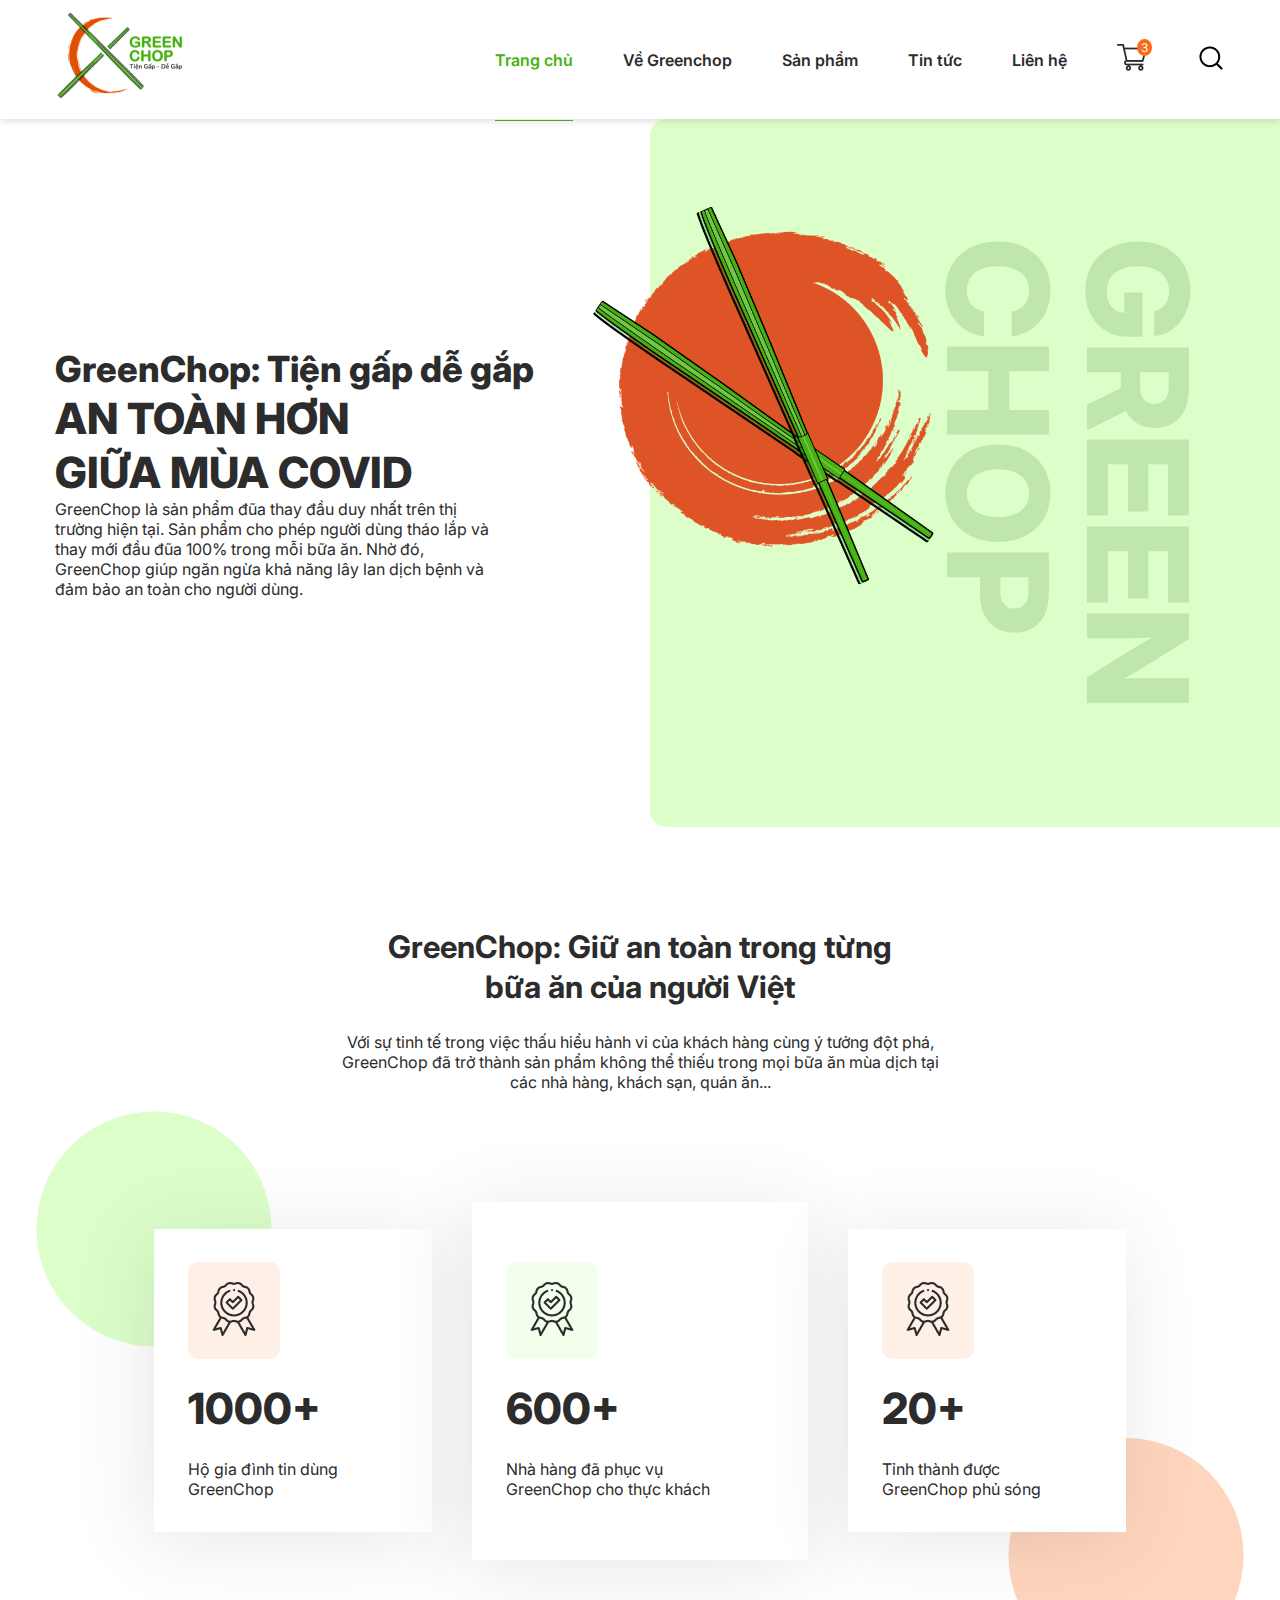
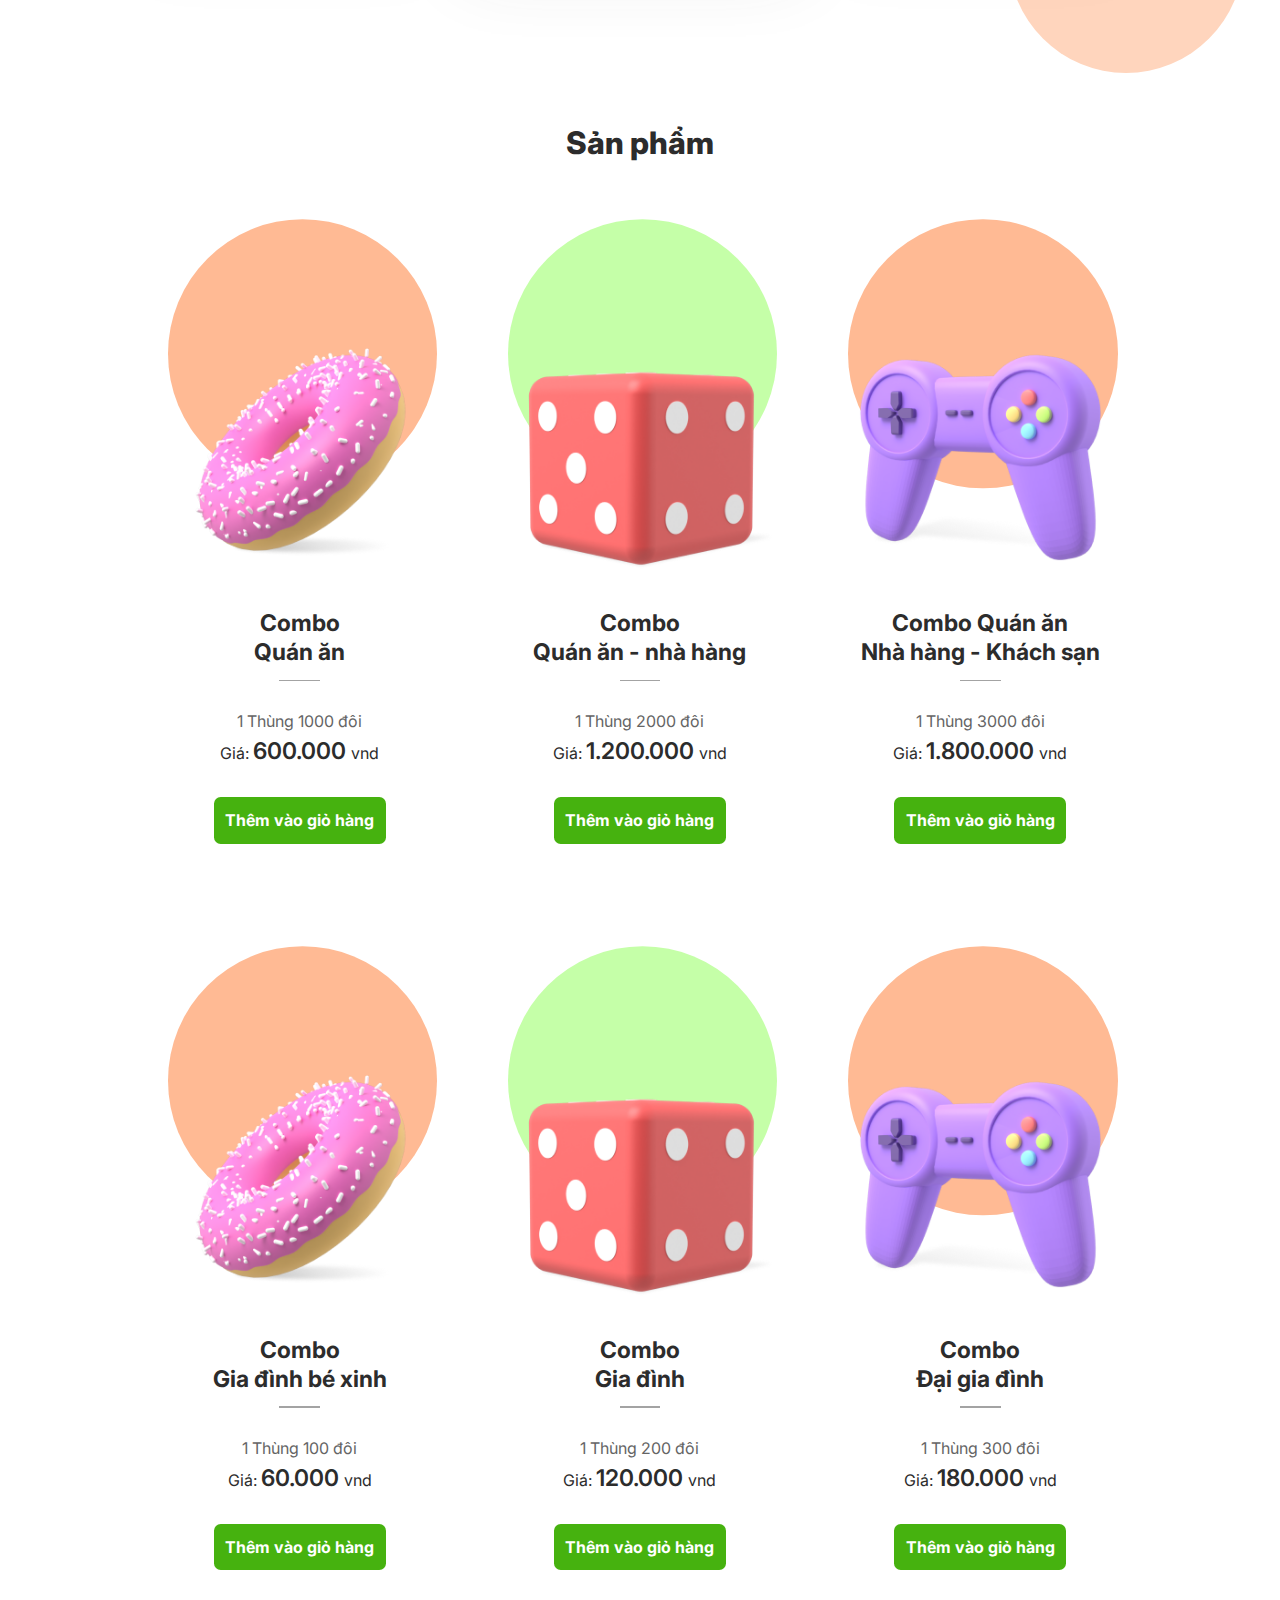
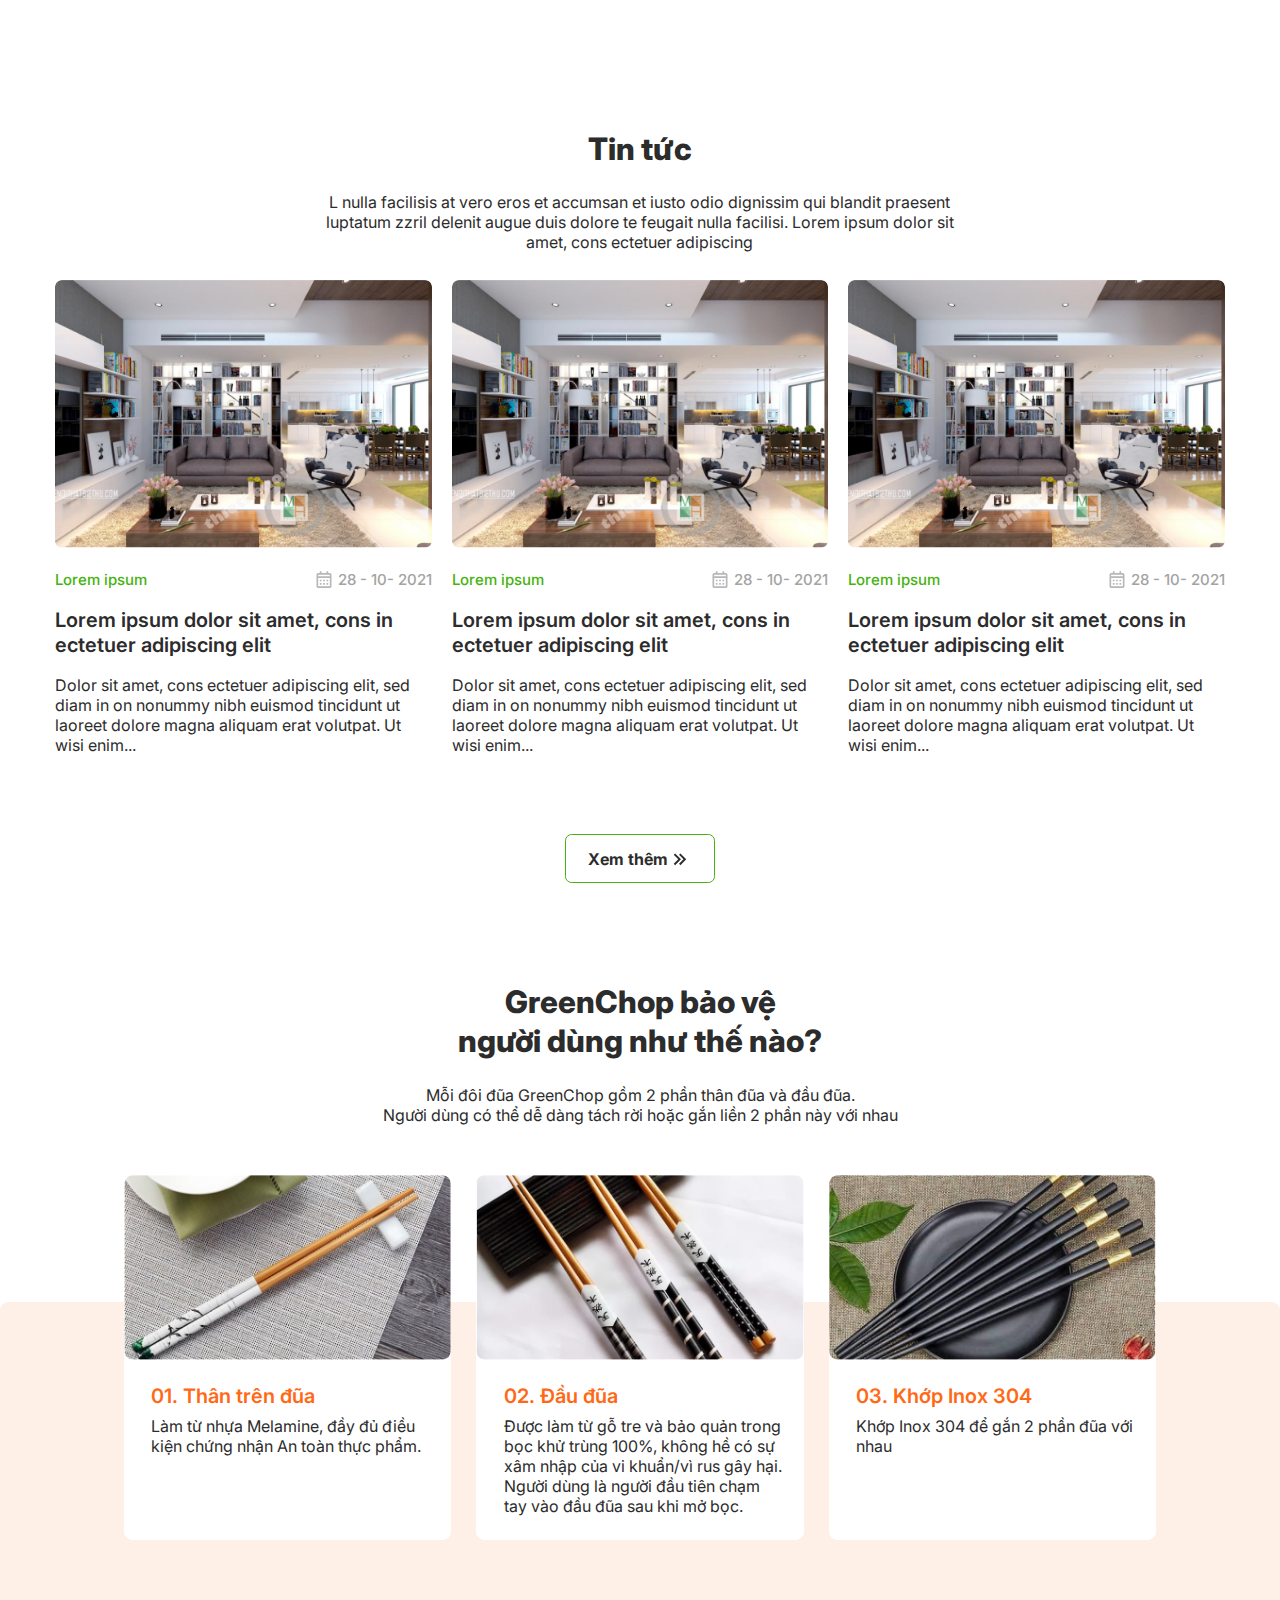
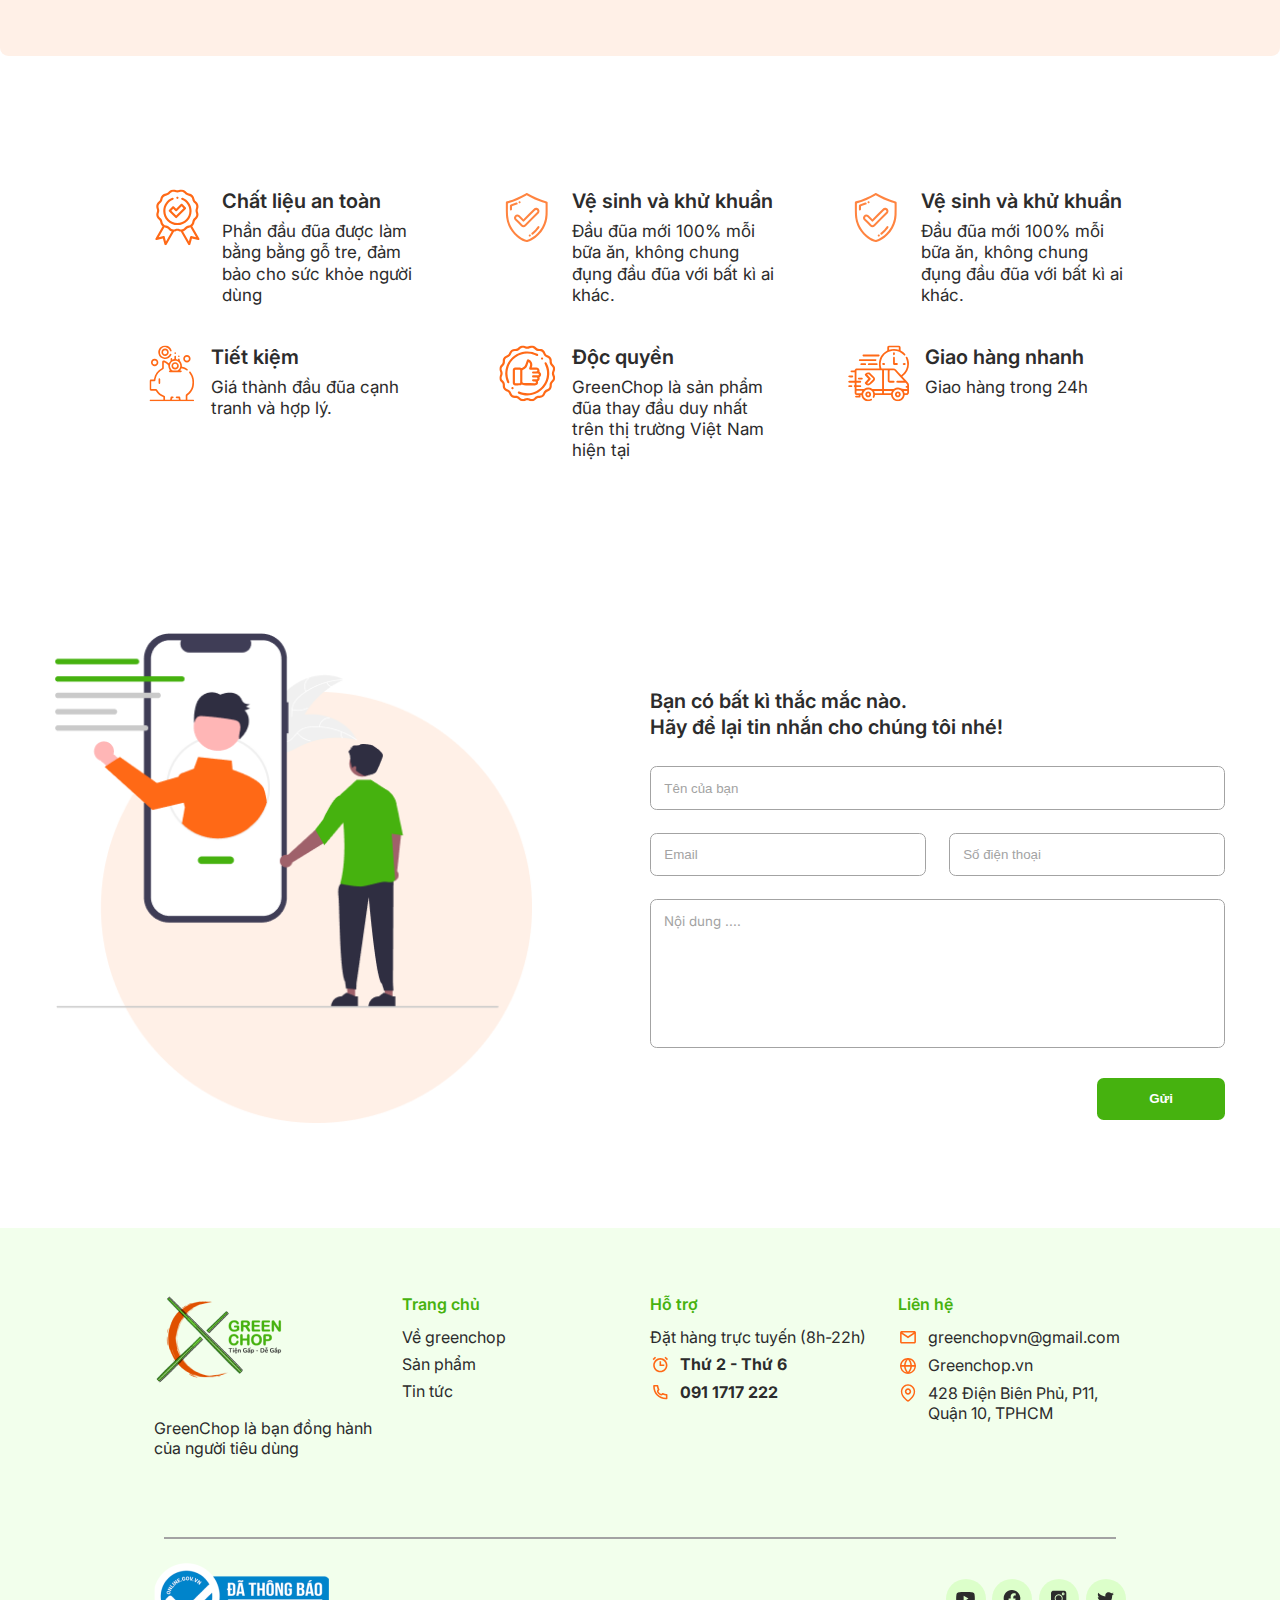
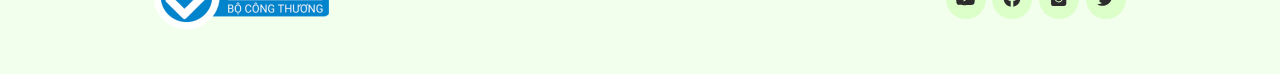
<file: du_an_HTML/index.html>
<!DOCTYPE html>
<html lang="en">
  <head>
    <meta charset="UTF-8" />
    <meta name="viewport" content="width=device-width, initial-scale=1.0" />
    <title>Trang chủ</title>

    <link
      rel="stylesheet"
      href="https://cdnjs.cloudflare.com/ajax/libs/font-awesome/6.5.2/css/all.min.css"
    />
    <link
      rel="stylesheet"
      href="https://cdnjs.cloudflare.com/ajax/libs/animate.css/4.1.1/animate.min.css"
    />

    <link rel="stylesheet" href="css/grid.css" />
    <link rel="stylesheet" href="css/style.css" />
  </head>
  <body>
    <header class="header">
      <div class="container">
        <div class="row align-items-center">
          <div class="col-4 d-lg-none">
            <label for="menu-toggle" class="menu-toggle">
              <i class="fa-solid fa-bars"></i>
            </label>
          </div>
          <div class="col-4 col-lg-2">
            <div class="logo">
              <a href="#">
                <img src="images/logo.png" alt="" />
              </a>
            </div>
            <!-- end logo -->
          </div>
          <div class="col-4 col-lg-10">
            <div class="header-nav">
              <input type="checkbox" id="menu-toggle" hidden />
              <label for="menu-toggle" class="menu-overlay"></label>
              <nav class="menu">
                <ul>
                  <li class="active">
                    <a href="index.html">Trang chủ</a>
                  </li>
                  <li>
                    <a href="greenchop.html">Về Greenchop</a>
                  </li>
                  <li>
                    <a href="products.html">Sản phẩm</a>
                  </li>
                  <li>
                    <a href="news.html">Tin tức</a>
                  </li>
                  <li>
                    <a href="contact.html">Liên hệ</a>
                  </li>
                </ul>
              </nav>
              <!-- end menu -->
              <div class="cart-icon">
                <a href="#">
                  <img src="images/icons/cart-icon.png" alt="" />
                  <span>3</span>
                </a>
              </div>
              <!-- end cart-icon -->
              <div class="search-icon">
                <a href="#">
                  <img src="images/icons/search-icon.png" alt="" />
                </a>
              </div>
              <!-- end search-icon -->
            </div>
            <!-- end header-nav -->
          </div>
        </div>
      </div>
    </header>
    <!-- end header -->

    <div class="home">
      <section class="hero">
        <div class="container">
          <div class="row align-items-center">
            <div class="col-12 col-lg-6">
              <div class="hero-text">
                <h1>GreenChop: Tiện gấp dễ gắp</h1>
                <h2>
                  AN TOÀN HƠN <br />
                  GIỮA MÙA COVID
                </h2>
                <p>
                  GreenChop là sản phẩm đũa thay đầu duy nhất trên thị trường
                  hiện tại. Sản phẩm cho phép người dùng tháo lắp và thay mới
                  đầu đũa 100% trong mỗi bữa ăn. Nhờ đó, GreenChop giúp ngăn
                  ngừa khả năng lây lan dịch bệnh và đảm bảo an toàn cho người
                  dùng.
                </p>
              </div>
              <!-- end hero-text -->
            </div>
            <div class="col-12 col-lg-6">
              <div class="hero-image">
                <img src="images/hero-img.png" alt="" />
                <span>GREEN<br />CHOP</span>
              </div>
              <!-- end hero-image -->
            </div>
          </div>
        </div>
      </section>
      <!-- end hero -->

      <section class="counter">
        <div class="container">
          <div class="counter-heading">
            <h2>
              GreenChop: Giữ an toàn trong từng <br />
              bữa ăn của người Việt
            </h2>
            <p>
              Với sự tinh tế trong việc thấu hiểu hành vi của khách hàng cùng ý
              tưởng đột phá, GreenChop đã trở thành sản phẩm không thể thiếu
              trong mọi bữa ăn mùa dịch tại các nhà hàng, khách sạn, quán ăn...
            </p>
          </div>
          <!-- end counter-heading -->
          <div class="counter-list">
            <div class="row justify-content-center align-items-center">
              <div class="col-12 col-lg-3">
                <div class="counter-item">
                  <span class="counter-icon">
                    <img src="images/icons/quality-icon.png" alt="" />
                  </span>
                  <!-- end counter-icon -->
                  <span class="counter-number">1000+</span>
                  <span class="counter-desc"
                    >Hộ gia đình tin dùng <br />
                    GreenChop
                  </span>
                </div>
                <!-- end counter-item -->
              </div>

              <div class="col-12 col-lg-4">
                <div class="counter-item">
                  <div class="counter-icon">
                    <img src="images/icons/quality-icon.png" alt="" />
                  </div>
                  <!-- end counter-icon -->
                  <span class="counter-number">600+</span>
                  <span class="counter-desc"
                    >Nhà hàng đã phục vụ <br />
                    GreenChop cho thực khách
                  </span>
                </div>
                <!-- end counter-item -->
              </div>

              <div class="col-12 col-lg-3">
                <div class="counter-item">
                  <div class="counter-icon">
                    <img src="images/icons/quality-icon.png" alt="" />
                  </div>
                  <!-- end counter-icon -->
                  <span class="counter-number">20+</span>
                  <span class="counter-desc"
                    >Tỉnh thành được <br />
                    GreenChop phủ sóng
                  </span>
                </div>
                <!-- end counter-item -->
              </div>
            </div>
          </div>
          <!-- end counter-list -->
        </div>
      </section>
      <!-- end counter -->

      <section class="products">
        <div class="container">
          <h2>Sản phẩm</h2>
          <div class="products-list">
            <div class="row">
              <div class="col-6 col-lg-4">
                <div class="product-item">
                  <div class="image">
                    <a href="#">
                      <img src="images/products/product-01.png" alt="" />
                    </a>
                  </div>
                  <!-- end image -->
                  <h3 class="name">
                    <a href="#">Combo <br />Quán ăn</a>
                  </h3>
                  <p class="quantity">1 Thùng 1000 đôi</p>
                  <p class="price">Giá: <span> 600.000 </span> vnd</p>
                  <div class="add-to-cart">
                    <a href="#" class="btn btn-primary">Thêm vào giỏ hàng</a>
                  </div>
                </div>
                <!-- end product-item -->
              </div>
              <!-- end col -->

              <div class="col-6 col-lg-4">
                <div class="product-item">
                  <div class="image">
                    <a href="#">
                      <img src="images/products/product-02.png" alt="" />
                    </a>
                  </div>
                  <!-- end image -->
                  <h3 class="name">
                    <a href="#">Combo <br />Quán ăn - nhà hàng</a>
                  </h3>
                  <p class="quantity">1 Thùng 2000 đôi</p>
                  <p class="price">Giá: <span> 1.200.000 </span> vnd</p>
                  <div class="add-to-cart">
                    <a href="#" class="btn btn-primary">Thêm vào giỏ hàng</a>
                  </div>
                </div>
                <!-- end product-item -->
              </div>
              <!-- end col -->

              <div class="col-6 col-lg-4">
                <div class="product-item">
                  <div class="image">
                    <a href="#">
                      <img src="images/products/product-03.png" alt="" />
                    </a>
                  </div>
                  <!-- end image -->
                  <h3 class="name">
                    <a href="#">Combo Quán ăn <br />Nhà hàng - Khách sạn</a>
                  </h3>
                  <p class="quantity">1 Thùng 3000 đôi</p>
                  <p class="price">Giá: <span> 1.800.000 </span> vnd</p>
                  <div class="add-to-cart">
                    <a href="#" class="btn btn-primary">Thêm vào giỏ hàng</a>
                  </div>
                </div>
                <!-- end product-item -->
              </div>
              <!-- end col -->

              <div class="col-6 col-lg-4">
                <div class="product-item">
                  <div class="image">
                    <a href="#">
                      <img src="images/products/product-01.png" alt="" />
                    </a>
                  </div>
                  <!-- end image -->
                  <h3 class="name">
                    <a href="#">Combo <br />Gia đình bé xinh</a>
                  </h3>
                  <p class="quantity">1 Thùng 100 đôi</p>
                  <p class="price">Giá: <span> 60.000 </span> vnd</p>
                  <div class="add-to-cart">
                    <a href="#" class="btn btn-primary">Thêm vào giỏ hàng</a>
                  </div>
                </div>
                <!-- end product-item -->
              </div>
              <!-- end col -->

              <div class="col-6 col-lg-4">
                <div class="product-item">
                  <div class="image">
                    <a href="#">
                      <img src="images/products/product-02.png" alt="" />
                    </a>
                  </div>
                  <!-- end image -->
                  <h3 class="name">
                    <a href="#">Combo <br />Gia đình</a>
                  </h3>
                  <p class="quantity">1 Thùng 200 đôi</p>
                  <p class="price">Giá: <span> 120.000 </span> vnd</p>
                  <div class="add-to-cart">
                    <a href="#" class="btn btn-primary">Thêm vào giỏ hàng</a>
                  </div>
                </div>
                <!-- end product-item -->
              </div>
              <!-- end col -->

              <div class="col-6 col-lg-4">
                <div class="product-item">
                  <div class="image">
                    <a href="#">
                      <img src="images/products/product-03.png" alt="" />
                    </a>
                  </div>
                  <!-- end image -->
                  <h3 class="name">
                    <a href="#">Combo <br />Đại gia đình</a>
                  </h3>
                  <p class="quantity">1 Thùng 300 đôi</p>
                  <p class="price">Giá: <span> 180.000 </span> vnd</p>
                  <div class="add-to-cart">
                    <a href="#" class="btn btn-primary">Thêm vào giỏ hàng</a>
                  </div>
                </div>
                <!-- end product-item -->
              </div>
              <!-- end col -->
            </div>
          </div>
          <!-- end  products-list-->
        </div>
      </section>
      <!-- end products -->

      <section class="posts">
        <div class="container">
          <div class="posts-heading">
            <h2>Tin tức</h2>
            <p>
              L nulla facilisis at vero eros et accumsan et iusto odio dignissim
              qui blandit praesent luptatum zzril delenit augue duis dolore te
              feugait nulla facilisi. Lorem ipsum dolor sit amet, cons ectetuer
              adipiscing
            </p>
          </div>
          <!-- end posts-heading -->

          <div class="posts-list">
            <div class="row">
              <div class="col-12 col-sm-6 col-lg-4">
                <div class="post-item">
                  <div class="image">
                    <a href="#">
                      <img src="images/posts/post-1.jpg" alt="" />
                    </a>
                  </div>
                  <!-- end images -->
                  <ul class="meta">
                    <li>
                      <a href="#">Lorem ipsum</a>
                    </li>
                    <li>
                      <a href="#"
                        ><svg
                          xmlns="http://www.w3.org/2000/svg"
                          width="20"
                          height="21"
                          viewBox="0 0 20 21"
                          fill="none"
                        >
                          <path
                            d="M15.8333 18.9836H4.16667C3.24619 18.9836 2.5 18.2374 2.5 17.3169V5.65023C2.5 4.72975 3.24619 3.98356 4.16667 3.98356H5.83333V2.31689H7.5V3.98356H12.5V2.31689H14.1667V3.98356H15.8333C16.7538 3.98356 17.5 4.72975 17.5 5.65023V17.3169C17.5 18.2374 16.7538 18.9836 15.8333 18.9836ZM4.16667 8.98356V17.3169H15.8333V8.98356H4.16667ZM4.16667 5.65023V7.31689H15.8333V5.65023H4.16667ZM14.1667 15.6502H12.5V13.9836H14.1667V15.6502ZM10.8333 15.6502H9.16667V13.9836H10.8333V15.6502ZM7.5 15.6502H5.83333V13.9836H7.5V15.6502ZM14.1667 12.3169H12.5V10.6502H14.1667V12.3169ZM10.8333 12.3169H9.16667V10.6502H10.8333V12.3169ZM7.5 12.3169H5.83333V10.6502H7.5V12.3169Z"
                            fill="#B7B7B7"
                          />
                        </svg>
                        <span> 28 - 10- 2021</span></a
                      >
                    </li>
                  </ul>
                  <!-- end meta -->
                  <h3 class="title">
                    <a href="#"
                      >Lorem ipsum dolor sit amet, cons in ectetuer adipiscing
                      elit</a
                    >
                  </h3>
                  <p>
                    Dolor sit amet, cons ectetuer adipiscing elit, sed diam in
                    on nonummy nibh euismod tincidunt ut laoreet dolore magna
                    aliquam erat volutpat. Ut wisi enim...
                  </p>
                </div>
                <!-- end post-item -->
              </div>
              <!-- end col -->

              <div class="col-12 col-sm-6 col-lg-4">
                <div class="post-item">
                  <div class="image">
                    <a href="#">
                      <img src="images/posts/post-1.jpg" alt="" />
                    </a>
                  </div>
                  <!-- end images -->
                  <ul class="meta">
                    <li>
                      <a href="#">Lorem ipsum</a>
                    </li>
                    <li>
                      <a href="#"
                        ><svg
                          xmlns="http://www.w3.org/2000/svg"
                          width="20"
                          height="21"
                          viewBox="0 0 20 21"
                          fill="none"
                        >
                          <path
                            d="M15.8333 18.9836H4.16667C3.24619 18.9836 2.5 18.2374 2.5 17.3169V5.65023C2.5 4.72975 3.24619 3.98356 4.16667 3.98356H5.83333V2.31689H7.5V3.98356H12.5V2.31689H14.1667V3.98356H15.8333C16.7538 3.98356 17.5 4.72975 17.5 5.65023V17.3169C17.5 18.2374 16.7538 18.9836 15.8333 18.9836ZM4.16667 8.98356V17.3169H15.8333V8.98356H4.16667ZM4.16667 5.65023V7.31689H15.8333V5.65023H4.16667ZM14.1667 15.6502H12.5V13.9836H14.1667V15.6502ZM10.8333 15.6502H9.16667V13.9836H10.8333V15.6502ZM7.5 15.6502H5.83333V13.9836H7.5V15.6502ZM14.1667 12.3169H12.5V10.6502H14.1667V12.3169ZM10.8333 12.3169H9.16667V10.6502H10.8333V12.3169ZM7.5 12.3169H5.83333V10.6502H7.5V12.3169Z"
                            fill="#B7B7B7"
                          />
                        </svg>
                        <span>28 - 10- 2021</span></a
                      >
                    </li>
                  </ul>
                  <!-- end meta -->
                  <h3 class="title">
                    <a href="#"
                      >Lorem ipsum dolor sit amet, cons in ectetuer adipiscing
                      elit</a
                    >
                  </h3>
                  <p>
                    Dolor sit amet, cons ectetuer adipiscing elit, sed diam in
                    on nonummy nibh euismod tincidunt ut laoreet dolore magna
                    aliquam erat volutpat. Ut wisi enim...
                  </p>
                </div>
                <!-- end post-item -->
              </div>
              <!-- end col -->

              <div class="col-12 col-sm-6 col-lg-4">
                <div class="post-item">
                  <div class="image">
                    <a href="#">
                      <img src="images/posts/post-1.jpg" alt="" />
                    </a>
                  </div>
                  <!-- end images -->
                  <ul class="meta">
                    <li>
                      <a href="#">Lorem ipsum</a>
                    </li>
                    <li>
                      <a href="#"
                        ><svg
                          xmlns="http://www.w3.org/2000/svg"
                          width="20"
                          height="21"
                          viewBox="0 0 20 21"
                          fill="none"
                        >
                          <path
                            d="M15.8333 18.9836H4.16667C3.24619 18.9836 2.5 18.2374 2.5 17.3169V5.65023C2.5 4.72975 3.24619 3.98356 4.16667 3.98356H5.83333V2.31689H7.5V3.98356H12.5V2.31689H14.1667V3.98356H15.8333C16.7538 3.98356 17.5 4.72975 17.5 5.65023V17.3169C17.5 18.2374 16.7538 18.9836 15.8333 18.9836ZM4.16667 8.98356V17.3169H15.8333V8.98356H4.16667ZM4.16667 5.65023V7.31689H15.8333V5.65023H4.16667ZM14.1667 15.6502H12.5V13.9836H14.1667V15.6502ZM10.8333 15.6502H9.16667V13.9836H10.8333V15.6502ZM7.5 15.6502H5.83333V13.9836H7.5V15.6502ZM14.1667 12.3169H12.5V10.6502H14.1667V12.3169ZM10.8333 12.3169H9.16667V10.6502H10.8333V12.3169ZM7.5 12.3169H5.83333V10.6502H7.5V12.3169Z"
                            fill="#B7B7B7"
                          />
                        </svg>
                        <span>28 - 10- 2021</span></a
                      >
                    </li>
                  </ul>
                  <!-- end meta -->
                  <h3 class="title">
                    <a href="#"
                      >Lorem ipsum dolor sit amet, cons in ectetuer adipiscing
                      elit</a
                    >
                  </h3>
                  <p>
                    Dolor sit amet, cons ectetuer adipiscing elit, sed diam in
                    on nonummy nibh euismod tincidunt ut laoreet dolore magna
                    aliquam erat volutpat. Ut wisi enim...
                  </p>
                </div>
                <!-- end post-item -->
              </div>
              <!-- end col -->
            </div>
          </div>
          <!-- end posts-list -->

          <div class="posts-more">
            <a href="news.html" class="btn btn-outline-primary"
              ><span>Xem thêm</span>
              <svg
                xmlns="http://www.w3.org/2000/svg"
                width="24"
                height="24"
                viewBox="0 0 24 24"
                fill="none"
              >
                <path
                  d="M12.4025 18.1597L11.0268 16.786L15.499 12.3138L11.0268 7.84155L12.4025 6.47363L18.2456 12.3167L12.4035 18.1597H12.4025ZM7.1282 18.1597L5.75348 16.786L10.2257 12.3138L5.75348 7.84836L7.1282 6.47363L12.9722 12.3167L7.12917 18.1597H7.1282Z"
                  fill="#2C2C2C"
                />
              </svg>
            </a>
          </div>
        </div>
      </section>
      <!-- end posts -->

      <section class="feature">
        <div class="container">
          <div class="feature-heading">
            <h2>
              GreenChop bảo vệ <br />
              người dùng như thế nào?
            </h2>
            <p>
              Mỗi đôi đũa GreenChop gồm 2 phần thân đũa và đầu đũa. <br />
              Người dùng có thể dễ dàng tách rời hoặc gắn liền 2 phần này với
              nhau
            </p>
          </div>
          <!-- end feature-heading -->

          <div class="feature-list">
            <div class="feature-item">
              <div class="image">
                <img src="images/features/feature-01.png" alt="" />
              </div>
              <!-- end image -->
              <div class="info">
                <h3>01. Thân trên đũa</h3>
                <p>
                  Làm từ nhựa Melamine, đầy đủ điều kiện chứng nhận An toàn thực
                  phẩm.
                </p>
              </div>
              <!-- end info -->
            </div>
            <!-- end feature-item -->

            <div class="feature-item">
              <div class="image">
                <img src="images/features/feature-02.png" alt="" />
              </div>
              <!-- end image -->
              <div class="info">
                <h3>02. Đầu đũa</h3>
                <p>
                  Được làm từ gỗ tre và bảo quản trong bọc khử trùng 100%, không
                  hề có sự xâm nhập của vi khuẩn/vì rus gây hại. Người dùng là
                  người đầu tiên chạm tay vào đầu đũa sau khi mở bọc.
                </p>
              </div>
              <!-- end info -->
            </div>
            <!-- end feature-item  -->

            <div class="feature-item">
              <div class="image">
                <img src="images/features/feature-03.png" alt="" />
              </div>
              <!-- end image -->
              <div class="info">
                <h3>03. Khớp Inox 304</h3>
                <p>Khớp Inox 304 để gắn 2 phần đũa với nhau</p>
              </div>
              <!-- end info -->
            </div>
            <!-- end feature-item  -->
          </div>
          <!-- end feature-list -->
        </div>
      </section>
      <!-- end features -->

      <section class="quality">
        <div class="container">
          <div class="quality-list">
            <div class="row">
              <div class="col-12 col-md-6 col-xl-4">
                <div class="quality-item">
                  <div class="image">
                    <svg
                      xmlns="http://www.w3.org/2000/svg"
                      width="57"
                      height="57"
                      viewBox="0 0 57 57"
                      fill="none"
                    >
                      <g clip-path="url(#clip0_73_475)">
                        <path
                          d="M50.3187 49.4431L43.2555 37.2094C44.427 36.2229 45.2366 34.8199 45.4529 33.23C45.5998 32.149 46.1558 31.1858 47.0185 30.518C49.2549 28.7869 50.0688 25.7497 48.9977 23.1322C48.5844 22.1224 48.5844 21.0103 48.9977 20.0007C50.0688 17.3831 49.2549 14.346 47.0185 12.6148C46.1558 11.947 45.5997 10.9838 45.4529 9.90277C45.0717 7.10043 42.8483 4.87701 40.0459 4.49604C38.965 4.34902 38.0018 3.793 37.3341 2.93029C35.6028 0.693776 32.566 -0.119966 29.9482 0.951172C28.9384 1.36442 27.8263 1.36442 26.8167 0.951172C24.1993 -0.120075 21.162 0.693776 19.4308 2.93029C18.763 3.793 17.7998 4.34902 16.7188 4.49604C13.9163 4.87711 11.693 7.10043 11.3121 9.90288C11.165 10.9839 10.609 11.9471 9.7463 12.6149C7.50979 14.3461 6.69605 17.3833 7.76718 20.0008C8.18044 21.0104 8.18044 22.1226 7.76718 23.1323C6.69594 25.7497 7.50979 28.7869 9.7463 30.5181C10.609 31.1859 11.165 32.1491 11.3121 33.23C11.5311 34.8408 12.3595 36.2595 13.5559 37.2477L6.51478 49.4431C6.29425 49.8252 6.32544 50.3025 6.59407 50.6524C6.86259 51.0023 7.31532 51.1561 7.74166 51.042L13.8789 49.3975L15.5163 55.5083C15.6305 55.9344 15.9901 56.2497 16.4275 56.3073C16.4752 56.3137 16.5229 56.3167 16.5701 56.3167C16.956 56.3167 17.3179 56.1117 17.5143 55.7714L25.1121 42.6118C25.6882 42.5497 26.2618 42.4087 26.8166 42.1816C27.8263 41.7684 28.9385 41.7684 29.9481 42.1816C30.5264 42.4184 31.1254 42.5627 31.7263 42.6203L39.319 55.7714C39.5156 56.1118 39.8773 56.3167 40.2632 56.3167C40.3105 56.3167 40.3581 56.3137 40.406 56.3073C40.8433 56.2497 41.2029 55.9344 41.3171 55.5083L42.9546 49.3975L49.0919 51.042C49.5177 51.1561 49.9708 51.0025 50.2394 50.6524C50.5079 50.3025 50.5392 49.8252 50.3187 49.4431ZM16.9417 52.4005L15.7035 47.7795C15.6286 47.5 15.4459 47.2618 15.1953 47.1172C14.9448 46.9726 14.6473 46.9334 14.3678 47.0083L9.72034 48.2535L15.451 38.3277C15.8562 38.4726 16.2803 38.5772 16.7187 38.6369C17.7997 38.7839 18.7629 39.3399 19.4307 40.2026C20.2783 41.2976 21.4391 42.0507 22.7102 42.4093L16.9417 52.4005ZM25.9903 40.1629C24.277 40.8642 22.2889 40.3314 21.1556 38.8676C20.1354 37.5496 18.664 36.7 17.0125 36.4755C15.1781 36.2261 13.7226 34.7707 13.4733 32.9362C13.2487 31.2847 12.3992 29.8134 11.0813 28.7931C9.61727 27.6599 9.08459 25.6718 9.78578 23.9584C10.4172 22.4159 10.4172 20.717 9.78578 19.1745C9.08459 17.4612 9.61727 15.473 11.0813 14.3398C12.3992 13.3196 13.2487 11.8483 13.4733 10.1967C13.7227 8.36232 15.1781 6.90683 17.0125 6.6574C18.664 6.43294 20.1354 5.58343 21.1556 4.26547C21.9548 3.23294 23.1789 2.66373 24.4323 2.66373C24.9561 2.66373 25.4852 2.76331 25.9902 2.96999C27.5328 3.60126 29.2318 3.60126 30.7742 2.96999C32.4874 2.26869 34.4757 2.80148 35.6089 4.26547C36.6291 5.58343 38.1004 6.43294 39.7518 6.6574C41.5862 6.90683 43.0417 8.36221 43.2911 10.1967C43.5157 11.8483 44.3652 13.3196 45.6831 14.3398C47.1471 15.473 47.6798 17.4611 46.9786 19.1745C46.3473 20.717 46.3473 22.4159 46.9786 23.9584C47.6798 25.6718 47.147 27.6599 45.6831 28.7931C44.3652 29.8133 43.5157 31.2846 43.2911 32.9361C43.0417 34.7706 41.5862 36.2261 39.7519 36.4754C38.1003 36.6999 36.629 37.5494 35.6088 38.8675C34.4755 40.3316 32.4874 40.8641 30.7742 40.1628C29.2317 39.5317 27.5329 39.5317 25.9903 40.1629ZM42.4656 47.0083C41.8835 46.8522 41.2858 47.1977 41.1298 47.7795L39.8915 52.4005L34.1132 42.392C35.3612 42.0269 36.4994 41.2806 37.334 40.2026C38.0017 39.3398 38.9649 38.7838 40.0458 38.6369C40.5047 38.5745 40.9477 38.4618 41.3699 38.3062L47.1129 48.2535L42.4656 47.0083Z"
                          fill="#FF6916"
                        />
                        <path
                          d="M23.426 17.5321L20.0326 20.9253C19.8281 21.1298 19.7131 21.4073 19.7131 21.6965C19.7131 21.9858 19.8281 22.2632 20.0326 22.4677L26.3969 28.8322C26.6014 29.0367 26.8789 29.1516 27.1681 29.1516C27.4574 29.1516 27.7348 29.0367 27.9393 28.8322L36.801 19.9706C37.2269 19.5447 37.2269 18.8541 36.801 18.4282L33.4077 15.0348C33.2031 14.8303 32.9257 14.7153 32.6365 14.7153C32.3472 14.7153 32.0698 14.8303 31.8653 15.0348L27.1682 19.7319L24.9686 17.5322C24.7641 17.3277 24.4866 17.2127 24.1974 17.2127C23.9079 17.2126 23.6305 17.3276 23.426 17.5321ZM26.3968 22.0456C26.6013 22.2501 26.8788 22.365 27.168 22.365C27.4573 22.365 27.7347 22.2501 27.9392 22.0456L32.6363 17.3484L34.4872 19.1994L27.168 26.5186L22.3462 21.6967L24.1972 19.8458L26.3968 22.0456Z"
                          fill="#FF6916"
                        />
                        <path
                          d="M42.5953 21.9334C42.5953 19.0361 41.727 16.2497 40.0845 13.8754C38.4804 11.5569 36.2523 9.78407 33.6411 8.74859C33.0809 8.52664 32.4472 8.80051 32.2252 9.36045C32.0031 9.9204 32.2771 10.5543 32.8369 10.7764C37.4398 12.6016 40.4141 16.981 40.4141 21.9334C40.4141 28.5487 35.0321 33.9306 28.4168 33.9306C21.8015 33.9306 16.4195 28.5487 16.4195 21.9334C16.4195 16.9809 19.3937 12.6015 23.9967 10.7762C24.5566 10.5542 24.8306 9.92029 24.6085 9.36035C24.3865 8.8004 23.7525 8.52643 23.1926 8.74848C20.5813 9.78407 18.3531 11.5568 16.7491 13.8752C15.1065 16.2496 14.2382 19.036 14.2382 21.9333C14.2382 29.7513 20.5987 36.1119 28.4168 36.1119C36.2349 36.112 42.5953 29.7514 42.5953 21.9334Z"
                          fill="#FF6916"
                        />
                        <path
                          d="M28.4166 9.93572C28.7035 9.93572 28.9849 9.82011 29.1876 9.61615C29.3905 9.41329 29.5073 9.13299 29.5073 8.84506C29.5073 8.55821 29.3906 8.27682 29.1876 8.07396C28.9849 7.8711 28.7035 7.75439 28.4166 7.75439C28.1298 7.75439 27.8484 7.8711 27.6456 8.07396C27.4427 8.27682 27.326 8.55821 27.326 8.84506C27.326 9.13299 27.4427 9.41329 27.6456 9.61615C27.8484 9.82011 28.1298 9.93572 28.4166 9.93572Z"
                          fill="#FF6916"
                        />
                      </g>
                      <defs>
                        <clipPath id="clip0_73_475">
                          <rect
                            width="55.8333"
                            height="55.8333"
                            fill="white"
                            transform="translate(0.500031 0.483398)"
                          />
                        </clipPath>
                      </defs>
                    </svg>
                  </div>
                  <!-- end image -->

                  <div class="info">
                    <h3>Chất liệu an toàn</h3>
                    <p>
                      Phần đầu đũa được làm bằng bằng gỗ tre, đảm bảo cho sức
                      khỏe người dùng
                    </p>
                  </div>
                  <!-- end info -->
                </div>
                <!-- end quality-item -->
              </div>
              <!-- end col -->
              <div class="col-12 col-md-6 col-xl-4">
                <div class="quality-item">
                  <div class="image">
                    <svg
                      xmlns="http://www.w3.org/2000/svg"
                      width="57"
                      height="57"
                      viewBox="0 0 57 57"
                      fill="none"
                    >
                      <path
                        d="M28.0429 4.03394C34.1962 7.63929 40.6822 10.4658 47.5577 12.3845C48.4577 12.6347 48.6589 12.9132 48.6563 13.8519C48.646 17.808 48.7156 21.7667 48.5918 25.7176C48.4422 30.4861 47.1657 34.9812 44.824 39.1513C41.9279 44.3118 37.8377 48.2936 32.7082 51.2104C31.3259 51.997 29.8894 52.6881 28.2982 52.9744C27.3053 53.1523 26.4053 52.8326 25.5155 52.4896C22.5987 51.3626 20.0327 49.6476 17.6704 47.6308C14.0522 44.5413 11.2411 40.8379 9.35075 36.4537C8.2676 33.9419 7.48618 31.3371 7.19218 28.6164C6.99618 26.7801 6.89818 24.9311 6.86724 23.0845C6.81566 20.0233 6.85176 16.9596 6.85176 13.8984C6.85176 12.8977 7.03745 12.6424 8.00197 12.3742C14.5834 10.5432 20.8219 7.89718 26.7225 4.45946C26.97 4.31504 27.2176 4.17836 27.4678 4.03651C27.6586 4.03394 27.8495 4.03394 28.0429 4.03394ZM8.92007 20.3947C8.89944 20.3947 8.87623 20.3973 8.8556 20.3973C8.93039 22.5481 8.94586 24.7015 9.09028 26.8472C9.33012 30.3958 10.3024 33.7613 11.8755 36.9515C13.6344 40.5233 16.0844 43.5561 19.1043 46.1273C21.2242 47.93 23.5401 49.4413 26.1241 50.5218C27.1402 50.9474 28.1331 51.1021 29.1647 50.6069C29.6083 50.3929 30.0751 50.2278 30.5161 50.0086C34.5005 48.0435 37.8377 45.2737 40.5791 41.7921C44.2025 37.1862 46.196 31.9225 46.4874 26.089C46.6783 22.2696 46.5648 18.4373 46.5983 14.6102C46.6009 14.3548 46.5055 14.2439 46.2708 14.1769C45.4765 13.9474 44.6847 13.7127 43.8982 13.4574C38.4179 11.6727 33.1724 9.35686 28.1692 6.49682C27.8959 6.3395 27.6844 6.29824 27.3852 6.47103C21.6832 9.76175 15.6666 12.3252 9.33786 14.1511C8.98712 14.2517 8.90975 14.4167 8.91233 14.7494C8.92781 16.6295 8.92007 18.5121 8.92007 20.3947Z"
                        fill="#FF8440"
                      />
                      <path
                        d="M24.5486 30.1843C24.6569 30.027 24.7446 29.8465 24.8787 29.7124C28.1101 26.4706 31.3518 23.2392 34.5832 19.9949C35.6199 18.9556 36.8243 18.5636 38.2401 19.0227C40.3961 19.7216 41.2059 22.4449 39.7978 24.2218C39.6405 24.4204 39.4703 24.6138 39.2898 24.7918C35.2202 28.8665 31.1481 32.9386 27.0759 37.0107C25.4151 38.6716 23.4809 38.6742 21.8252 37.0185C19.9168 35.1127 18.0058 33.212 16.1077 31.2984C14.7434 29.9213 14.6326 28.0438 15.8085 26.6434C16.982 25.2431 19.1044 25.0084 20.4661 26.2256C21.6885 27.3191 22.8155 28.5209 23.9786 29.6814C24.123 29.8258 24.2159 30.0218 24.3345 30.1946C24.4041 30.192 24.4763 30.1895 24.5486 30.1843ZM38.4155 22.4449C38.4284 21.5836 38.0519 21.1039 37.4484 20.9491C36.8346 20.7918 36.4168 21.1013 36.0171 21.501C32.4994 25.0239 28.9792 28.5415 25.4589 32.0592C24.6852 32.8329 24.2056 32.8355 23.4396 32.0695C22.1192 30.7517 20.7988 29.4313 19.4784 28.1134C18.7898 27.4248 18.0187 27.3423 17.4616 27.8891C17.0413 28.3017 16.8298 29.1966 17.6473 29.9109C18.0419 30.2565 18.3952 30.6511 18.7692 31.0225C20.3268 32.5801 21.8794 34.1404 23.4422 35.6903C24.0947 36.3376 24.7961 36.3299 25.4538 35.6903C25.6369 35.5124 25.8148 35.3293 25.9953 35.1488C29.9437 31.2004 33.8946 27.2572 37.8327 23.2985C38.1163 23.0123 38.2994 22.6203 38.4155 22.4449Z"
                        fill="#FF8440"
                      />
                      <path
                        d="M10.9214 18.4993C10.9214 17.9088 10.9162 17.3208 10.9214 16.7302C10.9291 16.0597 11.1587 15.7373 11.7853 15.5155C13.5674 14.8811 15.3469 14.2493 17.1315 13.62C17.8149 13.3802 18.3952 13.5942 18.6144 14.159C18.8439 14.7444 18.5551 15.3092 17.8433 15.5722C16.412 16.1009 14.9832 16.6348 13.5339 17.1093C13.0929 17.2537 12.982 17.4549 13 17.8804C13.0336 18.7082 13.0155 19.5387 13.0078 20.3665C13 21.086 12.5874 21.5451 11.9659 21.5425C11.3676 21.5399 10.9472 21.1015 10.9266 20.4078C10.9059 19.7759 10.9214 19.1389 10.9214 18.4993Z"
                        fill="#FF8440"
                      />
                      <path
                        d="M39.4755 37.1216C40.2672 37.1216 40.7417 37.9288 40.3523 38.656C40.1511 39.0326 39.8855 39.3781 39.6353 39.7263C38.057 41.9132 36.1667 43.7984 34.0494 45.4593C33.3789 45.9854 32.6026 45.7894 32.3447 45.0415C32.2132 44.6572 32.2957 44.3091 32.5768 44.0305C32.8476 43.7623 33.1442 43.5199 33.4407 43.2775C35.3749 41.6889 37.0513 39.8681 38.4516 37.7895C38.7972 37.2789 39.0551 37.1216 39.4755 37.1216Z"
                        fill="#FF8440"
                      />
                      <path
                        d="M30.8796 45.3897C31.4366 45.4181 31.8879 45.9235 31.8467 46.4728C31.8054 47.0247 31.2715 47.5018 30.7171 47.4812C30.1446 47.4606 29.719 46.9938 29.7422 46.4135C29.768 45.8126 30.2683 45.3613 30.8796 45.3897Z"
                        fill="#FF8440"
                      />
                      <path
                        d="M21.6215 13.3053C21.6319 13.865 21.1264 14.3627 20.5461 14.3601C20.0278 14.3575 19.5532 13.8779 19.5378 13.3389C19.5223 12.8102 20.0174 12.3021 20.5668 12.2815C21.1058 12.2634 21.6112 12.7534 21.6215 13.3053Z"
                        fill="#FF8440"
                      />
                    </svg>
                  </div>
                  <!-- end image -->

                  <div class="info">
                    <h3>Vệ sinh và khử khuẩn</h3>
                    <p>
                      Đầu đũa mới 100% mỗi bữa ăn, không chung đụng đầu đũa với
                      bất kì ai khác.
                    </p>
                  </div>
                  <!-- end info -->
                </div>
                <!-- end quality-item -->
              </div>
              <!-- end col -->
              <div class="col-12 col-md-6 col-xl-4">
                <div class="quality-item">
                  <div class="image">
                    <svg
                      xmlns="http://www.w3.org/2000/svg"
                      width="57"
                      height="57"
                      viewBox="0 0 57 57"
                      fill="none"
                    >
                      <path
                        d="M28.0429 4.03394C34.1962 7.63929 40.6822 10.4658 47.5577 12.3845C48.4577 12.6347 48.6589 12.9132 48.6563 13.8519C48.646 17.808 48.7156 21.7667 48.5918 25.7176C48.4422 30.4861 47.1657 34.9812 44.824 39.1513C41.9279 44.3118 37.8377 48.2936 32.7082 51.2104C31.3259 51.997 29.8894 52.6881 28.2982 52.9744C27.3053 53.1523 26.4053 52.8326 25.5155 52.4896C22.5987 51.3626 20.0327 49.6476 17.6704 47.6308C14.0522 44.5413 11.2411 40.8379 9.35075 36.4537C8.2676 33.9419 7.48618 31.3371 7.19218 28.6164C6.99618 26.7801 6.89818 24.9311 6.86724 23.0845C6.81566 20.0233 6.85176 16.9596 6.85176 13.8984C6.85176 12.8977 7.03745 12.6424 8.00197 12.3742C14.5834 10.5432 20.8219 7.89718 26.7225 4.45946C26.97 4.31504 27.2176 4.17836 27.4678 4.03651C27.6586 4.03394 27.8495 4.03394 28.0429 4.03394ZM8.92007 20.3947C8.89944 20.3947 8.87623 20.3973 8.8556 20.3973C8.93039 22.5481 8.94586 24.7015 9.09028 26.8472C9.33012 30.3958 10.3024 33.7613 11.8755 36.9515C13.6344 40.5233 16.0844 43.5561 19.1043 46.1273C21.2242 47.93 23.5401 49.4413 26.1241 50.5218C27.1402 50.9474 28.1331 51.1021 29.1647 50.6069C29.6083 50.3929 30.0751 50.2278 30.5161 50.0086C34.5005 48.0435 37.8377 45.2737 40.5791 41.7921C44.2025 37.1862 46.196 31.9225 46.4874 26.089C46.6783 22.2696 46.5648 18.4373 46.5983 14.6102C46.6009 14.3548 46.5055 14.2439 46.2708 14.1769C45.4765 13.9474 44.6847 13.7127 43.8982 13.4574C38.4179 11.6727 33.1724 9.35686 28.1692 6.49682C27.8959 6.3395 27.6844 6.29824 27.3852 6.47103C21.6832 9.76175 15.6666 12.3252 9.33786 14.1511C8.98712 14.2517 8.90975 14.4167 8.91233 14.7494C8.92781 16.6295 8.92007 18.5121 8.92007 20.3947Z"
                        fill="#FF8440"
                      />
                      <path
                        d="M24.5486 30.1843C24.6569 30.027 24.7446 29.8465 24.8787 29.7124C28.1101 26.4706 31.3518 23.2392 34.5832 19.9949C35.6199 18.9556 36.8243 18.5636 38.2401 19.0227C40.3961 19.7216 41.2059 22.4449 39.7978 24.2218C39.6405 24.4204 39.4703 24.6138 39.2898 24.7918C35.2202 28.8665 31.1481 32.9386 27.0759 37.0107C25.4151 38.6716 23.4809 38.6742 21.8252 37.0185C19.9168 35.1127 18.0058 33.212 16.1077 31.2984C14.7434 29.9213 14.6326 28.0438 15.8085 26.6434C16.982 25.2431 19.1044 25.0084 20.4661 26.2256C21.6885 27.3191 22.8155 28.5209 23.9786 29.6814C24.123 29.8258 24.2159 30.0218 24.3345 30.1946C24.4041 30.192 24.4763 30.1895 24.5486 30.1843ZM38.4155 22.4449C38.4284 21.5836 38.0519 21.1039 37.4484 20.9491C36.8346 20.7918 36.4168 21.1013 36.0171 21.501C32.4994 25.0239 28.9792 28.5415 25.4589 32.0592C24.6852 32.8329 24.2056 32.8355 23.4396 32.0695C22.1192 30.7517 20.7988 29.4313 19.4784 28.1134C18.7898 27.4248 18.0187 27.3423 17.4616 27.8891C17.0413 28.3017 16.8298 29.1966 17.6473 29.9109C18.0419 30.2565 18.3952 30.6511 18.7692 31.0225C20.3268 32.5801 21.8794 34.1404 23.4422 35.6903C24.0947 36.3376 24.7961 36.3299 25.4538 35.6903C25.6369 35.5124 25.8148 35.3293 25.9953 35.1488C29.9437 31.2004 33.8946 27.2572 37.8327 23.2985C38.1163 23.0123 38.2994 22.6203 38.4155 22.4449Z"
                        fill="#FF8440"
                      />
                      <path
                        d="M10.9214 18.4993C10.9214 17.9088 10.9162 17.3208 10.9214 16.7302C10.9291 16.0597 11.1587 15.7373 11.7853 15.5155C13.5674 14.8811 15.3469 14.2493 17.1315 13.62C17.8149 13.3802 18.3952 13.5942 18.6144 14.159C18.8439 14.7444 18.5551 15.3092 17.8433 15.5722C16.412 16.1009 14.9832 16.6348 13.5339 17.1093C13.0929 17.2537 12.982 17.4549 13 17.8804C13.0336 18.7082 13.0155 19.5387 13.0078 20.3665C13 21.086 12.5874 21.5451 11.9659 21.5425C11.3676 21.5399 10.9472 21.1015 10.9266 20.4078C10.9059 19.7759 10.9214 19.1389 10.9214 18.4993Z"
                        fill="#FF8440"
                      />
                      <path
                        d="M39.4755 37.1216C40.2672 37.1216 40.7417 37.9288 40.3523 38.656C40.1511 39.0326 39.8855 39.3781 39.6353 39.7263C38.057 41.9132 36.1667 43.7984 34.0494 45.4593C33.3789 45.9854 32.6026 45.7894 32.3447 45.0415C32.2132 44.6572 32.2957 44.3091 32.5768 44.0305C32.8476 43.7623 33.1442 43.5199 33.4407 43.2775C35.3749 41.6889 37.0513 39.8681 38.4516 37.7895C38.7972 37.2789 39.0551 37.1216 39.4755 37.1216Z"
                        fill="#FF8440"
                      />
                      <path
                        d="M30.8796 45.3897C31.4366 45.4181 31.8879 45.9235 31.8467 46.4728C31.8054 47.0247 31.2715 47.5018 30.7171 47.4812C30.1446 47.4606 29.719 46.9938 29.7422 46.4135C29.768 45.8126 30.2683 45.3613 30.8796 45.3897Z"
                        fill="#FF8440"
                      />
                      <path
                        d="M21.6215 13.3053C21.6319 13.865 21.1264 14.3627 20.5461 14.3601C20.0278 14.3575 19.5532 13.8779 19.5378 13.3389C19.5223 12.8102 20.0174 12.3021 20.5668 12.2815C21.1058 12.2634 21.6112 12.7534 21.6215 13.3053Z"
                        fill="#FF8440"
                      />
                    </svg>
                  </div>
                  <!-- end image -->

                  <div class="info">
                    <h3>Vệ sinh và khử khuẩn</h3>
                    <p>
                      Đầu đũa mới 100% mỗi bữa ăn, không chung đụng đầu đũa với
                      bất kì ai khác.
                    </p>
                  </div>
                  <!-- end info -->
                </div>
                <!-- end quality-item -->
              </div>
              <!-- end col -->
              <div class="col-12 col-md-6 col-xl-4">
                <div class="quality-item">
                  <div class="image">
                    <svg
                      xmlns="http://www.w3.org/2000/svg"
                      width="46"
                      height="57"
                      viewBox="0 0 46 57"
                      fill="none"
                    >
                      <g clip-path="url(#clip0_73_486)">
                        <path
                          d="M0.97053 56.3168C0.830692 56.1347 0.638414 55.973 0.559755 55.7676C0.333975 55.1733 0.770969 54.6839 1.50512 54.6839C5.55897 54.681 9.61283 54.6824 13.6667 54.6824C13.8823 54.6824 14.0993 54.6824 14.3892 54.6824C14.3892 53.8973 14.4008 53.1427 14.3761 52.3882C14.3717 52.279 14.2027 52.1318 14.0775 52.0779C11.0345 50.7961 8.65872 48.7422 6.902 45.9498C6.79858 45.7852 6.50434 45.657 6.29604 45.6541C4.91513 45.6279 3.53277 45.6468 2.15187 45.6381C1.04773 45.6323 0.511686 45.1064 0.507316 44.0008C0.498576 41.3832 0.498576 38.7671 0.507316 36.1495C0.511686 35.0191 1.05065 34.5093 2.19703 34.5078C2.96031 34.5064 3.7236 34.5006 4.48688 34.5108C4.74762 34.5151 4.85978 34.4438 4.90931 34.1582C5.76727 29.229 8.39507 25.5538 12.781 23.1445C13.0811 22.9799 13.1656 22.7833 13.1627 22.4555C13.1467 20.7105 13.2137 18.964 13.1379 17.2218C13.0767 15.8147 14.1867 15.1024 15.4423 15.6122C17.0476 16.2619 18.4926 17.1257 19.671 18.2735C20.2842 17.4738 20.8975 16.6872 21.4903 15.8861C21.5748 15.771 21.585 15.5845 21.5894 15.4287C21.601 14.9203 21.5821 14.4105 21.5981 13.9021C21.6156 13.3486 21.9361 13.0179 22.424 13.015C22.9208 13.0121 23.2179 13.3253 23.2471 13.8948C23.2587 14.1293 23.2485 14.3653 23.2485 14.6435C23.9798 14.4411 24.6658 14.2517 25.3898 14.0521C25.3898 13.2451 25.3854 12.428 25.3912 11.6122C25.3956 11.0136 25.6971 10.6479 26.1778 10.6319C26.6833 10.6144 27.0212 10.9975 27.0271 11.6108C27.0329 12.3012 27.046 12.9931 27.0212 13.6821C27.0096 14.0172 27.113 14.1585 27.4495 14.2255C27.9579 14.326 28.4546 14.492 28.9673 14.6319C29.0008 14.4556 29.0096 14.2706 29.0722 14.106C29.2149 13.7215 29.5048 13.5292 29.92 13.57C30.3322 13.6122 30.5755 13.8511 30.641 14.2604C30.8508 15.5598 31.0095 15.9487 31.7481 17.0266C32.5958 18.2648 33.0124 19.6326 32.9192 21.1344C32.8944 21.5364 33.0095 21.6835 33.4203 21.7782C35.1872 22.1831 36.8259 22.9027 38.3292 23.9209C38.8405 24.2676 38.9861 24.7468 38.7094 25.162C38.4224 25.5917 37.9577 25.6543 37.4232 25.2989C35.9388 24.3142 34.3278 23.6398 32.5915 23.2829C32.1341 24.0185 31.6796 24.7512 31.1785 25.5567C31.4072 25.5567 31.6432 25.5509 31.8792 25.5582C32.4239 25.5742 32.7866 25.8947 32.7954 26.3594C32.8027 26.824 32.4356 27.1882 31.9054 27.1896C28.1793 27.1955 24.4532 27.1955 20.7256 27.1896C20.1954 27.1882 19.837 26.824 19.8487 26.3535C19.8589 25.9049 20.1997 25.5902 20.711 25.5597C20.8348 25.5524 20.9587 25.5582 21.1553 25.5582C21.0504 25.4023 20.9922 25.296 20.9164 25.2057C19.8458 23.9297 19.3549 22.4453 19.3097 20.7935C19.3039 20.591 19.2602 20.3478 19.1408 20.1948C18.0293 18.7673 16.5814 17.8117 14.8116 17.1635C14.8116 17.6515 14.8116 18.0783 14.8116 18.5051C14.8116 20.0317 14.7898 21.5582 14.8218 23.0848C14.8349 23.7141 14.6033 24.0797 14.0367 24.3608C10.1795 26.2763 7.72792 29.3324 6.71555 33.5232C6.57571 34.1029 6.50871 34.7001 6.42277 35.293C6.33828 35.8756 6.07754 36.132 5.49342 36.1364C4.40531 36.1451 3.31865 36.1393 2.19557 36.1393C2.19557 38.7642 2.19557 41.3512 2.19557 43.9994C3.42061 43.9994 4.64128 44.0897 5.84302 43.9746C7.15692 43.8508 7.92603 44.2805 8.6223 45.4546C10.1241 47.9862 12.414 49.6686 15.1583 50.7233C15.9682 51.035 16.0323 51.1224 16.0337 51.9993C16.0352 52.8689 16.0337 53.7371 16.0337 54.681C16.3396 54.681 16.6047 54.681 16.8699 54.681C18.1794 54.681 19.4874 54.6722 20.7955 54.6868C21.116 54.6912 21.2383 54.5921 21.2718 54.2658C21.3403 53.6176 21.4554 52.9738 21.5573 52.3285C21.6345 51.8405 21.9346 51.6016 22.4211 51.5972C22.8567 51.5929 23.2937 51.5827 23.7292 51.6002C24.2463 51.6206 24.5828 51.9439 24.593 52.3955C24.6032 52.8543 24.2376 53.2112 23.7103 53.2462C23.5311 53.2578 23.3505 53.2476 23.1028 53.2476C23.0271 53.7181 22.9543 54.1711 22.8756 54.6562C25.2266 54.6562 27.5296 54.6562 29.885 54.6562C29.8136 54.1901 29.7466 53.7516 29.6694 53.2476C28.9804 53.2476 28.3133 53.2666 27.6476 53.2418C26.9761 53.2185 26.5507 52.6271 26.8508 52.0969C26.979 51.8711 27.3067 51.6395 27.5587 51.622C28.4823 51.5579 29.4116 51.5696 30.338 51.5769C30.81 51.5812 31.129 51.8187 31.2047 52.3125C31.3067 52.9752 31.4189 53.638 31.5004 54.3037C31.5325 54.5659 31.6111 54.6868 31.8995 54.6839C33.48 54.6722 35.0605 54.6781 36.7313 54.6781C36.7313 54.3547 36.7313 54.0546 36.7313 53.7545C36.7313 52.646 36.7458 51.5375 36.724 50.429C36.7138 49.9396 36.9017 49.622 37.3081 49.3526C40.3976 47.2929 42.4603 44.4655 43.1128 40.8078C43.9373 36.1815 43.4741 31.7533 40.3481 27.9354C39.9286 27.4227 39.9461 26.977 40.3496 26.6449C40.7662 26.3025 41.2134 26.3885 41.6533 26.9333C43.8849 29.7024 45.0108 32.8647 45.072 36.4248C45.1172 39.0249 44.9307 41.5697 43.8747 43.9965C42.7618 46.5572 41.0954 48.6679 38.8361 50.3008C38.4821 50.5557 38.3583 50.8179 38.3671 51.2389C38.3933 52.362 38.3758 53.4865 38.3758 54.6795C38.8419 54.6795 39.2716 54.6795 39.7014 54.6795C41.1012 54.6795 42.501 54.6868 43.9009 54.6751C44.3583 54.6708 44.7953 54.6868 45.0006 55.1791C45.2031 55.6628 44.9162 55.9992 44.6001 56.3139C30.0569 56.3168 15.5137 56.3168 0.97053 56.3168ZM26.1181 25.5597C26.5536 25.5597 26.995 25.5203 27.4247 25.5684C28.1108 25.6471 28.6716 25.3907 29.1829 24.9916C30.8056 23.7257 31.5354 22.0812 31.2062 20.0258C30.8682 17.921 29.2484 16.2444 27.215 15.8511C25.046 15.4301 22.931 16.3143 21.789 18.1176C20.6484 19.9181 20.7227 22.2501 22.0235 23.9355C22.8275 24.977 23.7933 25.7621 25.247 25.564C25.5325 25.5262 25.8268 25.5597 26.1181 25.5597Z"
                          fill="#FF6916"
                        />
                        <path
                          d="M16.0628 0.483398C19.0679 0.483398 21.719 2.42511 22.5799 5.25538C22.7576 5.84095 22.5639 6.30417 22.0788 6.44837C21.617 6.5853 21.2237 6.33621 21.0198 5.76812C20.2886 3.72298 18.8683 2.51397 16.7096 2.17311C14.0731 1.75651 11.2967 3.857 10.9966 6.51101C10.6907 9.20872 12.2085 11.5656 14.6921 12.2487C17.199 12.9392 19.687 11.7535 20.8188 9.33254C21.1087 8.71055 21.5282 8.49788 22.0103 8.72512C22.4677 8.94216 22.5915 9.40246 22.3337 9.99094C21.0038 13.0324 18.0395 14.358 15.4583 14.0579C12.2013 13.6792 9.79925 11.3573 9.36225 8.30851C8.76648 4.15561 11.9114 0.483398 16.0628 0.483398Z"
                          fill="#FF6916"
                        />
                        <path
                          d="M1.97563 17.5073C1.96252 15.5132 3.6435 13.8176 5.64347 13.806C7.642 13.7943 9.33171 15.468 9.34628 17.4724C9.35939 19.4665 7.68424 21.1591 5.67843 21.1737C3.68719 21.1897 1.98874 19.5087 1.97563 17.5073ZM7.6653 17.5117C7.6755 16.3857 6.81899 15.5015 5.69737 15.4811C4.5539 15.4607 3.65369 16.3464 3.65515 17.4913C3.6566 18.6158 4.52477 19.4854 5.65076 19.4898C6.7782 19.4956 7.65511 18.6348 7.6653 17.5117Z"
                          fill="#FF6916"
                        />
                        <path
                          d="M41.579 13.7913C41.5761 15.8204 39.9242 17.4751 37.9097 17.4708C35.9024 17.4664 34.2433 15.7956 34.2448 13.7811C34.2462 11.7694 35.9155 10.0972 37.9213 10.1016C39.9344 10.1059 41.5819 11.7665 41.579 13.7913ZM39.9213 13.7971C39.9242 12.6711 39.059 11.7927 37.9359 11.7825C36.7983 11.7723 35.8718 12.6842 35.8849 13.8029C35.898 14.9071 36.7997 15.7912 37.9155 15.7927C39.0357 15.7927 39.9169 14.9158 39.9213 13.7971Z"
                          fill="#FF6916"
                        />
                        <path
                          d="M19.7453 7.28165C19.7453 9.32242 18.1226 10.9451 16.0847 10.9466C14.0498 10.9466 12.4242 9.3195 12.4242 7.28165C12.4242 5.24089 14.0469 3.61964 16.0862 3.62109C18.1313 3.62255 19.7467 5.23943 19.7453 7.28165ZM16.1095 5.27148C14.9966 5.26274 14.0833 6.1411 14.0585 7.24524C14.0338 8.34646 14.9849 9.31368 16.0891 9.31076C17.183 9.30785 18.0963 8.39162 18.1007 7.29185C18.1065 6.17751 17.2209 5.28022 16.1095 5.27148Z"
                          fill="#FF6916"
                        />
                        <path
                          d="M11.2181 36.0911C11.2181 36.7626 11.2239 37.4356 11.2166 38.1071C11.2093 38.681 10.8699 39.0612 10.3878 39.0568C9.90708 39.0525 9.58516 38.6795 9.58225 38.0911C9.57642 36.7655 9.57642 35.4385 9.58225 34.113C9.58516 33.5085 9.88378 33.156 10.3761 33.1443C10.883 33.1327 11.2122 33.5114 11.2181 34.129C11.2224 34.783 11.2181 35.4371 11.2181 36.0911Z"
                          fill="#FF6916"
                        />
                        <path
                          d="M30.6512 11.1693C30.6643 11.6311 30.3045 12.0171 29.8559 12.0244C29.4145 12.0317 29.0183 11.6428 29.0154 11.1985C29.0125 10.7717 29.3664 10.4061 29.799 10.3871C30.2797 10.3667 30.6381 10.6959 30.6512 11.1693Z"
                          fill="#FF6916"
                        />
                        <path
                          d="M27.03 8.12795C27.0416 8.57951 26.6687 8.96843 26.2201 8.97572C25.7714 8.983 25.4 8.60718 25.4 8.14688C25.4 7.69387 25.7219 7.35738 26.1735 7.34136C26.6425 7.32533 27.0198 7.67056 27.03 8.12795Z"
                          fill="#FF6916"
                        />
                        <path
                          d="M26.0642 24.5077C23.9943 24.4538 22.411 22.7859 22.4649 20.716C22.5158 18.7801 24.2289 17.156 26.1837 17.1895C28.2099 17.2244 29.8501 18.9112 29.8049 20.917C29.7612 22.9563 28.0904 24.5601 26.0642 24.5077ZM28.1443 20.8617C28.1458 19.7372 27.2718 18.8675 26.1414 18.8661C25.0213 18.8646 24.1153 19.7532 24.1123 20.8544C24.1094 21.9498 25.0198 22.8486 26.1356 22.85C27.2631 22.8515 28.1429 21.9819 28.1443 20.8617Z"
                          fill="#FF6916"
                        />
                      </g>
                      <defs>
                        <clipPath id="clip0_73_486">
                          <rect
                            width="44.5764"
                            height="55.8333"
                            fill="white"
                            transform="translate(0.500031 0.483398)"
                          />
                        </clipPath>
                      </defs>
                    </svg>
                  </div>
                  <!-- end image -->

                  <div class="info">
                    <h3>Tiết kiệm</h3>
                    <p>Giá thành đầu đũa cạnh tranh và hợp lý.</p>
                  </div>
                  <!-- end info -->
                </div>
                <!-- end quality-item -->
              </div>
              <!-- end col -->
              <div class="col-12 col-md-6 col-xl-4">
                <div class="quality-item">
                  <div class="image">
                    <svg
                      xmlns="http://www.w3.org/2000/svg"
                      width="57"
                      height="57"
                      viewBox="0 0 57 57"
                      fill="none"
                    >
                      <g clip-path="url(#clip0_73_515)">
                        <path
                          d="M56.1669 33.5141C55.928 34.5039 55.6482 35.4787 54.974 36.276C54.671 36.6351 54.3448 36.9791 53.9995 37.2972C53.1479 38.0836 52.7084 39.042 52.778 40.1997C52.8777 41.879 52.5064 43.3985 51.3873 44.6996C50.6557 45.5502 49.7331 46.099 48.6877 46.4594C47.5098 46.8649 46.7537 47.6636 46.3211 48.8281C45.2729 51.6542 43.2953 52.9935 40.2763 52.8979C38.947 52.8556 37.892 53.3048 37.013 54.3014C35.2347 56.3179 32.606 56.879 30.1944 55.7172C28.9019 55.0946 27.6722 55.0455 26.392 55.6912C24.0172 56.8886 21.1907 56.2551 19.516 54.2987C18.6385 53.2734 17.5439 52.831 16.1968 52.8993C13.792 53.0208 11.9399 52.0542 10.7102 49.9667C10.4919 49.5954 10.3363 49.1817 10.1889 48.7749C9.7808 47.6458 9.02606 46.8649 7.89053 46.4772C6.33054 45.9447 5.11313 45.015 4.35565 43.5241C3.86705 42.5616 3.6828 41.5377 3.7524 40.4687C3.80972 39.5922 3.67461 38.758 3.15871 38.0372C2.88711 37.6576 2.54454 37.3232 2.2047 36.9996C0.891744 35.7449 0.253009 34.2104 0.39495 32.4069C0.448178 31.7352 0.622875 31.0334 0.916311 30.43C1.58507 29.0497 1.58644 27.7432 0.913581 26.3643C0.067394 24.6304 0.164296 22.8692 1.10739 21.2023C1.45678 20.5838 1.96722 20.0336 2.48449 19.5367C3.36479 18.6916 3.82883 17.7072 3.7524 16.4853C3.64868 14.8211 4.05539 13.322 5.16772 12.0482C5.83921 11.2796 6.6581 10.7226 7.62712 10.4099C8.9701 9.97579 9.80127 9.08702 10.2926 7.76545C11.2575 5.16874 13.2556 3.80213 16.0207 3.88677C17.492 3.93183 18.6753 3.50587 19.6239 2.37271C20.5383 1.27914 21.7898 0.775363 23.1424 0.480469C23.6514 0.480469 24.1592 0.480469 24.6682 0.480469C25.4939 0.786285 26.3047 1.14398 27.1508 1.3788C27.6763 1.52489 28.285 1.62182 28.7982 1.49758C29.8409 1.24637 30.844 0.828608 31.8622 0.480469C32.3713 0.480469 32.879 0.480469 33.3881 0.480469C34.8675 0.782189 36.145 1.42932 37.1399 2.6007C37.9152 3.51406 38.921 3.89906 40.1248 3.88814C40.8782 3.88131 41.6616 3.90589 42.3808 4.10112C44.3885 4.64449 45.6605 6.00974 46.3293 7.95659C46.7332 9.13207 47.518 9.91845 48.6945 10.3226C49.7399 10.6816 50.6612 11.2318 51.3914 12.0837C52.4941 13.3684 52.8804 14.8675 52.7794 16.5276C52.7071 17.7277 53.1533 18.7148 54.0418 19.5203C54.3762 19.8234 54.6833 20.1606 54.9767 20.5046C55.6537 21.3006 55.928 22.2781 56.1696 23.2652C56.1696 23.7744 56.1696 24.2823 56.1696 24.7915C55.8639 25.6175 55.5063 26.4284 55.2715 27.2735C55.1255 27.7978 55.0286 28.4081 55.1528 28.9214C55.4053 29.9644 55.8216 30.9665 56.1696 31.9864C56.1669 32.497 56.1669 33.0062 56.1669 33.5141ZM16.2309 6.07527C14.2833 5.95513 12.9772 6.76472 12.3235 8.59279C11.6342 10.5219 10.3486 11.7834 8.42281 12.466C6.67584 13.0845 5.8242 14.3965 5.94293 16.2382C6.07123 18.226 5.39291 19.8438 3.9271 21.1818C2.43672 22.5429 2.16239 23.9273 3.01677 25.7376C3.85476 27.5111 3.86022 29.2531 3.02632 31.028C2.17058 32.8492 2.43262 34.2445 3.91072 35.5893C5.39564 36.9395 6.07259 38.5724 5.94293 40.5793C5.82556 42.3855 6.69222 43.7153 8.40097 44.3119C10.354 44.9945 11.6424 46.2737 12.3357 48.222C12.9663 49.9954 14.2751 50.8337 16.1518 50.7149C18.0953 50.592 19.6907 51.2514 21.0037 52.685C22.4258 54.2373 23.7866 54.4939 25.6959 53.6024C27.4142 52.801 29.1175 52.8024 30.8358 53.6051C32.748 54.498 34.0896 54.24 35.5267 52.6781C36.8424 51.2487 38.4379 50.5893 40.3814 50.7135C42.2525 50.8323 43.5655 49.9859 44.1933 48.2151C44.8771 46.2874 46.1505 45.0095 48.079 44.3255C49.8696 43.6893 50.7021 42.3718 50.5834 40.4632C50.4647 38.5628 51.1075 36.9873 52.5037 35.6999C54.1114 34.2172 54.3667 32.9093 53.4522 30.9229C52.6784 29.2409 52.6702 27.5657 53.4454 25.881C54.3735 23.8659 54.1155 22.5743 52.4791 21.0603C51.0993 19.7838 50.4647 18.2192 50.582 16.3406C50.7021 14.4019 49.8805 13.0995 48.0462 12.4442C46.1382 11.7615 44.8825 10.4905 44.1988 8.58597C43.545 6.76336 42.2375 5.94967 40.2913 6.06844C38.4365 6.18176 36.8806 5.55921 35.6168 4.19532C34.0746 2.53108 32.7944 2.27031 30.754 3.21097C29.0875 3.97824 27.4293 3.97688 25.7642 3.21097C25.4039 3.04441 25.0354 2.87102 24.6519 2.78365C23.1246 2.43551 21.9359 3.0212 20.9368 4.15709C19.6907 5.57149 18.0966 6.16811 16.2309 6.07527Z"
                          fill="#FF6916"
                        />
                        <path
                          d="M38.9727 36.1877C39.4736 38.2547 38.6165 39.8589 36.7685 40.304C36.4737 40.375 36.1571 40.3777 35.8513 40.3777C32.9456 40.3831 30.0399 40.364 27.1342 40.3886C25.7722 40.3995 24.4647 40.1729 23.2008 39.6814C22.9197 39.5722 22.7491 39.6159 22.4789 39.777C22.0134 40.0528 21.4689 40.3299 20.9462 40.3531C19.3507 40.4268 17.7511 40.3941 16.1529 40.375C14.8523 40.3586 13.7809 39.3128 13.7768 38.0185C13.7604 33.6415 13.7618 29.2632 13.7754 24.8862C13.7795 23.5865 14.84 22.5325 16.1365 22.5147C17.7525 22.4929 19.3698 22.4792 20.9857 22.5298C21.4307 22.5434 21.9002 22.7414 22.2973 22.9625C22.5648 23.1113 22.7232 23.1086 22.9715 22.9762C24.0511 22.4014 25.1266 21.8171 25.7653 20.714C26.0533 20.2156 26.3003 19.6859 26.5051 19.1467C26.9882 17.877 27.4304 16.5923 27.8985 15.3171C28.2493 14.3601 28.7638 14.1375 29.7247 14.5062C32.4802 15.5629 33.9447 18.5255 33.1217 21.3802C33.018 21.7406 32.8979 22.0983 32.7696 22.5079C34.3159 22.5079 35.8036 22.5052 37.2912 22.5093C39.1051 22.5134 40.3102 23.5796 40.5245 25.3654C40.5327 25.4377 40.5668 25.521 40.5422 25.5797C40.2078 26.3989 40.6309 26.8412 41.2205 27.3819C42.5703 28.6201 42.3656 30.7923 40.8998 31.9145C40.7715 32.0128 40.635 32.1015 40.4781 32.2121C41.0172 33.9078 40.5149 35.2252 38.9727 36.1877ZM29.6346 16.9745C29.2361 18.0722 28.8457 19.1194 28.4759 20.1747C27.9245 21.7475 26.9991 23.0431 25.6138 23.9769C24.9997 24.3906 24.32 24.7073 23.6894 25.1005C23.5393 25.1947 23.3769 25.4159 23.3755 25.5784C23.3578 29.4106 23.3592 33.2442 23.3728 37.0765C23.3728 37.213 23.5038 37.4315 23.6198 37.4697C24.3214 37.7032 25.0338 38.054 25.749 38.0731C29.1774 38.1673 32.6099 38.1742 36.0397 38.1933C36.5965 38.196 36.9773 37.7878 36.9691 37.3182C36.9609 36.8458 36.5815 36.4854 36.0165 36.4621C35.4719 36.4389 34.9274 36.4581 34.3828 36.4553C33.553 36.4499 33.0494 36.0253 33.0644 35.3454C33.078 34.6832 33.5653 34.2832 34.3746 34.2805C35.4105 34.2764 36.445 34.2832 37.4809 34.2764C37.8849 34.2736 38.2834 34.1535 38.3913 33.7344C38.4581 33.4736 38.4267 33.0777 38.2657 32.8947C38.0801 32.6845 37.7075 32.5575 37.41 32.5466C36.3945 32.5056 35.3764 32.5343 34.3596 32.5302C33.5571 32.5261 33.0685 32.1152 33.0644 31.4517C33.0603 30.7854 33.5503 30.3581 34.3432 30.3554C35.7967 30.3499 37.2489 30.3581 38.7024 30.3499C38.9345 30.3485 39.2279 30.3622 39.3821 30.2339C39.6114 30.0441 39.8762 29.7355 39.8762 29.4775C39.8748 29.2195 39.6087 28.9123 39.378 28.7239C39.2224 28.5969 38.9304 28.6106 38.6983 28.6092C37.2994 28.5997 35.9018 28.6051 34.5029 28.6038C33.5666 28.6038 33.0562 28.2106 33.0657 27.5034C33.0753 26.7975 33.5762 26.4289 34.5288 26.4275C35.4555 26.4262 36.3822 26.4398 37.3076 26.4234C38.0473 26.4098 38.465 25.9347 38.2875 25.3176C38.1347 24.7865 37.6979 24.6787 37.2121 24.6787C35.2686 24.6787 33.3251 24.6814 31.3816 24.6773C30.4003 24.6746 29.9321 24.0261 30.2337 23.0868C30.4603 22.3796 30.7196 21.6833 30.9421 20.9747C31.4402 19.3801 30.9694 17.8906 29.6346 16.9745ZM21.1809 31.4571C21.1809 29.4065 21.17 27.3559 21.1891 25.3053C21.1932 24.8288 21.0335 24.6664 20.5599 24.6759C19.236 24.6991 17.9108 24.6964 16.5856 24.6773C16.127 24.6705 15.9346 24.8165 15.9359 25.3012C15.9482 29.4024 15.9468 33.5036 15.9373 37.6062C15.9359 38.054 16.1011 38.2179 16.546 38.2124C17.8699 38.1947 19.1951 38.1906 20.519 38.2138C21.0117 38.222 21.1932 38.0609 21.1877 37.5557C21.1686 35.5229 21.1809 33.49 21.1809 31.4571Z"
                          fill="#FF6916"
                        />
                        <path
                          d="M6.21155 28.3794C6.43401 21.1723 9.24827 15.3072 14.9177 10.8878C18.2465 8.29249 22.0516 6.85488 26.2594 6.47398C30.5463 6.08624 34.5889 6.90813 38.4199 8.84542C38.9085 9.09253 39.277 9.41336 39.2552 10.0004C39.2279 10.7199 38.5072 11.2128 37.8207 10.9506C37.0947 10.6735 36.4095 10.2885 35.6821 10.0168C29.0026 7.51976 22.6549 8.22013 16.7903 12.2585C12.5129 15.2048 9.91294 19.3592 8.86066 24.4503C8.03767 28.4327 8.42938 32.3127 9.98937 36.0713C10.0794 36.2884 10.1845 36.5013 10.2541 36.7252C10.4507 37.356 10.1832 37.9662 9.63861 38.1669C9.05583 38.3799 8.46213 38.1465 8.22056 37.5062C7.75243 36.272 7.29521 35.0296 6.92535 33.764C6.6674 32.882 6.51727 31.9605 6.39853 31.0458C6.28252 30.1502 6.26751 29.2396 6.21155 28.3794Z"
                          fill="#FF6916"
                        />
                        <path
                          d="M28.3612 50.4941C25.319 50.4395 22.412 49.8387 19.6209 48.6592C19.1405 48.4557 18.7747 48.1649 18.7556 47.5915C18.727 46.7546 19.4776 46.2959 20.3647 46.5867C21.619 46.999 22.8555 47.496 24.1385 47.7758C28.7952 48.7889 33.28 48.2045 37.4768 45.945C42.8583 43.0466 46.2622 38.5727 47.5915 32.6011C48.5905 28.1149 48.0528 23.7734 46.0397 19.6271C45.921 19.3827 45.7913 19.1424 45.6862 18.8926C45.4078 18.2318 45.603 17.6365 46.1762 17.3703C46.7276 17.1137 47.3431 17.3103 47.6365 17.9246C48.1374 18.969 48.652 20.0148 49.0368 21.1043C50.0018 23.8348 50.4262 26.6677 50.2543 29.5579C49.9554 34.5698 48.2002 39.0232 44.8905 42.82C41.5317 46.6741 37.3185 49.0851 32.3014 50.0408C31.0062 50.2865 29.6755 50.348 28.3612 50.4941Z"
                          fill="#FF6916"
                        />
                        <path
                          d="M13.4492 42.1197C14.0661 42.1142 14.6134 42.6453 14.6093 43.246C14.6052 43.8112 14.1003 44.3082 13.5243 44.3136C12.9129 44.3205 12.3601 43.7812 12.3656 43.1846C12.371 42.6112 12.8665 42.1251 13.4492 42.1197Z"
                          fill="#FF6916"
                        />
                        <path
                          d="M41.989 13.5641C41.9999 12.9812 42.4926 12.4924 43.0658 12.4951C43.6458 12.4979 44.1713 13.033 44.1727 13.6187C44.174 14.2181 43.6486 14.73 43.0562 14.7096C42.4571 14.6877 41.978 14.1744 41.989 13.5641Z"
                          fill="#FF6916"
                        />
                      </g>
                      <defs>
                        <clipPath id="clip0_73_515">
                          <rect
                            width="55.8333"
                            height="55.8333"
                            fill="white"
                            transform="translate(0.333374 0.483398)"
                          />
                        </clipPath>
                      </defs>
                    </svg>
                  </div>
                  <!-- end image -->

                  <div class="info">
                    <h3>Độc quyền</h3>
                    <p>
                      GreenChop là sản phẩm đũa thay đầu duy nhất trên thị
                      trường Việt Nam hiện tại
                    </p>
                  </div>
                  <!-- end info -->
                </div>
                <!-- end quality-item -->
              </div>
              <!-- end col -->
              <div class="col-12 col-md-6 col-xl-4">
                <div class="quality-item">
                  <div class="image">
                    <svg
                      xmlns="http://www.w3.org/2000/svg"
                      width="61"
                      height="57"
                      viewBox="0 0 61 57"
                      fill="none"
                    >
                      <g clip-path="url(#clip0_73_539)">
                        <path
                          d="M0.166992 36.3659C0.492372 35.942 0.917747 35.7959 1.45105 35.8039C2.95574 35.8261 4.46042 35.8118 5.9651 35.8118C6.17938 35.8118 6.39365 35.8118 6.64761 35.8118C6.64761 32.9352 6.64761 30.1158 6.64761 27.2201C5.58735 27.2201 4.54454 27.2201 3.50174 27.2201C2.97161 27.2201 2.63194 26.9661 2.55417 26.4359C2.47163 25.8675 2.88431 25.4484 3.52714 25.4421C4.55565 25.4326 5.58417 25.4389 6.44762 25.4389C6.87458 24.8452 7.17139 24.2895 7.59994 23.8688C8.11261 23.3656 8.83321 23.4243 9.51254 23.4243C16.6011 23.4291 23.6896 23.4275 30.7781 23.4275C31.013 23.4275 31.2495 23.4275 31.4257 23.4275C31.2574 22.1464 30.9765 20.9033 30.9479 19.654C30.8067 13.4721 33.5113 8.8667 38.8269 5.77261C39.1666 5.57417 39.3015 5.38208 39.2872 4.99314C39.257 4.20255 39.2681 3.40878 39.2808 2.61661C39.3031 1.33706 40.1395 0.49567 41.4156 0.492495C44.4456 0.48297 47.4741 0.48297 50.5041 0.492495C51.7373 0.49567 52.5516 1.27673 52.604 2.51501C52.6389 3.34528 52.6309 4.17874 52.6087 5.0106C52.5992 5.37256 52.7166 5.571 53.0468 5.74404C54.5324 6.52034 55.8403 7.53794 56.9815 8.76828C57.5069 9.33503 57.5799 9.87637 57.172 10.2717C56.7418 10.6892 56.2387 10.5955 55.6847 10.0272C52.0532 6.29808 47.6598 4.92329 42.6362 6.21553C37.7063 7.48397 34.543 10.7543 33.1462 15.6566C32.4526 18.0934 32.5621 20.5461 33.3081 22.9687C33.3542 23.1164 33.4176 23.2576 33.4827 23.4291C34.1874 23.4291 34.8795 23.4291 35.5715 23.4291C38.819 23.4291 42.0664 23.4386 45.3139 23.4243C46.4567 23.4196 47.3772 23.8292 48.1407 24.6785C49.6216 26.3279 51.1263 27.9583 52.623 29.5951C52.7817 29.7681 52.9436 29.9364 53.1309 30.1364C54.6308 29.1791 55.8752 27.9996 56.8307 26.5486C59.5877 22.3591 59.9702 17.9537 57.9354 13.3531C57.8323 13.1213 57.7069 12.872 57.7021 12.6291C57.6942 12.1926 57.9354 11.8735 58.3783 11.7735C58.8687 11.6639 59.2227 11.8671 59.4433 12.3164C60.1639 13.7817 60.6877 15.3168 60.8623 16.9409C61.5003 22.8862 59.4338 27.6789 54.6546 31.2874C54.5927 31.335 54.5356 31.3906 54.4785 31.4445C54.4658 31.4556 54.4658 31.4795 54.4356 31.5652C55.0181 32.2081 55.6244 32.8797 56.2323 33.548C57.5132 34.953 58.7941 36.3579 60.0798 37.7565C60.6972 38.4281 61.0083 39.2012 61.0019 40.1235C60.9861 42.5588 61.0003 44.9957 60.9956 47.4309C60.9924 48.9486 59.9448 50.0059 58.4306 50.0234C57.8783 50.0297 57.3259 50.025 56.718 50.025C56.4228 52.2618 55.4022 54.043 53.5007 55.2574C52.2452 56.0591 50.858 56.4132 49.3755 56.3004C46.7217 56.0972 43.6266 54.2859 42.9965 50.0551C37.7 50.0551 32.4002 50.0551 27.1116 50.0551C26.9148 50.7378 26.7545 51.4252 26.518 52.0856C26.2561 52.8174 25.7609 53.0714 25.2133 52.8365C24.707 52.6206 24.5784 52.1205 24.8514 51.422C26.0339 48.3898 24.3864 45.237 21.2437 44.5226C18.3962 43.8749 15.69 45.8021 15.1853 48.8375C14.744 51.4823 16.8534 54.1573 19.5946 54.4621C20.631 54.578 21.5992 54.397 22.5277 53.943C23.2055 53.6112 23.6769 53.7191 23.9388 54.2525C24.1927 54.7669 23.9753 55.2178 23.3039 55.567C19.2993 57.6514 14.279 55.1876 13.4758 50.7441C13.4377 50.5298 13.3933 50.3171 13.3457 50.0646C13.1219 50.0646 12.8949 50.0646 12.5695 50.0646C12.5695 50.5076 12.5838 50.9552 12.5663 51.3997C12.5394 52.1014 12.2299 52.4031 11.5331 52.4062C10.4046 52.4126 9.27604 52.411 8.14753 52.4062C7.50947 52.4031 7.10155 52.0554 7.0952 51.5283C7.08886 50.9997 7.49994 50.6362 8.13007 50.6314C8.97923 50.6235 9.8284 50.6298 10.7204 50.6298C10.7347 50.4314 10.7474 50.2663 10.7649 50.025C10.0189 50.025 9.31096 50.0297 8.60465 50.0234C7.36027 50.0138 6.70157 49.363 6.69523 48.1152C6.6857 46.2736 6.69046 44.4321 6.69523 42.589C6.69523 42.2842 6.69364 42.0603 6.32382 41.892C6.07938 41.7809 5.8286 41.3809 5.83019 41.111C5.83178 40.8411 6.08573 40.4649 6.33334 40.3331C6.6492 40.1664 6.70157 39.9886 6.69523 39.6901C6.68253 39.0393 6.69205 38.39 6.69205 37.6772C6.44127 37.6645 6.23334 37.6438 6.02383 37.6438C4.49851 37.6406 2.97478 37.6279 1.44947 37.6502C0.912985 37.6581 0.490785 37.5073 0.170167 37.0771C0.166992 36.8421 0.166992 36.604 0.166992 36.3659ZM8.50148 44.0765C10.9585 44.0765 13.3504 44.0828 15.744 44.0654C15.9376 44.0638 16.1455 43.9225 16.3201 43.805C18.6978 42.1937 21.677 42.1984 24.0737 43.7971C24.3165 43.959 24.6498 44.0638 24.9403 44.067C27.8116 44.086 30.6813 44.0797 33.5526 44.0781C33.7414 44.0781 33.9287 44.0606 34.1033 44.0527C34.1033 37.7486 34.1033 31.5191 34.1033 25.2627C33.9113 25.2516 33.7557 25.2325 33.6018 25.2325C25.4847 25.2309 17.3677 25.2309 9.25065 25.2325C8.53799 25.2325 8.48085 25.2976 8.47926 26.0215C8.47767 29.0902 8.47767 32.1605 8.47926 35.2292C8.47926 35.4022 8.49672 35.5753 8.50942 35.8118C9.22684 35.8118 9.91411 35.8118 10.6014 35.8118C11.1553 35.8118 11.7108 35.7928 12.2648 35.8213C12.86 35.8515 13.2362 36.2325 13.2266 36.7405C13.2187 37.2485 12.8362 37.601 12.2394 37.6406C12.0029 37.6565 11.7648 37.6454 11.5267 37.6454C10.5252 37.6454 9.52365 37.6454 8.50942 37.6454C8.50942 38.5312 8.50942 39.333 8.50942 40.1997C9.04748 40.1997 9.55698 40.1997 10.0665 40.1997C10.7395 40.1997 11.4124 40.1934 12.0854 40.2013C12.814 40.2109 13.2346 40.5585 13.2266 41.1269C13.2187 41.6888 12.7997 42.0175 12.0616 42.0302C11.6664 42.0365 11.2696 42.0317 10.8744 42.0317C10.0903 42.0317 9.30779 42.0317 8.50148 42.0317C8.50148 42.7414 8.50148 43.3684 8.50148 44.0765ZM55.78 35.8118C55.6943 35.6642 55.6736 35.6102 55.6387 35.5705C52.6627 32.3113 49.6819 29.0553 46.7106 25.7929C46.3313 25.377 45.8694 25.2309 45.3329 25.2309C44.3044 25.2325 43.2727 25.2579 42.2458 25.2198C41.7204 25.2008 41.5331 25.3294 41.5394 25.8993C41.568 28.987 41.5537 32.0764 41.5537 35.1641C41.5537 35.3562 41.5537 35.5499 41.5537 35.8118C41.8172 35.8118 42.0109 35.8118 42.2029 35.8118C43.1933 35.8118 44.1822 35.8118 45.1726 35.8118C45.3107 35.8118 45.4504 35.8055 45.5884 35.815C46.1805 35.8563 46.5805 36.2087 46.5979 36.7008C46.6154 37.2136 46.1995 37.6264 45.5821 37.6375C44.3552 37.6565 43.1283 37.647 41.9013 37.6438C40.4617 37.6406 39.7491 36.9278 39.7491 35.4911C39.7475 32.3034 39.7491 29.1172 39.7491 25.9295C39.7491 25.7183 39.7491 25.5072 39.7491 25.2722C38.4444 25.2722 37.2095 25.2722 35.9762 25.2722C35.9762 31.5557 35.9762 37.7994 35.9762 44.0781C36.2381 44.0781 36.454 44.0781 36.6683 44.0781C39.4396 44.0781 42.2108 44.0908 44.9821 44.0638C45.3472 44.0606 45.7551 43.932 46.0678 43.7399C48.2359 42.4032 50.5374 42.1079 52.7722 43.3113C53.9848 43.9638 55.1467 44.1273 56.4323 44.0828C57.2037 44.0558 57.9767 44.0797 58.7481 44.0765C58.8989 44.0749 59.0481 44.0479 59.1877 44.032C59.1877 43.5939 59.1877 43.2049 59.1877 42.8207C57.9957 42.6922 57.6783 42.5175 57.664 41.946C57.6592 41.7428 57.7021 41.4221 57.8307 41.3523C58.2386 41.1269 58.6973 40.9951 59.1893 40.8062C59.3512 40.0204 59.156 39.2631 58.4687 38.6487C58.2481 38.4519 58.0878 38.1788 57.8513 38.0105C57.6148 37.8423 57.318 37.6629 57.0466 37.6597C54.6118 37.6327 52.177 37.6438 49.7422 37.6438C48.7994 37.6438 48.3629 37.3485 48.3677 36.7183C48.3724 36.0944 48.8042 35.8118 49.7597 35.8118C51.7326 35.8102 53.7102 35.8118 55.78 35.8118ZM49.8866 44.4194C47.0963 44.4067 44.8409 46.6181 44.8234 49.3852C44.8059 52.2237 47.0614 54.5161 49.8676 54.5113C52.6198 54.5065 54.8895 52.2538 54.9245 49.4947C54.9594 46.7197 52.6881 44.4321 49.8866 44.4194ZM50.7977 4.74548C50.7977 4.02316 50.7802 3.41037 50.804 2.80076C50.8199 2.41499 50.6787 2.27211 50.293 2.27846C49.3041 2.29434 48.3169 2.28323 47.328 2.28323C45.4504 2.28323 43.5727 2.2737 41.695 2.29751C41.4998 2.30069 41.149 2.48643 41.1379 2.60867C41.0839 3.29131 41.1109 3.98029 41.1109 4.73913C44.3647 3.69295 47.5502 3.68501 50.7977 4.74548ZM27.0021 48.1771C29.3528 48.1771 31.732 48.1771 34.0986 48.1771C34.0986 47.3849 34.0986 46.6435 34.0986 45.8958C31.4162 45.8958 28.7766 45.8958 26.1355 45.8958C26.4291 46.6689 26.7132 47.4166 27.0021 48.1771ZM35.9556 48.2263C38.2888 48.2263 40.557 48.2295 42.8251 48.2183C42.9378 48.2183 43.1171 48.1326 43.1505 48.0437C43.414 47.3325 43.6504 46.6118 43.8933 45.8974C41.2633 45.8974 38.6237 45.8974 35.954 45.8974C35.9556 46.6657 35.9556 47.4071 35.9556 48.2263ZM8.49672 48.1882C10.1823 48.1882 11.8108 48.1882 13.3854 48.1882C13.6885 47.3897 13.971 46.6419 14.2647 45.8672C13.2933 45.8672 12.3441 45.8672 11.395 45.8672C10.4347 45.8672 9.47286 45.8672 8.49513 45.8672C8.49672 46.6753 8.49672 47.4039 8.49672 48.1882ZM59.2163 45.9053C58.0291 45.9053 56.918 45.9053 55.8085 45.9053C56.1054 46.688 56.3879 47.4373 56.6863 48.2231C57.2561 48.2231 57.8481 48.239 58.4386 48.2183C58.9274 48.2009 59.2036 47.9278 59.2131 47.4278C59.2242 46.9356 59.2163 46.4435 59.2163 45.9053Z"
                          fill="#FF6916"
                        />
                        <path
                          d="M0.166626 31.1379C0.479308 30.6981 0.899921 30.541 1.43799 30.5584C2.32683 30.587 3.21885 30.5584 4.10928 30.5695C4.78543 30.5775 5.20446 30.9315 5.21081 31.4728C5.21716 32.0221 4.814 32.3793 4.12674 32.3888C3.17758 32.4031 2.22366 32.4428 1.27927 32.3682C0.896747 32.338 0.536448 32.0316 0.165039 31.8522C0.166626 31.6125 0.166626 31.376 0.166626 31.1379Z"
                          fill="#FF6916"
                        />
                        <path
                          d="M0.166687 40.763C0.484131 40.3359 0.903156 40.1645 1.43805 40.1915C2.04754 40.2216 2.66021 40.1867 3.2697 40.2026C3.9522 40.22 4.33472 40.574 4.32044 41.1408C4.30615 41.6774 3.93474 42.0076 3.27605 42.025C2.66497 42.0425 2.05389 42.0076 1.4444 42.0361C0.91268 42.0599 0.49048 41.8933 0.166687 41.4742C0.166687 41.2376 0.166687 41.0011 0.166687 40.763Z"
                          fill="#FF6916"
                        />
                        <path
                          d="M19.637 16.0162C17.1023 16.0162 14.5691 16.0178 12.0343 16.0131C11.8009 16.0131 11.4994 16.0369 11.3502 15.9099C11.1026 15.6987 10.7883 15.3622 10.8073 15.1002C10.8296 14.8065 11.1518 14.4906 11.4184 14.2763C11.5724 14.1525 11.874 14.1874 12.1089 14.1874C17.1181 14.1826 22.1258 14.1842 27.1351 14.1858C27.3509 14.1858 27.5715 14.1969 27.7826 14.2398C28.2287 14.3335 28.4667 14.6319 28.4763 15.0796C28.4874 15.559 28.2287 15.8638 27.7684 15.975C27.5795 16.021 27.3763 16.0131 27.1795 16.0146C24.6669 16.0162 22.1512 16.0162 19.637 16.0162Z"
                          fill="#FF6916"
                        />
                        <path
                          d="M23.0369 9.60566C25.4304 9.60566 27.8224 9.60566 30.2159 9.60566C30.4143 9.60566 30.6127 9.60249 30.8079 9.61995C31.3222 9.66757 31.6047 9.98667 31.6237 10.4725C31.6428 10.9693 31.3444 11.2789 30.8603 11.3837C30.7079 11.417 30.5444 11.3996 30.3873 11.3996C25.5034 11.3996 20.618 11.3996 15.7341 11.3996C15.596 11.3996 15.4563 11.4091 15.3198 11.3916C14.8262 11.3297 14.4739 10.9376 14.5072 10.4645C14.5421 9.96444 14.8119 9.65329 15.3262 9.61995C15.7405 9.59296 16.1563 9.60407 16.5706 9.60407C18.726 9.60566 20.8815 9.60566 23.0369 9.60566Z"
                          fill="#FF6916"
                        />
                        <path
                          d="M20.1799 46.5874C21.7656 46.5842 23.0639 47.8527 23.0814 49.4227C23.0988 51.0182 21.7862 52.3295 20.1799 52.3216C18.6022 52.312 17.3023 51.0166 17.3039 49.4529C17.3055 47.8844 18.6022 46.5922 20.1799 46.5874ZM20.1783 50.5181C20.791 50.5277 21.2704 50.053 21.264 49.4434C21.2577 48.8735 20.7783 48.3845 20.2149 48.3718C19.6498 48.3591 19.1625 48.829 19.1435 49.4069C19.1197 50.0371 19.5593 50.5086 20.1783 50.5181Z"
                          fill="#FF6916"
                        />
                        <path
                          d="M46.8532 18.0879C47.5547 18.0879 48.1658 18.08 48.7769 18.0895C49.4594 18.1006 49.8657 18.4451 49.8721 18.9928C49.8784 19.5532 49.4911 19.8977 48.7975 19.9088C47.9087 19.9231 47.0198 19.9247 46.131 19.9088C45.3612 19.8945 45.0707 19.5881 45.0691 18.8071C45.0628 16.7925 45.0644 14.7764 45.0691 12.7618C45.0707 12.076 45.412 11.6632 45.9516 11.6616C46.4976 11.66 46.85 12.076 46.8532 12.7507C46.8579 14.2922 46.8548 15.8336 46.8548 17.3735C46.8532 17.5879 46.8532 17.8006 46.8532 18.0879Z"
                          fill="#FF6916"
                        />
                        <path
                          d="M24.7607 20.0978C23.4957 20.0978 22.2291 20.1026 20.9641 20.0962C20.2689 20.0914 19.8848 19.7565 19.8943 19.1913C19.9038 18.6309 20.2927 18.3118 20.9942 18.3102C23.5052 18.3071 26.0178 18.3071 28.5287 18.3102C29.197 18.3118 29.6223 18.6785 29.6128 19.2199C29.6033 19.7438 29.2001 20.0899 28.5589 20.0946C27.2907 20.1041 26.0257 20.0978 24.7607 20.0978Z"
                          fill="#FF6916"
                        />
                        <path
                          d="M15.2515 20.0946C14.5992 20.0946 13.9469 20.1089 13.2945 20.0915C12.7263 20.0756 12.3898 19.7311 12.3866 19.2135C12.3834 18.704 12.7358 18.3245 13.2834 18.3166C14.5881 18.3007 15.8928 18.3007 17.1975 18.3166C17.7498 18.3229 18.1038 18.696 18.1054 19.2024C18.1085 19.7136 17.7641 20.074 17.207 20.0899C16.5562 20.1089 15.9039 20.0946 15.2515 20.0946Z"
                          fill="#FF6916"
                        />
                        <path
                          d="M56.2303 19.9249C55.9954 19.9122 55.7574 19.917 55.5256 19.8821C55.0495 19.8122 54.7812 19.5011 54.7574 19.0455C54.7336 18.5851 54.9844 18.212 55.4463 18.1501C55.9653 18.0802 56.5065 18.0771 57.0271 18.1406C57.4842 18.1977 57.7557 18.5597 57.7414 19.0201C57.7255 19.5043 57.4398 19.8249 56.9382 19.8868C56.7065 19.9154 56.4684 19.8916 56.2319 19.8916C56.2304 19.9043 56.2303 19.9154 56.2303 19.9249Z"
                          fill="#FF6916"
                        />
                        <path
                          d="M35.6697 18.0715C35.9253 18.089 36.1887 18.0747 36.4363 18.1334C36.8919 18.2414 37.1538 18.543 37.1379 19.0304C37.1236 19.5146 36.8601 19.8242 36.3871 19.8766C35.938 19.9258 35.4761 19.9289 35.0253 19.8972C34.511 19.8607 34.1476 19.4701 34.165 19.0098C34.1857 18.4732 34.5095 18.1858 35.0174 18.1049C35.2301 18.0715 35.4523 18.0985 35.6697 18.0985C35.6681 18.089 35.6681 18.0795 35.6697 18.0715Z"
                          fill="#FF6916"
                        />
                        <path
                          d="M45.0739 8.70907C45.0739 8.49158 45.0596 8.2725 45.077 8.0566C45.1183 7.547 45.4088 7.26601 45.9151 7.23426C46.4024 7.20251 46.8039 7.53747 46.842 8.03596C46.8754 8.46935 46.8706 8.90751 46.8468 9.34091C46.8182 9.84733 46.4373 10.2029 45.9691 10.2109C45.4802 10.2188 45.1072 9.84415 45.0739 9.3028C45.0628 9.10595 45.0723 8.90751 45.0723 8.70907C45.0707 8.70907 45.0723 8.70907 45.0739 8.70907Z"
                          fill="#FF6916"
                        />
                        <path
                          d="M20.3291 33.843C19.5021 32.9635 18.5736 31.9364 17.6006 30.9537C16.4912 29.8313 16.4832 29.7281 17.5959 28.5708C18.6133 27.5135 19.8259 27.1563 21.2116 27.5977C21.7004 27.7532 22.1766 28.0692 22.5575 28.4216C23.7781 29.5487 24.9606 30.7187 26.1415 31.8872C27.3652 33.1 27.3668 34.6733 26.151 35.875C24.9971 37.0149 23.8241 38.1373 22.667 39.2739C20.9354 40.9742 18.5672 40.7265 16.9388 38.4722C16.6277 38.042 16.8038 37.6277 17.1594 37.253C18.2466 36.1036 19.3164 34.9352 20.3291 33.843ZM19.1386 38.1404C19.7085 38.6865 20.5608 38.7596 21.2211 38.1436C22.494 36.9561 23.7305 35.729 24.9685 34.505C25.3256 34.1526 25.3875 33.7096 25.0177 33.3413C23.7273 32.0586 22.4242 30.787 21.102 29.5376C20.5544 29.0201 19.345 29.1233 19.1402 29.5678C20.2291 30.7537 21.2465 31.8872 22.294 32.9937C22.9718 33.7096 22.9718 34.0732 22.2877 34.786C21.2322 35.883 20.2021 37.0038 19.1386 38.1404Z"
                          fill="#FF6916"
                        />
                        <path
                          d="M12.3486 32.6804C12.8628 32.6804 13.3771 32.6677 13.8898 32.6836C14.4501 32.701 14.7961 33.0503 14.7977 33.5615C14.7993 34.0711 14.4469 34.4457 13.9009 34.4536C12.8533 34.4695 11.8058 34.4695 10.7598 34.4536C10.2217 34.4457 9.83602 34.0584 9.83284 33.5726C9.82967 33.0852 10.2058 32.7026 10.7487 32.6836C11.282 32.6661 11.8153 32.682 12.3486 32.6804Z"
                          fill="#FF6916"
                        />
                        <path
                          d="M49.8721 46.5874C51.4593 46.5906 52.7433 47.8701 52.7449 49.4481C52.7465 51.0245 51.4625 52.3104 49.88 52.32C48.2674 52.3295 46.9754 51.0373 46.9849 49.4259C46.9944 47.8495 48.2817 46.5842 49.8721 46.5874ZM50.9165 49.4497C50.9149 48.8703 50.4514 48.3861 49.8848 48.3702C49.3134 48.3543 48.7785 48.8798 48.7801 49.4561C48.7816 50.0482 49.288 50.5324 49.8927 50.5165C50.4816 50.5023 50.9196 50.0466 50.9165 49.4497Z"
                          fill="#FF6916"
                        />
                      </g>
                      <defs>
                        <clipPath id="clip0_73_539">
                          <rect
                            width="60.8333"
                            height="55.8333"
                            fill="white"
                            transform="translate(0.166748 0.483398)"
                          />
                        </clipPath>
                      </defs>
                    </svg>
                  </div>
                  <!-- end image -->

                  <div class="info">
                    <h3>Giao hàng nhanh</h3>
                    <p>Giao hàng trong 24h</p>
                  </div>
                  <!-- end info -->
                </div>
                <!-- end quality-item -->
              </div>
              <!-- end col -->
            </div>
          </div>
          <!-- end quality-list -->
        </div>
      </section>
      <!-- end quality -->

      <div class="contact">
        <div class="container">
          <div class="row">
            <div class="col-6 d-none d-lg-block">
              <div class="image">
                <img src="images/contact-img.png" alt="" />
              </div>
              <!-- end image -->
            </div>

            <div class="col-12 col-lg-6">
              <div class="form">
                <p class="form-heading">
                  Bạn có bất kì thắc mắc nào. <br />
                  Hãy để lại tin nhắn cho chúng tôi nhé!
                </p>
                <form action="">
                  <div class="form-group">
                    <input
                      type="text"
                      class="form-control"
                      placeholder="Tên của bạn"
                    />
                  </div>
                  <!-- end form-group -->
                  <div class="group-row">
                    <div class="form-group">
                      <input
                        type="email"
                        class="form-control"
                        placeholder="Email"
                      />
                      <!-- end form-group -->
                    </div>
                    <div class="form-group">
                      <input
                        type="text"
                        class="form-control"
                        placeholder="Số điện thoại"
                      />
                      <!-- end form-group -->
                    </div>
                  </div>
                  <!-- end group-row -->

                  <div class="form-group">
                    <textarea
                      placeholder="Nội dung ...."
                      class="form-control"
                    ></textarea>
                  </div>
                  <!-- end form-group -->

                  <div class="form-btn">
                    <button type="submit" class="btn btn-primary">Gửi</button>
                  </div>
                </form>
              </div>
            </div>
          </div>
        </div>
      </div>
      <!-- end contact -->
    </div>
    <!-- end HOME -->

    <footer class="footer">
      <div class="container">
        <div class="footer-inner">
          <div class="row">
            <div class="col-12 col-sm-6 col-xl-3">
              <div class="footer-item">
                <img class="logo" src="images/logo.png" alt="" />
                <p>GreenChop là bạn đồng hành của người tiêu dùng</p>
              </div>
              <!--end footer-item -->
            </div>
            <!-- end col- -->

            <div class="col-12 col-sm-6 col-xl-3">
              <div class="footer-item">
                <p class="title">Trang chủ</p>
                <ul>
                  <li>
                    <a href="#">Về greenchop</a>
                  </li>
                  <li>
                    <a href="#">Sản phẩm</a>
                  </li>
                  <li>
                    <a href="#">Tin tức</a>
                  </li>
                </ul>
              </div>
              <!--end footer-item -->
            </div>
            <!-- end col- -->

            <div class="col-12 col-sm-6 col-xl-3">
              <div class="footer-item">
                <p class="title">Hỗ trợ</p>
                <p>Đặt hàng trực tuyến (8h-22h)</p>
                <ul>
                  <li>
                    <svg
                      xmlns="http://www.w3.org/2000/svg"
                      width="21"
                      height="21"
                      viewBox="0 0 21 21"
                      fill="none"
                    >
                      <path
                        d="M10.8325 18.7498C6.71306 18.6956 3.38679 15.3693 3.33249 11.2498C3.38679 7.13041 6.71306 3.80415 10.8325 3.74985C14.9519 3.80415 18.2782 7.13041 18.3325 11.2498C18.2782 15.3693 14.9519 18.6956 10.8325 18.7498ZM10.8325 5.41652C7.62847 5.4587 5.04134 8.04582 4.99916 11.2498C5.04134 14.4539 7.62847 17.041 10.8325 17.0832C14.0365 17.041 16.6236 14.4539 16.6658 11.2498C16.6236 8.04582 14.0365 5.4587 10.8325 5.41652ZM14.9992 12.0832H9.99916V7.08318H11.6658V10.4165H14.9992V12.0832ZM17.7425 6.00652L15.235 3.50652L16.4092 2.32568L18.9175 4.82568L17.7425 6.00568V6.00652ZM3.92166 6.00652L2.74249 4.82568L5.23499 2.32568L6.41416 3.50652L3.92333 6.00652H3.92166Z"
                        fill="#FF6916"
                      />
                    </svg>
                    <span> <b>Thứ 2 - Thứ 6</b></span>
                  </li>
                  <li>
                    <svg
                      xmlns="http://www.w3.org/2000/svg"
                      width="21"
                      height="21"
                      viewBox="0 0 21 21"
                      fill="none"
                    >
                      <path
                        d="M8.11843 7.3184C7.22416 8.07827 6.89644 9.46409 7.66862 10.5758C8.39122 11.6162 9.30144 12.5262 10.3416 13.2485C11.4534 14.0205 12.8391 13.6927 13.5989 12.7984L13.6074 12.8023C14.5778 13.2519 15.6086 13.56 16.6666 13.717V15.9168L16.6657 15.9168L16.6634 15.9168C10.0179 15.9262 4.99288 10.8428 4.99999 4.25315V4.25016H7.19945L7.1996 4.25114C7.35664 5.30904 7.66465 6.33894 8.11426 7.30939L8.11843 7.3184ZM16.6657 17.5835H17.5C17.9602 17.5835 18.3333 17.2104 18.3333 16.7501V12.9983C18.3333 12.5853 18.0308 12.2346 17.6223 12.174L16.9105 12.0683C16.0102 11.9347 15.1338 11.6726 14.3079 11.29L13.6805 10.9994C13.317 10.831 12.885 10.9452 12.6521 11.2712L12.3681 11.6689C12.1192 12.0174 11.644 12.1238 11.2922 11.8795C10.4153 11.2706 9.64671 10.5022 9.0375 9.62507C8.79316 9.27328 8.89961 8.79797 9.24817 8.54905L9.64562 8.26522C9.97172 8.03234 10.0859 7.60034 9.91745 7.23675L9.62651 6.60877C9.24393 5.78299 8.98183 4.90662 8.8482 4.0064L8.74251 3.29446C8.68187 2.88596 8.33119 2.5835 7.91821 2.5835H4.16665C3.70642 2.5835 3.33332 2.95659 3.33332 3.41683V4.25136C3.32522 11.7567 9.09184 17.5942 16.6657 17.5835Z"
                        fill="#FF6916"
                      />
                    </svg>
                    <span><b>091 1717 222</b></span>
                  </li>
                </ul>
              </div>
              <!--end footer-item -->
            </div>
            <!-- end col- -->

            <div class="col-12 col-sm-6 col-xl-3">
              <div class="footer-item">
                <p class="title">Liên hệ</p>
                <ul>
                  <li>
                    <svg
                      xmlns="http://www.w3.org/2000/svg"
                      width="21"
                      height="21"
                      viewBox="0 0 21 21"
                      fill="none"
                    >
                      <path
                        d="M17.1666 16.9168H3.83329C2.91282 16.9168 2.16663 16.1706 2.16663 15.2502V5.17766C2.20547 4.28562 2.9404 3.58265 3.83329 3.5835H17.1666C18.0871 3.5835 18.8333 4.32969 18.8333 5.25016V15.2502C18.8333 16.1706 18.0871 16.9168 17.1666 16.9168ZM3.83329 6.80683V15.2502H17.1666V6.80683L10.5 11.2502L3.83329 6.80683ZM4.49996 5.25016L10.5 9.25016L16.5 5.25016H4.49996Z"
                        fill="#FF6916"
                      />
                    </svg>
                    <span>greenchopvn@gmail.com</span>
                  </li>
                  <li>
                    <svg
                      xmlns="http://www.w3.org/2000/svg"
                      width="21"
                      height="21"
                      viewBox="0 0 21 21"
                      fill="none"
                    >
                      <path
                        fill-rule="evenodd"
                        clip-rule="evenodd"
                        d="M10.5 4.09816C6.73438 4.09816 3.68178 7.15076 3.68178 10.9163C3.68178 14.6819 6.73438 17.7345 10.5 17.7345C14.2655 17.7345 17.3181 14.6819 17.3181 10.9163C17.3181 7.15076 14.2655 4.09816 10.5 4.09816ZM2.16663 10.9163C2.16663 6.31397 5.89759 2.58301 10.5 2.58301C15.1023 2.58301 18.8333 6.31397 18.8333 10.9163C18.8333 15.5187 15.1023 19.2497 10.5 19.2497C5.89759 19.2497 2.16663 15.5187 2.16663 10.9163Z"
                        fill="#FF6916"
                      />
                      <path
                        fill-rule="evenodd"
                        clip-rule="evenodd"
                        d="M2.16663 10.9163C2.16663 10.4561 2.5058 10.083 2.9242 10.083H18.0757C18.4941 10.083 18.8333 10.4561 18.8333 10.9163C18.8333 11.3766 18.4941 11.7497 18.0757 11.7497H2.9242C2.5058 11.7497 2.16663 11.3766 2.16663 10.9163Z"
                        fill="#FF6916"
                      />
                      <path
                        fill-rule="evenodd"
                        clip-rule="evenodd"
                        d="M8.00023 10.7912C8.05735 13.1556 8.93859 15.4319 10.5 17.2882C12.0615 15.4319 12.9427 13.1556 12.9998 10.7912C12.9427 8.42675 12.0615 6.1504 10.5 4.2941C8.93859 6.1504 8.05735 8.42675 8.00023 10.7912ZM10.5 3.10161L9.88475 2.58301C7.66412 4.8263 6.40213 7.73753 6.33355 10.7751C6.33331 10.7858 6.33331 10.7965 6.33355 10.8072C6.40213 13.8448 7.66412 16.756 9.88475 18.9993C10.0426 19.1588 10.2659 19.2497 10.5 19.2497C10.7341 19.2497 10.9574 19.1588 11.1153 18.9993C13.336 16.756 14.5979 13.8448 14.6665 10.8072C14.6668 10.7965 14.6668 10.7858 14.6665 10.7751C14.5979 7.73753 13.336 4.8263 11.1153 2.58301L10.5 3.10161Z"
                        fill="#FF6916"
                      />
                    </svg>
                    <span>Greenchop.vn</span>
                  </li>
                  <li>
                    <svg
                      xmlns="http://www.w3.org/2000/svg"
                      width="21"
                      height="21"
                      viewBox="0 0 21 21"
                      fill="none"
                    >
                      <g clip-path="url(#clip0_90_1965)">
                        <path
                          fill-rule="evenodd"
                          clip-rule="evenodd"
                          d="M10.5 2.44478C8.9087 2.44478 7.38258 3.08863 6.25736 4.2347C5.13214 5.38076 4.5 6.93516 4.5 8.55594C4.5 10.9225 6.0118 13.2189 7.66946 15.0011C8.48296 15.8757 9.299 16.5917 9.91251 17.0893C10.1408 17.2745 10.3403 17.4287 10.5 17.549C10.6597 17.4287 10.8592 17.2745 11.0875 17.0893C11.701 16.5917 12.517 15.8757 13.3305 15.0011C14.9882 13.2189 16.5 10.9225 16.5 8.55594C16.5 6.93516 15.8679 5.38076 14.7426 4.2347C13.6174 3.08863 12.0913 2.44478 10.5 2.44478ZM10.5 18.4866C10.084 19.1222 10.0838 19.122 10.0836 19.1219L10.0814 19.1204L10.0764 19.117L10.0592 19.1052C10.0446 19.0951 10.0238 19.0806 9.99717 19.0618C9.9439 19.0242 9.86735 18.9694 9.77084 18.8985C9.57791 18.7565 9.30477 18.5494 8.97812 18.2844C8.326 17.7555 7.45454 16.9915 6.58054 16.0518C4.8632 14.2055 3 11.5366 3 8.55594C3 6.52996 3.79018 4.58697 5.1967 3.15439C6.60322 1.72181 8.51088 0.916992 10.5 0.916992C12.4891 0.916992 14.3968 1.72181 15.8033 3.15439C17.2098 4.58697 18 6.52996 18 8.55594C18 11.5366 16.1368 14.2055 14.4195 16.0518C13.5455 16.9915 12.674 17.7555 12.0219 18.2844C11.6952 18.5494 11.4221 18.7565 11.2292 18.8985C11.1327 18.9694 11.0561 19.0242 11.0028 19.0618C10.9762 19.0806 10.9554 19.0951 10.9408 19.1052L10.9236 19.117L10.9186 19.1204L10.917 19.1215C10.9168 19.1217 10.916 19.1222 10.5 18.4866ZM10.5 18.4866L10.916 19.1222C10.6641 19.2932 10.3355 19.293 10.0836 19.1219L10.5 18.4866Z"
                          fill="#FF6916"
                        />
                        <path
                          fill-rule="evenodd"
                          clip-rule="evenodd"
                          d="M10.5 6.75065C9.57948 6.75065 8.83329 7.49684 8.83329 8.41732C8.83329 9.33779 9.57948 10.084 10.5 10.084C11.4204 10.084 12.1666 9.33779 12.1666 8.41732C12.1666 7.49684 11.4204 6.75065 10.5 6.75065ZM7.16663 8.41732C7.16663 6.57637 8.65901 5.08398 10.5 5.08398C12.3409 5.08398 13.8333 6.57637 13.8333 8.41732C13.8333 10.2583 12.3409 11.7507 10.5 11.7507C8.65901 11.7507 7.16663 10.2583 7.16663 8.41732Z"
                          fill="#FF6916"
                        />
                      </g>
                      <defs>
                        <clipPath id="clip0_90_1965">
                          <rect
                            width="20"
                            height="20"
                            fill="white"
                            transform="translate(0.5 0.0834961)"
                          />
                        </clipPath>
                      </defs>
                    </svg>
                    <span>428 Điện Biên Phủ, P11, Quận 10, TPHCM</span>
                  </li>
                </ul>
              </div>
              <!--end footer-item -->
            </div>
            <!-- end col- -->
          </div>
        </div>
        <!-- end footer-inner -->

        <div class="footer-bottom">
          <div class="row">
            <div class="col-12 col-sm-6">
              <a href="#">
                <img src="images/bocongthuong.png" alt="" />
              </a>
            </div>
            <!-- end-col -->
            <div class="col-12 col-sm-6">
              <ul class="socials">
                <li>
                  <a href="#"
                    ><svg
                      xmlns="http://www.w3.org/2000/svg"
                      width="23"
                      height="23"
                      viewBox="0 0 23 23"
                      fill="none"
                    >
                      <path
                        d="M11.5056 18.1277H11.4869C11.429 18.1277 5.63956 18.1165 4.1789 17.7198C3.37569 17.5034 2.74842 16.8758 2.5325 16.0725C2.26984 14.5907 2.143 13.088 2.15356 11.5831C2.14678 10.0758 2.27705 8.571 2.54276 7.08727C2.76462 6.28322 3.38914 5.65269 4.19103 5.42314C5.61156 5.0498 11.2414 5.0498 11.4804 5.0498H11.5C11.5588 5.0498 17.3632 5.061 18.8089 5.45767C19.6104 5.67515 20.2364 6.30149 20.4534 7.10314C20.7244 8.59044 20.8517 10.1004 20.8333 11.6121C20.8398 13.1176 20.7093 14.6205 20.4432 16.1023C20.2244 16.9047 19.5968 17.5309 18.794 17.7478C17.3753 18.1239 11.7445 18.1277 11.5056 18.1277ZM9.6389 8.78781L9.63423 14.3878L14.4988 11.5878L9.6389 8.78781Z"
                        fill="#2C2C2C"
                      />
                    </svg>
                  </a>
                </li>

                <li>
                  <a href="#"
                    ><svg
                      xmlns="http://www.w3.org/2000/svg"
                      width="20"
                      height="21"
                      viewBox="0 0 20 21"
                      fill="none"
                    >
                      <path
                        d="M1.66846 10.4186C1.66943 14.5181 4.65046 18.0086 8.69929 18.6511V12.8269H6.58512V10.4186H8.70179V8.58528C8.60717 7.71656 8.90389 6.85077 9.51149 6.22272C10.1191 5.59467 10.9746 5.26946 11.846 5.33528C12.4714 5.34538 13.0953 5.40109 13.7126 5.50195V7.55111H12.6593C12.2967 7.50362 11.9321 7.62338 11.6683 7.87667C11.4044 8.12996 11.2699 8.48935 11.3026 8.85361V10.4186H13.6118L13.2426 12.8278H11.3026V18.6511C15.6814 17.9591 18.7519 13.9601 18.2897 9.55118C17.8276 5.14226 13.9945 1.86689 9.56748 2.09793C5.14043 2.32897 1.66916 5.98554 1.66846 10.4186Z"
                        fill="#2C2C2C"
                      />
                    </svg>
                  </a>
                </li>

                <li>
                  <a href="#"
                    ><svg
                      xmlns="http://www.w3.org/2000/svg"
                      width="16"
                      height="17"
                      viewBox="0 0 16 17"
                      fill="none"
                    >
                      <path
                        d="M1.9972 0.777832C5.77659 0.777832 9.55637 0.777832 13.3358 0.777832C13.3582 0.787174 13.3799 0.801374 13.4034 0.805111C14.5089 0.984477 15.3026 1.89775 15.3034 3.00907C15.306 6.61434 15.3064 10.2196 15.3034 13.8245C15.3023 15.0584 14.3097 16.0512 13.0757 16.0524C9.47004 16.0554 5.86442 16.0595 2.25917 16.0494C1.33011 16.0468 0.652191 15.5916 0.242971 14.7606C0.139825 14.5506 0.0979687 14.3106 0.02771 14.0846C0.02771 10.3055 0.02771 6.52615 0.02771 2.74712C0.0370529 2.72433 0.0508804 2.70266 0.0549913 2.67912C0.188782 1.88579 0.623788 1.31668 1.34917 0.979245C1.55247 0.885078 1.78044 0.8436 1.9972 0.777832ZM7.55698 4.36516C5.23358 4.45036 3.44946 6.47757 3.69649 8.81905C3.91623 10.9031 5.78893 12.6227 8.12578 12.3851C10.2033 12.1736 11.9362 10.3022 11.6951 7.96071C11.478 5.85577 9.6569 4.29416 7.55698 4.36516ZM13.5129 3.93169C13.5021 3.22955 13.0095 2.59952 12.1967 2.57598C11.5046 2.55617 10.8633 3.06176 10.8375 3.88236C10.815 4.58787 11.3364 5.22799 12.1548 5.24555C12.8653 5.26087 13.4677 4.73697 13.5129 3.93169Z"
                        fill="#2C2C2C"
                      />
                      <path
                        d="M7.70283 5.25391C9.43389 5.25653 10.8346 6.66605 10.829 8.39992C10.8234 10.1241 9.41707 11.5209 7.69013 11.5183C5.95907 11.5157 4.55838 10.1061 4.56398 8.37227C4.56959 6.64811 5.97589 5.25129 7.70283 5.25391Z"
                        fill="#2C2C2C"
                      />
                      <path
                        d="M12.1694 4.35734C11.9175 4.35622 11.7213 4.15406 11.7258 3.90033C11.7299 3.65557 11.9283 3.46275 12.1754 3.46387C12.4272 3.46499 12.6234 3.66715 12.619 3.92088C12.6148 4.16564 12.416 4.35846 12.1694 4.35734Z"
                        fill="#2C2C2C"
                      />
                    </svg>
                  </a>
                </li>

                <li>
                  <a href="#">
                    <svg
                      xmlns="http://www.w3.org/2000/svg"
                      width="21"
                      height="21"
                      viewBox="0 0 21 21"
                      fill="none"
                    >
                      <path
                        d="M16.896 6.33379C17.6132 5.90506 18.1498 5.22998 18.4056 4.43459C17.7317 4.83443 16.9944 5.11609 16.2256 5.26739C15.1597 4.13981 13.4708 3.86541 12.1027 4.59751C10.7346 5.32962 10.026 6.88698 10.3728 8.39939C7.6125 8.26081 5.04079 6.95692 3.29761 4.81219C2.38788 6.38133 2.85277 8.38722 4.36001 9.39619C3.81498 9.37867 3.28203 9.2311 2.80561 8.96579C2.80561 8.98019 2.80561 8.99459 2.80561 9.00899C2.80593 10.6435 3.95791 12.0515 5.56001 12.3754C5.05446 12.5129 4.52418 12.5332 4.00961 12.4346C4.46017 13.8324 5.74845 14.79 7.21681 14.8186C6.00068 15.7731 4.49879 16.2907 2.95281 16.2882C2.67879 16.2886 2.40498 16.2728 2.13281 16.241C3.70272 17.2498 5.52991 17.7853 7.39601 17.7834C9.99221 17.8012 12.4872 16.7777 14.323 14.9418C16.1588 13.1059 17.1821 10.6108 17.164 8.01459C17.164 7.86579 17.1605 7.71779 17.1536 7.57059C17.826 7.08467 18.4063 6.48271 18.8672 5.79299C18.2408 6.07064 17.5764 6.25293 16.896 6.33379Z"
                        fill="#2C2C2C"
                      />
                    </svg>
                  </a>
                </li>
              </ul>
            </div>
          </div>
        </div>
        <!-- end-footerbottom -->
      </div>
    </footer>
    <!-- end footer -->
  </body>
</html>
</file>
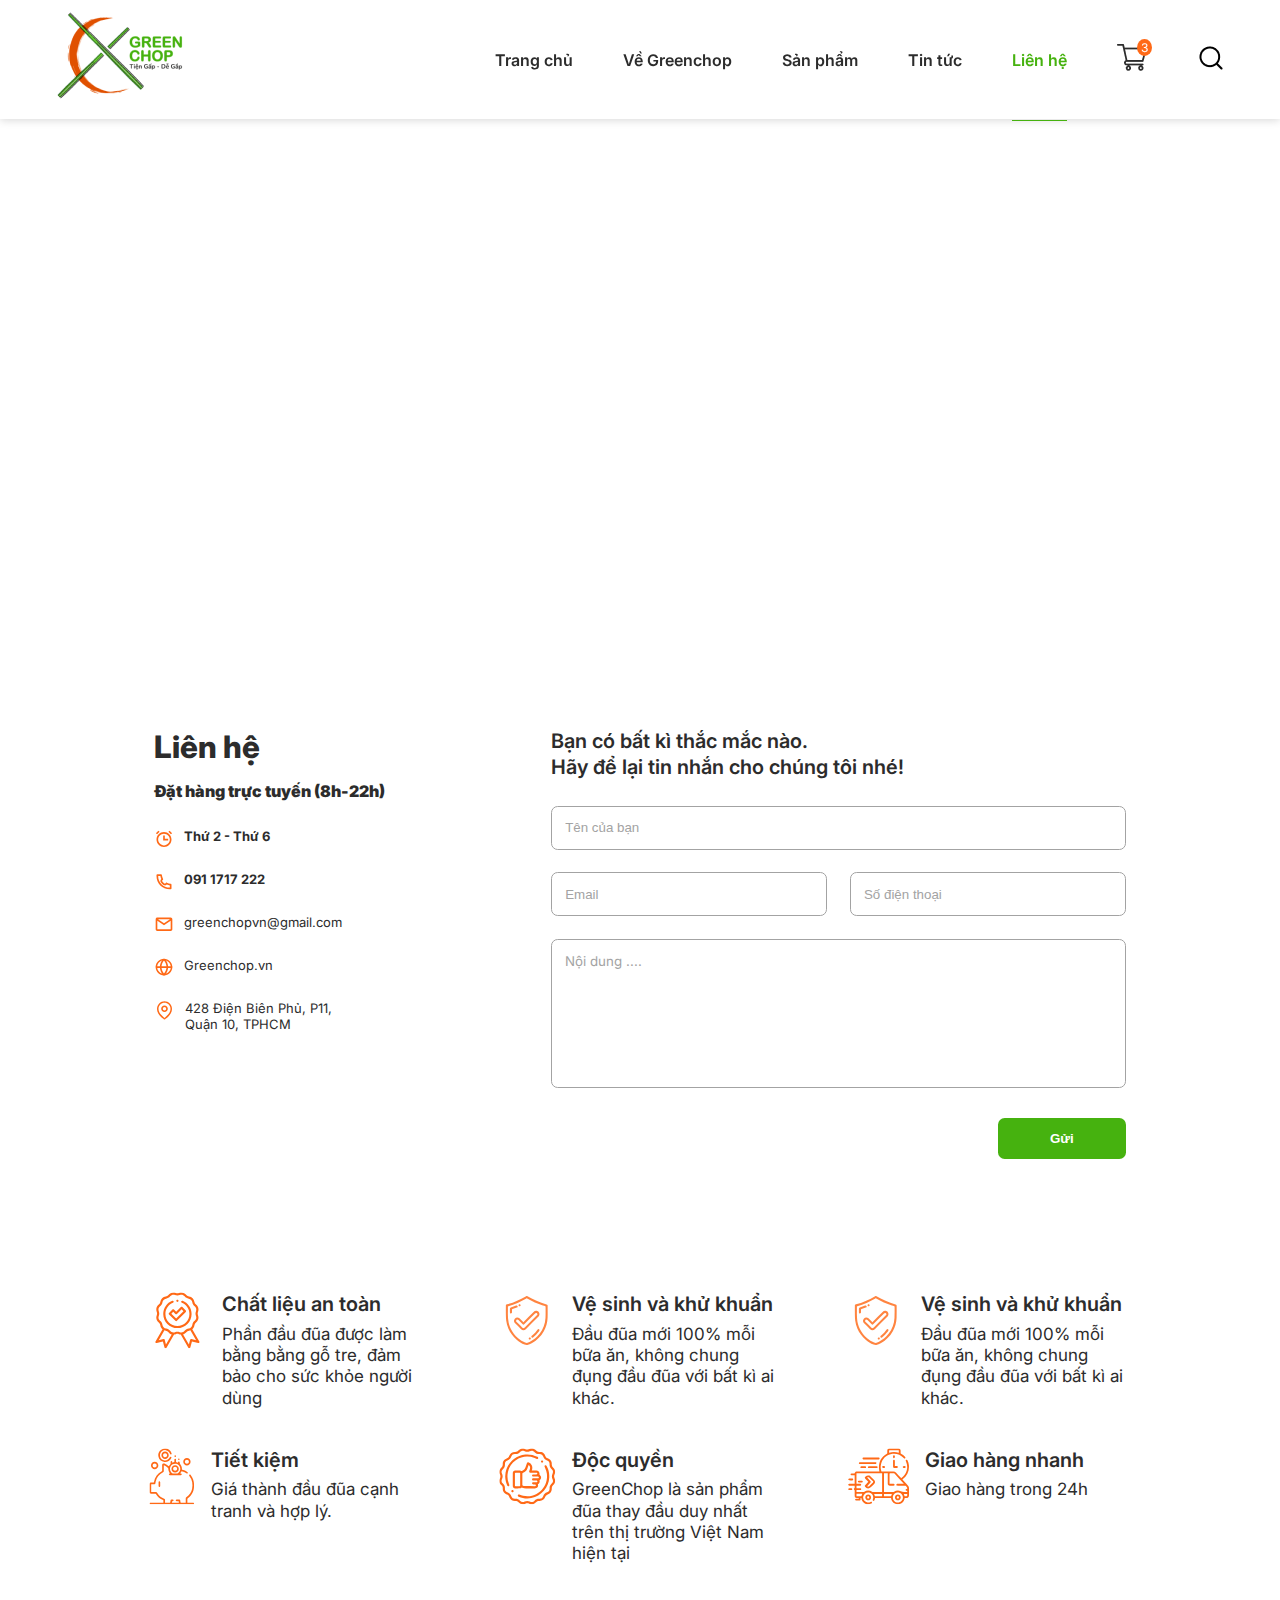
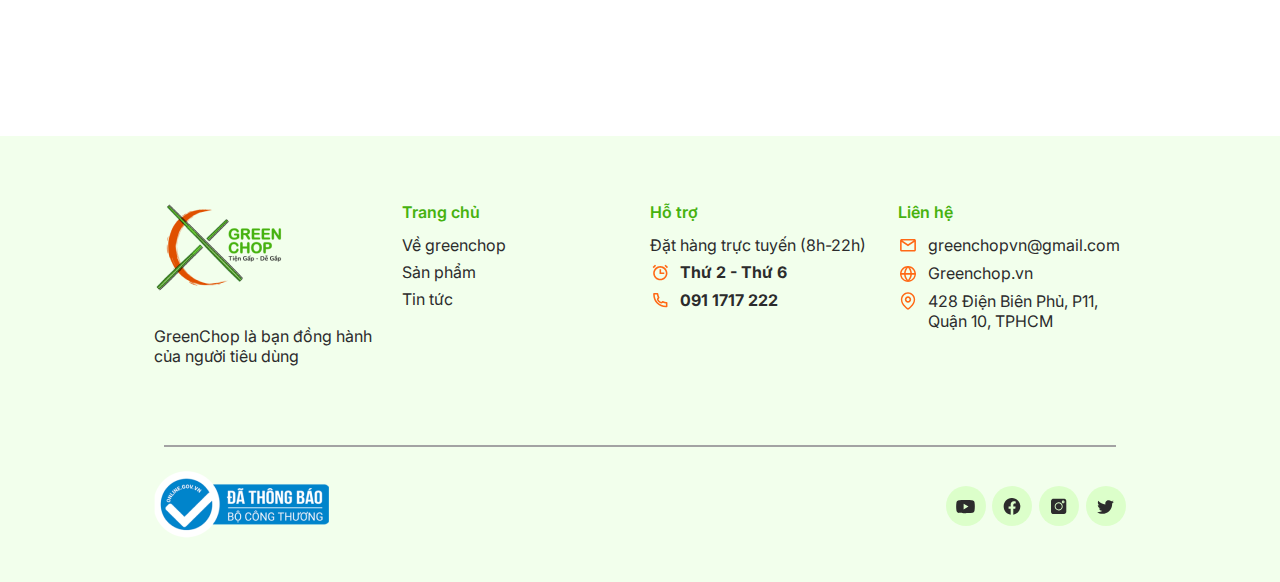
<file: du_an_HTML/contact.html>
<!DOCTYPE html>
<html lang="en">
  <head>
    <meta charset="UTF-8" />
    <meta name="viewport" content="width=device-width, initial-scale=1.0" />
    <title>Liên hệ</title>
    <link
      rel="stylesheet"
      href="https://cdnjs.cloudflare.com/ajax/libs/font-awesome/6.5.2/css/all.min.css"
    />
    <link
      rel="stylesheet"
      href="https://cdnjs.cloudflare.com/ajax/libs/animate.css/4.1.1/animate.min.css"
    />

    <link rel="stylesheet" href="css/grid.css" />
    <link rel="stylesheet" href="css/style.css" />
  </head>
  <body class="page">
    <header class="header">
      <div class="container">
        <div class="row align-items-center">
          <div class="col-4 d-lg-none">
            <label for="menu-toggle" class="menu-toggle">
              <i class="fa-solid fa-bars"></i>
            </label>
          </div>
          <div class="col-4 col-lg-2">
            <div class="logo">
              <a href="#">
                <img src="images/logo.png" alt="" />
              </a>
            </div>
            <!-- end logo -->
          </div>
          <div class="col-4 col-lg-10">
            <div class="header-nav">
              <input type="checkbox" id="menu-toggle" hidden />
              <label for="menu-toggle" class="menu-overlay"></label>
              <nav class="menu">
                <ul>
                  <li>
                    <a href="index.html">Trang chủ</a>
                  </li>
                  <li>
                    <a href="greenchop.html">Về Greenchop</a>
                  </li>
                  <li>
                    <a href="products.html">Sản phẩm</a>
                  </li>
                  <li>
                    <a href="news.html">Tin tức</a>
                  </li>
                  <li class="active">
                    <a href="contact.html">Liên hệ</a>
                  </li>
                </ul>
              </nav>
              <!-- end menu -->
              <div class="cart-icon">
                <a href="#">
                  <img src="images/icons/cart-icon.png" alt="" />
                  <span>3</span>
                </a>
              </div>
              <!-- end cart-icon -->
              <div class="search-icon">
                <a href="#">
                  <img src="images/icons/search-icon.png" alt="" />
                </a>
              </div>
              <!-- end search-icon -->
            </div>
            <!-- end header-nav -->
          </div>
        </div>
      </div>
    </header>
    <!-- end header -->

    <iframe
      src="https://www.google.com/maps/embed?pb=!1m18!1m12!1m3!1d3153.6393666109917!2d144.9537363153166!3d-37.8162792797517!2m3!1f0!2f0!3f0!3m2!1i1024!2i768!4f13.1!3m3!1m2!1s0x6ad642af0f11fd81%3A0xf5774a2b8a3ef92a!2zVmljdG9yaWEgSGFyb3VyIENlbnRyYWwgRmVkZXJhdGlvbg!5e0!3m2!1sen!2sau!4v1580207734740!5m2!1sen!2sau"
      width="100%"
      height="460"
      style="border: 0"
      allowfullscreen=""
      loading="lazy"
    ></iframe>
    <!-- end map -->

    <div class="form-contact">
      <div class="container">
        <div class="row">
          <div class="col-12 col-lg-4">
            <div class="info">
              <h2>Liên hệ</h2>
              <p><b>Đặt hàng trực tuyến (8h-22h)</b></p>
              <ul>
                <li>
                  <svg
                    xmlns="http://www.w3.org/2000/svg"
                    width="20"
                    height="21"
                    viewBox="0 0 20 21"
                    fill="none"
                  >
                    <path
                      d="M9.99918 19.0833C5.87974 19.029 2.55348 15.7027 2.49918 11.5833C2.55348 7.46385 5.87974 4.13758 9.99918 4.08329C14.1186 4.13758 17.4449 7.46385 17.4992 11.5833C17.4449 15.7027 14.1186 19.029 9.99918 19.0833ZM9.99918 5.74995C6.79515 5.79213 4.20803 8.37926 4.16585 11.5833C4.20803 14.7873 6.79515 17.3744 9.99918 17.4166C13.2032 17.3744 15.7903 14.7873 15.8325 11.5833C15.7903 8.37926 13.2032 5.79213 9.99918 5.74995ZM14.1658 12.4166H9.16585V7.41662H10.8325V10.75H14.1658V12.4166ZM16.9092 6.33995L14.4017 3.83995L15.5758 2.65912L18.0842 5.15912L16.9092 6.33912V6.33995ZM3.08835 6.33995L1.90918 5.15912L4.40168 2.65912L5.58085 3.83995L3.09001 6.33995H3.08835Z"
                      fill="#FF6916"
                    />
                  </svg>
                  <p><b>Thứ 2 - Thứ 6</b></p>
                </li>
                <li>
                  <svg
                    xmlns="http://www.w3.org/2000/svg"
                    width="20"
                    height="21"
                    viewBox="0 0 20 21"
                    fill="none"
                  >
                    <path
                      d="M7.28512 7.98485C6.39084 8.74472 6.06313 10.1305 6.83531 11.2423C7.5579 12.2826 8.46813 13.1927 9.50825 13.9149C10.62 14.687 12.0058 14.3592 12.7656 13.4649L12.774 13.4688C13.7445 13.9183 14.7753 14.2265 15.8333 14.3835V16.5833L15.8324 16.5833L15.8301 16.5833C9.18459 16.5927 4.15956 11.5092 4.16668 4.9196V4.91661H6.36614L6.36629 4.91758C6.52333 5.97548 6.83134 7.00539 7.28095 7.97584L7.28512 7.98485ZM15.8324 18.2499H16.6667C17.1269 18.2499 17.5 17.8768 17.5 17.4166V13.6647C17.5 13.2517 17.1975 12.901 16.789 12.8404L16.0772 12.7348C15.1769 12.6012 14.3004 12.339 13.4746 11.9565L12.8472 11.6659C12.4836 11.4974 12.0517 11.6116 11.8188 11.9377L11.5348 12.3353C11.2859 12.6838 10.8106 12.7902 10.4589 12.546C9.58196 11.937 8.81339 11.1686 8.20419 10.2915C7.95984 9.93972 8.06629 9.46442 8.41486 9.21549L8.81231 8.93166C9.13841 8.69878 9.25259 8.26678 9.08414 7.90319L8.7932 7.27521C8.41062 6.44944 8.14852 5.57306 8.01488 4.67285L7.9092 3.9609C7.84856 3.55241 7.49787 3.24994 7.0849 3.24994H3.33334C2.8731 3.24994 2.50001 3.62303 2.50001 4.08327V4.9178C2.49191 12.4232 8.25853 18.2607 15.8324 18.2499Z"
                      fill="#FF6916"
                    />
                  </svg>
                  <p><b>091 1717 222</b></p>
                </li>
                <li>
                  <svg
                    xmlns="http://www.w3.org/2000/svg"
                    width="20"
                    height="21"
                    viewBox="0 0 20 21"
                    fill="none"
                  >
                    <path
                      d="M16.667 16.9166H3.33366C2.41318 16.9166 1.66699 16.1704 1.66699 15.2499V5.17742C1.70583 4.28538 2.44077 3.58241 3.33366 3.58325H16.667C17.5875 3.58325 18.3337 4.32945 18.3337 5.24992V15.2499C18.3337 16.1704 17.5875 16.9166 16.667 16.9166ZM3.33366 6.80659V15.2499H16.667V6.80659L10.0003 11.2499L3.33366 6.80659ZM4.00033 5.24992L10.0003 9.24992L16.0003 5.24992H4.00033Z"
                      fill="#FF6916"
                    />
                  </svg>
                  <p>greenchopvn@gmail.com</p>
                </li>
                <li>
                  <svg
                    xmlns="http://www.w3.org/2000/svg"
                    width="20"
                    height="21"
                    viewBox="0 0 20 21"
                    fill="none"
                  >
                    <path
                      fill-rule="evenodd"
                      clip-rule="evenodd"
                      d="M10.0003 3.26509C6.23475 3.26509 3.18214 6.31769 3.18214 10.0833C3.18214 13.8489 6.23475 16.9015 10.0003 16.9015C13.7659 16.9015 16.8185 13.8489 16.8185 10.0833C16.8185 6.31769 13.7659 3.26509 10.0003 3.26509ZM1.66699 10.0833C1.66699 5.4809 5.39795 1.74994 10.0003 1.74994C14.6027 1.74994 18.3337 5.4809 18.3337 10.0833C18.3337 14.6856 14.6027 18.4166 10.0003 18.4166C5.39795 18.4166 1.66699 14.6856 1.66699 10.0833Z"
                      fill="#FF6916"
                    />
                    <path
                      fill-rule="evenodd"
                      clip-rule="evenodd"
                      d="M1.66699 10.0833C1.66699 9.62303 2.00617 9.24994 2.42457 9.24994H17.5761C17.9945 9.24994 18.3337 9.62303 18.3337 10.0833C18.3337 10.5435 17.9945 10.9166 17.5761 10.9166H2.42457C2.00617 10.9166 1.66699 10.5435 1.66699 10.0833Z"
                      fill="#FF6916"
                    />
                    <path
                      fill-rule="evenodd"
                      clip-rule="evenodd"
                      d="M7.49987 9.9581C7.55698 12.3225 8.43822 14.5989 9.99967 16.4552C11.5611 14.5989 12.4424 12.3225 12.4995 9.9581C12.4424 7.59368 11.5611 5.31733 9.99967 3.46103C8.43822 5.31733 7.55698 7.59368 7.49987 9.9581ZM9.99967 2.26854L9.38439 1.74994C7.16375 3.99324 5.90177 6.90446 5.83319 9.94208C5.83295 9.95275 5.83295 9.96344 5.83319 9.97411C5.90177 13.0117 7.16375 15.923 9.38439 18.1663C9.54227 18.3257 9.76557 18.4166 9.99967 18.4166C10.2338 18.4166 10.4571 18.3257 10.615 18.1663C12.8356 15.923 14.0976 13.0117 14.1662 9.97411C14.1664 9.96344 14.1664 9.95275 14.1662 9.94208C14.0976 6.90446 12.8356 3.99324 10.615 1.74994L9.99967 2.26854Z"
                      fill="#FF6916"
                    />
                  </svg>
                  <p>Greenchop.vn</p>
                </li>
                <li>
                  <svg
                    xmlns="http://www.w3.org/2000/svg"
                    width="21"
                    height="21"
                    viewBox="0 0 21 21"
                    fill="none"
                  >
                    <path
                      fill-rule="evenodd"
                      clip-rule="evenodd"
                      d="M10.5 2.77773C8.9087 2.77773 7.38258 3.42158 6.25736 4.56764C5.13214 5.71371 4.5 7.26811 4.5 8.88889C4.5 11.2555 6.0118 13.5519 7.66946 15.3341C8.48296 16.2087 9.299 16.9247 9.91251 17.4222C10.1408 17.6074 10.3403 17.7617 10.5 17.8819C10.6597 17.7617 10.8592 17.6074 11.0875 17.4222C11.701 16.9247 12.517 16.2087 13.3305 15.3341C14.9882 13.5519 16.5 11.2555 16.5 8.88889C16.5 7.26811 15.8679 5.71371 14.7426 4.56764C13.6174 3.42158 12.0913 2.77773 10.5 2.77773ZM10.5 18.8195C10.084 19.4551 10.0838 19.455 10.0836 19.4548L10.0814 19.4534L10.0764 19.45L10.0592 19.4381C10.0446 19.428 10.0238 19.4135 9.99717 19.3947C9.9439 19.3571 9.86735 19.3024 9.77084 19.2314C9.57791 19.0895 9.30477 18.8823 8.97812 18.6174C8.326 18.0885 7.45454 17.3244 6.58054 16.3848C4.8632 14.5385 3 11.8696 3 8.88889C3 6.86291 3.79018 4.91991 5.1967 3.48733C6.60322 2.05475 8.51088 1.24994 10.5 1.24994C12.4891 1.24994 14.3968 2.05475 15.8033 3.48733C17.2098 4.91991 18 6.86291 18 8.88889C18 11.8696 16.1368 14.5385 14.4195 16.3848C13.5455 17.3244 12.674 18.0885 12.0219 18.6174C11.6952 18.8823 11.4221 19.0895 11.2292 19.2314C11.1327 19.3024 11.0561 19.3571 11.0028 19.3947C10.9762 19.4135 10.9554 19.428 10.9408 19.4381L10.9236 19.45L10.9186 19.4534L10.917 19.4545C10.9168 19.4546 10.916 19.4551 10.5 18.8195ZM10.5 18.8195L10.916 19.4551C10.6641 19.6262 10.3355 19.6259 10.0836 19.4548L10.5 18.8195Z"
                      fill="#FF6916"
                    />
                    <path
                      fill-rule="evenodd"
                      clip-rule="evenodd"
                      d="M10.5003 7.08329C9.57985 7.08329 8.83366 7.82948 8.83366 8.74996C8.83366 9.67043 9.57985 10.4166 10.5003 10.4166C11.4208 10.4166 12.167 9.67043 12.167 8.74996C12.167 7.82948 11.4208 7.08329 10.5003 7.08329ZM7.16699 8.74996C7.16699 6.90901 8.65938 5.41663 10.5003 5.41663C12.3413 5.41663 13.8337 6.90901 13.8337 8.74996C13.8337 10.5909 12.3413 12.0833 10.5003 12.0833C8.65938 12.0833 7.16699 10.5909 7.16699 8.74996Z"
                      fill="#FF6916"
                    />
                  </svg>
                  <p>
                    428 Điện Biên Phủ, P11, <br />
                    Quận 10, TPHCM
                  </p>
                </li>
              </ul>
            </div>
            <!-- end info -->
          </div>
          <!-- end col -->

          <div class="col-12 col-lg-6">
            <div class="form">
              <p class="form-heading">
                Bạn có bất kì thắc mắc nào. <br />
                Hãy để lại tin nhắn cho chúng tôi nhé!
              </p>
              <form action="">
                <div class="form-group">
                  <input
                    type="text"
                    class="form-control"
                    placeholder="Tên của bạn"
                  />
                </div>
                <!-- end form-group -->
                <div class="group-row">
                  <div class="form-group">
                    <input
                      type="email"
                      class="form-control"
                      placeholder="Email"
                    />
                    <!-- end form-group -->
                  </div>
                  <div class="form-group">
                    <input
                      type="text"
                      class="form-control"
                      placeholder="Số điện thoại"
                    />
                    <!-- end form-group -->
                  </div>
                </div>
                <!-- end group-row -->

                <div class="form-group">
                  <textarea
                    placeholder="Nội dung ...."
                    class="form-control"
                  ></textarea>
                </div>
                <!-- end form-group -->

                <div class="form-btn">
                  <button type="submit" class="btn btn-primary">Gửi</button>
                </div>
              </form>
            </div>
            <!-- end form -->
          </div>
          <!-- end col -->
        </div>
      </div>
    </div>
    <!-- end form-contact -->

    <section class="quality">
      <div class="container">
        <div class="quality-list">
          <div class="row">
            <div class="col-12 col-md-6 col-xl-4">
              <div class="quality-item">
                <div class="image">
                  <svg
                    xmlns="http://www.w3.org/2000/svg"
                    width="57"
                    height="57"
                    viewBox="0 0 57 57"
                    fill="none"
                  >
                    <g clip-path="url(#clip0_73_475)">
                      <path
                        d="M50.3187 49.4431L43.2555 37.2094C44.427 36.2229 45.2366 34.8199 45.4529 33.23C45.5998 32.149 46.1558 31.1858 47.0185 30.518C49.2549 28.7869 50.0688 25.7497 48.9977 23.1322C48.5844 22.1224 48.5844 21.0103 48.9977 20.0007C50.0688 17.3831 49.2549 14.346 47.0185 12.6148C46.1558 11.947 45.5997 10.9838 45.4529 9.90277C45.0717 7.10043 42.8483 4.87701 40.0459 4.49604C38.965 4.34902 38.0018 3.793 37.3341 2.93029C35.6028 0.693776 32.566 -0.119966 29.9482 0.951172C28.9384 1.36442 27.8263 1.36442 26.8167 0.951172C24.1993 -0.120075 21.162 0.693776 19.4308 2.93029C18.763 3.793 17.7998 4.34902 16.7188 4.49604C13.9163 4.87711 11.693 7.10043 11.3121 9.90288C11.165 10.9839 10.609 11.9471 9.7463 12.6149C7.50979 14.3461 6.69605 17.3833 7.76718 20.0008C8.18044 21.0104 8.18044 22.1226 7.76718 23.1323C6.69594 25.7497 7.50979 28.7869 9.7463 30.5181C10.609 31.1859 11.165 32.1491 11.3121 33.23C11.5311 34.8408 12.3595 36.2595 13.5559 37.2477L6.51478 49.4431C6.29425 49.8252 6.32544 50.3025 6.59407 50.6524C6.86259 51.0023 7.31532 51.1561 7.74166 51.042L13.8789 49.3975L15.5163 55.5083C15.6305 55.9344 15.9901 56.2497 16.4275 56.3073C16.4752 56.3137 16.5229 56.3167 16.5701 56.3167C16.956 56.3167 17.3179 56.1117 17.5143 55.7714L25.1121 42.6118C25.6882 42.5497 26.2618 42.4087 26.8166 42.1816C27.8263 41.7684 28.9385 41.7684 29.9481 42.1816C30.5264 42.4184 31.1254 42.5627 31.7263 42.6203L39.319 55.7714C39.5156 56.1118 39.8773 56.3167 40.2632 56.3167C40.3105 56.3167 40.3581 56.3137 40.406 56.3073C40.8433 56.2497 41.2029 55.9344 41.3171 55.5083L42.9546 49.3975L49.0919 51.042C49.5177 51.1561 49.9708 51.0025 50.2394 50.6524C50.5079 50.3025 50.5392 49.8252 50.3187 49.4431ZM16.9417 52.4005L15.7035 47.7795C15.6286 47.5 15.4459 47.2618 15.1953 47.1172C14.9448 46.9726 14.6473 46.9334 14.3678 47.0083L9.72034 48.2535L15.451 38.3277C15.8562 38.4726 16.2803 38.5772 16.7187 38.6369C17.7997 38.7839 18.7629 39.3399 19.4307 40.2026C20.2783 41.2976 21.4391 42.0507 22.7102 42.4093L16.9417 52.4005ZM25.9903 40.1629C24.277 40.8642 22.2889 40.3314 21.1556 38.8676C20.1354 37.5496 18.664 36.7 17.0125 36.4755C15.1781 36.2261 13.7226 34.7707 13.4733 32.9362C13.2487 31.2847 12.3992 29.8134 11.0813 28.7931C9.61727 27.6599 9.08459 25.6718 9.78578 23.9584C10.4172 22.4159 10.4172 20.717 9.78578 19.1745C9.08459 17.4612 9.61727 15.473 11.0813 14.3398C12.3992 13.3196 13.2487 11.8483 13.4733 10.1967C13.7227 8.36232 15.1781 6.90683 17.0125 6.6574C18.664 6.43294 20.1354 5.58343 21.1556 4.26547C21.9548 3.23294 23.1789 2.66373 24.4323 2.66373C24.9561 2.66373 25.4852 2.76331 25.9902 2.96999C27.5328 3.60126 29.2318 3.60126 30.7742 2.96999C32.4874 2.26869 34.4757 2.80148 35.6089 4.26547C36.6291 5.58343 38.1004 6.43294 39.7518 6.6574C41.5862 6.90683 43.0417 8.36221 43.2911 10.1967C43.5157 11.8483 44.3652 13.3196 45.6831 14.3398C47.1471 15.473 47.6798 17.4611 46.9786 19.1745C46.3473 20.717 46.3473 22.4159 46.9786 23.9584C47.6798 25.6718 47.147 27.6599 45.6831 28.7931C44.3652 29.8133 43.5157 31.2846 43.2911 32.9361C43.0417 34.7706 41.5862 36.2261 39.7519 36.4754C38.1003 36.6999 36.629 37.5494 35.6088 38.8675C34.4755 40.3316 32.4874 40.8641 30.7742 40.1628C29.2317 39.5317 27.5329 39.5317 25.9903 40.1629ZM42.4656 47.0083C41.8835 46.8522 41.2858 47.1977 41.1298 47.7795L39.8915 52.4005L34.1132 42.392C35.3612 42.0269 36.4994 41.2806 37.334 40.2026C38.0017 39.3398 38.9649 38.7838 40.0458 38.6369C40.5047 38.5745 40.9477 38.4618 41.3699 38.3062L47.1129 48.2535L42.4656 47.0083Z"
                        fill="#FF6916"
                      />
                      <path
                        d="M23.426 17.5321L20.0326 20.9253C19.8281 21.1298 19.7131 21.4073 19.7131 21.6965C19.7131 21.9858 19.8281 22.2632 20.0326 22.4677L26.3969 28.8322C26.6014 29.0367 26.8789 29.1516 27.1681 29.1516C27.4574 29.1516 27.7348 29.0367 27.9393 28.8322L36.801 19.9706C37.2269 19.5447 37.2269 18.8541 36.801 18.4282L33.4077 15.0348C33.2031 14.8303 32.9257 14.7153 32.6365 14.7153C32.3472 14.7153 32.0698 14.8303 31.8653 15.0348L27.1682 19.7319L24.9686 17.5322C24.7641 17.3277 24.4866 17.2127 24.1974 17.2127C23.9079 17.2126 23.6305 17.3276 23.426 17.5321ZM26.3968 22.0456C26.6013 22.2501 26.8788 22.365 27.168 22.365C27.4573 22.365 27.7347 22.2501 27.9392 22.0456L32.6363 17.3484L34.4872 19.1994L27.168 26.5186L22.3462 21.6967L24.1972 19.8458L26.3968 22.0456Z"
                        fill="#FF6916"
                      />
                      <path
                        d="M42.5953 21.9334C42.5953 19.0361 41.727 16.2497 40.0845 13.8754C38.4804 11.5569 36.2523 9.78407 33.6411 8.74859C33.0809 8.52664 32.4472 8.80051 32.2252 9.36045C32.0031 9.9204 32.2771 10.5543 32.8369 10.7764C37.4398 12.6016 40.4141 16.981 40.4141 21.9334C40.4141 28.5487 35.0321 33.9306 28.4168 33.9306C21.8015 33.9306 16.4195 28.5487 16.4195 21.9334C16.4195 16.9809 19.3937 12.6015 23.9967 10.7762C24.5566 10.5542 24.8306 9.92029 24.6085 9.36035C24.3865 8.8004 23.7525 8.52643 23.1926 8.74848C20.5813 9.78407 18.3531 11.5568 16.7491 13.8752C15.1065 16.2496 14.2382 19.036 14.2382 21.9333C14.2382 29.7513 20.5987 36.1119 28.4168 36.1119C36.2349 36.112 42.5953 29.7514 42.5953 21.9334Z"
                        fill="#FF6916"
                      />
                      <path
                        d="M28.4166 9.93572C28.7035 9.93572 28.9849 9.82011 29.1876 9.61615C29.3905 9.41329 29.5073 9.13299 29.5073 8.84506C29.5073 8.55821 29.3906 8.27682 29.1876 8.07396C28.9849 7.8711 28.7035 7.75439 28.4166 7.75439C28.1298 7.75439 27.8484 7.8711 27.6456 8.07396C27.4427 8.27682 27.326 8.55821 27.326 8.84506C27.326 9.13299 27.4427 9.41329 27.6456 9.61615C27.8484 9.82011 28.1298 9.93572 28.4166 9.93572Z"
                        fill="#FF6916"
                      />
                    </g>
                    <defs>
                      <clipPath id="clip0_73_475">
                        <rect
                          width="55.8333"
                          height="55.8333"
                          fill="white"
                          transform="translate(0.500031 0.483398)"
                        />
                      </clipPath>
                    </defs>
                  </svg>
                </div>
                <!-- end image -->

                <div class="info">
                  <h3>Chất liệu an toàn</h3>
                  <p>
                    Phần đầu đũa được làm bằng bằng gỗ tre, đảm bảo cho sức khỏe
                    người dùng
                  </p>
                </div>
                <!-- end info -->
              </div>
              <!-- end quality-item -->
            </div>
            <!-- end col -->
            <div class="col-12 col-md-6 col-xl-4">
              <div class="quality-item">
                <div class="image">
                  <svg
                    xmlns="http://www.w3.org/2000/svg"
                    width="57"
                    height="57"
                    viewBox="0 0 57 57"
                    fill="none"
                  >
                    <path
                      d="M28.0429 4.03394C34.1962 7.63929 40.6822 10.4658 47.5577 12.3845C48.4577 12.6347 48.6589 12.9132 48.6563 13.8519C48.646 17.808 48.7156 21.7667 48.5918 25.7176C48.4422 30.4861 47.1657 34.9812 44.824 39.1513C41.9279 44.3118 37.8377 48.2936 32.7082 51.2104C31.3259 51.997 29.8894 52.6881 28.2982 52.9744C27.3053 53.1523 26.4053 52.8326 25.5155 52.4896C22.5987 51.3626 20.0327 49.6476 17.6704 47.6308C14.0522 44.5413 11.2411 40.8379 9.35075 36.4537C8.2676 33.9419 7.48618 31.3371 7.19218 28.6164C6.99618 26.7801 6.89818 24.9311 6.86724 23.0845C6.81566 20.0233 6.85176 16.9596 6.85176 13.8984C6.85176 12.8977 7.03745 12.6424 8.00197 12.3742C14.5834 10.5432 20.8219 7.89718 26.7225 4.45946C26.97 4.31504 27.2176 4.17836 27.4678 4.03651C27.6586 4.03394 27.8495 4.03394 28.0429 4.03394ZM8.92007 20.3947C8.89944 20.3947 8.87623 20.3973 8.8556 20.3973C8.93039 22.5481 8.94586 24.7015 9.09028 26.8472C9.33012 30.3958 10.3024 33.7613 11.8755 36.9515C13.6344 40.5233 16.0844 43.5561 19.1043 46.1273C21.2242 47.93 23.5401 49.4413 26.1241 50.5218C27.1402 50.9474 28.1331 51.1021 29.1647 50.6069C29.6083 50.3929 30.0751 50.2278 30.5161 50.0086C34.5005 48.0435 37.8377 45.2737 40.5791 41.7921C44.2025 37.1862 46.196 31.9225 46.4874 26.089C46.6783 22.2696 46.5648 18.4373 46.5983 14.6102C46.6009 14.3548 46.5055 14.2439 46.2708 14.1769C45.4765 13.9474 44.6847 13.7127 43.8982 13.4574C38.4179 11.6727 33.1724 9.35686 28.1692 6.49682C27.8959 6.3395 27.6844 6.29824 27.3852 6.47103C21.6832 9.76175 15.6666 12.3252 9.33786 14.1511C8.98712 14.2517 8.90975 14.4167 8.91233 14.7494C8.92781 16.6295 8.92007 18.5121 8.92007 20.3947Z"
                      fill="#FF8440"
                    />
                    <path
                      d="M24.5486 30.1843C24.6569 30.027 24.7446 29.8465 24.8787 29.7124C28.1101 26.4706 31.3518 23.2392 34.5832 19.9949C35.6199 18.9556 36.8243 18.5636 38.2401 19.0227C40.3961 19.7216 41.2059 22.4449 39.7978 24.2218C39.6405 24.4204 39.4703 24.6138 39.2898 24.7918C35.2202 28.8665 31.1481 32.9386 27.0759 37.0107C25.4151 38.6716 23.4809 38.6742 21.8252 37.0185C19.9168 35.1127 18.0058 33.212 16.1077 31.2984C14.7434 29.9213 14.6326 28.0438 15.8085 26.6434C16.982 25.2431 19.1044 25.0084 20.4661 26.2256C21.6885 27.3191 22.8155 28.5209 23.9786 29.6814C24.123 29.8258 24.2159 30.0218 24.3345 30.1946C24.4041 30.192 24.4763 30.1895 24.5486 30.1843ZM38.4155 22.4449C38.4284 21.5836 38.0519 21.1039 37.4484 20.9491C36.8346 20.7918 36.4168 21.1013 36.0171 21.501C32.4994 25.0239 28.9792 28.5415 25.4589 32.0592C24.6852 32.8329 24.2056 32.8355 23.4396 32.0695C22.1192 30.7517 20.7988 29.4313 19.4784 28.1134C18.7898 27.4248 18.0187 27.3423 17.4616 27.8891C17.0413 28.3017 16.8298 29.1966 17.6473 29.9109C18.0419 30.2565 18.3952 30.6511 18.7692 31.0225C20.3268 32.5801 21.8794 34.1404 23.4422 35.6903C24.0947 36.3376 24.7961 36.3299 25.4538 35.6903C25.6369 35.5124 25.8148 35.3293 25.9953 35.1488C29.9437 31.2004 33.8946 27.2572 37.8327 23.2985C38.1163 23.0123 38.2994 22.6203 38.4155 22.4449Z"
                      fill="#FF8440"
                    />
                    <path
                      d="M10.9214 18.4993C10.9214 17.9088 10.9162 17.3208 10.9214 16.7302C10.9291 16.0597 11.1587 15.7373 11.7853 15.5155C13.5674 14.8811 15.3469 14.2493 17.1315 13.62C17.8149 13.3802 18.3952 13.5942 18.6144 14.159C18.8439 14.7444 18.5551 15.3092 17.8433 15.5722C16.412 16.1009 14.9832 16.6348 13.5339 17.1093C13.0929 17.2537 12.982 17.4549 13 17.8804C13.0336 18.7082 13.0155 19.5387 13.0078 20.3665C13 21.086 12.5874 21.5451 11.9659 21.5425C11.3676 21.5399 10.9472 21.1015 10.9266 20.4078C10.9059 19.7759 10.9214 19.1389 10.9214 18.4993Z"
                      fill="#FF8440"
                    />
                    <path
                      d="M39.4755 37.1216C40.2672 37.1216 40.7417 37.9288 40.3523 38.656C40.1511 39.0326 39.8855 39.3781 39.6353 39.7263C38.057 41.9132 36.1667 43.7984 34.0494 45.4593C33.3789 45.9854 32.6026 45.7894 32.3447 45.0415C32.2132 44.6572 32.2957 44.3091 32.5768 44.0305C32.8476 43.7623 33.1442 43.5199 33.4407 43.2775C35.3749 41.6889 37.0513 39.8681 38.4516 37.7895C38.7972 37.2789 39.0551 37.1216 39.4755 37.1216Z"
                      fill="#FF8440"
                    />
                    <path
                      d="M30.8796 45.3897C31.4366 45.4181 31.8879 45.9235 31.8467 46.4728C31.8054 47.0247 31.2715 47.5018 30.7171 47.4812C30.1446 47.4606 29.719 46.9938 29.7422 46.4135C29.768 45.8126 30.2683 45.3613 30.8796 45.3897Z"
                      fill="#FF8440"
                    />
                    <path
                      d="M21.6215 13.3053C21.6319 13.865 21.1264 14.3627 20.5461 14.3601C20.0278 14.3575 19.5532 13.8779 19.5378 13.3389C19.5223 12.8102 20.0174 12.3021 20.5668 12.2815C21.1058 12.2634 21.6112 12.7534 21.6215 13.3053Z"
                      fill="#FF8440"
                    />
                  </svg>
                </div>
                <!-- end image -->

                <div class="info">
                  <h3>Vệ sinh và khử khuẩn</h3>
                  <p>
                    Đầu đũa mới 100% mỗi bữa ăn, không chung đụng đầu đũa với
                    bất kì ai khác.
                  </p>
                </div>
                <!-- end info -->
              </div>
              <!-- end quality-item -->
            </div>
            <!-- end col -->
            <div class="col-12 col-md-6 col-xl-4">
              <div class="quality-item">
                <div class="image">
                  <svg
                    xmlns="http://www.w3.org/2000/svg"
                    width="57"
                    height="57"
                    viewBox="0 0 57 57"
                    fill="none"
                  >
                    <path
                      d="M28.0429 4.03394C34.1962 7.63929 40.6822 10.4658 47.5577 12.3845C48.4577 12.6347 48.6589 12.9132 48.6563 13.8519C48.646 17.808 48.7156 21.7667 48.5918 25.7176C48.4422 30.4861 47.1657 34.9812 44.824 39.1513C41.9279 44.3118 37.8377 48.2936 32.7082 51.2104C31.3259 51.997 29.8894 52.6881 28.2982 52.9744C27.3053 53.1523 26.4053 52.8326 25.5155 52.4896C22.5987 51.3626 20.0327 49.6476 17.6704 47.6308C14.0522 44.5413 11.2411 40.8379 9.35075 36.4537C8.2676 33.9419 7.48618 31.3371 7.19218 28.6164C6.99618 26.7801 6.89818 24.9311 6.86724 23.0845C6.81566 20.0233 6.85176 16.9596 6.85176 13.8984C6.85176 12.8977 7.03745 12.6424 8.00197 12.3742C14.5834 10.5432 20.8219 7.89718 26.7225 4.45946C26.97 4.31504 27.2176 4.17836 27.4678 4.03651C27.6586 4.03394 27.8495 4.03394 28.0429 4.03394ZM8.92007 20.3947C8.89944 20.3947 8.87623 20.3973 8.8556 20.3973C8.93039 22.5481 8.94586 24.7015 9.09028 26.8472C9.33012 30.3958 10.3024 33.7613 11.8755 36.9515C13.6344 40.5233 16.0844 43.5561 19.1043 46.1273C21.2242 47.93 23.5401 49.4413 26.1241 50.5218C27.1402 50.9474 28.1331 51.1021 29.1647 50.6069C29.6083 50.3929 30.0751 50.2278 30.5161 50.0086C34.5005 48.0435 37.8377 45.2737 40.5791 41.7921C44.2025 37.1862 46.196 31.9225 46.4874 26.089C46.6783 22.2696 46.5648 18.4373 46.5983 14.6102C46.6009 14.3548 46.5055 14.2439 46.2708 14.1769C45.4765 13.9474 44.6847 13.7127 43.8982 13.4574C38.4179 11.6727 33.1724 9.35686 28.1692 6.49682C27.8959 6.3395 27.6844 6.29824 27.3852 6.47103C21.6832 9.76175 15.6666 12.3252 9.33786 14.1511C8.98712 14.2517 8.90975 14.4167 8.91233 14.7494C8.92781 16.6295 8.92007 18.5121 8.92007 20.3947Z"
                      fill="#FF8440"
                    />
                    <path
                      d="M24.5486 30.1843C24.6569 30.027 24.7446 29.8465 24.8787 29.7124C28.1101 26.4706 31.3518 23.2392 34.5832 19.9949C35.6199 18.9556 36.8243 18.5636 38.2401 19.0227C40.3961 19.7216 41.2059 22.4449 39.7978 24.2218C39.6405 24.4204 39.4703 24.6138 39.2898 24.7918C35.2202 28.8665 31.1481 32.9386 27.0759 37.0107C25.4151 38.6716 23.4809 38.6742 21.8252 37.0185C19.9168 35.1127 18.0058 33.212 16.1077 31.2984C14.7434 29.9213 14.6326 28.0438 15.8085 26.6434C16.982 25.2431 19.1044 25.0084 20.4661 26.2256C21.6885 27.3191 22.8155 28.5209 23.9786 29.6814C24.123 29.8258 24.2159 30.0218 24.3345 30.1946C24.4041 30.192 24.4763 30.1895 24.5486 30.1843ZM38.4155 22.4449C38.4284 21.5836 38.0519 21.1039 37.4484 20.9491C36.8346 20.7918 36.4168 21.1013 36.0171 21.501C32.4994 25.0239 28.9792 28.5415 25.4589 32.0592C24.6852 32.8329 24.2056 32.8355 23.4396 32.0695C22.1192 30.7517 20.7988 29.4313 19.4784 28.1134C18.7898 27.4248 18.0187 27.3423 17.4616 27.8891C17.0413 28.3017 16.8298 29.1966 17.6473 29.9109C18.0419 30.2565 18.3952 30.6511 18.7692 31.0225C20.3268 32.5801 21.8794 34.1404 23.4422 35.6903C24.0947 36.3376 24.7961 36.3299 25.4538 35.6903C25.6369 35.5124 25.8148 35.3293 25.9953 35.1488C29.9437 31.2004 33.8946 27.2572 37.8327 23.2985C38.1163 23.0123 38.2994 22.6203 38.4155 22.4449Z"
                      fill="#FF8440"
                    />
                    <path
                      d="M10.9214 18.4993C10.9214 17.9088 10.9162 17.3208 10.9214 16.7302C10.9291 16.0597 11.1587 15.7373 11.7853 15.5155C13.5674 14.8811 15.3469 14.2493 17.1315 13.62C17.8149 13.3802 18.3952 13.5942 18.6144 14.159C18.8439 14.7444 18.5551 15.3092 17.8433 15.5722C16.412 16.1009 14.9832 16.6348 13.5339 17.1093C13.0929 17.2537 12.982 17.4549 13 17.8804C13.0336 18.7082 13.0155 19.5387 13.0078 20.3665C13 21.086 12.5874 21.5451 11.9659 21.5425C11.3676 21.5399 10.9472 21.1015 10.9266 20.4078C10.9059 19.7759 10.9214 19.1389 10.9214 18.4993Z"
                      fill="#FF8440"
                    />
                    <path
                      d="M39.4755 37.1216C40.2672 37.1216 40.7417 37.9288 40.3523 38.656C40.1511 39.0326 39.8855 39.3781 39.6353 39.7263C38.057 41.9132 36.1667 43.7984 34.0494 45.4593C33.3789 45.9854 32.6026 45.7894 32.3447 45.0415C32.2132 44.6572 32.2957 44.3091 32.5768 44.0305C32.8476 43.7623 33.1442 43.5199 33.4407 43.2775C35.3749 41.6889 37.0513 39.8681 38.4516 37.7895C38.7972 37.2789 39.0551 37.1216 39.4755 37.1216Z"
                      fill="#FF8440"
                    />
                    <path
                      d="M30.8796 45.3897C31.4366 45.4181 31.8879 45.9235 31.8467 46.4728C31.8054 47.0247 31.2715 47.5018 30.7171 47.4812C30.1446 47.4606 29.719 46.9938 29.7422 46.4135C29.768 45.8126 30.2683 45.3613 30.8796 45.3897Z"
                      fill="#FF8440"
                    />
                    <path
                      d="M21.6215 13.3053C21.6319 13.865 21.1264 14.3627 20.5461 14.3601C20.0278 14.3575 19.5532 13.8779 19.5378 13.3389C19.5223 12.8102 20.0174 12.3021 20.5668 12.2815C21.1058 12.2634 21.6112 12.7534 21.6215 13.3053Z"
                      fill="#FF8440"
                    />
                  </svg>
                </div>
                <!-- end image -->

                <div class="info">
                  <h3>Vệ sinh và khử khuẩn</h3>
                  <p>
                    Đầu đũa mới 100% mỗi bữa ăn, không chung đụng đầu đũa với
                    bất kì ai khác.
                  </p>
                </div>
                <!-- end info -->
              </div>
              <!-- end quality-item -->
            </div>
            <!-- end col -->
            <div class="col-12 col-md-6 col-xl-4">
              <div class="quality-item">
                <div class="image">
                  <svg
                    xmlns="http://www.w3.org/2000/svg"
                    width="46"
                    height="57"
                    viewBox="0 0 46 57"
                    fill="none"
                  >
                    <g clip-path="url(#clip0_73_486)">
                      <path
                        d="M0.97053 56.3168C0.830692 56.1347 0.638414 55.973 0.559755 55.7676C0.333975 55.1733 0.770969 54.6839 1.50512 54.6839C5.55897 54.681 9.61283 54.6824 13.6667 54.6824C13.8823 54.6824 14.0993 54.6824 14.3892 54.6824C14.3892 53.8973 14.4008 53.1427 14.3761 52.3882C14.3717 52.279 14.2027 52.1318 14.0775 52.0779C11.0345 50.7961 8.65872 48.7422 6.902 45.9498C6.79858 45.7852 6.50434 45.657 6.29604 45.6541C4.91513 45.6279 3.53277 45.6468 2.15187 45.6381C1.04773 45.6323 0.511686 45.1064 0.507316 44.0008C0.498576 41.3832 0.498576 38.7671 0.507316 36.1495C0.511686 35.0191 1.05065 34.5093 2.19703 34.5078C2.96031 34.5064 3.7236 34.5006 4.48688 34.5108C4.74762 34.5151 4.85978 34.4438 4.90931 34.1582C5.76727 29.229 8.39507 25.5538 12.781 23.1445C13.0811 22.9799 13.1656 22.7833 13.1627 22.4555C13.1467 20.7105 13.2137 18.964 13.1379 17.2218C13.0767 15.8147 14.1867 15.1024 15.4423 15.6122C17.0476 16.2619 18.4926 17.1257 19.671 18.2735C20.2842 17.4738 20.8975 16.6872 21.4903 15.8861C21.5748 15.771 21.585 15.5845 21.5894 15.4287C21.601 14.9203 21.5821 14.4105 21.5981 13.9021C21.6156 13.3486 21.9361 13.0179 22.424 13.015C22.9208 13.0121 23.2179 13.3253 23.2471 13.8948C23.2587 14.1293 23.2485 14.3653 23.2485 14.6435C23.9798 14.4411 24.6658 14.2517 25.3898 14.0521C25.3898 13.2451 25.3854 12.428 25.3912 11.6122C25.3956 11.0136 25.6971 10.6479 26.1778 10.6319C26.6833 10.6144 27.0212 10.9975 27.0271 11.6108C27.0329 12.3012 27.046 12.9931 27.0212 13.6821C27.0096 14.0172 27.113 14.1585 27.4495 14.2255C27.9579 14.326 28.4546 14.492 28.9673 14.6319C29.0008 14.4556 29.0096 14.2706 29.0722 14.106C29.2149 13.7215 29.5048 13.5292 29.92 13.57C30.3322 13.6122 30.5755 13.8511 30.641 14.2604C30.8508 15.5598 31.0095 15.9487 31.7481 17.0266C32.5958 18.2648 33.0124 19.6326 32.9192 21.1344C32.8944 21.5364 33.0095 21.6835 33.4203 21.7782C35.1872 22.1831 36.8259 22.9027 38.3292 23.9209C38.8405 24.2676 38.9861 24.7468 38.7094 25.162C38.4224 25.5917 37.9577 25.6543 37.4232 25.2989C35.9388 24.3142 34.3278 23.6398 32.5915 23.2829C32.1341 24.0185 31.6796 24.7512 31.1785 25.5567C31.4072 25.5567 31.6432 25.5509 31.8792 25.5582C32.4239 25.5742 32.7866 25.8947 32.7954 26.3594C32.8027 26.824 32.4356 27.1882 31.9054 27.1896C28.1793 27.1955 24.4532 27.1955 20.7256 27.1896C20.1954 27.1882 19.837 26.824 19.8487 26.3535C19.8589 25.9049 20.1997 25.5902 20.711 25.5597C20.8348 25.5524 20.9587 25.5582 21.1553 25.5582C21.0504 25.4023 20.9922 25.296 20.9164 25.2057C19.8458 23.9297 19.3549 22.4453 19.3097 20.7935C19.3039 20.591 19.2602 20.3478 19.1408 20.1948C18.0293 18.7673 16.5814 17.8117 14.8116 17.1635C14.8116 17.6515 14.8116 18.0783 14.8116 18.5051C14.8116 20.0317 14.7898 21.5582 14.8218 23.0848C14.8349 23.7141 14.6033 24.0797 14.0367 24.3608C10.1795 26.2763 7.72792 29.3324 6.71555 33.5232C6.57571 34.1029 6.50871 34.7001 6.42277 35.293C6.33828 35.8756 6.07754 36.132 5.49342 36.1364C4.40531 36.1451 3.31865 36.1393 2.19557 36.1393C2.19557 38.7642 2.19557 41.3512 2.19557 43.9994C3.42061 43.9994 4.64128 44.0897 5.84302 43.9746C7.15692 43.8508 7.92603 44.2805 8.6223 45.4546C10.1241 47.9862 12.414 49.6686 15.1583 50.7233C15.9682 51.035 16.0323 51.1224 16.0337 51.9993C16.0352 52.8689 16.0337 53.7371 16.0337 54.681C16.3396 54.681 16.6047 54.681 16.8699 54.681C18.1794 54.681 19.4874 54.6722 20.7955 54.6868C21.116 54.6912 21.2383 54.5921 21.2718 54.2658C21.3403 53.6176 21.4554 52.9738 21.5573 52.3285C21.6345 51.8405 21.9346 51.6016 22.4211 51.5972C22.8567 51.5929 23.2937 51.5827 23.7292 51.6002C24.2463 51.6206 24.5828 51.9439 24.593 52.3955C24.6032 52.8543 24.2376 53.2112 23.7103 53.2462C23.5311 53.2578 23.3505 53.2476 23.1028 53.2476C23.0271 53.7181 22.9543 54.1711 22.8756 54.6562C25.2266 54.6562 27.5296 54.6562 29.885 54.6562C29.8136 54.1901 29.7466 53.7516 29.6694 53.2476C28.9804 53.2476 28.3133 53.2666 27.6476 53.2418C26.9761 53.2185 26.5507 52.6271 26.8508 52.0969C26.979 51.8711 27.3067 51.6395 27.5587 51.622C28.4823 51.5579 29.4116 51.5696 30.338 51.5769C30.81 51.5812 31.129 51.8187 31.2047 52.3125C31.3067 52.9752 31.4189 53.638 31.5004 54.3037C31.5325 54.5659 31.6111 54.6868 31.8995 54.6839C33.48 54.6722 35.0605 54.6781 36.7313 54.6781C36.7313 54.3547 36.7313 54.0546 36.7313 53.7545C36.7313 52.646 36.7458 51.5375 36.724 50.429C36.7138 49.9396 36.9017 49.622 37.3081 49.3526C40.3976 47.2929 42.4603 44.4655 43.1128 40.8078C43.9373 36.1815 43.4741 31.7533 40.3481 27.9354C39.9286 27.4227 39.9461 26.977 40.3496 26.6449C40.7662 26.3025 41.2134 26.3885 41.6533 26.9333C43.8849 29.7024 45.0108 32.8647 45.072 36.4248C45.1172 39.0249 44.9307 41.5697 43.8747 43.9965C42.7618 46.5572 41.0954 48.6679 38.8361 50.3008C38.4821 50.5557 38.3583 50.8179 38.3671 51.2389C38.3933 52.362 38.3758 53.4865 38.3758 54.6795C38.8419 54.6795 39.2716 54.6795 39.7014 54.6795C41.1012 54.6795 42.501 54.6868 43.9009 54.6751C44.3583 54.6708 44.7953 54.6868 45.0006 55.1791C45.2031 55.6628 44.9162 55.9992 44.6001 56.3139C30.0569 56.3168 15.5137 56.3168 0.97053 56.3168ZM26.1181 25.5597C26.5536 25.5597 26.995 25.5203 27.4247 25.5684C28.1108 25.6471 28.6716 25.3907 29.1829 24.9916C30.8056 23.7257 31.5354 22.0812 31.2062 20.0258C30.8682 17.921 29.2484 16.2444 27.215 15.8511C25.046 15.4301 22.931 16.3143 21.789 18.1176C20.6484 19.9181 20.7227 22.2501 22.0235 23.9355C22.8275 24.977 23.7933 25.7621 25.247 25.564C25.5325 25.5262 25.8268 25.5597 26.1181 25.5597Z"
                        fill="#FF6916"
                      />
                      <path
                        d="M16.0628 0.483398C19.0679 0.483398 21.719 2.42511 22.5799 5.25538C22.7576 5.84095 22.5639 6.30417 22.0788 6.44837C21.617 6.5853 21.2237 6.33621 21.0198 5.76812C20.2886 3.72298 18.8683 2.51397 16.7096 2.17311C14.0731 1.75651 11.2967 3.857 10.9966 6.51101C10.6907 9.20872 12.2085 11.5656 14.6921 12.2487C17.199 12.9392 19.687 11.7535 20.8188 9.33254C21.1087 8.71055 21.5282 8.49788 22.0103 8.72512C22.4677 8.94216 22.5915 9.40246 22.3337 9.99094C21.0038 13.0324 18.0395 14.358 15.4583 14.0579C12.2013 13.6792 9.79925 11.3573 9.36225 8.30851C8.76648 4.15561 11.9114 0.483398 16.0628 0.483398Z"
                        fill="#FF6916"
                      />
                      <path
                        d="M1.97563 17.5073C1.96252 15.5132 3.6435 13.8176 5.64347 13.806C7.642 13.7943 9.33171 15.468 9.34628 17.4724C9.35939 19.4665 7.68424 21.1591 5.67843 21.1737C3.68719 21.1897 1.98874 19.5087 1.97563 17.5073ZM7.6653 17.5117C7.6755 16.3857 6.81899 15.5015 5.69737 15.4811C4.5539 15.4607 3.65369 16.3464 3.65515 17.4913C3.6566 18.6158 4.52477 19.4854 5.65076 19.4898C6.7782 19.4956 7.65511 18.6348 7.6653 17.5117Z"
                        fill="#FF6916"
                      />
                      <path
                        d="M41.579 13.7913C41.5761 15.8204 39.9242 17.4751 37.9097 17.4708C35.9024 17.4664 34.2433 15.7956 34.2448 13.7811C34.2462 11.7694 35.9155 10.0972 37.9213 10.1016C39.9344 10.1059 41.5819 11.7665 41.579 13.7913ZM39.9213 13.7971C39.9242 12.6711 39.059 11.7927 37.9359 11.7825C36.7983 11.7723 35.8718 12.6842 35.8849 13.8029C35.898 14.9071 36.7997 15.7912 37.9155 15.7927C39.0357 15.7927 39.9169 14.9158 39.9213 13.7971Z"
                        fill="#FF6916"
                      />
                      <path
                        d="M19.7453 7.28165C19.7453 9.32242 18.1226 10.9451 16.0847 10.9466C14.0498 10.9466 12.4242 9.3195 12.4242 7.28165C12.4242 5.24089 14.0469 3.61964 16.0862 3.62109C18.1313 3.62255 19.7467 5.23943 19.7453 7.28165ZM16.1095 5.27148C14.9966 5.26274 14.0833 6.1411 14.0585 7.24524C14.0338 8.34646 14.9849 9.31368 16.0891 9.31076C17.183 9.30785 18.0963 8.39162 18.1007 7.29185C18.1065 6.17751 17.2209 5.28022 16.1095 5.27148Z"
                        fill="#FF6916"
                      />
                      <path
                        d="M11.2181 36.0911C11.2181 36.7626 11.2239 37.4356 11.2166 38.1071C11.2093 38.681 10.8699 39.0612 10.3878 39.0568C9.90708 39.0525 9.58516 38.6795 9.58225 38.0911C9.57642 36.7655 9.57642 35.4385 9.58225 34.113C9.58516 33.5085 9.88378 33.156 10.3761 33.1443C10.883 33.1327 11.2122 33.5114 11.2181 34.129C11.2224 34.783 11.2181 35.4371 11.2181 36.0911Z"
                        fill="#FF6916"
                      />
                      <path
                        d="M30.6512 11.1693C30.6643 11.6311 30.3045 12.0171 29.8559 12.0244C29.4145 12.0317 29.0183 11.6428 29.0154 11.1985C29.0125 10.7717 29.3664 10.4061 29.799 10.3871C30.2797 10.3667 30.6381 10.6959 30.6512 11.1693Z"
                        fill="#FF6916"
                      />
                      <path
                        d="M27.03 8.12795C27.0416 8.57951 26.6687 8.96843 26.2201 8.97572C25.7714 8.983 25.4 8.60718 25.4 8.14688C25.4 7.69387 25.7219 7.35738 26.1735 7.34136C26.6425 7.32533 27.0198 7.67056 27.03 8.12795Z"
                        fill="#FF6916"
                      />
                      <path
                        d="M26.0642 24.5077C23.9943 24.4538 22.411 22.7859 22.4649 20.716C22.5158 18.7801 24.2289 17.156 26.1837 17.1895C28.2099 17.2244 29.8501 18.9112 29.8049 20.917C29.7612 22.9563 28.0904 24.5601 26.0642 24.5077ZM28.1443 20.8617C28.1458 19.7372 27.2718 18.8675 26.1414 18.8661C25.0213 18.8646 24.1153 19.7532 24.1123 20.8544C24.1094 21.9498 25.0198 22.8486 26.1356 22.85C27.2631 22.8515 28.1429 21.9819 28.1443 20.8617Z"
                        fill="#FF6916"
                      />
                    </g>
                    <defs>
                      <clipPath id="clip0_73_486">
                        <rect
                          width="44.5764"
                          height="55.8333"
                          fill="white"
                          transform="translate(0.500031 0.483398)"
                        />
                      </clipPath>
                    </defs>
                  </svg>
                </div>
                <!-- end image -->

                <div class="info">
                  <h3>Tiết kiệm</h3>
                  <p>Giá thành đầu đũa cạnh tranh và hợp lý.</p>
                </div>
                <!-- end info -->
              </div>
              <!-- end quality-item -->
            </div>
            <!-- end col -->
            <div class="col-12 col-md-6 col-xl-4">
              <div class="quality-item">
                <div class="image">
                  <svg
                    xmlns="http://www.w3.org/2000/svg"
                    width="57"
                    height="57"
                    viewBox="0 0 57 57"
                    fill="none"
                  >
                    <g clip-path="url(#clip0_73_515)">
                      <path
                        d="M56.1669 33.5141C55.928 34.5039 55.6482 35.4787 54.974 36.276C54.671 36.6351 54.3448 36.9791 53.9995 37.2972C53.1479 38.0836 52.7084 39.042 52.778 40.1997C52.8777 41.879 52.5064 43.3985 51.3873 44.6996C50.6557 45.5502 49.7331 46.099 48.6877 46.4594C47.5098 46.8649 46.7537 47.6636 46.3211 48.8281C45.2729 51.6542 43.2953 52.9935 40.2763 52.8979C38.947 52.8556 37.892 53.3048 37.013 54.3014C35.2347 56.3179 32.606 56.879 30.1944 55.7172C28.9019 55.0946 27.6722 55.0455 26.392 55.6912C24.0172 56.8886 21.1907 56.2551 19.516 54.2987C18.6385 53.2734 17.5439 52.831 16.1968 52.8993C13.792 53.0208 11.9399 52.0542 10.7102 49.9667C10.4919 49.5954 10.3363 49.1817 10.1889 48.7749C9.7808 47.6458 9.02606 46.8649 7.89053 46.4772C6.33054 45.9447 5.11313 45.015 4.35565 43.5241C3.86705 42.5616 3.6828 41.5377 3.7524 40.4687C3.80972 39.5922 3.67461 38.758 3.15871 38.0372C2.88711 37.6576 2.54454 37.3232 2.2047 36.9996C0.891744 35.7449 0.253009 34.2104 0.39495 32.4069C0.448178 31.7352 0.622875 31.0334 0.916311 30.43C1.58507 29.0497 1.58644 27.7432 0.913581 26.3643C0.067394 24.6304 0.164296 22.8692 1.10739 21.2023C1.45678 20.5838 1.96722 20.0336 2.48449 19.5367C3.36479 18.6916 3.82883 17.7072 3.7524 16.4853C3.64868 14.8211 4.05539 13.322 5.16772 12.0482C5.83921 11.2796 6.6581 10.7226 7.62712 10.4099C8.9701 9.97579 9.80127 9.08702 10.2926 7.76545C11.2575 5.16874 13.2556 3.80213 16.0207 3.88677C17.492 3.93183 18.6753 3.50587 19.6239 2.37271C20.5383 1.27914 21.7898 0.775363 23.1424 0.480469C23.6514 0.480469 24.1592 0.480469 24.6682 0.480469C25.4939 0.786285 26.3047 1.14398 27.1508 1.3788C27.6763 1.52489 28.285 1.62182 28.7982 1.49758C29.8409 1.24637 30.844 0.828608 31.8622 0.480469C32.3713 0.480469 32.879 0.480469 33.3881 0.480469C34.8675 0.782189 36.145 1.42932 37.1399 2.6007C37.9152 3.51406 38.921 3.89906 40.1248 3.88814C40.8782 3.88131 41.6616 3.90589 42.3808 4.10112C44.3885 4.64449 45.6605 6.00974 46.3293 7.95659C46.7332 9.13207 47.518 9.91845 48.6945 10.3226C49.7399 10.6816 50.6612 11.2318 51.3914 12.0837C52.4941 13.3684 52.8804 14.8675 52.7794 16.5276C52.7071 17.7277 53.1533 18.7148 54.0418 19.5203C54.3762 19.8234 54.6833 20.1606 54.9767 20.5046C55.6537 21.3006 55.928 22.2781 56.1696 23.2652C56.1696 23.7744 56.1696 24.2823 56.1696 24.7915C55.8639 25.6175 55.5063 26.4284 55.2715 27.2735C55.1255 27.7978 55.0286 28.4081 55.1528 28.9214C55.4053 29.9644 55.8216 30.9665 56.1696 31.9864C56.1669 32.497 56.1669 33.0062 56.1669 33.5141ZM16.2309 6.07527C14.2833 5.95513 12.9772 6.76472 12.3235 8.59279C11.6342 10.5219 10.3486 11.7834 8.42281 12.466C6.67584 13.0845 5.8242 14.3965 5.94293 16.2382C6.07123 18.226 5.39291 19.8438 3.9271 21.1818C2.43672 22.5429 2.16239 23.9273 3.01677 25.7376C3.85476 27.5111 3.86022 29.2531 3.02632 31.028C2.17058 32.8492 2.43262 34.2445 3.91072 35.5893C5.39564 36.9395 6.07259 38.5724 5.94293 40.5793C5.82556 42.3855 6.69222 43.7153 8.40097 44.3119C10.354 44.9945 11.6424 46.2737 12.3357 48.222C12.9663 49.9954 14.2751 50.8337 16.1518 50.7149C18.0953 50.592 19.6907 51.2514 21.0037 52.685C22.4258 54.2373 23.7866 54.4939 25.6959 53.6024C27.4142 52.801 29.1175 52.8024 30.8358 53.6051C32.748 54.498 34.0896 54.24 35.5267 52.6781C36.8424 51.2487 38.4379 50.5893 40.3814 50.7135C42.2525 50.8323 43.5655 49.9859 44.1933 48.2151C44.8771 46.2874 46.1505 45.0095 48.079 44.3255C49.8696 43.6893 50.7021 42.3718 50.5834 40.4632C50.4647 38.5628 51.1075 36.9873 52.5037 35.6999C54.1114 34.2172 54.3667 32.9093 53.4522 30.9229C52.6784 29.2409 52.6702 27.5657 53.4454 25.881C54.3735 23.8659 54.1155 22.5743 52.4791 21.0603C51.0993 19.7838 50.4647 18.2192 50.582 16.3406C50.7021 14.4019 49.8805 13.0995 48.0462 12.4442C46.1382 11.7615 44.8825 10.4905 44.1988 8.58597C43.545 6.76336 42.2375 5.94967 40.2913 6.06844C38.4365 6.18176 36.8806 5.55921 35.6168 4.19532C34.0746 2.53108 32.7944 2.27031 30.754 3.21097C29.0875 3.97824 27.4293 3.97688 25.7642 3.21097C25.4039 3.04441 25.0354 2.87102 24.6519 2.78365C23.1246 2.43551 21.9359 3.0212 20.9368 4.15709C19.6907 5.57149 18.0966 6.16811 16.2309 6.07527Z"
                        fill="#FF6916"
                      />
                      <path
                        d="M38.9727 36.1877C39.4736 38.2547 38.6165 39.8589 36.7685 40.304C36.4737 40.375 36.1571 40.3777 35.8513 40.3777C32.9456 40.3831 30.0399 40.364 27.1342 40.3886C25.7722 40.3995 24.4647 40.1729 23.2008 39.6814C22.9197 39.5722 22.7491 39.6159 22.4789 39.777C22.0134 40.0528 21.4689 40.3299 20.9462 40.3531C19.3507 40.4268 17.7511 40.3941 16.1529 40.375C14.8523 40.3586 13.7809 39.3128 13.7768 38.0185C13.7604 33.6415 13.7618 29.2632 13.7754 24.8862C13.7795 23.5865 14.84 22.5325 16.1365 22.5147C17.7525 22.4929 19.3698 22.4792 20.9857 22.5298C21.4307 22.5434 21.9002 22.7414 22.2973 22.9625C22.5648 23.1113 22.7232 23.1086 22.9715 22.9762C24.0511 22.4014 25.1266 21.8171 25.7653 20.714C26.0533 20.2156 26.3003 19.6859 26.5051 19.1467C26.9882 17.877 27.4304 16.5923 27.8985 15.3171C28.2493 14.3601 28.7638 14.1375 29.7247 14.5062C32.4802 15.5629 33.9447 18.5255 33.1217 21.3802C33.018 21.7406 32.8979 22.0983 32.7696 22.5079C34.3159 22.5079 35.8036 22.5052 37.2912 22.5093C39.1051 22.5134 40.3102 23.5796 40.5245 25.3654C40.5327 25.4377 40.5668 25.521 40.5422 25.5797C40.2078 26.3989 40.6309 26.8412 41.2205 27.3819C42.5703 28.6201 42.3656 30.7923 40.8998 31.9145C40.7715 32.0128 40.635 32.1015 40.4781 32.2121C41.0172 33.9078 40.5149 35.2252 38.9727 36.1877ZM29.6346 16.9745C29.2361 18.0722 28.8457 19.1194 28.4759 20.1747C27.9245 21.7475 26.9991 23.0431 25.6138 23.9769C24.9997 24.3906 24.32 24.7073 23.6894 25.1005C23.5393 25.1947 23.3769 25.4159 23.3755 25.5784C23.3578 29.4106 23.3592 33.2442 23.3728 37.0765C23.3728 37.213 23.5038 37.4315 23.6198 37.4697C24.3214 37.7032 25.0338 38.054 25.749 38.0731C29.1774 38.1673 32.6099 38.1742 36.0397 38.1933C36.5965 38.196 36.9773 37.7878 36.9691 37.3182C36.9609 36.8458 36.5815 36.4854 36.0165 36.4621C35.4719 36.4389 34.9274 36.4581 34.3828 36.4553C33.553 36.4499 33.0494 36.0253 33.0644 35.3454C33.078 34.6832 33.5653 34.2832 34.3746 34.2805C35.4105 34.2764 36.445 34.2832 37.4809 34.2764C37.8849 34.2736 38.2834 34.1535 38.3913 33.7344C38.4581 33.4736 38.4267 33.0777 38.2657 32.8947C38.0801 32.6845 37.7075 32.5575 37.41 32.5466C36.3945 32.5056 35.3764 32.5343 34.3596 32.5302C33.5571 32.5261 33.0685 32.1152 33.0644 31.4517C33.0603 30.7854 33.5503 30.3581 34.3432 30.3554C35.7967 30.3499 37.2489 30.3581 38.7024 30.3499C38.9345 30.3485 39.2279 30.3622 39.3821 30.2339C39.6114 30.0441 39.8762 29.7355 39.8762 29.4775C39.8748 29.2195 39.6087 28.9123 39.378 28.7239C39.2224 28.5969 38.9304 28.6106 38.6983 28.6092C37.2994 28.5997 35.9018 28.6051 34.5029 28.6038C33.5666 28.6038 33.0562 28.2106 33.0657 27.5034C33.0753 26.7975 33.5762 26.4289 34.5288 26.4275C35.4555 26.4262 36.3822 26.4398 37.3076 26.4234C38.0473 26.4098 38.465 25.9347 38.2875 25.3176C38.1347 24.7865 37.6979 24.6787 37.2121 24.6787C35.2686 24.6787 33.3251 24.6814 31.3816 24.6773C30.4003 24.6746 29.9321 24.0261 30.2337 23.0868C30.4603 22.3796 30.7196 21.6833 30.9421 20.9747C31.4402 19.3801 30.9694 17.8906 29.6346 16.9745ZM21.1809 31.4571C21.1809 29.4065 21.17 27.3559 21.1891 25.3053C21.1932 24.8288 21.0335 24.6664 20.5599 24.6759C19.236 24.6991 17.9108 24.6964 16.5856 24.6773C16.127 24.6705 15.9346 24.8165 15.9359 25.3012C15.9482 29.4024 15.9468 33.5036 15.9373 37.6062C15.9359 38.054 16.1011 38.2179 16.546 38.2124C17.8699 38.1947 19.1951 38.1906 20.519 38.2138C21.0117 38.222 21.1932 38.0609 21.1877 37.5557C21.1686 35.5229 21.1809 33.49 21.1809 31.4571Z"
                        fill="#FF6916"
                      />
                      <path
                        d="M6.21155 28.3794C6.43401 21.1723 9.24827 15.3072 14.9177 10.8878C18.2465 8.29249 22.0516 6.85488 26.2594 6.47398C30.5463 6.08624 34.5889 6.90813 38.4199 8.84542C38.9085 9.09253 39.277 9.41336 39.2552 10.0004C39.2279 10.7199 38.5072 11.2128 37.8207 10.9506C37.0947 10.6735 36.4095 10.2885 35.6821 10.0168C29.0026 7.51976 22.6549 8.22013 16.7903 12.2585C12.5129 15.2048 9.91294 19.3592 8.86066 24.4503C8.03767 28.4327 8.42938 32.3127 9.98937 36.0713C10.0794 36.2884 10.1845 36.5013 10.2541 36.7252C10.4507 37.356 10.1832 37.9662 9.63861 38.1669C9.05583 38.3799 8.46213 38.1465 8.22056 37.5062C7.75243 36.272 7.29521 35.0296 6.92535 33.764C6.6674 32.882 6.51727 31.9605 6.39853 31.0458C6.28252 30.1502 6.26751 29.2396 6.21155 28.3794Z"
                        fill="#FF6916"
                      />
                      <path
                        d="M28.3612 50.4941C25.319 50.4395 22.412 49.8387 19.6209 48.6592C19.1405 48.4557 18.7747 48.1649 18.7556 47.5915C18.727 46.7546 19.4776 46.2959 20.3647 46.5867C21.619 46.999 22.8555 47.496 24.1385 47.7758C28.7952 48.7889 33.28 48.2045 37.4768 45.945C42.8583 43.0466 46.2622 38.5727 47.5915 32.6011C48.5905 28.1149 48.0528 23.7734 46.0397 19.6271C45.921 19.3827 45.7913 19.1424 45.6862 18.8926C45.4078 18.2318 45.603 17.6365 46.1762 17.3703C46.7276 17.1137 47.3431 17.3103 47.6365 17.9246C48.1374 18.969 48.652 20.0148 49.0368 21.1043C50.0018 23.8348 50.4262 26.6677 50.2543 29.5579C49.9554 34.5698 48.2002 39.0232 44.8905 42.82C41.5317 46.6741 37.3185 49.0851 32.3014 50.0408C31.0062 50.2865 29.6755 50.348 28.3612 50.4941Z"
                        fill="#FF6916"
                      />
                      <path
                        d="M13.4492 42.1197C14.0661 42.1142 14.6134 42.6453 14.6093 43.246C14.6052 43.8112 14.1003 44.3082 13.5243 44.3136C12.9129 44.3205 12.3601 43.7812 12.3656 43.1846C12.371 42.6112 12.8665 42.1251 13.4492 42.1197Z"
                        fill="#FF6916"
                      />
                      <path
                        d="M41.989 13.5641C41.9999 12.9812 42.4926 12.4924 43.0658 12.4951C43.6458 12.4979 44.1713 13.033 44.1727 13.6187C44.174 14.2181 43.6486 14.73 43.0562 14.7096C42.4571 14.6877 41.978 14.1744 41.989 13.5641Z"
                        fill="#FF6916"
                      />
                    </g>
                    <defs>
                      <clipPath id="clip0_73_515">
                        <rect
                          width="55.8333"
                          height="55.8333"
                          fill="white"
                          transform="translate(0.333374 0.483398)"
                        />
                      </clipPath>
                    </defs>
                  </svg>
                </div>
                <!-- end image -->

                <div class="info">
                  <h3>Độc quyền</h3>
                  <p>
                    GreenChop là sản phẩm đũa thay đầu duy nhất trên thị trường
                    Việt Nam hiện tại
                  </p>
                </div>
                <!-- end info -->
              </div>
              <!-- end quality-item -->
            </div>
            <!-- end col -->
            <div class="col-12 col-md-6 col-xl-4">
              <div class="quality-item">
                <div class="image">
                  <svg
                    xmlns="http://www.w3.org/2000/svg"
                    width="61"
                    height="57"
                    viewBox="0 0 61 57"
                    fill="none"
                  >
                    <g clip-path="url(#clip0_73_539)">
                      <path
                        d="M0.166992 36.3659C0.492372 35.942 0.917747 35.7959 1.45105 35.8039C2.95574 35.8261 4.46042 35.8118 5.9651 35.8118C6.17938 35.8118 6.39365 35.8118 6.64761 35.8118C6.64761 32.9352 6.64761 30.1158 6.64761 27.2201C5.58735 27.2201 4.54454 27.2201 3.50174 27.2201C2.97161 27.2201 2.63194 26.9661 2.55417 26.4359C2.47163 25.8675 2.88431 25.4484 3.52714 25.4421C4.55565 25.4326 5.58417 25.4389 6.44762 25.4389C6.87458 24.8452 7.17139 24.2895 7.59994 23.8688C8.11261 23.3656 8.83321 23.4243 9.51254 23.4243C16.6011 23.4291 23.6896 23.4275 30.7781 23.4275C31.013 23.4275 31.2495 23.4275 31.4257 23.4275C31.2574 22.1464 30.9765 20.9033 30.9479 19.654C30.8067 13.4721 33.5113 8.8667 38.8269 5.77261C39.1666 5.57417 39.3015 5.38208 39.2872 4.99314C39.257 4.20255 39.2681 3.40878 39.2808 2.61661C39.3031 1.33706 40.1395 0.49567 41.4156 0.492495C44.4456 0.48297 47.4741 0.48297 50.5041 0.492495C51.7373 0.49567 52.5516 1.27673 52.604 2.51501C52.6389 3.34528 52.6309 4.17874 52.6087 5.0106C52.5992 5.37256 52.7166 5.571 53.0468 5.74404C54.5324 6.52034 55.8403 7.53794 56.9815 8.76828C57.5069 9.33503 57.5799 9.87637 57.172 10.2717C56.7418 10.6892 56.2387 10.5955 55.6847 10.0272C52.0532 6.29808 47.6598 4.92329 42.6362 6.21553C37.7063 7.48397 34.543 10.7543 33.1462 15.6566C32.4526 18.0934 32.5621 20.5461 33.3081 22.9687C33.3542 23.1164 33.4176 23.2576 33.4827 23.4291C34.1874 23.4291 34.8795 23.4291 35.5715 23.4291C38.819 23.4291 42.0664 23.4386 45.3139 23.4243C46.4567 23.4196 47.3772 23.8292 48.1407 24.6785C49.6216 26.3279 51.1263 27.9583 52.623 29.5951C52.7817 29.7681 52.9436 29.9364 53.1309 30.1364C54.6308 29.1791 55.8752 27.9996 56.8307 26.5486C59.5877 22.3591 59.9702 17.9537 57.9354 13.3531C57.8323 13.1213 57.7069 12.872 57.7021 12.6291C57.6942 12.1926 57.9354 11.8735 58.3783 11.7735C58.8687 11.6639 59.2227 11.8671 59.4433 12.3164C60.1639 13.7817 60.6877 15.3168 60.8623 16.9409C61.5003 22.8862 59.4338 27.6789 54.6546 31.2874C54.5927 31.335 54.5356 31.3906 54.4785 31.4445C54.4658 31.4556 54.4658 31.4795 54.4356 31.5652C55.0181 32.2081 55.6244 32.8797 56.2323 33.548C57.5132 34.953 58.7941 36.3579 60.0798 37.7565C60.6972 38.4281 61.0083 39.2012 61.0019 40.1235C60.9861 42.5588 61.0003 44.9957 60.9956 47.4309C60.9924 48.9486 59.9448 50.0059 58.4306 50.0234C57.8783 50.0297 57.3259 50.025 56.718 50.025C56.4228 52.2618 55.4022 54.043 53.5007 55.2574C52.2452 56.0591 50.858 56.4132 49.3755 56.3004C46.7217 56.0972 43.6266 54.2859 42.9965 50.0551C37.7 50.0551 32.4002 50.0551 27.1116 50.0551C26.9148 50.7378 26.7545 51.4252 26.518 52.0856C26.2561 52.8174 25.7609 53.0714 25.2133 52.8365C24.707 52.6206 24.5784 52.1205 24.8514 51.422C26.0339 48.3898 24.3864 45.237 21.2437 44.5226C18.3962 43.8749 15.69 45.8021 15.1853 48.8375C14.744 51.4823 16.8534 54.1573 19.5946 54.4621C20.631 54.578 21.5992 54.397 22.5277 53.943C23.2055 53.6112 23.6769 53.7191 23.9388 54.2525C24.1927 54.7669 23.9753 55.2178 23.3039 55.567C19.2993 57.6514 14.279 55.1876 13.4758 50.7441C13.4377 50.5298 13.3933 50.3171 13.3457 50.0646C13.1219 50.0646 12.8949 50.0646 12.5695 50.0646C12.5695 50.5076 12.5838 50.9552 12.5663 51.3997C12.5394 52.1014 12.2299 52.4031 11.5331 52.4062C10.4046 52.4126 9.27604 52.411 8.14753 52.4062C7.50947 52.4031 7.10155 52.0554 7.0952 51.5283C7.08886 50.9997 7.49994 50.6362 8.13007 50.6314C8.97923 50.6235 9.8284 50.6298 10.7204 50.6298C10.7347 50.4314 10.7474 50.2663 10.7649 50.025C10.0189 50.025 9.31096 50.0297 8.60465 50.0234C7.36027 50.0138 6.70157 49.363 6.69523 48.1152C6.6857 46.2736 6.69046 44.4321 6.69523 42.589C6.69523 42.2842 6.69364 42.0603 6.32382 41.892C6.07938 41.7809 5.8286 41.3809 5.83019 41.111C5.83178 40.8411 6.08573 40.4649 6.33334 40.3331C6.6492 40.1664 6.70157 39.9886 6.69523 39.6901C6.68253 39.0393 6.69205 38.39 6.69205 37.6772C6.44127 37.6645 6.23334 37.6438 6.02383 37.6438C4.49851 37.6406 2.97478 37.6279 1.44947 37.6502C0.912985 37.6581 0.490785 37.5073 0.170167 37.0771C0.166992 36.8421 0.166992 36.604 0.166992 36.3659ZM8.50148 44.0765C10.9585 44.0765 13.3504 44.0828 15.744 44.0654C15.9376 44.0638 16.1455 43.9225 16.3201 43.805C18.6978 42.1937 21.677 42.1984 24.0737 43.7971C24.3165 43.959 24.6498 44.0638 24.9403 44.067C27.8116 44.086 30.6813 44.0797 33.5526 44.0781C33.7414 44.0781 33.9287 44.0606 34.1033 44.0527C34.1033 37.7486 34.1033 31.5191 34.1033 25.2627C33.9113 25.2516 33.7557 25.2325 33.6018 25.2325C25.4847 25.2309 17.3677 25.2309 9.25065 25.2325C8.53799 25.2325 8.48085 25.2976 8.47926 26.0215C8.47767 29.0902 8.47767 32.1605 8.47926 35.2292C8.47926 35.4022 8.49672 35.5753 8.50942 35.8118C9.22684 35.8118 9.91411 35.8118 10.6014 35.8118C11.1553 35.8118 11.7108 35.7928 12.2648 35.8213C12.86 35.8515 13.2362 36.2325 13.2266 36.7405C13.2187 37.2485 12.8362 37.601 12.2394 37.6406C12.0029 37.6565 11.7648 37.6454 11.5267 37.6454C10.5252 37.6454 9.52365 37.6454 8.50942 37.6454C8.50942 38.5312 8.50942 39.333 8.50942 40.1997C9.04748 40.1997 9.55698 40.1997 10.0665 40.1997C10.7395 40.1997 11.4124 40.1934 12.0854 40.2013C12.814 40.2109 13.2346 40.5585 13.2266 41.1269C13.2187 41.6888 12.7997 42.0175 12.0616 42.0302C11.6664 42.0365 11.2696 42.0317 10.8744 42.0317C10.0903 42.0317 9.30779 42.0317 8.50148 42.0317C8.50148 42.7414 8.50148 43.3684 8.50148 44.0765ZM55.78 35.8118C55.6943 35.6642 55.6736 35.6102 55.6387 35.5705C52.6627 32.3113 49.6819 29.0553 46.7106 25.7929C46.3313 25.377 45.8694 25.2309 45.3329 25.2309C44.3044 25.2325 43.2727 25.2579 42.2458 25.2198C41.7204 25.2008 41.5331 25.3294 41.5394 25.8993C41.568 28.987 41.5537 32.0764 41.5537 35.1641C41.5537 35.3562 41.5537 35.5499 41.5537 35.8118C41.8172 35.8118 42.0109 35.8118 42.2029 35.8118C43.1933 35.8118 44.1822 35.8118 45.1726 35.8118C45.3107 35.8118 45.4504 35.8055 45.5884 35.815C46.1805 35.8563 46.5805 36.2087 46.5979 36.7008C46.6154 37.2136 46.1995 37.6264 45.5821 37.6375C44.3552 37.6565 43.1283 37.647 41.9013 37.6438C40.4617 37.6406 39.7491 36.9278 39.7491 35.4911C39.7475 32.3034 39.7491 29.1172 39.7491 25.9295C39.7491 25.7183 39.7491 25.5072 39.7491 25.2722C38.4444 25.2722 37.2095 25.2722 35.9762 25.2722C35.9762 31.5557 35.9762 37.7994 35.9762 44.0781C36.2381 44.0781 36.454 44.0781 36.6683 44.0781C39.4396 44.0781 42.2108 44.0908 44.9821 44.0638C45.3472 44.0606 45.7551 43.932 46.0678 43.7399C48.2359 42.4032 50.5374 42.1079 52.7722 43.3113C53.9848 43.9638 55.1467 44.1273 56.4323 44.0828C57.2037 44.0558 57.9767 44.0797 58.7481 44.0765C58.8989 44.0749 59.0481 44.0479 59.1877 44.032C59.1877 43.5939 59.1877 43.2049 59.1877 42.8207C57.9957 42.6922 57.6783 42.5175 57.664 41.946C57.6592 41.7428 57.7021 41.4221 57.8307 41.3523C58.2386 41.1269 58.6973 40.9951 59.1893 40.8062C59.3512 40.0204 59.156 39.2631 58.4687 38.6487C58.2481 38.4519 58.0878 38.1788 57.8513 38.0105C57.6148 37.8423 57.318 37.6629 57.0466 37.6597C54.6118 37.6327 52.177 37.6438 49.7422 37.6438C48.7994 37.6438 48.3629 37.3485 48.3677 36.7183C48.3724 36.0944 48.8042 35.8118 49.7597 35.8118C51.7326 35.8102 53.7102 35.8118 55.78 35.8118ZM49.8866 44.4194C47.0963 44.4067 44.8409 46.6181 44.8234 49.3852C44.8059 52.2237 47.0614 54.5161 49.8676 54.5113C52.6198 54.5065 54.8895 52.2538 54.9245 49.4947C54.9594 46.7197 52.6881 44.4321 49.8866 44.4194ZM50.7977 4.74548C50.7977 4.02316 50.7802 3.41037 50.804 2.80076C50.8199 2.41499 50.6787 2.27211 50.293 2.27846C49.3041 2.29434 48.3169 2.28323 47.328 2.28323C45.4504 2.28323 43.5727 2.2737 41.695 2.29751C41.4998 2.30069 41.149 2.48643 41.1379 2.60867C41.0839 3.29131 41.1109 3.98029 41.1109 4.73913C44.3647 3.69295 47.5502 3.68501 50.7977 4.74548ZM27.0021 48.1771C29.3528 48.1771 31.732 48.1771 34.0986 48.1771C34.0986 47.3849 34.0986 46.6435 34.0986 45.8958C31.4162 45.8958 28.7766 45.8958 26.1355 45.8958C26.4291 46.6689 26.7132 47.4166 27.0021 48.1771ZM35.9556 48.2263C38.2888 48.2263 40.557 48.2295 42.8251 48.2183C42.9378 48.2183 43.1171 48.1326 43.1505 48.0437C43.414 47.3325 43.6504 46.6118 43.8933 45.8974C41.2633 45.8974 38.6237 45.8974 35.954 45.8974C35.9556 46.6657 35.9556 47.4071 35.9556 48.2263ZM8.49672 48.1882C10.1823 48.1882 11.8108 48.1882 13.3854 48.1882C13.6885 47.3897 13.971 46.6419 14.2647 45.8672C13.2933 45.8672 12.3441 45.8672 11.395 45.8672C10.4347 45.8672 9.47286 45.8672 8.49513 45.8672C8.49672 46.6753 8.49672 47.4039 8.49672 48.1882ZM59.2163 45.9053C58.0291 45.9053 56.918 45.9053 55.8085 45.9053C56.1054 46.688 56.3879 47.4373 56.6863 48.2231C57.2561 48.2231 57.8481 48.239 58.4386 48.2183C58.9274 48.2009 59.2036 47.9278 59.2131 47.4278C59.2242 46.9356 59.2163 46.4435 59.2163 45.9053Z"
                        fill="#FF6916"
                      />
                      <path
                        d="M0.166626 31.1379C0.479308 30.6981 0.899921 30.541 1.43799 30.5584C2.32683 30.587 3.21885 30.5584 4.10928 30.5695C4.78543 30.5775 5.20446 30.9315 5.21081 31.4728C5.21716 32.0221 4.814 32.3793 4.12674 32.3888C3.17758 32.4031 2.22366 32.4428 1.27927 32.3682C0.896747 32.338 0.536448 32.0316 0.165039 31.8522C0.166626 31.6125 0.166626 31.376 0.166626 31.1379Z"
                        fill="#FF6916"
                      />
                      <path
                        d="M0.166687 40.763C0.484131 40.3359 0.903156 40.1645 1.43805 40.1915C2.04754 40.2216 2.66021 40.1867 3.2697 40.2026C3.9522 40.22 4.33472 40.574 4.32044 41.1408C4.30615 41.6774 3.93474 42.0076 3.27605 42.025C2.66497 42.0425 2.05389 42.0076 1.4444 42.0361C0.91268 42.0599 0.49048 41.8933 0.166687 41.4742C0.166687 41.2376 0.166687 41.0011 0.166687 40.763Z"
                        fill="#FF6916"
                      />
                      <path
                        d="M19.637 16.0162C17.1023 16.0162 14.5691 16.0178 12.0343 16.0131C11.8009 16.0131 11.4994 16.0369 11.3502 15.9099C11.1026 15.6987 10.7883 15.3622 10.8073 15.1002C10.8296 14.8065 11.1518 14.4906 11.4184 14.2763C11.5724 14.1525 11.874 14.1874 12.1089 14.1874C17.1181 14.1826 22.1258 14.1842 27.1351 14.1858C27.3509 14.1858 27.5715 14.1969 27.7826 14.2398C28.2287 14.3335 28.4667 14.6319 28.4763 15.0796C28.4874 15.559 28.2287 15.8638 27.7684 15.975C27.5795 16.021 27.3763 16.0131 27.1795 16.0146C24.6669 16.0162 22.1512 16.0162 19.637 16.0162Z"
                        fill="#FF6916"
                      />
                      <path
                        d="M23.0369 9.60566C25.4304 9.60566 27.8224 9.60566 30.2159 9.60566C30.4143 9.60566 30.6127 9.60249 30.8079 9.61995C31.3222 9.66757 31.6047 9.98667 31.6237 10.4725C31.6428 10.9693 31.3444 11.2789 30.8603 11.3837C30.7079 11.417 30.5444 11.3996 30.3873 11.3996C25.5034 11.3996 20.618 11.3996 15.7341 11.3996C15.596 11.3996 15.4563 11.4091 15.3198 11.3916C14.8262 11.3297 14.4739 10.9376 14.5072 10.4645C14.5421 9.96444 14.8119 9.65329 15.3262 9.61995C15.7405 9.59296 16.1563 9.60407 16.5706 9.60407C18.726 9.60566 20.8815 9.60566 23.0369 9.60566Z"
                        fill="#FF6916"
                      />
                      <path
                        d="M20.1799 46.5874C21.7656 46.5842 23.0639 47.8527 23.0814 49.4227C23.0988 51.0182 21.7862 52.3295 20.1799 52.3216C18.6022 52.312 17.3023 51.0166 17.3039 49.4529C17.3055 47.8844 18.6022 46.5922 20.1799 46.5874ZM20.1783 50.5181C20.791 50.5277 21.2704 50.053 21.264 49.4434C21.2577 48.8735 20.7783 48.3845 20.2149 48.3718C19.6498 48.3591 19.1625 48.829 19.1435 49.4069C19.1197 50.0371 19.5593 50.5086 20.1783 50.5181Z"
                        fill="#FF6916"
                      />
                      <path
                        d="M46.8532 18.0879C47.5547 18.0879 48.1658 18.08 48.7769 18.0895C49.4594 18.1006 49.8657 18.4451 49.8721 18.9928C49.8784 19.5532 49.4911 19.8977 48.7975 19.9088C47.9087 19.9231 47.0198 19.9247 46.131 19.9088C45.3612 19.8945 45.0707 19.5881 45.0691 18.8071C45.0628 16.7925 45.0644 14.7764 45.0691 12.7618C45.0707 12.076 45.412 11.6632 45.9516 11.6616C46.4976 11.66 46.85 12.076 46.8532 12.7507C46.8579 14.2922 46.8548 15.8336 46.8548 17.3735C46.8532 17.5879 46.8532 17.8006 46.8532 18.0879Z"
                        fill="#FF6916"
                      />
                      <path
                        d="M24.7607 20.0978C23.4957 20.0978 22.2291 20.1026 20.9641 20.0962C20.2689 20.0914 19.8848 19.7565 19.8943 19.1913C19.9038 18.6309 20.2927 18.3118 20.9942 18.3102C23.5052 18.3071 26.0178 18.3071 28.5287 18.3102C29.197 18.3118 29.6223 18.6785 29.6128 19.2199C29.6033 19.7438 29.2001 20.0899 28.5589 20.0946C27.2907 20.1041 26.0257 20.0978 24.7607 20.0978Z"
                        fill="#FF6916"
                      />
                      <path
                        d="M15.2515 20.0946C14.5992 20.0946 13.9469 20.1089 13.2945 20.0915C12.7263 20.0756 12.3898 19.7311 12.3866 19.2135C12.3834 18.704 12.7358 18.3245 13.2834 18.3166C14.5881 18.3007 15.8928 18.3007 17.1975 18.3166C17.7498 18.3229 18.1038 18.696 18.1054 19.2024C18.1085 19.7136 17.7641 20.074 17.207 20.0899C16.5562 20.1089 15.9039 20.0946 15.2515 20.0946Z"
                        fill="#FF6916"
                      />
                      <path
                        d="M56.2303 19.9249C55.9954 19.9122 55.7574 19.917 55.5256 19.8821C55.0495 19.8122 54.7812 19.5011 54.7574 19.0455C54.7336 18.5851 54.9844 18.212 55.4463 18.1501C55.9653 18.0802 56.5065 18.0771 57.0271 18.1406C57.4842 18.1977 57.7557 18.5597 57.7414 19.0201C57.7255 19.5043 57.4398 19.8249 56.9382 19.8868C56.7065 19.9154 56.4684 19.8916 56.2319 19.8916C56.2304 19.9043 56.2303 19.9154 56.2303 19.9249Z"
                        fill="#FF6916"
                      />
                      <path
                        d="M35.6697 18.0715C35.9253 18.089 36.1887 18.0747 36.4363 18.1334C36.8919 18.2414 37.1538 18.543 37.1379 19.0304C37.1236 19.5146 36.8601 19.8242 36.3871 19.8766C35.938 19.9258 35.4761 19.9289 35.0253 19.8972C34.511 19.8607 34.1476 19.4701 34.165 19.0098C34.1857 18.4732 34.5095 18.1858 35.0174 18.1049C35.2301 18.0715 35.4523 18.0985 35.6697 18.0985C35.6681 18.089 35.6681 18.0795 35.6697 18.0715Z"
                        fill="#FF6916"
                      />
                      <path
                        d="M45.0739 8.70907C45.0739 8.49158 45.0596 8.2725 45.077 8.0566C45.1183 7.547 45.4088 7.26601 45.9151 7.23426C46.4024 7.20251 46.8039 7.53747 46.842 8.03596C46.8754 8.46935 46.8706 8.90751 46.8468 9.34091C46.8182 9.84733 46.4373 10.2029 45.9691 10.2109C45.4802 10.2188 45.1072 9.84415 45.0739 9.3028C45.0628 9.10595 45.0723 8.90751 45.0723 8.70907C45.0707 8.70907 45.0723 8.70907 45.0739 8.70907Z"
                        fill="#FF6916"
                      />
                      <path
                        d="M20.3291 33.843C19.5021 32.9635 18.5736 31.9364 17.6006 30.9537C16.4912 29.8313 16.4832 29.7281 17.5959 28.5708C18.6133 27.5135 19.8259 27.1563 21.2116 27.5977C21.7004 27.7532 22.1766 28.0692 22.5575 28.4216C23.7781 29.5487 24.9606 30.7187 26.1415 31.8872C27.3652 33.1 27.3668 34.6733 26.151 35.875C24.9971 37.0149 23.8241 38.1373 22.667 39.2739C20.9354 40.9742 18.5672 40.7265 16.9388 38.4722C16.6277 38.042 16.8038 37.6277 17.1594 37.253C18.2466 36.1036 19.3164 34.9352 20.3291 33.843ZM19.1386 38.1404C19.7085 38.6865 20.5608 38.7596 21.2211 38.1436C22.494 36.9561 23.7305 35.729 24.9685 34.505C25.3256 34.1526 25.3875 33.7096 25.0177 33.3413C23.7273 32.0586 22.4242 30.787 21.102 29.5376C20.5544 29.0201 19.345 29.1233 19.1402 29.5678C20.2291 30.7537 21.2465 31.8872 22.294 32.9937C22.9718 33.7096 22.9718 34.0732 22.2877 34.786C21.2322 35.883 20.2021 37.0038 19.1386 38.1404Z"
                        fill="#FF6916"
                      />
                      <path
                        d="M12.3486 32.6804C12.8628 32.6804 13.3771 32.6677 13.8898 32.6836C14.4501 32.701 14.7961 33.0503 14.7977 33.5615C14.7993 34.0711 14.4469 34.4457 13.9009 34.4536C12.8533 34.4695 11.8058 34.4695 10.7598 34.4536C10.2217 34.4457 9.83602 34.0584 9.83284 33.5726C9.82967 33.0852 10.2058 32.7026 10.7487 32.6836C11.282 32.6661 11.8153 32.682 12.3486 32.6804Z"
                        fill="#FF6916"
                      />
                      <path
                        d="M49.8721 46.5874C51.4593 46.5906 52.7433 47.8701 52.7449 49.4481C52.7465 51.0245 51.4625 52.3104 49.88 52.32C48.2674 52.3295 46.9754 51.0373 46.9849 49.4259C46.9944 47.8495 48.2817 46.5842 49.8721 46.5874ZM50.9165 49.4497C50.9149 48.8703 50.4514 48.3861 49.8848 48.3702C49.3134 48.3543 48.7785 48.8798 48.7801 49.4561C48.7816 50.0482 49.288 50.5324 49.8927 50.5165C50.4816 50.5023 50.9196 50.0466 50.9165 49.4497Z"
                        fill="#FF6916"
                      />
                    </g>
                    <defs>
                      <clipPath id="clip0_73_539">
                        <rect
                          width="60.8333"
                          height="55.8333"
                          fill="white"
                          transform="translate(0.166748 0.483398)"
                        />
                      </clipPath>
                    </defs>
                  </svg>
                </div>
                <!-- end image -->

                <div class="info">
                  <h3>Giao hàng nhanh</h3>
                  <p>Giao hàng trong 24h</p>
                </div>
                <!-- end info -->
              </div>
              <!-- end quality-item -->
            </div>
            <!-- end col -->
          </div>
        </div>
        <!-- end quality-list -->
      </div>
    </section>
    <!-- end quality -->

    <footer class="footer">
      <div class="container">
        <div class="footer-inner">
          <div class="row">
            <div class="col-12 col-sm-6 col-xl-3">
              <div class="footer-item">
                <img class="logo" src="images/logo.png" alt="" />
                <p>GreenChop là bạn đồng hành của người tiêu dùng</p>
              </div>
              <!--end footer-item -->
            </div>
            <!-- end col- -->

            <div class="col-12 col-sm-6 col-xl-3">
              <div class="footer-item">
                <p class="title">Trang chủ</p>
                <ul>
                  <li>
                    <a href="#">Về greenchop</a>
                  </li>
                  <li>
                    <a href="#">Sản phẩm</a>
                  </li>
                  <li>
                    <a href="#">Tin tức</a>
                  </li>
                </ul>
              </div>
              <!--end footer-item -->
            </div>
            <!-- end col- -->

            <div class="col-12 col-sm-6 col-xl-3">
              <div class="footer-item">
                <p class="title">Hỗ trợ</p>
                <p>Đặt hàng trực tuyến (8h-22h)</p>
                <ul>
                  <li>
                    <svg
                      xmlns="http://www.w3.org/2000/svg"
                      width="21"
                      height="21"
                      viewBox="0 0 21 21"
                      fill="none"
                    >
                      <path
                        d="M10.8325 18.7498C6.71306 18.6956 3.38679 15.3693 3.33249 11.2498C3.38679 7.13041 6.71306 3.80415 10.8325 3.74985C14.9519 3.80415 18.2782 7.13041 18.3325 11.2498C18.2782 15.3693 14.9519 18.6956 10.8325 18.7498ZM10.8325 5.41652C7.62847 5.4587 5.04134 8.04582 4.99916 11.2498C5.04134 14.4539 7.62847 17.041 10.8325 17.0832C14.0365 17.041 16.6236 14.4539 16.6658 11.2498C16.6236 8.04582 14.0365 5.4587 10.8325 5.41652ZM14.9992 12.0832H9.99916V7.08318H11.6658V10.4165H14.9992V12.0832ZM17.7425 6.00652L15.235 3.50652L16.4092 2.32568L18.9175 4.82568L17.7425 6.00568V6.00652ZM3.92166 6.00652L2.74249 4.82568L5.23499 2.32568L6.41416 3.50652L3.92333 6.00652H3.92166Z"
                        fill="#FF6916"
                      />
                    </svg>
                    <span> <b>Thứ 2 - Thứ 6</b></span>
                  </li>
                  <li>
                    <svg
                      xmlns="http://www.w3.org/2000/svg"
                      width="21"
                      height="21"
                      viewBox="0 0 21 21"
                      fill="none"
                    >
                      <path
                        d="M8.11843 7.3184C7.22416 8.07827 6.89644 9.46409 7.66862 10.5758C8.39122 11.6162 9.30144 12.5262 10.3416 13.2485C11.4534 14.0205 12.8391 13.6927 13.5989 12.7984L13.6074 12.8023C14.5778 13.2519 15.6086 13.56 16.6666 13.717V15.9168L16.6657 15.9168L16.6634 15.9168C10.0179 15.9262 4.99288 10.8428 4.99999 4.25315V4.25016H7.19945L7.1996 4.25114C7.35664 5.30904 7.66465 6.33894 8.11426 7.30939L8.11843 7.3184ZM16.6657 17.5835H17.5C17.9602 17.5835 18.3333 17.2104 18.3333 16.7501V12.9983C18.3333 12.5853 18.0308 12.2346 17.6223 12.174L16.9105 12.0683C16.0102 11.9347 15.1338 11.6726 14.3079 11.29L13.6805 10.9994C13.317 10.831 12.885 10.9452 12.6521 11.2712L12.3681 11.6689C12.1192 12.0174 11.644 12.1238 11.2922 11.8795C10.4153 11.2706 9.64671 10.5022 9.0375 9.62507C8.79316 9.27328 8.89961 8.79797 9.24817 8.54905L9.64562 8.26522C9.97172 8.03234 10.0859 7.60034 9.91745 7.23675L9.62651 6.60877C9.24393 5.78299 8.98183 4.90662 8.8482 4.0064L8.74251 3.29446C8.68187 2.88596 8.33119 2.5835 7.91821 2.5835H4.16665C3.70642 2.5835 3.33332 2.95659 3.33332 3.41683V4.25136C3.32522 11.7567 9.09184 17.5942 16.6657 17.5835Z"
                        fill="#FF6916"
                      />
                    </svg>
                    <span><b>091 1717 222</b></span>
                  </li>
                </ul>
              </div>
              <!--end footer-item -->
            </div>
            <!-- end col- -->

            <div class="col-12 col-sm-6 col-xl-3">
              <div class="footer-item">
                <p class="title">Liên hệ</p>
                <ul>
                  <li>
                    <svg
                      xmlns="http://www.w3.org/2000/svg"
                      width="21"
                      height="21"
                      viewBox="0 0 21 21"
                      fill="none"
                    >
                      <path
                        d="M17.1666 16.9168H3.83329C2.91282 16.9168 2.16663 16.1706 2.16663 15.2502V5.17766C2.20547 4.28562 2.9404 3.58265 3.83329 3.5835H17.1666C18.0871 3.5835 18.8333 4.32969 18.8333 5.25016V15.2502C18.8333 16.1706 18.0871 16.9168 17.1666 16.9168ZM3.83329 6.80683V15.2502H17.1666V6.80683L10.5 11.2502L3.83329 6.80683ZM4.49996 5.25016L10.5 9.25016L16.5 5.25016H4.49996Z"
                        fill="#FF6916"
                      />
                    </svg>
                    <span>greenchopvn@gmail.com</span>
                  </li>
                  <li>
                    <svg
                      xmlns="http://www.w3.org/2000/svg"
                      width="21"
                      height="21"
                      viewBox="0 0 21 21"
                      fill="none"
                    >
                      <path
                        fill-rule="evenodd"
                        clip-rule="evenodd"
                        d="M10.5 4.09816C6.73438 4.09816 3.68178 7.15076 3.68178 10.9163C3.68178 14.6819 6.73438 17.7345 10.5 17.7345C14.2655 17.7345 17.3181 14.6819 17.3181 10.9163C17.3181 7.15076 14.2655 4.09816 10.5 4.09816ZM2.16663 10.9163C2.16663 6.31397 5.89759 2.58301 10.5 2.58301C15.1023 2.58301 18.8333 6.31397 18.8333 10.9163C18.8333 15.5187 15.1023 19.2497 10.5 19.2497C5.89759 19.2497 2.16663 15.5187 2.16663 10.9163Z"
                        fill="#FF6916"
                      />
                      <path
                        fill-rule="evenodd"
                        clip-rule="evenodd"
                        d="M2.16663 10.9163C2.16663 10.4561 2.5058 10.083 2.9242 10.083H18.0757C18.4941 10.083 18.8333 10.4561 18.8333 10.9163C18.8333 11.3766 18.4941 11.7497 18.0757 11.7497H2.9242C2.5058 11.7497 2.16663 11.3766 2.16663 10.9163Z"
                        fill="#FF6916"
                      />
                      <path
                        fill-rule="evenodd"
                        clip-rule="evenodd"
                        d="M8.00023 10.7912C8.05735 13.1556 8.93859 15.4319 10.5 17.2882C12.0615 15.4319 12.9427 13.1556 12.9998 10.7912C12.9427 8.42675 12.0615 6.1504 10.5 4.2941C8.93859 6.1504 8.05735 8.42675 8.00023 10.7912ZM10.5 3.10161L9.88475 2.58301C7.66412 4.8263 6.40213 7.73753 6.33355 10.7751C6.33331 10.7858 6.33331 10.7965 6.33355 10.8072C6.40213 13.8448 7.66412 16.756 9.88475 18.9993C10.0426 19.1588 10.2659 19.2497 10.5 19.2497C10.7341 19.2497 10.9574 19.1588 11.1153 18.9993C13.336 16.756 14.5979 13.8448 14.6665 10.8072C14.6668 10.7965 14.6668 10.7858 14.6665 10.7751C14.5979 7.73753 13.336 4.8263 11.1153 2.58301L10.5 3.10161Z"
                        fill="#FF6916"
                      />
                    </svg>
                    <span>Greenchop.vn</span>
                  </li>
                  <li>
                    <svg
                      xmlns="http://www.w3.org/2000/svg"
                      width="21"
                      height="21"
                      viewBox="0 0 21 21"
                      fill="none"
                    >
                      <g clip-path="url(#clip0_90_1965)">
                        <path
                          fill-rule="evenodd"
                          clip-rule="evenodd"
                          d="M10.5 2.44478C8.9087 2.44478 7.38258 3.08863 6.25736 4.2347C5.13214 5.38076 4.5 6.93516 4.5 8.55594C4.5 10.9225 6.0118 13.2189 7.66946 15.0011C8.48296 15.8757 9.299 16.5917 9.91251 17.0893C10.1408 17.2745 10.3403 17.4287 10.5 17.549C10.6597 17.4287 10.8592 17.2745 11.0875 17.0893C11.701 16.5917 12.517 15.8757 13.3305 15.0011C14.9882 13.2189 16.5 10.9225 16.5 8.55594C16.5 6.93516 15.8679 5.38076 14.7426 4.2347C13.6174 3.08863 12.0913 2.44478 10.5 2.44478ZM10.5 18.4866C10.084 19.1222 10.0838 19.122 10.0836 19.1219L10.0814 19.1204L10.0764 19.117L10.0592 19.1052C10.0446 19.0951 10.0238 19.0806 9.99717 19.0618C9.9439 19.0242 9.86735 18.9694 9.77084 18.8985C9.57791 18.7565 9.30477 18.5494 8.97812 18.2844C8.326 17.7555 7.45454 16.9915 6.58054 16.0518C4.8632 14.2055 3 11.5366 3 8.55594C3 6.52996 3.79018 4.58697 5.1967 3.15439C6.60322 1.72181 8.51088 0.916992 10.5 0.916992C12.4891 0.916992 14.3968 1.72181 15.8033 3.15439C17.2098 4.58697 18 6.52996 18 8.55594C18 11.5366 16.1368 14.2055 14.4195 16.0518C13.5455 16.9915 12.674 17.7555 12.0219 18.2844C11.6952 18.5494 11.4221 18.7565 11.2292 18.8985C11.1327 18.9694 11.0561 19.0242 11.0028 19.0618C10.9762 19.0806 10.9554 19.0951 10.9408 19.1052L10.9236 19.117L10.9186 19.1204L10.917 19.1215C10.9168 19.1217 10.916 19.1222 10.5 18.4866ZM10.5 18.4866L10.916 19.1222C10.6641 19.2932 10.3355 19.293 10.0836 19.1219L10.5 18.4866Z"
                          fill="#FF6916"
                        />
                        <path
                          fill-rule="evenodd"
                          clip-rule="evenodd"
                          d="M10.5 6.75065C9.57948 6.75065 8.83329 7.49684 8.83329 8.41732C8.83329 9.33779 9.57948 10.084 10.5 10.084C11.4204 10.084 12.1666 9.33779 12.1666 8.41732C12.1666 7.49684 11.4204 6.75065 10.5 6.75065ZM7.16663 8.41732C7.16663 6.57637 8.65901 5.08398 10.5 5.08398C12.3409 5.08398 13.8333 6.57637 13.8333 8.41732C13.8333 10.2583 12.3409 11.7507 10.5 11.7507C8.65901 11.7507 7.16663 10.2583 7.16663 8.41732Z"
                          fill="#FF6916"
                        />
                      </g>
                      <defs>
                        <clipPath id="clip0_90_1965">
                          <rect
                            width="20"
                            height="20"
                            fill="white"
                            transform="translate(0.5 0.0834961)"
                          />
                        </clipPath>
                      </defs>
                    </svg>
                    <span>428 Điện Biên Phủ, P11, Quận 10, TPHCM</span>
                  </li>
                </ul>
              </div>
              <!--end footer-item -->
            </div>
            <!-- end col- -->
          </div>
        </div>
        <!-- end footer-inner -->

        <div class="footer-bottom">
          <div class="row">
            <div class="col-12 col-sm-6">
              <a href="#">
                <img src="images/bocongthuong.png" alt="" />
              </a>
            </div>
            <!-- end-col -->
            <div class="col-12 col-sm-6">
              <ul class="socials">
                <li>
                  <a href="#"
                    ><svg
                      xmlns="http://www.w3.org/2000/svg"
                      width="23"
                      height="23"
                      viewBox="0 0 23 23"
                      fill="none"
                    >
                      <path
                        d="M11.5056 18.1277H11.4869C11.429 18.1277 5.63956 18.1165 4.1789 17.7198C3.37569 17.5034 2.74842 16.8758 2.5325 16.0725C2.26984 14.5907 2.143 13.088 2.15356 11.5831C2.14678 10.0758 2.27705 8.571 2.54276 7.08727C2.76462 6.28322 3.38914 5.65269 4.19103 5.42314C5.61156 5.0498 11.2414 5.0498 11.4804 5.0498H11.5C11.5588 5.0498 17.3632 5.061 18.8089 5.45767C19.6104 5.67515 20.2364 6.30149 20.4534 7.10314C20.7244 8.59044 20.8517 10.1004 20.8333 11.6121C20.8398 13.1176 20.7093 14.6205 20.4432 16.1023C20.2244 16.9047 19.5968 17.5309 18.794 17.7478C17.3753 18.1239 11.7445 18.1277 11.5056 18.1277ZM9.6389 8.78781L9.63423 14.3878L14.4988 11.5878L9.6389 8.78781Z"
                        fill="#2C2C2C"
                      />
                    </svg>
                  </a>
                </li>

                <li>
                  <a href="#"
                    ><svg
                      xmlns="http://www.w3.org/2000/svg"
                      width="20"
                      height="21"
                      viewBox="0 0 20 21"
                      fill="none"
                    >
                      <path
                        d="M1.66846 10.4186C1.66943 14.5181 4.65046 18.0086 8.69929 18.6511V12.8269H6.58512V10.4186H8.70179V8.58528C8.60717 7.71656 8.90389 6.85077 9.51149 6.22272C10.1191 5.59467 10.9746 5.26946 11.846 5.33528C12.4714 5.34538 13.0953 5.40109 13.7126 5.50195V7.55111H12.6593C12.2967 7.50362 11.9321 7.62338 11.6683 7.87667C11.4044 8.12996 11.2699 8.48935 11.3026 8.85361V10.4186H13.6118L13.2426 12.8278H11.3026V18.6511C15.6814 17.9591 18.7519 13.9601 18.2897 9.55118C17.8276 5.14226 13.9945 1.86689 9.56748 2.09793C5.14043 2.32897 1.66916 5.98554 1.66846 10.4186Z"
                        fill="#2C2C2C"
                      />
                    </svg>
                  </a>
                </li>

                <li>
                  <a href="#"
                    ><svg
                      xmlns="http://www.w3.org/2000/svg"
                      width="16"
                      height="17"
                      viewBox="0 0 16 17"
                      fill="none"
                    >
                      <path
                        d="M1.9972 0.777832C5.77659 0.777832 9.55637 0.777832 13.3358 0.777832C13.3582 0.787174 13.3799 0.801374 13.4034 0.805111C14.5089 0.984477 15.3026 1.89775 15.3034 3.00907C15.306 6.61434 15.3064 10.2196 15.3034 13.8245C15.3023 15.0584 14.3097 16.0512 13.0757 16.0524C9.47004 16.0554 5.86442 16.0595 2.25917 16.0494C1.33011 16.0468 0.652191 15.5916 0.242971 14.7606C0.139825 14.5506 0.0979687 14.3106 0.02771 14.0846C0.02771 10.3055 0.02771 6.52615 0.02771 2.74712C0.0370529 2.72433 0.0508804 2.70266 0.0549913 2.67912C0.188782 1.88579 0.623788 1.31668 1.34917 0.979245C1.55247 0.885078 1.78044 0.8436 1.9972 0.777832ZM7.55698 4.36516C5.23358 4.45036 3.44946 6.47757 3.69649 8.81905C3.91623 10.9031 5.78893 12.6227 8.12578 12.3851C10.2033 12.1736 11.9362 10.3022 11.6951 7.96071C11.478 5.85577 9.6569 4.29416 7.55698 4.36516ZM13.5129 3.93169C13.5021 3.22955 13.0095 2.59952 12.1967 2.57598C11.5046 2.55617 10.8633 3.06176 10.8375 3.88236C10.815 4.58787 11.3364 5.22799 12.1548 5.24555C12.8653 5.26087 13.4677 4.73697 13.5129 3.93169Z"
                        fill="#2C2C2C"
                      />
                      <path
                        d="M7.70283 5.25391C9.43389 5.25653 10.8346 6.66605 10.829 8.39992C10.8234 10.1241 9.41707 11.5209 7.69013 11.5183C5.95907 11.5157 4.55838 10.1061 4.56398 8.37227C4.56959 6.64811 5.97589 5.25129 7.70283 5.25391Z"
                        fill="#2C2C2C"
                      />
                      <path
                        d="M12.1694 4.35734C11.9175 4.35622 11.7213 4.15406 11.7258 3.90033C11.7299 3.65557 11.9283 3.46275 12.1754 3.46387C12.4272 3.46499 12.6234 3.66715 12.619 3.92088C12.6148 4.16564 12.416 4.35846 12.1694 4.35734Z"
                        fill="#2C2C2C"
                      />
                    </svg>
                  </a>
                </li>

                <li>
                  <a href="#">
                    <svg
                      xmlns="http://www.w3.org/2000/svg"
                      width="21"
                      height="21"
                      viewBox="0 0 21 21"
                      fill="none"
                    >
                      <path
                        d="M16.896 6.33379C17.6132 5.90506 18.1498 5.22998 18.4056 4.43459C17.7317 4.83443 16.9944 5.11609 16.2256 5.26739C15.1597 4.13981 13.4708 3.86541 12.1027 4.59751C10.7346 5.32962 10.026 6.88698 10.3728 8.39939C7.6125 8.26081 5.04079 6.95692 3.29761 4.81219C2.38788 6.38133 2.85277 8.38722 4.36001 9.39619C3.81498 9.37867 3.28203 9.2311 2.80561 8.96579C2.80561 8.98019 2.80561 8.99459 2.80561 9.00899C2.80593 10.6435 3.95791 12.0515 5.56001 12.3754C5.05446 12.5129 4.52418 12.5332 4.00961 12.4346C4.46017 13.8324 5.74845 14.79 7.21681 14.8186C6.00068 15.7731 4.49879 16.2907 2.95281 16.2882C2.67879 16.2886 2.40498 16.2728 2.13281 16.241C3.70272 17.2498 5.52991 17.7853 7.39601 17.7834C9.99221 17.8012 12.4872 16.7777 14.323 14.9418C16.1588 13.1059 17.1821 10.6108 17.164 8.01459C17.164 7.86579 17.1605 7.71779 17.1536 7.57059C17.826 7.08467 18.4063 6.48271 18.8672 5.79299C18.2408 6.07064 17.5764 6.25293 16.896 6.33379Z"
                        fill="#2C2C2C"
                      />
                    </svg>
                  </a>
                </li>
              </ul>
            </div>
          </div>
        </div>
        <!-- end-footerbottom -->
      </div>
    </footer>
    <!-- end footer -->
  </body>
</html>
</file>
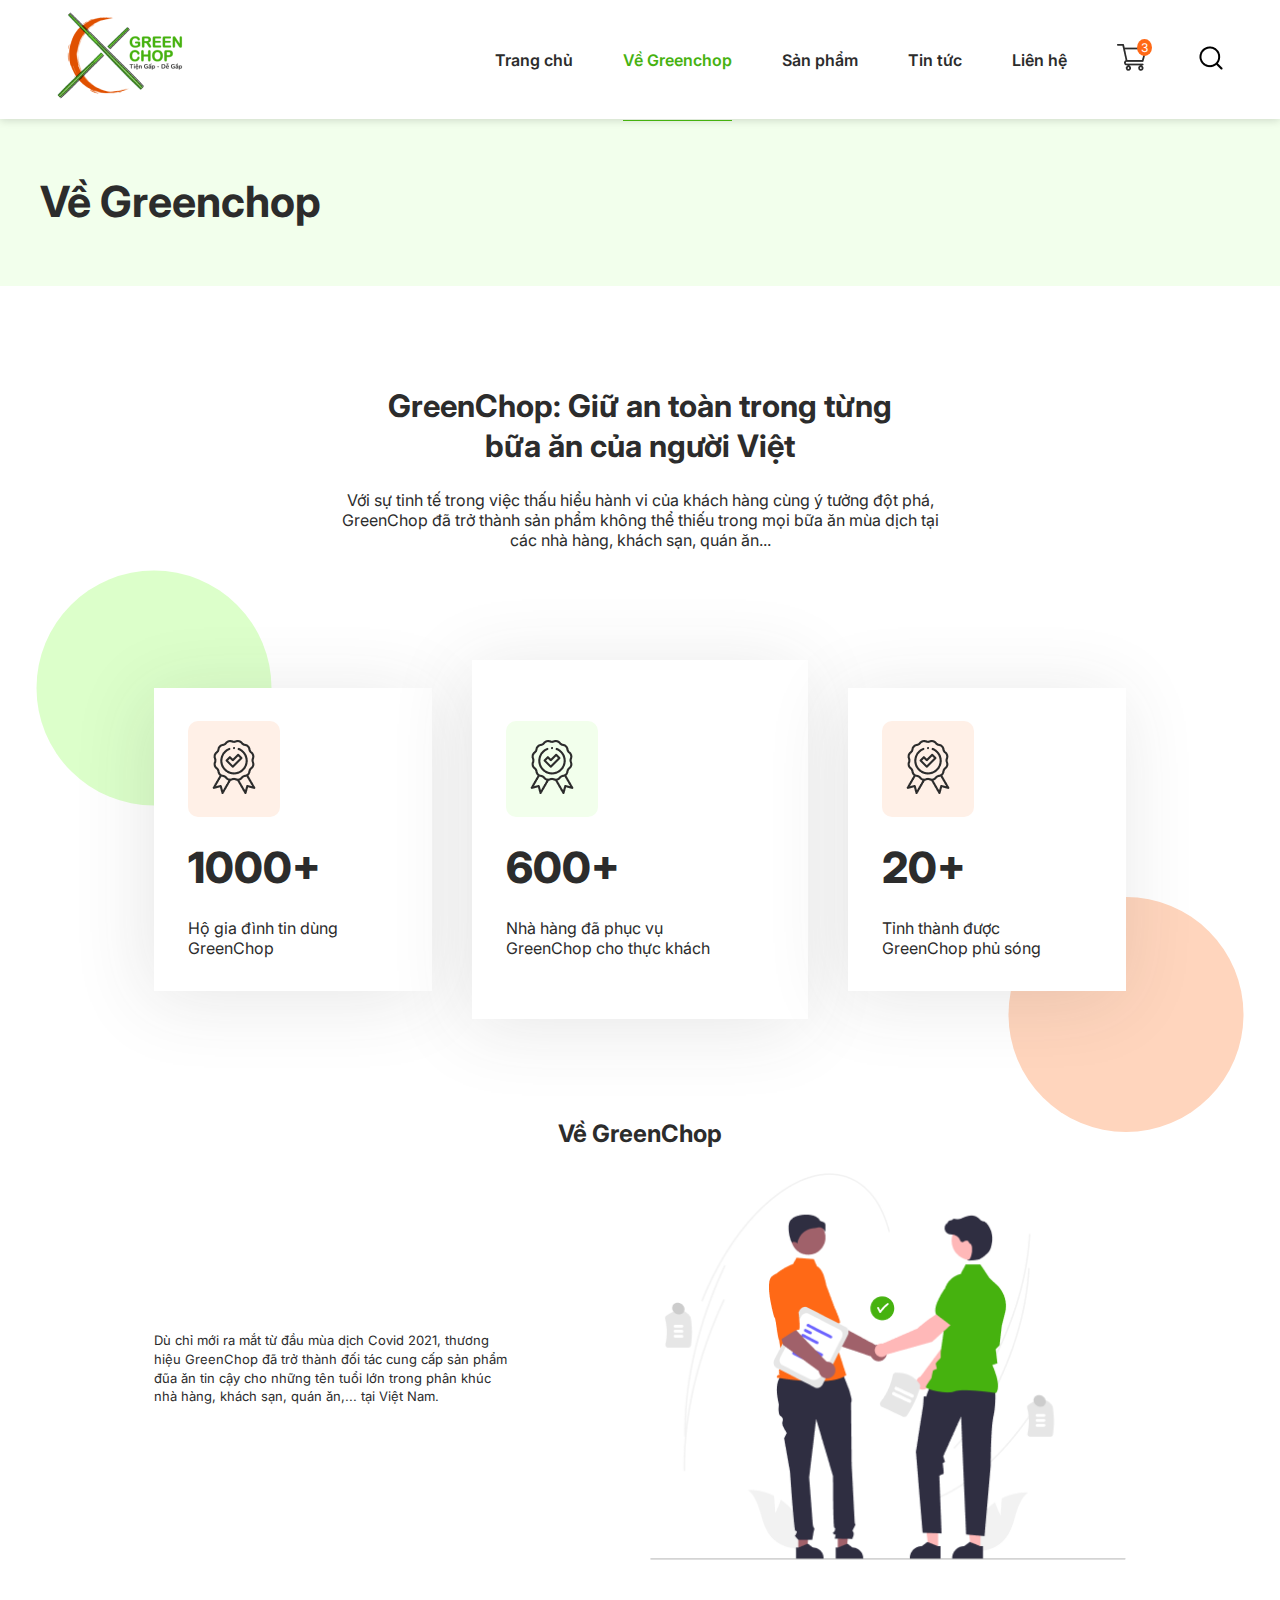
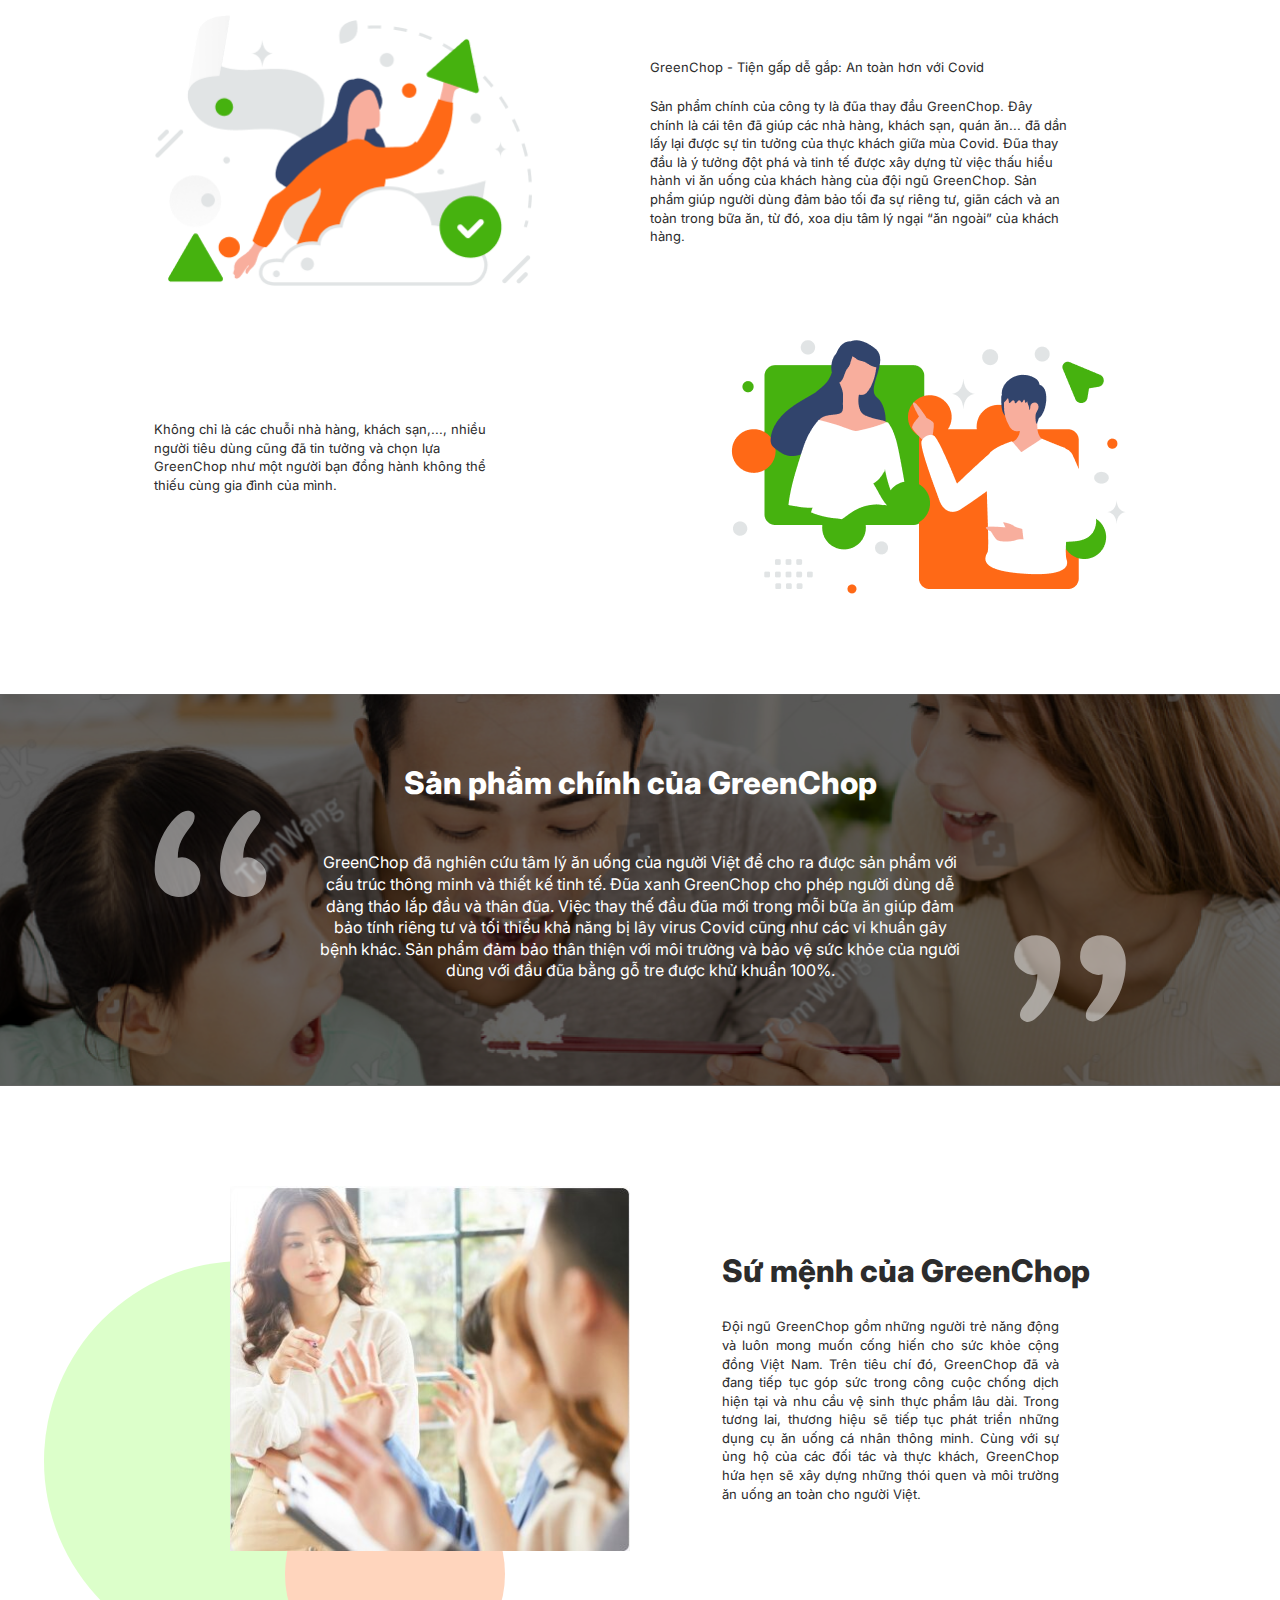
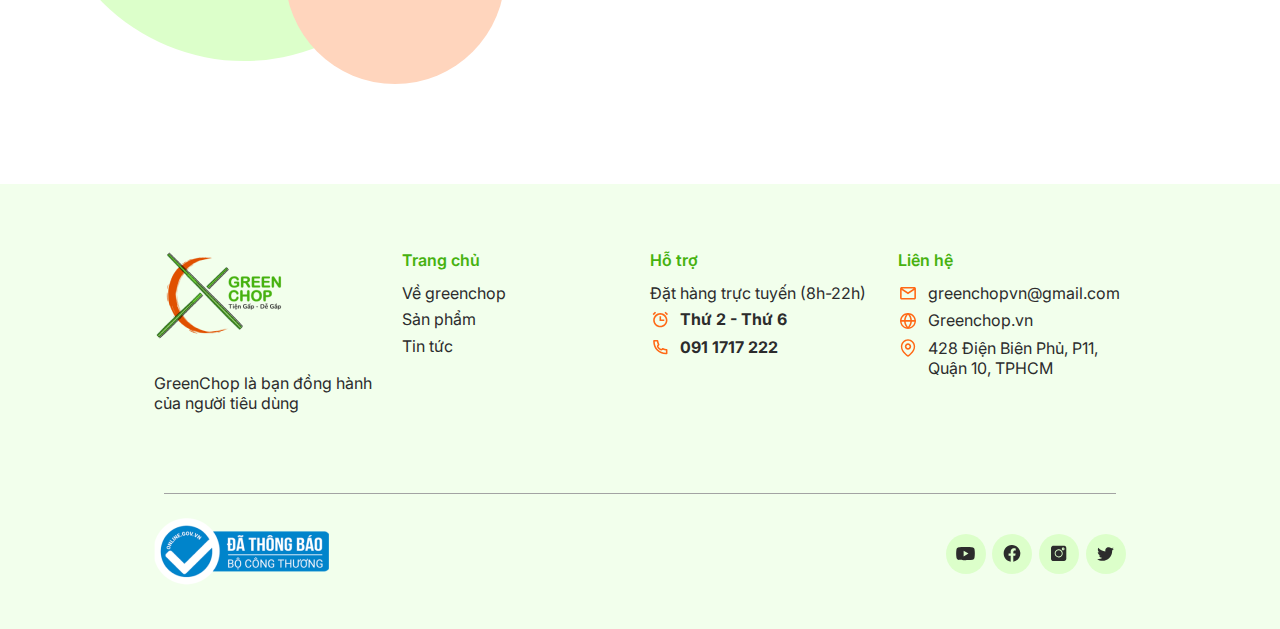
<file: du_an_HTML/greenchop.html>
<!DOCTYPE html>
<html lang="en">
  <head>
    <meta charset="UTF-8" />
    <meta name="viewport" content="width=device-width, initial-scale=1.0" />
    <link
      rel="stylesheet"
      href="https://cdnjs.cloudflare.com/ajax/libs/font-awesome/6.5.2/css/all.min.css"
    />
    <link
      rel="stylesheet"
      href="https://cdnjs.cloudflare.com/ajax/libs/animate.css/4.1.1/animate.min.css"
    />

    <link rel="stylesheet" href="css/grid.css" />
    <link rel="stylesheet" href="css/style.css" />
    <title>Greenchop</title>
  </head>
  <body>
    <header class="header">
      <div class="container">
        <div class="row align-items-center">
          <div class="col-4 d-lg-none">
            <label for="menu-toggle" class="menu-toggle">
              <i class="fa-solid fa-bars"></i>
            </label>
          </div>
          <div class="col-4 col-lg-2">
            <div class="logo">
              <a href="#">
                <img src="images/logo.png" alt="" />
              </a>
            </div>
            <!-- end logo -->
          </div>
          <div class="col-4 col-lg-10">
            <div class="header-nav">
              <input type="checkbox" id="menu-toggle" hidden />
              <label for="menu-toggle" class="menu-overlay"></label>
              <nav class="menu">
                <ul>
                  <li>
                    <a href="index.html">Trang chủ</a>
                  </li>
                  <li class="active">
                    <a href="greenchop.html">Về Greenchop</a>
                  </li>
                  <li>
                    <a href="products.html">Sản phẩm</a>
                  </li>
                  <li>
                    <a href="news.html">Tin tức</a>
                  </li>
                  <li>
                    <a href="contact.html">Liên hệ</a>
                  </li>
                </ul>
              </nav>
              <!-- end menu -->
              <div class="cart-icon">
                <a href="#">
                  <img src="images/icons/cart-icon.png" alt="" />
                  <span>3</span>
                </a>
              </div>
              <!-- end cart-icon -->
              <div class="search-icon">
                <a href="#">
                  <img src="images/icons/search-icon.png" alt="" />
                </a>
              </div>
              <!-- end search-icon -->
            </div>
            <!-- end header-nav -->
          </div>
        </div>
      </div>
    </header>
    <!-- end header -->

    <div class="greenchop-title">
      <h1>Về Greenchop</h1>
    </div>
    <!-- end .greenchop-title -->

    <div class="greenchop-counter">
      <section class="counter">
        <div class="container">
          <div class="counter-heading">
            <h2>
              GreenChop: Giữ an toàn trong từng <br />
              bữa ăn của người Việt
            </h2>
            <p>
              Với sự tinh tế trong việc thấu hiểu hành vi của khách hàng cùng ý
              tưởng đột phá, GreenChop đã trở thành sản phẩm không thể thiếu
              trong mọi bữa ăn mùa dịch tại các nhà hàng, khách sạn, quán ăn...
            </p>
          </div>
          <!-- end counter-heading -->
          <div class="counter-list">
            <div class="row justify-content-center align-items-center">
              <div class="col-12 col-lg-3">
                <div class="counter-item">
                  <span class="counter-icon">
                    <img src="images/icons/quality-icon.png" alt="" />
                  </span>
                  <!-- end counter-icon -->
                  <span class="counter-number">1000+</span>
                  <span class="counter-desc"
                    >Hộ gia đình tin dùng <br />
                    GreenChop
                  </span>
                </div>
                <!-- end counter-item -->
              </div>

              <div class="col-12 col-lg-4">
                <div class="counter-item">
                  <div class="counter-icon">
                    <img src="images/icons/quality-icon.png" alt="" />
                  </div>
                  <!-- end counter-icon -->
                  <span class="counter-number">600+</span>
                  <span class="counter-desc"
                    >Nhà hàng đã phục vụ <br />
                    GreenChop cho thực khách
                  </span>
                </div>
                <!-- end counter-item -->
              </div>

              <div class="col-12 col-lg-3">
                <div class="counter-item">
                  <div class="counter-icon">
                    <img src="images/icons/quality-icon.png" alt="" />
                  </div>
                  <!-- end counter-icon -->
                  <span class="counter-number">20+</span>
                  <span class="counter-desc"
                    >Tỉnh thành được <br />
                    GreenChop phủ sóng
                  </span>
                </div>
                <!-- end counter-item -->
              </div>
            </div>
          </div>
          <!-- end counter-list -->
        </div>
      </section>
      <!-- end counter -->
    </div>
    <!-- greenchop-counter -->

    <div class="about-greenchop">
      <div class="container">
        <div class="title">
          <h2>Về GreenChop</h2>
        </div>
        <!-- end title -->

        <section class="info-greenchop">
          <div class="row">
            <div class="col-12 col-lg-5">
              <div class="image">
                <img src="images/about_us/us-1.png" alt="" />
              </div>
            </div>
            <div class="col-12 col-lg-5">
              <div class="info">
                <p>
                  Dù chỉ mới ra mắt từ đầu mùa dịch Covid 2021, thương hiệu
                  GreenChop đã trở thành đối tác cung cấp sản phẩm đũa ăn tin
                  cậy cho những tên tuổi lớn trong phân khúc nhà hàng, khách
                  sạn, quán ăn,... tại Việt Nam.
                </p>
              </div>
            </div>
          </div>
        </section>
        <!-- end .info-greenchop section-1 -->

        <section class="info-greenchop">
          <div class="row">
            <div class="col-12 col-lg-5">
              <div class="image">
                <img src="images/about_us/us-2.png" alt="" />
              </div>
            </div>
            <div class="col-12 col-lg-5">
              <div class="info">
                <p>GreenChop - Tiện gấp dễ gắp: An toàn hơn với Covid</p>
                <p>
                  Sản phẩm chính của công ty là đũa thay đầu GreenChop. Đây
                  chính là cái tên đã giúp các nhà hàng, khách sạn, quán ăn...
                  đã dần lấy lại được sự tin tưởng của thực khách giữa mùa
                  Covid. Đũa thay đầu là ý tưởng đột phá và tinh tế được xây
                  dựng từ việc thấu hiểu hành vi ăn uống của khách hàng của đội
                  ngũ GreenChop. Sản phẩm giúp người dùng đảm bảo tối đa sự
                  riêng tư, giãn cách và an toàn trong bữa ăn, từ đó, xoa dịu
                  tâm lý ngại “ăn ngoài” của khách hàng.
                </p>
              </div>
            </div>
          </div>
        </section>
        <!-- end .info-greenchop section-2 -->

        <section class="info-greenchop">
          <div class="row">
            <div class="col-12 col-lg-5">
              <div class="image">
                <img src="images/about_us/us-3.png" alt="" />
              </div>
            </div>
            <div class="col-12 col-lg-5">
              <div class="info">
                <p>
                  Không chỉ là các chuỗi nhà hàng, khách sạn,..., nhiều người
                  tiêu dùng cũng đã tin tưởng và chọn lựa GreenChop như một
                  người bạn đồng hành không thể thiếu cùng gia đình của mình.
                </p>
              </div>
            </div>
          </div>
        </section>
        <!-- end .info-greenchop section-3 -->
      </div>
    </div>
    <!-- end .about-greenchop -->

    <div class="product-main">
      <div class="cover">
        <img src="images/family-img.png" alt="" />

        <div class="info-main">
          <h2>Sản phẩm chính của GreenChop</h2>
          <p>
            GreenChop đã nghiên cứu tâm lý ăn uống của người Việt để cho ra được
            sản phẩm với cấu trúc thông minh và thiết kế tinh tế. Đũa xanh
            GreenChop cho phép người dùng dễ dàng tháo lắp đầu và thân đũa. Việc
            thay thế đầu đũa mới trong mỗi bữa ăn giúp đảm bảo tính riêng tư và
            tối thiểu khả năng bị lây virus Covid cũng như các vi khuẩn gây bệnh
            khác. Sản phẩm đảm bảo thân thiện với môi trường và bảo vệ sức khỏe
            của người dùng với đầu đũa bằng gỗ tre được khử khuẩn 100%.
          </p>
          <svg
            class="above-quotes"
            xmlns="http://www.w3.org/2000/svg"
            width="113"
            height="87"
            viewBox="0 0 113 87"
            fill="none"
          >
            <path
              opacity="0.5"
              d="M66.0571 59.4597C66.0571 42.1514 71.7578 26.2715 83.1592 11.82C90.3689 3.0818 96.1535 -0.699128 100.513 0.477162C104.537 1.98954 106.549 4.25809 106.549 7.28284C106.549 10.1395 105.208 13.1643 102.525 16.3571C100.01 19.5499 97.9978 22.1545 96.4888 24.171C94.9798 26.1875 93.7223 28.372 92.7163 30.7246C90.3689 35.4298 89.1953 41.1432 89.1953 47.8648C93.2193 46.6886 97.2433 47.1927 101.267 49.3772C108.645 53.5783 112.333 58.9556 112.333 65.5092C112.333 71.8948 110.321 77.1041 106.297 81.1371C102.441 85.002 97.0757 86.9345 90.2013 86.9345C83.3269 86.9345 77.5424 84.3298 72.8477 79.1206C68.3206 73.7432 66.0571 67.1896 66.0571 59.4597ZM0.666748 59.4597C0.666748 41.4793 6.28362 25.5994 17.5173 11.82C26.0684 1.56943 33.1943 -1.53934 38.895 2.49366C40.0686 3.33387 40.6555 4.6782 40.6555 6.52665C40.6555 9.88748 39.398 13.1643 36.883 16.3571C34.5356 19.5499 32.6074 22.1545 31.0984 24.171C29.5894 26.1875 28.3319 28.372 27.3259 30.7246C24.9786 35.4298 23.8049 41.1432 23.8049 47.8648C27.8289 46.6886 31.7691 47.1927 35.6255 49.3772C42.8352 53.5783 46.44 58.9556 46.44 65.5092C46.44 71.8948 44.5118 77.1041 40.6555 81.1371C36.7991 85.002 31.4338 86.9345 24.5594 86.9345C17.685 86.9345 11.9843 84.3298 7.45729 79.1206C2.93026 73.7432 0.666748 67.1896 0.666748 59.4597Z"
              fill="white"
            />
          </svg>
          <svg
            class="below-quotes"
            xmlns="http://www.w3.org/2000/svg"
            width="112"
            height="87"
            viewBox="0 0 112 87"
            fill="none"
          >
            <path
              opacity="0.5"
              d="M46.4431 27.7426C46.4431 45.0508 40.7424 60.9307 29.341 75.3823C22.1313 84.1205 16.3468 87.9014 11.9874 86.7251C7.96338 85.2127 5.95136 82.9442 5.95136 79.9194C5.95136 77.0627 7.29271 74.038 9.97539 70.8452C12.4904 67.6524 14.5024 65.0478 16.0114 63.0313C17.5204 61.0148 18.7779 58.8302 19.784 56.4776C22.1313 51.7725 23.305 46.0591 23.305 39.3374C19.2809 40.5137 15.2569 40.0096 11.2329 37.825C3.85553 33.624 0.166837 28.2467 0.166838 21.6931C0.166838 15.3075 2.17885 10.0982 6.20287 6.06521C10.0592 2.20025 15.4246 0.267776 22.299 0.267776C29.1733 0.267777 34.9579 2.87241 39.6526 8.0817C44.1796 13.459 46.4431 20.0126 46.4431 27.7426ZM111.834 27.7426C111.833 45.723 106.217 61.6029 94.9829 75.3823C86.4318 85.6328 79.306 88.7416 73.6053 84.7086C72.4316 83.8684 71.8448 82.5241 71.8448 80.6756C71.8448 77.3148 73.1023 74.038 75.6173 70.8452C77.9646 67.6524 79.8928 65.0478 81.4018 63.0313C82.9108 61.0148 84.1683 58.8302 85.1743 56.4776C87.5217 51.7725 88.6954 46.0591 88.6954 39.3374C84.6713 40.5137 80.7311 40.0096 76.8748 37.825C69.6651 33.624 66.0602 28.2467 66.0602 21.6931C66.0602 15.3075 67.9884 10.0982 71.8448 6.06521C75.7011 2.20025 81.0665 0.267781 87.9409 0.267782C94.8152 0.267783 100.516 2.87242 105.043 8.08171C109.57 13.459 111.834 20.0126 111.834 27.7426Z"
              fill="white"
            />
          </svg>
        </div>
      </div>
    </div>
    <!-- end .product-main -->

    <div class="mission-greenchop">
      <div class="container">
        <div class="row">
          <div class="col-12 col-lg-6">
            <div class="image">
              <img src="images/mission-greenchop-img.jpg" alt="" />
            </div>
          </div>
          <div class="col-12 col-lg-6">
            <div class="info">
              <h2>Sứ mệnh của GreenChop</h2>
              <p>
                Đội ngũ GreenChop gồm những người trẻ năng động và luôn mong
                muốn cống hiến cho sức khỏe cộng đồng Việt Nam. Trên tiêu chí
                đó, GreenChop đã và đang tiếp tục góp sức trong công cuộc chống
                dịch hiện tại và nhu cầu vệ sinh thực phẩm lâu dài. Trong tương
                lai, thương hiệu sẽ tiếp tục phát triển những dụng cụ ăn uống cá
                nhân thông minh. Cùng với sự ủng hộ của các đối tác và thực
                khách, GreenChop hứa hẹn sẽ xây dựng những thói quen và môi
                trường ăn uống an toàn cho người Việt.
              </p>
            </div>
          </div>
        </div>
      </div>
    </div>
    <!-- end .mission-greenchop -->
    <footer class="footer">
      <div class="container">
        <div class="footer-inner">
          <div class="row">
            <div class="col-12 col-sm-6 col-xl-3">
              <div class="footer-item">
                <img class="logo" src="images/logo.png" alt="" />
                <p>GreenChop là bạn đồng hành của người tiêu dùng</p>
              </div>
              <!--end footer-item -->
            </div>
            <!-- end col- -->

            <div class="col-12 col-sm-6 col-xl-3">
              <div class="footer-item">
                <p class="title">Trang chủ</p>
                <ul>
                  <li>
                    <a href="#">Về greenchop</a>
                  </li>
                  <li>
                    <a href="#">Sản phẩm</a>
                  </li>
                  <li>
                    <a href="#">Tin tức</a>
                  </li>
                </ul>
              </div>
              <!--end footer-item -->
            </div>
            <!-- end col- -->

            <div class="col-12 col-sm-6 col-xl-3">
              <div class="footer-item">
                <p class="title">Hỗ trợ</p>
                <p>Đặt hàng trực tuyến (8h-22h)</p>
                <ul>
                  <li>
                    <svg
                      xmlns="http://www.w3.org/2000/svg"
                      width="21"
                      height="21"
                      viewBox="0 0 21 21"
                      fill="none"
                    >
                      <path
                        d="M10.8325 18.7498C6.71306 18.6956 3.38679 15.3693 3.33249 11.2498C3.38679 7.13041 6.71306 3.80415 10.8325 3.74985C14.9519 3.80415 18.2782 7.13041 18.3325 11.2498C18.2782 15.3693 14.9519 18.6956 10.8325 18.7498ZM10.8325 5.41652C7.62847 5.4587 5.04134 8.04582 4.99916 11.2498C5.04134 14.4539 7.62847 17.041 10.8325 17.0832C14.0365 17.041 16.6236 14.4539 16.6658 11.2498C16.6236 8.04582 14.0365 5.4587 10.8325 5.41652ZM14.9992 12.0832H9.99916V7.08318H11.6658V10.4165H14.9992V12.0832ZM17.7425 6.00652L15.235 3.50652L16.4092 2.32568L18.9175 4.82568L17.7425 6.00568V6.00652ZM3.92166 6.00652L2.74249 4.82568L5.23499 2.32568L6.41416 3.50652L3.92333 6.00652H3.92166Z"
                        fill="#FF6916"
                      />
                    </svg>
                    <span> <b>Thứ 2 - Thứ 6</b></span>
                  </li>
                  <li>
                    <svg
                      xmlns="http://www.w3.org/2000/svg"
                      width="21"
                      height="21"
                      viewBox="0 0 21 21"
                      fill="none"
                    >
                      <path
                        d="M8.11843 7.3184C7.22416 8.07827 6.89644 9.46409 7.66862 10.5758C8.39122 11.6162 9.30144 12.5262 10.3416 13.2485C11.4534 14.0205 12.8391 13.6927 13.5989 12.7984L13.6074 12.8023C14.5778 13.2519 15.6086 13.56 16.6666 13.717V15.9168L16.6657 15.9168L16.6634 15.9168C10.0179 15.9262 4.99288 10.8428 4.99999 4.25315V4.25016H7.19945L7.1996 4.25114C7.35664 5.30904 7.66465 6.33894 8.11426 7.30939L8.11843 7.3184ZM16.6657 17.5835H17.5C17.9602 17.5835 18.3333 17.2104 18.3333 16.7501V12.9983C18.3333 12.5853 18.0308 12.2346 17.6223 12.174L16.9105 12.0683C16.0102 11.9347 15.1338 11.6726 14.3079 11.29L13.6805 10.9994C13.317 10.831 12.885 10.9452 12.6521 11.2712L12.3681 11.6689C12.1192 12.0174 11.644 12.1238 11.2922 11.8795C10.4153 11.2706 9.64671 10.5022 9.0375 9.62507C8.79316 9.27328 8.89961 8.79797 9.24817 8.54905L9.64562 8.26522C9.97172 8.03234 10.0859 7.60034 9.91745 7.23675L9.62651 6.60877C9.24393 5.78299 8.98183 4.90662 8.8482 4.0064L8.74251 3.29446C8.68187 2.88596 8.33119 2.5835 7.91821 2.5835H4.16665C3.70642 2.5835 3.33332 2.95659 3.33332 3.41683V4.25136C3.32522 11.7567 9.09184 17.5942 16.6657 17.5835Z"
                        fill="#FF6916"
                      />
                    </svg>
                    <span><b>091 1717 222</b></span>
                  </li>
                </ul>
              </div>
              <!--end footer-item -->
            </div>
            <!-- end col- -->

            <div class="col-12 col-sm-6 col-xl-3">
              <div class="footer-item">
                <p class="title">Liên hệ</p>
                <ul>
                  <li>
                    <svg
                      xmlns="http://www.w3.org/2000/svg"
                      width="21"
                      height="21"
                      viewBox="0 0 21 21"
                      fill="none"
                    >
                      <path
                        d="M17.1666 16.9168H3.83329C2.91282 16.9168 2.16663 16.1706 2.16663 15.2502V5.17766C2.20547 4.28562 2.9404 3.58265 3.83329 3.5835H17.1666C18.0871 3.5835 18.8333 4.32969 18.8333 5.25016V15.2502C18.8333 16.1706 18.0871 16.9168 17.1666 16.9168ZM3.83329 6.80683V15.2502H17.1666V6.80683L10.5 11.2502L3.83329 6.80683ZM4.49996 5.25016L10.5 9.25016L16.5 5.25016H4.49996Z"
                        fill="#FF6916"
                      />
                    </svg>
                    <span>greenchopvn@gmail.com</span>
                  </li>
                  <li>
                    <svg
                      xmlns="http://www.w3.org/2000/svg"
                      width="21"
                      height="21"
                      viewBox="0 0 21 21"
                      fill="none"
                    >
                      <path
                        fill-rule="evenodd"
                        clip-rule="evenodd"
                        d="M10.5 4.09816C6.73438 4.09816 3.68178 7.15076 3.68178 10.9163C3.68178 14.6819 6.73438 17.7345 10.5 17.7345C14.2655 17.7345 17.3181 14.6819 17.3181 10.9163C17.3181 7.15076 14.2655 4.09816 10.5 4.09816ZM2.16663 10.9163C2.16663 6.31397 5.89759 2.58301 10.5 2.58301C15.1023 2.58301 18.8333 6.31397 18.8333 10.9163C18.8333 15.5187 15.1023 19.2497 10.5 19.2497C5.89759 19.2497 2.16663 15.5187 2.16663 10.9163Z"
                        fill="#FF6916"
                      />
                      <path
                        fill-rule="evenodd"
                        clip-rule="evenodd"
                        d="M2.16663 10.9163C2.16663 10.4561 2.5058 10.083 2.9242 10.083H18.0757C18.4941 10.083 18.8333 10.4561 18.8333 10.9163C18.8333 11.3766 18.4941 11.7497 18.0757 11.7497H2.9242C2.5058 11.7497 2.16663 11.3766 2.16663 10.9163Z"
                        fill="#FF6916"
                      />
                      <path
                        fill-rule="evenodd"
                        clip-rule="evenodd"
                        d="M8.00023 10.7912C8.05735 13.1556 8.93859 15.4319 10.5 17.2882C12.0615 15.4319 12.9427 13.1556 12.9998 10.7912C12.9427 8.42675 12.0615 6.1504 10.5 4.2941C8.93859 6.1504 8.05735 8.42675 8.00023 10.7912ZM10.5 3.10161L9.88475 2.58301C7.66412 4.8263 6.40213 7.73753 6.33355 10.7751C6.33331 10.7858 6.33331 10.7965 6.33355 10.8072C6.40213 13.8448 7.66412 16.756 9.88475 18.9993C10.0426 19.1588 10.2659 19.2497 10.5 19.2497C10.7341 19.2497 10.9574 19.1588 11.1153 18.9993C13.336 16.756 14.5979 13.8448 14.6665 10.8072C14.6668 10.7965 14.6668 10.7858 14.6665 10.7751C14.5979 7.73753 13.336 4.8263 11.1153 2.58301L10.5 3.10161Z"
                        fill="#FF6916"
                      />
                    </svg>
                    <span>Greenchop.vn</span>
                  </li>
                  <li>
                    <svg
                      xmlns="http://www.w3.org/2000/svg"
                      width="21"
                      height="21"
                      viewBox="0 0 21 21"
                      fill="none"
                    >
                      <g clip-path="url(#clip0_90_1965)">
                        <path
                          fill-rule="evenodd"
                          clip-rule="evenodd"
                          d="M10.5 2.44478C8.9087 2.44478 7.38258 3.08863 6.25736 4.2347C5.13214 5.38076 4.5 6.93516 4.5 8.55594C4.5 10.9225 6.0118 13.2189 7.66946 15.0011C8.48296 15.8757 9.299 16.5917 9.91251 17.0893C10.1408 17.2745 10.3403 17.4287 10.5 17.549C10.6597 17.4287 10.8592 17.2745 11.0875 17.0893C11.701 16.5917 12.517 15.8757 13.3305 15.0011C14.9882 13.2189 16.5 10.9225 16.5 8.55594C16.5 6.93516 15.8679 5.38076 14.7426 4.2347C13.6174 3.08863 12.0913 2.44478 10.5 2.44478ZM10.5 18.4866C10.084 19.1222 10.0838 19.122 10.0836 19.1219L10.0814 19.1204L10.0764 19.117L10.0592 19.1052C10.0446 19.0951 10.0238 19.0806 9.99717 19.0618C9.9439 19.0242 9.86735 18.9694 9.77084 18.8985C9.57791 18.7565 9.30477 18.5494 8.97812 18.2844C8.326 17.7555 7.45454 16.9915 6.58054 16.0518C4.8632 14.2055 3 11.5366 3 8.55594C3 6.52996 3.79018 4.58697 5.1967 3.15439C6.60322 1.72181 8.51088 0.916992 10.5 0.916992C12.4891 0.916992 14.3968 1.72181 15.8033 3.15439C17.2098 4.58697 18 6.52996 18 8.55594C18 11.5366 16.1368 14.2055 14.4195 16.0518C13.5455 16.9915 12.674 17.7555 12.0219 18.2844C11.6952 18.5494 11.4221 18.7565 11.2292 18.8985C11.1327 18.9694 11.0561 19.0242 11.0028 19.0618C10.9762 19.0806 10.9554 19.0951 10.9408 19.1052L10.9236 19.117L10.9186 19.1204L10.917 19.1215C10.9168 19.1217 10.916 19.1222 10.5 18.4866ZM10.5 18.4866L10.916 19.1222C10.6641 19.2932 10.3355 19.293 10.0836 19.1219L10.5 18.4866Z"
                          fill="#FF6916"
                        />
                        <path
                          fill-rule="evenodd"
                          clip-rule="evenodd"
                          d="M10.5 6.75065C9.57948 6.75065 8.83329 7.49684 8.83329 8.41732C8.83329 9.33779 9.57948 10.084 10.5 10.084C11.4204 10.084 12.1666 9.33779 12.1666 8.41732C12.1666 7.49684 11.4204 6.75065 10.5 6.75065ZM7.16663 8.41732C7.16663 6.57637 8.65901 5.08398 10.5 5.08398C12.3409 5.08398 13.8333 6.57637 13.8333 8.41732C13.8333 10.2583 12.3409 11.7507 10.5 11.7507C8.65901 11.7507 7.16663 10.2583 7.16663 8.41732Z"
                          fill="#FF6916"
                        />
                      </g>
                      <defs>
                        <clipPath id="clip0_90_1965">
                          <rect
                            width="20"
                            height="20"
                            fill="white"
                            transform="translate(0.5 0.0834961)"
                          />
                        </clipPath>
                      </defs>
                    </svg>
                    <span>428 Điện Biên Phủ, P11, Quận 10, TPHCM</span>
                  </li>
                </ul>
              </div>
              <!--end footer-item -->
            </div>
            <!-- end col- -->
          </div>
        </div>
        <!-- end footer-inner -->

        <div class="footer-bottom">
          <div class="row">
            <div class="col-12 col-sm-6">
              <a href="#">
                <img src="images/bocongthuong.png" alt="" />
              </a>
            </div>
            <!-- end-col -->
            <div class="col-12 col-sm-6">
              <ul class="socials">
                <li>
                  <a href="#"
                    ><svg
                      xmlns="http://www.w3.org/2000/svg"
                      width="23"
                      height="23"
                      viewBox="0 0 23 23"
                      fill="none"
                    >
                      <path
                        d="M11.5056 18.1277H11.4869C11.429 18.1277 5.63956 18.1165 4.1789 17.7198C3.37569 17.5034 2.74842 16.8758 2.5325 16.0725C2.26984 14.5907 2.143 13.088 2.15356 11.5831C2.14678 10.0758 2.27705 8.571 2.54276 7.08727C2.76462 6.28322 3.38914 5.65269 4.19103 5.42314C5.61156 5.0498 11.2414 5.0498 11.4804 5.0498H11.5C11.5588 5.0498 17.3632 5.061 18.8089 5.45767C19.6104 5.67515 20.2364 6.30149 20.4534 7.10314C20.7244 8.59044 20.8517 10.1004 20.8333 11.6121C20.8398 13.1176 20.7093 14.6205 20.4432 16.1023C20.2244 16.9047 19.5968 17.5309 18.794 17.7478C17.3753 18.1239 11.7445 18.1277 11.5056 18.1277ZM9.6389 8.78781L9.63423 14.3878L14.4988 11.5878L9.6389 8.78781Z"
                        fill="#2C2C2C"
                      />
                    </svg>
                  </a>
                </li>

                <li>
                  <a href="#"
                    ><svg
                      xmlns="http://www.w3.org/2000/svg"
                      width="20"
                      height="21"
                      viewBox="0 0 20 21"
                      fill="none"
                    >
                      <path
                        d="M1.66846 10.4186C1.66943 14.5181 4.65046 18.0086 8.69929 18.6511V12.8269H6.58512V10.4186H8.70179V8.58528C8.60717 7.71656 8.90389 6.85077 9.51149 6.22272C10.1191 5.59467 10.9746 5.26946 11.846 5.33528C12.4714 5.34538 13.0953 5.40109 13.7126 5.50195V7.55111H12.6593C12.2967 7.50362 11.9321 7.62338 11.6683 7.87667C11.4044 8.12996 11.2699 8.48935 11.3026 8.85361V10.4186H13.6118L13.2426 12.8278H11.3026V18.6511C15.6814 17.9591 18.7519 13.9601 18.2897 9.55118C17.8276 5.14226 13.9945 1.86689 9.56748 2.09793C5.14043 2.32897 1.66916 5.98554 1.66846 10.4186Z"
                        fill="#2C2C2C"
                      />
                    </svg>
                  </a>
                </li>

                <li>
                  <a href="#"
                    ><svg
                      xmlns="http://www.w3.org/2000/svg"
                      width="16"
                      height="17"
                      viewBox="0 0 16 17"
                      fill="none"
                    >
                      <path
                        d="M1.9972 0.777832C5.77659 0.777832 9.55637 0.777832 13.3358 0.777832C13.3582 0.787174 13.3799 0.801374 13.4034 0.805111C14.5089 0.984477 15.3026 1.89775 15.3034 3.00907C15.306 6.61434 15.3064 10.2196 15.3034 13.8245C15.3023 15.0584 14.3097 16.0512 13.0757 16.0524C9.47004 16.0554 5.86442 16.0595 2.25917 16.0494C1.33011 16.0468 0.652191 15.5916 0.242971 14.7606C0.139825 14.5506 0.0979687 14.3106 0.02771 14.0846C0.02771 10.3055 0.02771 6.52615 0.02771 2.74712C0.0370529 2.72433 0.0508804 2.70266 0.0549913 2.67912C0.188782 1.88579 0.623788 1.31668 1.34917 0.979245C1.55247 0.885078 1.78044 0.8436 1.9972 0.777832ZM7.55698 4.36516C5.23358 4.45036 3.44946 6.47757 3.69649 8.81905C3.91623 10.9031 5.78893 12.6227 8.12578 12.3851C10.2033 12.1736 11.9362 10.3022 11.6951 7.96071C11.478 5.85577 9.6569 4.29416 7.55698 4.36516ZM13.5129 3.93169C13.5021 3.22955 13.0095 2.59952 12.1967 2.57598C11.5046 2.55617 10.8633 3.06176 10.8375 3.88236C10.815 4.58787 11.3364 5.22799 12.1548 5.24555C12.8653 5.26087 13.4677 4.73697 13.5129 3.93169Z"
                        fill="#2C2C2C"
                      />
                      <path
                        d="M7.70283 5.25391C9.43389 5.25653 10.8346 6.66605 10.829 8.39992C10.8234 10.1241 9.41707 11.5209 7.69013 11.5183C5.95907 11.5157 4.55838 10.1061 4.56398 8.37227C4.56959 6.64811 5.97589 5.25129 7.70283 5.25391Z"
                        fill="#2C2C2C"
                      />
                      <path
                        d="M12.1694 4.35734C11.9175 4.35622 11.7213 4.15406 11.7258 3.90033C11.7299 3.65557 11.9283 3.46275 12.1754 3.46387C12.4272 3.46499 12.6234 3.66715 12.619 3.92088C12.6148 4.16564 12.416 4.35846 12.1694 4.35734Z"
                        fill="#2C2C2C"
                      />
                    </svg>
                  </a>
                </li>

                <li>
                  <a href="#">
                    <svg
                      xmlns="http://www.w3.org/2000/svg"
                      width="21"
                      height="21"
                      viewBox="0 0 21 21"
                      fill="none"
                    >
                      <path
                        d="M16.896 6.33379C17.6132 5.90506 18.1498 5.22998 18.4056 4.43459C17.7317 4.83443 16.9944 5.11609 16.2256 5.26739C15.1597 4.13981 13.4708 3.86541 12.1027 4.59751C10.7346 5.32962 10.026 6.88698 10.3728 8.39939C7.6125 8.26081 5.04079 6.95692 3.29761 4.81219C2.38788 6.38133 2.85277 8.38722 4.36001 9.39619C3.81498 9.37867 3.28203 9.2311 2.80561 8.96579C2.80561 8.98019 2.80561 8.99459 2.80561 9.00899C2.80593 10.6435 3.95791 12.0515 5.56001 12.3754C5.05446 12.5129 4.52418 12.5332 4.00961 12.4346C4.46017 13.8324 5.74845 14.79 7.21681 14.8186C6.00068 15.7731 4.49879 16.2907 2.95281 16.2882C2.67879 16.2886 2.40498 16.2728 2.13281 16.241C3.70272 17.2498 5.52991 17.7853 7.39601 17.7834C9.99221 17.8012 12.4872 16.7777 14.323 14.9418C16.1588 13.1059 17.1821 10.6108 17.164 8.01459C17.164 7.86579 17.1605 7.71779 17.1536 7.57059C17.826 7.08467 18.4063 6.48271 18.8672 5.79299C18.2408 6.07064 17.5764 6.25293 16.896 6.33379Z"
                        fill="#2C2C2C"
                      />
                    </svg>
                  </a>
                </li>
              </ul>
            </div>
          </div>
        </div>
        <!-- end-footerbottom -->
      </div>
    </footer>
    <!-- end footer -->
  </body>
</html>
</file>
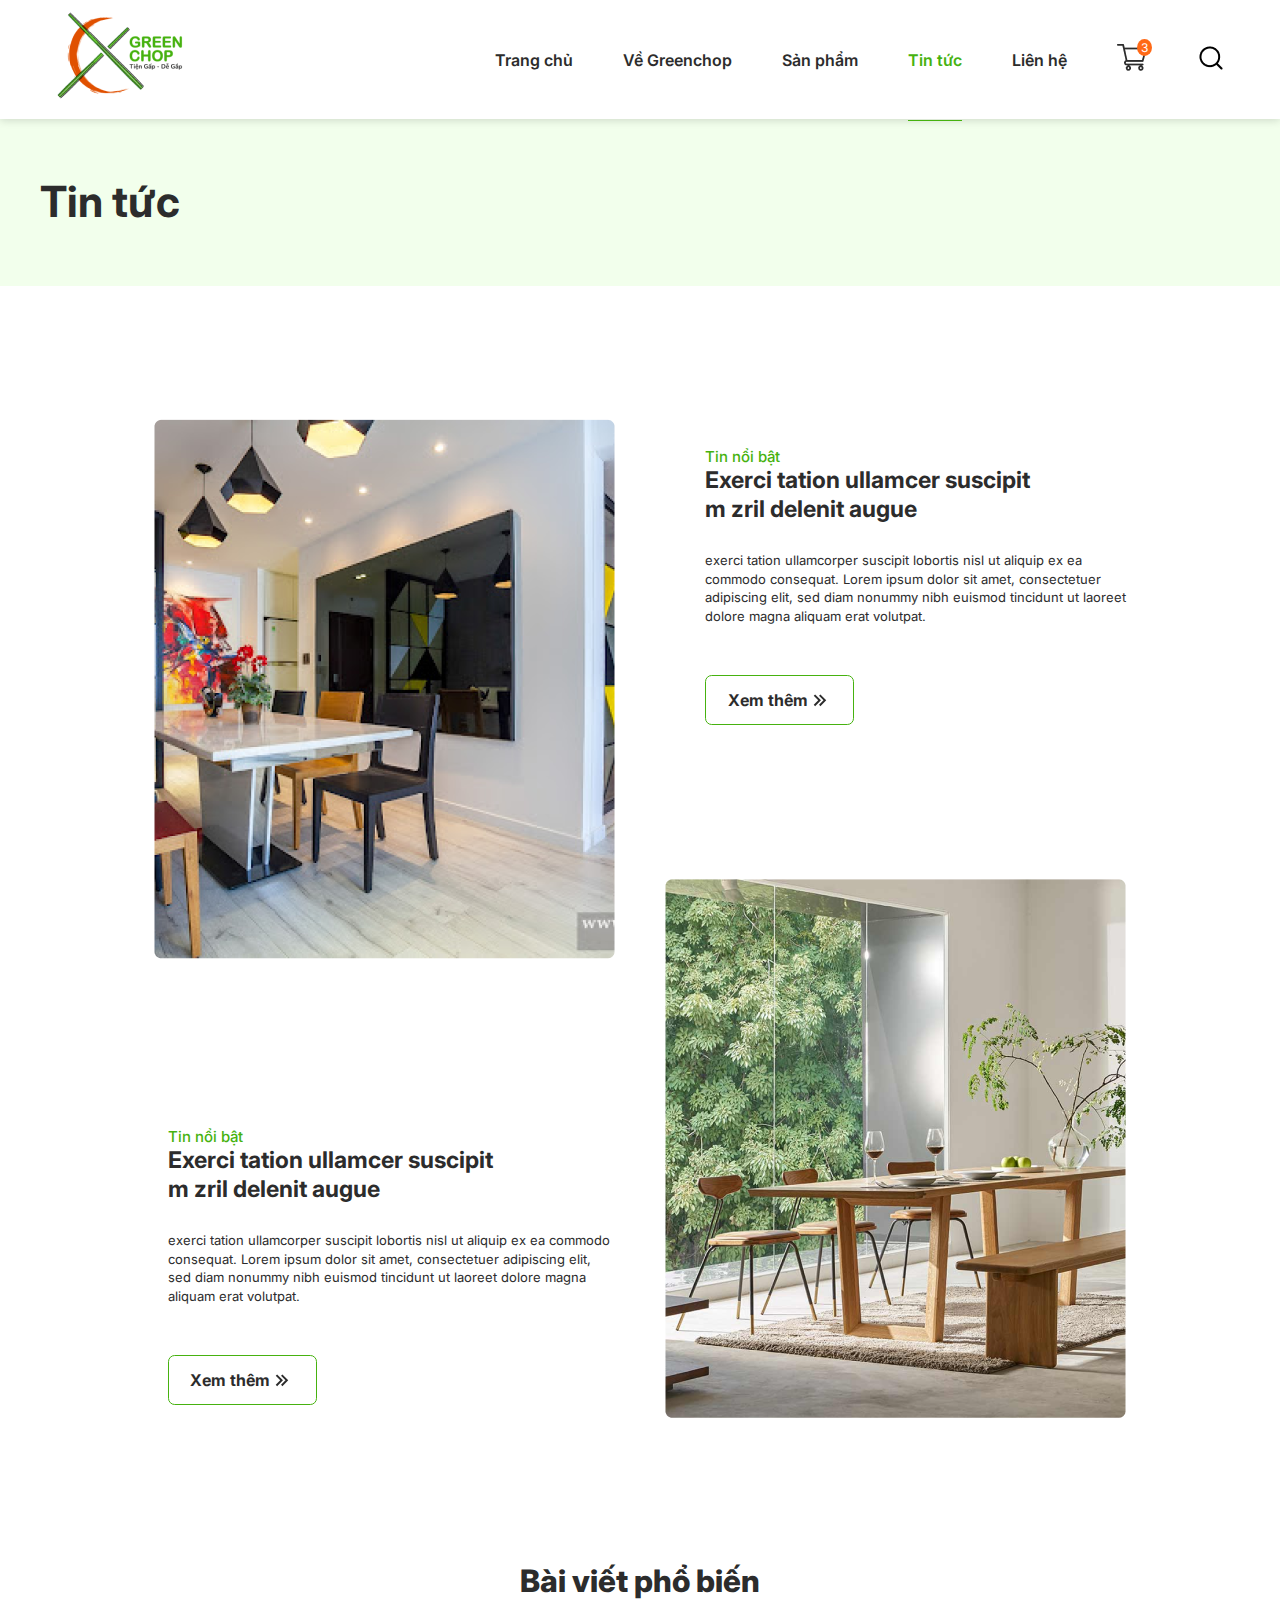
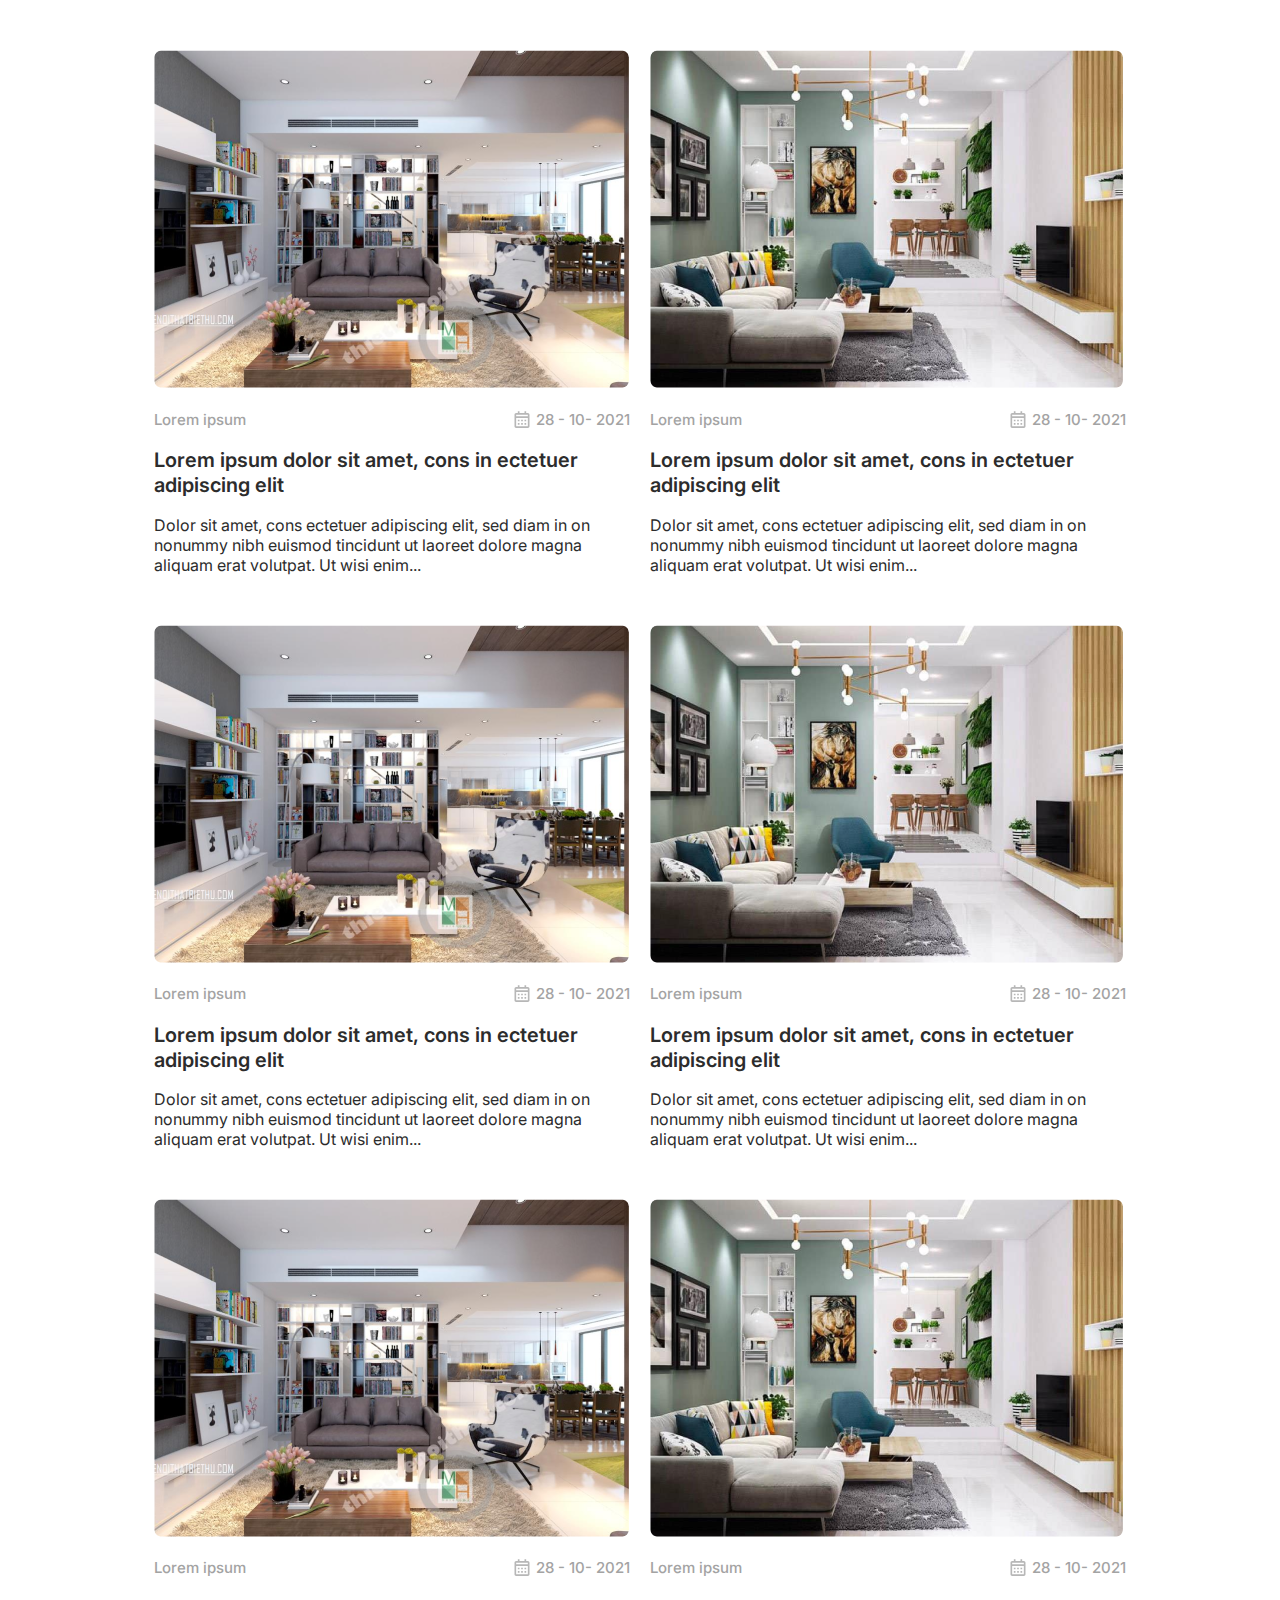
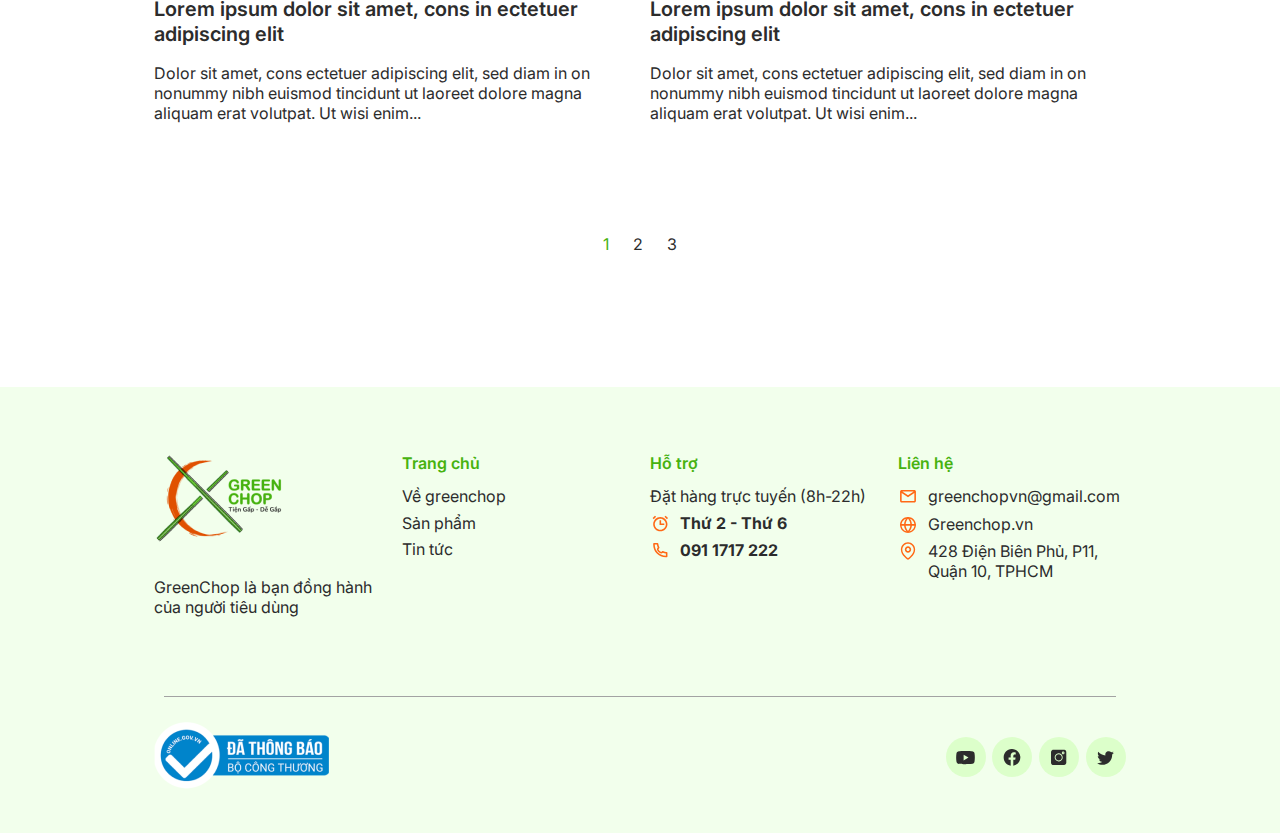
<file: du_an_HTML/news.html>
<!DOCTYPE html>
<html lang="en">
  <head>
    <meta charset="UTF-8" />
    <meta name="viewport" content="width=device-width, initial-scale=1.0" />
    <link
      rel="stylesheet"
      href="https://cdnjs.cloudflare.com/ajax/libs/font-awesome/6.5.2/css/all.min.css"
    />
    <link
      rel="stylesheet"
      href="https://cdnjs.cloudflare.com/ajax/libs/animate.css/4.1.1/animate.min.css"
    />

    <link rel="stylesheet" href="css/grid.css" />
    <link rel="stylesheet" href="css/style.css" />
    <title>Tin tức</title>
  </head>
  <body  >
    <header class="header">
      <div class="container">
        <div class="row align-items-center">
          <div class="col-4 d-lg-none">
            <label for="menu-toggle" class="menu-toggle">
              <i class="fa-solid fa-bars"></i>
            </label>
          </div>
          <div class="col-4 col-lg-2">
            <div class="logo">
              <a href="#">
                <img src="images/logo.png" alt="" />
              </a>
            </div>
            <!-- end logo -->
          </div>
          <div class="col-4 col-lg-10">
            <div class="header-nav">
              <input type="checkbox" id="menu-toggle" hidden />
              <label for="menu-toggle" class="menu-overlay"></label>
              <nav class="menu">
                <ul>
                  <li >
                    <a href="index.html">Trang chủ</a>
                  </li>
                  <li>
                    <a href="greenchop.html">Về Greenchop</a>
                  </li>
                  <li>
                    <a href="products.html">Sản phẩm</a>
                  </li>
                  <li class="active">
                    <a href="news.html">Tin tức</a>
                  </li>
                  <li>
                    <a href="contact.html">Liên hệ</a>
                  </li>
                </ul>
              </nav>
              <!-- end menu -->
              <div class="cart-icon">
                <a href="#">
                  <img src="images/icons/cart-icon.png" alt="" />
                  <span>3</span>
                </a>
              </div>
              <!-- end cart-icon -->
              <div class="search-icon">
                <a href="#">
                  <img src="images/icons/search-icon.png" alt="" />
                </a>
              </div>
              <!-- end search-icon -->
            </div>
            <!-- end header-nav -->
          </div>
        </div>
      </div>
    </header>
    <!-- end header -->
    <div class="news-title">
      <h1>Tin tức</h1>
    </div>
    <!-- end .news-title -->

    <div class="top-news">
      <div class="container">
        <div class="row">
          <div class="col-12 col-lg-5">
            <div class="image">
              <img src="images/top-news/top-new-1-img.png" alt="" />
            </div>
            <!-- end image -->
          </div>
          <!-- end col -->

          <div class="col-12 col-lg-5">
            <div class="info">
              <span>Tin nổi bật</span>
              <h3>
                Exerci tation ullamcer suscipit <br />
                m zril delenit augue
              </h3>
              <p>
                exerci tation ullamcorper suscipit lobortis nisl ut aliquip ex
                ea commodo consequat. Lorem ipsum dolor sit amet, consectetuer
                adipiscing elit, sed diam nonummy nibh euismod tincidunt ut
                laoreet dolore magna aliquam erat volutpat.
              </p>
              <div class="posts-more">
                <a href="#" class="btn btn-outline-primary"
                  ><span>Xem thêm</span>
                  <svg
                    xmlns="http://www.w3.org/2000/svg"
                    width="24"
                    height="24"
                    viewBox="0 0 24 24"
                    fill="none"
                  >
                    <path
                      d="M12.4025 18.1597L11.0268 16.786L15.499 12.3138L11.0268 7.84155L12.4025 6.47363L18.2456 12.3167L12.4035 18.1597H12.4025ZM7.1282 18.1597L5.75348 16.786L10.2257 12.3138L5.75348 7.84836L7.1282 6.47363L12.9722 12.3167L7.12917 18.1597H7.1282Z"
                      fill="#2C2C2C"
                    />
                  </svg>
                </a>
              </div>
            </div>
            <!-- end info -->
          </div>
        </div>
        <!-- end row -->

        <div class="row">
          <div class="col-12 col-lg-5">
            <div class="image">
              <img src="images/top-news/top-new-2-img.png" alt="" />
            </div>
            <!-- end image -->
          </div>
          <!-- end col -->

          <div class="col-12 col-lg-5">
            <div class="info">
              <span>Tin nổi bật</span>
              <h3>
                Exerci tation ullamcer suscipit <br />
                m zril delenit augue
              </h3>
              <p>
                exerci tation ullamcorper suscipit lobortis nisl ut aliquip ex
                ea commodo consequat. Lorem ipsum dolor sit amet, consectetuer
                adipiscing elit, sed diam nonummy nibh euismod tincidunt ut
                laoreet dolore magna aliquam erat volutpat.
              </p>
              <div class="posts-more">
                <a href="#" class="btn btn-outline-primary"
                  ><span>Xem thêm</span>
                  <svg
                    xmlns="http://www.w3.org/2000/svg"
                    width="24"
                    height="24"
                    viewBox="0 0 24 24"
                    fill="none"
                  >
                    <path
                      d="M12.4025 18.1597L11.0268 16.786L15.499 12.3138L11.0268 7.84155L12.4025 6.47363L18.2456 12.3167L12.4035 18.1597H12.4025ZM7.1282 18.1597L5.75348 16.786L10.2257 12.3138L5.75348 7.84836L7.1282 6.47363L12.9722 12.3167L7.12917 18.1597H7.1282Z"
                      fill="#2C2C2C"
                    />
                  </svg>
                </a>
              </div>
            </div>
            <!-- end info -->
          </div>
        </div>
        <!-- end row -->
      </div>
    </div>
    <!-- end .top-news -->

    <section class="posts-popular">
      <div class="container">
        <div class="posts-heading">
          <h2>Bài viết phổ biến</h2>
        </div>
        <!-- end posts-heading -->

        <div class="posts-list">
          <div class="row">
            <div class="col-12 col-lg-5">
              <div class="post-item">
                <div class="image">
                  <a href="#">
                    <img
                      src="images/posts-popular/posts-popular-1-img.png"
                      alt=""
                    />
                  </a>
                </div>
                <!-- end images -->
                <ul class="meta">
                  <li>
                    <a href="#">Lorem ipsum</a>
                  </li>
                  <li>
                    <a href="#"
                      ><svg
                        xmlns="http://www.w3.org/2000/svg"
                        width="20"
                        height="21"
                        viewBox="0 0 20 21"
                        fill="none"
                      >
                        <path
                          d="M15.8333 18.9836H4.16667C3.24619 18.9836 2.5 18.2374 2.5 17.3169V5.65023C2.5 4.72975 3.24619 3.98356 4.16667 3.98356H5.83333V2.31689H7.5V3.98356H12.5V2.31689H14.1667V3.98356H15.8333C16.7538 3.98356 17.5 4.72975 17.5 5.65023V17.3169C17.5 18.2374 16.7538 18.9836 15.8333 18.9836ZM4.16667 8.98356V17.3169H15.8333V8.98356H4.16667ZM4.16667 5.65023V7.31689H15.8333V5.65023H4.16667ZM14.1667 15.6502H12.5V13.9836H14.1667V15.6502ZM10.8333 15.6502H9.16667V13.9836H10.8333V15.6502ZM7.5 15.6502H5.83333V13.9836H7.5V15.6502ZM14.1667 12.3169H12.5V10.6502H14.1667V12.3169ZM10.8333 12.3169H9.16667V10.6502H10.8333V12.3169ZM7.5 12.3169H5.83333V10.6502H7.5V12.3169Z"
                          fill="#B7B7B7"
                        />
                      </svg>
                      <span>28 - 10- 2021</span></a
                    >
                  </li>
                </ul>
                <!-- end meta -->
                <h3 class="title">
                  <a href="#"
                    >Lorem ipsum dolor sit amet, cons in ectetuer adipiscing
                    elit</a
                  >
                </h3>
                <p>
                  Dolor sit amet, cons ectetuer adipiscing elit, sed diam in on
                  nonummy nibh euismod tincidunt ut laoreet dolore magna aliquam
                  erat volutpat. Ut wisi enim...
                </p>
              </div>
              <!-- end post-item -->
            </div>
            <!-- end col -->

            <div class="col-12 col-lg-5">
              <div class="post-item">
                <div class="image">
                  <a href="#">
                    <img
                      src="images/posts-popular/posts-popular-2-img.png"
                      alt=""
                    />
                  </a>
                </div>
                <!-- end images -->
                <ul class="meta">
                  <li>
                    <a href="#">Lorem ipsum</a>
                  </li>
                  <li>
                    <a href="#"
                      ><svg
                        xmlns="http://www.w3.org/2000/svg"
                        width="20"
                        height="21"
                        viewBox="0 0 20 21"
                        fill="none"
                      >
                        <path
                          d="M15.8333 18.9836H4.16667C3.24619 18.9836 2.5 18.2374 2.5 17.3169V5.65023C2.5 4.72975 3.24619 3.98356 4.16667 3.98356H5.83333V2.31689H7.5V3.98356H12.5V2.31689H14.1667V3.98356H15.8333C16.7538 3.98356 17.5 4.72975 17.5 5.65023V17.3169C17.5 18.2374 16.7538 18.9836 15.8333 18.9836ZM4.16667 8.98356V17.3169H15.8333V8.98356H4.16667ZM4.16667 5.65023V7.31689H15.8333V5.65023H4.16667ZM14.1667 15.6502H12.5V13.9836H14.1667V15.6502ZM10.8333 15.6502H9.16667V13.9836H10.8333V15.6502ZM7.5 15.6502H5.83333V13.9836H7.5V15.6502ZM14.1667 12.3169H12.5V10.6502H14.1667V12.3169ZM10.8333 12.3169H9.16667V10.6502H10.8333V12.3169ZM7.5 12.3169H5.83333V10.6502H7.5V12.3169Z"
                          fill="#B7B7B7"
                        />
                      </svg>
                      <span>28 - 10- 2021</span></a
                    >
                  </li>
                </ul>
                <!-- end meta -->
                <h3 class="title">
                  <a href="#"
                    >Lorem ipsum dolor sit amet, cons in ectetuer adipiscing
                    elit</a
                  >
                </h3>
                <p>
                  Dolor sit amet, cons ectetuer adipiscing elit, sed diam in on
                  nonummy nibh euismod tincidunt ut laoreet dolore magna aliquam
                  erat volutpat. Ut wisi enim...
                </p>
              </div>
              <!-- end post-item -->
            </div>
            <!-- end col -->
          </div>
          <div class="row">
            <div class="col-12 col-lg-5">
              <div class="post-item">
                <div class="image">
                  <a href="#">
                    <img
                      src="images/posts-popular/posts-popular-1-img.png"
                      alt=""
                    />
                  </a>
                </div>
                <!-- end images -->
                <ul class="meta">
                  <li>
                    <a href="#">Lorem ipsum</a>
                  </li>
                  <li>
                    <a href="#"
                      ><svg
                        xmlns="http://www.w3.org/2000/svg"
                        width="20"
                        height="21"
                        viewBox="0 0 20 21"
                        fill="none"
                      >
                        <path
                          d="M15.8333 18.9836H4.16667C3.24619 18.9836 2.5 18.2374 2.5 17.3169V5.65023C2.5 4.72975 3.24619 3.98356 4.16667 3.98356H5.83333V2.31689H7.5V3.98356H12.5V2.31689H14.1667V3.98356H15.8333C16.7538 3.98356 17.5 4.72975 17.5 5.65023V17.3169C17.5 18.2374 16.7538 18.9836 15.8333 18.9836ZM4.16667 8.98356V17.3169H15.8333V8.98356H4.16667ZM4.16667 5.65023V7.31689H15.8333V5.65023H4.16667ZM14.1667 15.6502H12.5V13.9836H14.1667V15.6502ZM10.8333 15.6502H9.16667V13.9836H10.8333V15.6502ZM7.5 15.6502H5.83333V13.9836H7.5V15.6502ZM14.1667 12.3169H12.5V10.6502H14.1667V12.3169ZM10.8333 12.3169H9.16667V10.6502H10.8333V12.3169ZM7.5 12.3169H5.83333V10.6502H7.5V12.3169Z"
                          fill="#B7B7B7"
                        />
                      </svg>
                      <span>28 - 10- 2021</span></a
                    >
                  </li>
                </ul>
                <!-- end meta -->
                <h3 class="title">
                  <a href="#"
                    >Lorem ipsum dolor sit amet, cons in ectetuer adipiscing
                    elit</a
                  >
                </h3>
                <p>
                  Dolor sit amet, cons ectetuer adipiscing elit, sed diam in on
                  nonummy nibh euismod tincidunt ut laoreet dolore magna aliquam
                  erat volutpat. Ut wisi enim...
                </p>
              </div>
              <!-- end post-item -->
            </div>
            <!-- end col -->

            <div class="col-12 col-lg-5">
              <div class="post-item">
                <div class="image">
                  <a href="#">
                    <img
                      src="images/posts-popular/posts-popular-2-img.png"
                      alt=""
                    />
                  </a>
                </div>
                <!-- end images -->
                <ul class="meta">
                  <li>
                    <a href="#">Lorem ipsum</a>
                  </li>
                  <li>
                    <a href="#"
                      ><svg
                        xmlns="http://www.w3.org/2000/svg"
                        width="20"
                        height="21"
                        viewBox="0 0 20 21"
                        fill="none"
                      >
                        <path
                          d="M15.8333 18.9836H4.16667C3.24619 18.9836 2.5 18.2374 2.5 17.3169V5.65023C2.5 4.72975 3.24619 3.98356 4.16667 3.98356H5.83333V2.31689H7.5V3.98356H12.5V2.31689H14.1667V3.98356H15.8333C16.7538 3.98356 17.5 4.72975 17.5 5.65023V17.3169C17.5 18.2374 16.7538 18.9836 15.8333 18.9836ZM4.16667 8.98356V17.3169H15.8333V8.98356H4.16667ZM4.16667 5.65023V7.31689H15.8333V5.65023H4.16667ZM14.1667 15.6502H12.5V13.9836H14.1667V15.6502ZM10.8333 15.6502H9.16667V13.9836H10.8333V15.6502ZM7.5 15.6502H5.83333V13.9836H7.5V15.6502ZM14.1667 12.3169H12.5V10.6502H14.1667V12.3169ZM10.8333 12.3169H9.16667V10.6502H10.8333V12.3169ZM7.5 12.3169H5.83333V10.6502H7.5V12.3169Z"
                          fill="#B7B7B7"
                        />
                      </svg>
                      <span>28 - 10- 2021</span></a
                    >
                  </li>
                </ul>
                <!-- end meta -->
                <h3 class="title">
                  <a href="#"
                    >Lorem ipsum dolor sit amet, cons in ectetuer adipiscing
                    elit</a
                  >
                </h3>
                <p>
                  Dolor sit amet, cons ectetuer adipiscing elit, sed diam in on
                  nonummy nibh euismod tincidunt ut laoreet dolore magna aliquam
                  erat volutpat. Ut wisi enim...
                </p>
              </div>
              <!-- end post-item -->
            </div>
            <!-- end col -->
          </div>
          <div class="row">
            <div class="col-12 col-lg-5">
              <div class="post-item">
                <div class="image">
                  <a href="#">
                    <img
                      src="images/posts-popular/posts-popular-1-img.png"
                      alt=""
                    />
                  </a>
                </div>
                <!-- end images -->
                <ul class="meta">
                  <li>
                    <a href="#">Lorem ipsum</a>
                  </li>
                  <li>
                    <a href="#"
                      ><svg
                        xmlns="http://www.w3.org/2000/svg"
                        width="20"
                        height="21"
                        viewBox="0 0 20 21"
                        fill="none"
                      >
                        <path
                          d="M15.8333 18.9836H4.16667C3.24619 18.9836 2.5 18.2374 2.5 17.3169V5.65023C2.5 4.72975 3.24619 3.98356 4.16667 3.98356H5.83333V2.31689H7.5V3.98356H12.5V2.31689H14.1667V3.98356H15.8333C16.7538 3.98356 17.5 4.72975 17.5 5.65023V17.3169C17.5 18.2374 16.7538 18.9836 15.8333 18.9836ZM4.16667 8.98356V17.3169H15.8333V8.98356H4.16667ZM4.16667 5.65023V7.31689H15.8333V5.65023H4.16667ZM14.1667 15.6502H12.5V13.9836H14.1667V15.6502ZM10.8333 15.6502H9.16667V13.9836H10.8333V15.6502ZM7.5 15.6502H5.83333V13.9836H7.5V15.6502ZM14.1667 12.3169H12.5V10.6502H14.1667V12.3169ZM10.8333 12.3169H9.16667V10.6502H10.8333V12.3169ZM7.5 12.3169H5.83333V10.6502H7.5V12.3169Z"
                          fill="#B7B7B7"
                        />
                      </svg>
                      <span>28 - 10- 2021</span></a
                    >
                  </li>
                </ul>
                <!-- end meta -->
                <h3 class="title">
                  <a href="#"
                    >Lorem ipsum dolor sit amet, cons in ectetuer adipiscing
                    elit</a
                  >
                </h3>
                <p>
                  Dolor sit amet, cons ectetuer adipiscing elit, sed diam in on
                  nonummy nibh euismod tincidunt ut laoreet dolore magna aliquam
                  erat volutpat. Ut wisi enim...
                </p>
              </div>
              <!-- end post-item -->
            </div>
            <!-- end col -->

            <div class="col-12 col-lg-5">
              <div class="post-item">
                <div class="image">
                  <a href="#">
                    <img
                      src="images/posts-popular/posts-popular-2-img.png"
                      alt=""
                    />
                  </a>
                </div>
                <!-- end images -->
                <ul class="meta">
                  <li>
                    <a href="#">Lorem ipsum</a>
                  </li>
                  <li>
                    <a href="#"
                      ><svg
                        xmlns="http://www.w3.org/2000/svg"
                        width="20"
                        height="21"
                        viewBox="0 0 20 21"
                        fill="none"
                      >
                        <path
                          d="M15.8333 18.9836H4.16667C3.24619 18.9836 2.5 18.2374 2.5 17.3169V5.65023C2.5 4.72975 3.24619 3.98356 4.16667 3.98356H5.83333V2.31689H7.5V3.98356H12.5V2.31689H14.1667V3.98356H15.8333C16.7538 3.98356 17.5 4.72975 17.5 5.65023V17.3169C17.5 18.2374 16.7538 18.9836 15.8333 18.9836ZM4.16667 8.98356V17.3169H15.8333V8.98356H4.16667ZM4.16667 5.65023V7.31689H15.8333V5.65023H4.16667ZM14.1667 15.6502H12.5V13.9836H14.1667V15.6502ZM10.8333 15.6502H9.16667V13.9836H10.8333V15.6502ZM7.5 15.6502H5.83333V13.9836H7.5V15.6502ZM14.1667 12.3169H12.5V10.6502H14.1667V12.3169ZM10.8333 12.3169H9.16667V10.6502H10.8333V12.3169ZM7.5 12.3169H5.83333V10.6502H7.5V12.3169Z"
                          fill="#B7B7B7"
                        />
                      </svg>
                      <span>28 - 10- 2021</span></a
                    >
                  </li>
                </ul>
                <!-- end meta -->
                <h3 class="title">
                  <a href="#"
                    >Lorem ipsum dolor sit amet, cons in ectetuer adipiscing
                    elit</a
                  >
                </h3>
                <p>
                  Dolor sit amet, cons ectetuer adipiscing elit, sed diam in on
                  nonummy nibh euismod tincidunt ut laoreet dolore magna aliquam
                  erat volutpat. Ut wisi enim...
                </p>
              </div>
              <!-- end post-item -->
            </div>
            <!-- end col -->
          </div>
        </div>
        <!-- end posts-list -->

        <div class="posts-pages">
          <a href="#">1</a>
          <a href="#">2</a>
          <a3 href="#">3</a>
        </div>
        <!-- end posts-pages -->
      </div>
    </section>

    <footer class="footer">
      <div class="container">
        <div class="footer-inner">
          <div class="row">
            <div class="col-12 col-sm-6 col-xl-3">
              <div class="footer-item">
                <img class="logo" src="images/logo.png" alt="" />
                <p>GreenChop là bạn đồng hành của người tiêu dùng</p>
              </div>
              <!--end footer-item -->
            </div>
            <!-- end col- -->

            <div class="col-12 col-sm-6 col-xl-3">
              <div class="footer-item">
                <p class="title">Trang chủ</p>
                <ul>
                  <li>
                    <a href="#">Về greenchop</a>
                  </li>
                  <li>
                    <a href="#">Sản phẩm</a>
                  </li>
                  <li>
                    <a href="#">Tin tức</a>
                  </li>
                </ul>
              </div>
              <!--end footer-item -->
            </div>
            <!-- end col- -->

            <div class="col-12 col-sm-6 col-xl-3">
              <div class="footer-item">
                <p class="title">Hỗ trợ</p>
                <p>Đặt hàng trực tuyến (8h-22h)</p>
                <ul>
                  <li>
                    <svg
                      xmlns="http://www.w3.org/2000/svg"
                      width="21"
                      height="21"
                      viewBox="0 0 21 21"
                      fill="none"
                    >
                      <path
                        d="M10.8325 18.7498C6.71306 18.6956 3.38679 15.3693 3.33249 11.2498C3.38679 7.13041 6.71306 3.80415 10.8325 3.74985C14.9519 3.80415 18.2782 7.13041 18.3325 11.2498C18.2782 15.3693 14.9519 18.6956 10.8325 18.7498ZM10.8325 5.41652C7.62847 5.4587 5.04134 8.04582 4.99916 11.2498C5.04134 14.4539 7.62847 17.041 10.8325 17.0832C14.0365 17.041 16.6236 14.4539 16.6658 11.2498C16.6236 8.04582 14.0365 5.4587 10.8325 5.41652ZM14.9992 12.0832H9.99916V7.08318H11.6658V10.4165H14.9992V12.0832ZM17.7425 6.00652L15.235 3.50652L16.4092 2.32568L18.9175 4.82568L17.7425 6.00568V6.00652ZM3.92166 6.00652L2.74249 4.82568L5.23499 2.32568L6.41416 3.50652L3.92333 6.00652H3.92166Z"
                        fill="#FF6916"
                      />
                    </svg>
                    <span> <b>Thứ 2 - Thứ 6</b></span>
                  </li>
                  <li>
                    <svg
                      xmlns="http://www.w3.org/2000/svg"
                      width="21"
                      height="21"
                      viewBox="0 0 21 21"
                      fill="none"
                    >
                      <path
                        d="M8.11843 7.3184C7.22416 8.07827 6.89644 9.46409 7.66862 10.5758C8.39122 11.6162 9.30144 12.5262 10.3416 13.2485C11.4534 14.0205 12.8391 13.6927 13.5989 12.7984L13.6074 12.8023C14.5778 13.2519 15.6086 13.56 16.6666 13.717V15.9168L16.6657 15.9168L16.6634 15.9168C10.0179 15.9262 4.99288 10.8428 4.99999 4.25315V4.25016H7.19945L7.1996 4.25114C7.35664 5.30904 7.66465 6.33894 8.11426 7.30939L8.11843 7.3184ZM16.6657 17.5835H17.5C17.9602 17.5835 18.3333 17.2104 18.3333 16.7501V12.9983C18.3333 12.5853 18.0308 12.2346 17.6223 12.174L16.9105 12.0683C16.0102 11.9347 15.1338 11.6726 14.3079 11.29L13.6805 10.9994C13.317 10.831 12.885 10.9452 12.6521 11.2712L12.3681 11.6689C12.1192 12.0174 11.644 12.1238 11.2922 11.8795C10.4153 11.2706 9.64671 10.5022 9.0375 9.62507C8.79316 9.27328 8.89961 8.79797 9.24817 8.54905L9.64562 8.26522C9.97172 8.03234 10.0859 7.60034 9.91745 7.23675L9.62651 6.60877C9.24393 5.78299 8.98183 4.90662 8.8482 4.0064L8.74251 3.29446C8.68187 2.88596 8.33119 2.5835 7.91821 2.5835H4.16665C3.70642 2.5835 3.33332 2.95659 3.33332 3.41683V4.25136C3.32522 11.7567 9.09184 17.5942 16.6657 17.5835Z"
                        fill="#FF6916"
                      />
                    </svg>
                    <span><b>091 1717 222</b></span>
                  </li>
                </ul>
              </div>
              <!--end footer-item -->
            </div>
            <!-- end col- -->

            <div class="col-12 col-sm-6 col-xl-3">
              <div class="footer-item">
                <p class="title">Liên hệ</p>
                <ul>
                  <li>
                    <svg
                      xmlns="http://www.w3.org/2000/svg"
                      width="21"
                      height="21"
                      viewBox="0 0 21 21"
                      fill="none"
                    >
                      <path
                        d="M17.1666 16.9168H3.83329C2.91282 16.9168 2.16663 16.1706 2.16663 15.2502V5.17766C2.20547 4.28562 2.9404 3.58265 3.83329 3.5835H17.1666C18.0871 3.5835 18.8333 4.32969 18.8333 5.25016V15.2502C18.8333 16.1706 18.0871 16.9168 17.1666 16.9168ZM3.83329 6.80683V15.2502H17.1666V6.80683L10.5 11.2502L3.83329 6.80683ZM4.49996 5.25016L10.5 9.25016L16.5 5.25016H4.49996Z"
                        fill="#FF6916"
                      />
                    </svg>
                    <span>greenchopvn@gmail.com</span>
                  </li>
                  <li>
                    <svg
                      xmlns="http://www.w3.org/2000/svg"
                      width="21"
                      height="21"
                      viewBox="0 0 21 21"
                      fill="none"
                    >
                      <path
                        fill-rule="evenodd"
                        clip-rule="evenodd"
                        d="M10.5 4.09816C6.73438 4.09816 3.68178 7.15076 3.68178 10.9163C3.68178 14.6819 6.73438 17.7345 10.5 17.7345C14.2655 17.7345 17.3181 14.6819 17.3181 10.9163C17.3181 7.15076 14.2655 4.09816 10.5 4.09816ZM2.16663 10.9163C2.16663 6.31397 5.89759 2.58301 10.5 2.58301C15.1023 2.58301 18.8333 6.31397 18.8333 10.9163C18.8333 15.5187 15.1023 19.2497 10.5 19.2497C5.89759 19.2497 2.16663 15.5187 2.16663 10.9163Z"
                        fill="#FF6916"
                      />
                      <path
                        fill-rule="evenodd"
                        clip-rule="evenodd"
                        d="M2.16663 10.9163C2.16663 10.4561 2.5058 10.083 2.9242 10.083H18.0757C18.4941 10.083 18.8333 10.4561 18.8333 10.9163C18.8333 11.3766 18.4941 11.7497 18.0757 11.7497H2.9242C2.5058 11.7497 2.16663 11.3766 2.16663 10.9163Z"
                        fill="#FF6916"
                      />
                      <path
                        fill-rule="evenodd"
                        clip-rule="evenodd"
                        d="M8.00023 10.7912C8.05735 13.1556 8.93859 15.4319 10.5 17.2882C12.0615 15.4319 12.9427 13.1556 12.9998 10.7912C12.9427 8.42675 12.0615 6.1504 10.5 4.2941C8.93859 6.1504 8.05735 8.42675 8.00023 10.7912ZM10.5 3.10161L9.88475 2.58301C7.66412 4.8263 6.40213 7.73753 6.33355 10.7751C6.33331 10.7858 6.33331 10.7965 6.33355 10.8072C6.40213 13.8448 7.66412 16.756 9.88475 18.9993C10.0426 19.1588 10.2659 19.2497 10.5 19.2497C10.7341 19.2497 10.9574 19.1588 11.1153 18.9993C13.336 16.756 14.5979 13.8448 14.6665 10.8072C14.6668 10.7965 14.6668 10.7858 14.6665 10.7751C14.5979 7.73753 13.336 4.8263 11.1153 2.58301L10.5 3.10161Z"
                        fill="#FF6916"
                      />
                    </svg>
                    <span>Greenchop.vn</span>
                  </li>
                  <li>
                    <svg
                      xmlns="http://www.w3.org/2000/svg"
                      width="21"
                      height="21"
                      viewBox="0 0 21 21"
                      fill="none"
                    >
                      <g clip-path="url(#clip0_90_1965)">
                        <path
                          fill-rule="evenodd"
                          clip-rule="evenodd"
                          d="M10.5 2.44478C8.9087 2.44478 7.38258 3.08863 6.25736 4.2347C5.13214 5.38076 4.5 6.93516 4.5 8.55594C4.5 10.9225 6.0118 13.2189 7.66946 15.0011C8.48296 15.8757 9.299 16.5917 9.91251 17.0893C10.1408 17.2745 10.3403 17.4287 10.5 17.549C10.6597 17.4287 10.8592 17.2745 11.0875 17.0893C11.701 16.5917 12.517 15.8757 13.3305 15.0011C14.9882 13.2189 16.5 10.9225 16.5 8.55594C16.5 6.93516 15.8679 5.38076 14.7426 4.2347C13.6174 3.08863 12.0913 2.44478 10.5 2.44478ZM10.5 18.4866C10.084 19.1222 10.0838 19.122 10.0836 19.1219L10.0814 19.1204L10.0764 19.117L10.0592 19.1052C10.0446 19.0951 10.0238 19.0806 9.99717 19.0618C9.9439 19.0242 9.86735 18.9694 9.77084 18.8985C9.57791 18.7565 9.30477 18.5494 8.97812 18.2844C8.326 17.7555 7.45454 16.9915 6.58054 16.0518C4.8632 14.2055 3 11.5366 3 8.55594C3 6.52996 3.79018 4.58697 5.1967 3.15439C6.60322 1.72181 8.51088 0.916992 10.5 0.916992C12.4891 0.916992 14.3968 1.72181 15.8033 3.15439C17.2098 4.58697 18 6.52996 18 8.55594C18 11.5366 16.1368 14.2055 14.4195 16.0518C13.5455 16.9915 12.674 17.7555 12.0219 18.2844C11.6952 18.5494 11.4221 18.7565 11.2292 18.8985C11.1327 18.9694 11.0561 19.0242 11.0028 19.0618C10.9762 19.0806 10.9554 19.0951 10.9408 19.1052L10.9236 19.117L10.9186 19.1204L10.917 19.1215C10.9168 19.1217 10.916 19.1222 10.5 18.4866ZM10.5 18.4866L10.916 19.1222C10.6641 19.2932 10.3355 19.293 10.0836 19.1219L10.5 18.4866Z"
                          fill="#FF6916"
                        />
                        <path
                          fill-rule="evenodd"
                          clip-rule="evenodd"
                          d="M10.5 6.75065C9.57948 6.75065 8.83329 7.49684 8.83329 8.41732C8.83329 9.33779 9.57948 10.084 10.5 10.084C11.4204 10.084 12.1666 9.33779 12.1666 8.41732C12.1666 7.49684 11.4204 6.75065 10.5 6.75065ZM7.16663 8.41732C7.16663 6.57637 8.65901 5.08398 10.5 5.08398C12.3409 5.08398 13.8333 6.57637 13.8333 8.41732C13.8333 10.2583 12.3409 11.7507 10.5 11.7507C8.65901 11.7507 7.16663 10.2583 7.16663 8.41732Z"
                          fill="#FF6916"
                        />
                      </g>
                      <defs>
                        <clipPath id="clip0_90_1965">
                          <rect
                            width="20"
                            height="20"
                            fill="white"
                            transform="translate(0.5 0.0834961)"
                          />
                        </clipPath>
                      </defs>
                    </svg>
                    <span>428 Điện Biên Phủ, P11, Quận 10, TPHCM</span>
                  </li>
                </ul>
              </div>
              <!--end footer-item -->
            </div>
            <!-- end col- -->
          </div>
        </div>
        <!-- end footer-inner -->

        <div class="footer-bottom">
          <div class="row">
            <div class="col-12 col-sm-6">
              <a href="#">
                <img src="images/bocongthuong.png" alt="" />
              </a>
            </div>
            <!-- end-col -->
            <div class="col-12 col-sm-6">
              <ul class="socials">
                <li>
                  <a href="#"
                    ><svg
                      xmlns="http://www.w3.org/2000/svg"
                      width="23"
                      height="23"
                      viewBox="0 0 23 23"
                      fill="none"
                    >
                      <path
                        d="M11.5056 18.1277H11.4869C11.429 18.1277 5.63956 18.1165 4.1789 17.7198C3.37569 17.5034 2.74842 16.8758 2.5325 16.0725C2.26984 14.5907 2.143 13.088 2.15356 11.5831C2.14678 10.0758 2.27705 8.571 2.54276 7.08727C2.76462 6.28322 3.38914 5.65269 4.19103 5.42314C5.61156 5.0498 11.2414 5.0498 11.4804 5.0498H11.5C11.5588 5.0498 17.3632 5.061 18.8089 5.45767C19.6104 5.67515 20.2364 6.30149 20.4534 7.10314C20.7244 8.59044 20.8517 10.1004 20.8333 11.6121C20.8398 13.1176 20.7093 14.6205 20.4432 16.1023C20.2244 16.9047 19.5968 17.5309 18.794 17.7478C17.3753 18.1239 11.7445 18.1277 11.5056 18.1277ZM9.6389 8.78781L9.63423 14.3878L14.4988 11.5878L9.6389 8.78781Z"
                        fill="#2C2C2C"
                      />
                    </svg>
                  </a>
                </li>

                <li>
                  <a href="#"
                    ><svg
                      xmlns="http://www.w3.org/2000/svg"
                      width="20"
                      height="21"
                      viewBox="0 0 20 21"
                      fill="none"
                    >
                      <path
                        d="M1.66846 10.4186C1.66943 14.5181 4.65046 18.0086 8.69929 18.6511V12.8269H6.58512V10.4186H8.70179V8.58528C8.60717 7.71656 8.90389 6.85077 9.51149 6.22272C10.1191 5.59467 10.9746 5.26946 11.846 5.33528C12.4714 5.34538 13.0953 5.40109 13.7126 5.50195V7.55111H12.6593C12.2967 7.50362 11.9321 7.62338 11.6683 7.87667C11.4044 8.12996 11.2699 8.48935 11.3026 8.85361V10.4186H13.6118L13.2426 12.8278H11.3026V18.6511C15.6814 17.9591 18.7519 13.9601 18.2897 9.55118C17.8276 5.14226 13.9945 1.86689 9.56748 2.09793C5.14043 2.32897 1.66916 5.98554 1.66846 10.4186Z"
                        fill="#2C2C2C"
                      />
                    </svg>
                  </a>
                </li>

                <li>
                  <a href="#"
                    ><svg
                      xmlns="http://www.w3.org/2000/svg"
                      width="16"
                      height="17"
                      viewBox="0 0 16 17"
                      fill="none"
                    >
                      <path
                        d="M1.9972 0.777832C5.77659 0.777832 9.55637 0.777832 13.3358 0.777832C13.3582 0.787174 13.3799 0.801374 13.4034 0.805111C14.5089 0.984477 15.3026 1.89775 15.3034 3.00907C15.306 6.61434 15.3064 10.2196 15.3034 13.8245C15.3023 15.0584 14.3097 16.0512 13.0757 16.0524C9.47004 16.0554 5.86442 16.0595 2.25917 16.0494C1.33011 16.0468 0.652191 15.5916 0.242971 14.7606C0.139825 14.5506 0.0979687 14.3106 0.02771 14.0846C0.02771 10.3055 0.02771 6.52615 0.02771 2.74712C0.0370529 2.72433 0.0508804 2.70266 0.0549913 2.67912C0.188782 1.88579 0.623788 1.31668 1.34917 0.979245C1.55247 0.885078 1.78044 0.8436 1.9972 0.777832ZM7.55698 4.36516C5.23358 4.45036 3.44946 6.47757 3.69649 8.81905C3.91623 10.9031 5.78893 12.6227 8.12578 12.3851C10.2033 12.1736 11.9362 10.3022 11.6951 7.96071C11.478 5.85577 9.6569 4.29416 7.55698 4.36516ZM13.5129 3.93169C13.5021 3.22955 13.0095 2.59952 12.1967 2.57598C11.5046 2.55617 10.8633 3.06176 10.8375 3.88236C10.815 4.58787 11.3364 5.22799 12.1548 5.24555C12.8653 5.26087 13.4677 4.73697 13.5129 3.93169Z"
                        fill="#2C2C2C"
                      />
                      <path
                        d="M7.70283 5.25391C9.43389 5.25653 10.8346 6.66605 10.829 8.39992C10.8234 10.1241 9.41707 11.5209 7.69013 11.5183C5.95907 11.5157 4.55838 10.1061 4.56398 8.37227C4.56959 6.64811 5.97589 5.25129 7.70283 5.25391Z"
                        fill="#2C2C2C"
                      />
                      <path
                        d="M12.1694 4.35734C11.9175 4.35622 11.7213 4.15406 11.7258 3.90033C11.7299 3.65557 11.9283 3.46275 12.1754 3.46387C12.4272 3.46499 12.6234 3.66715 12.619 3.92088C12.6148 4.16564 12.416 4.35846 12.1694 4.35734Z"
                        fill="#2C2C2C"
                      />
                    </svg>
                  </a>
                </li>

                <li>
                  <a href="#">
                    <svg
                      xmlns="http://www.w3.org/2000/svg"
                      width="21"
                      height="21"
                      viewBox="0 0 21 21"
                      fill="none"
                    >
                      <path
                        d="M16.896 6.33379C17.6132 5.90506 18.1498 5.22998 18.4056 4.43459C17.7317 4.83443 16.9944 5.11609 16.2256 5.26739C15.1597 4.13981 13.4708 3.86541 12.1027 4.59751C10.7346 5.32962 10.026 6.88698 10.3728 8.39939C7.6125 8.26081 5.04079 6.95692 3.29761 4.81219C2.38788 6.38133 2.85277 8.38722 4.36001 9.39619C3.81498 9.37867 3.28203 9.2311 2.80561 8.96579C2.80561 8.98019 2.80561 8.99459 2.80561 9.00899C2.80593 10.6435 3.95791 12.0515 5.56001 12.3754C5.05446 12.5129 4.52418 12.5332 4.00961 12.4346C4.46017 13.8324 5.74845 14.79 7.21681 14.8186C6.00068 15.7731 4.49879 16.2907 2.95281 16.2882C2.67879 16.2886 2.40498 16.2728 2.13281 16.241C3.70272 17.2498 5.52991 17.7853 7.39601 17.7834C9.99221 17.8012 12.4872 16.7777 14.323 14.9418C16.1588 13.1059 17.1821 10.6108 17.164 8.01459C17.164 7.86579 17.1605 7.71779 17.1536 7.57059C17.826 7.08467 18.4063 6.48271 18.8672 5.79299C18.2408 6.07064 17.5764 6.25293 16.896 6.33379Z"
                        fill="#2C2C2C"
                      />
                    </svg>
                  </a>
                </li>
              </ul>
            </div>
          </div>
        </div>
        <!-- end-footerbottom -->
      </div>
    </footer>
    <!-- end footer -->
  </body>
</html>
</file>
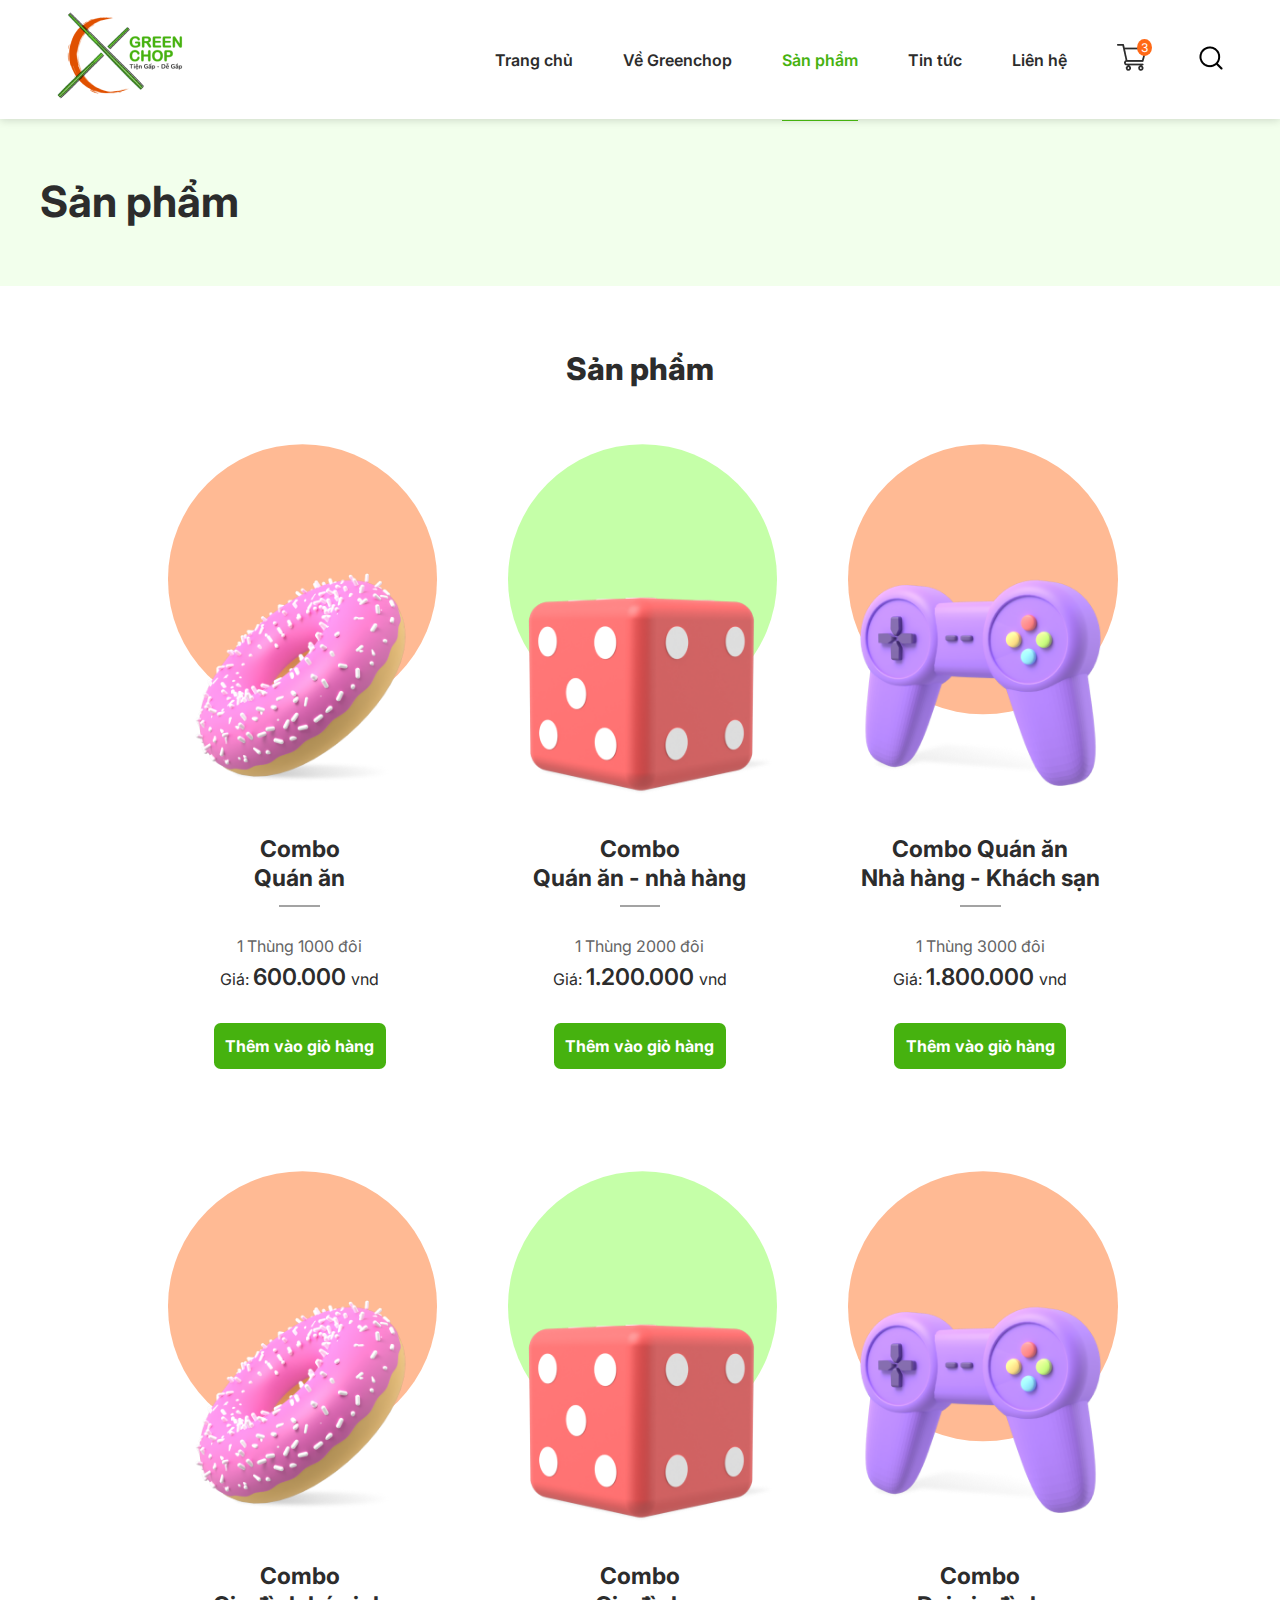
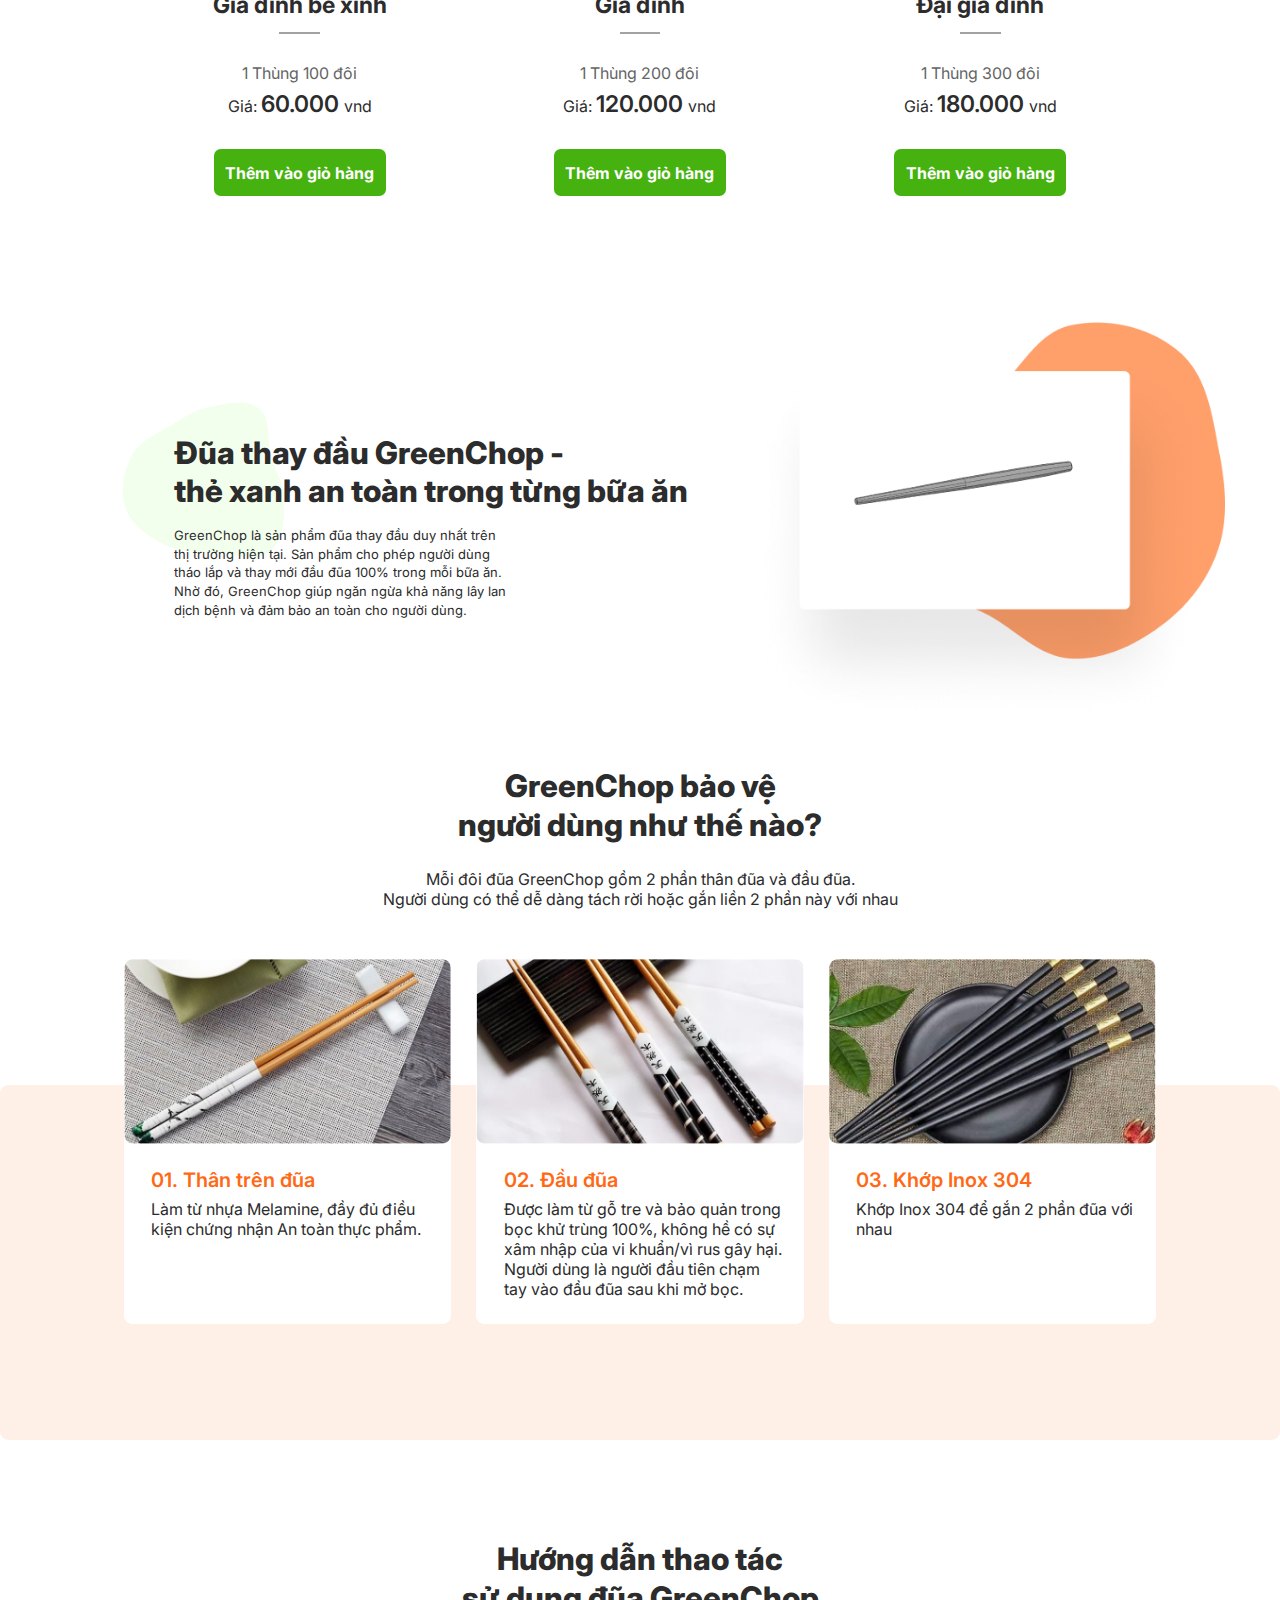
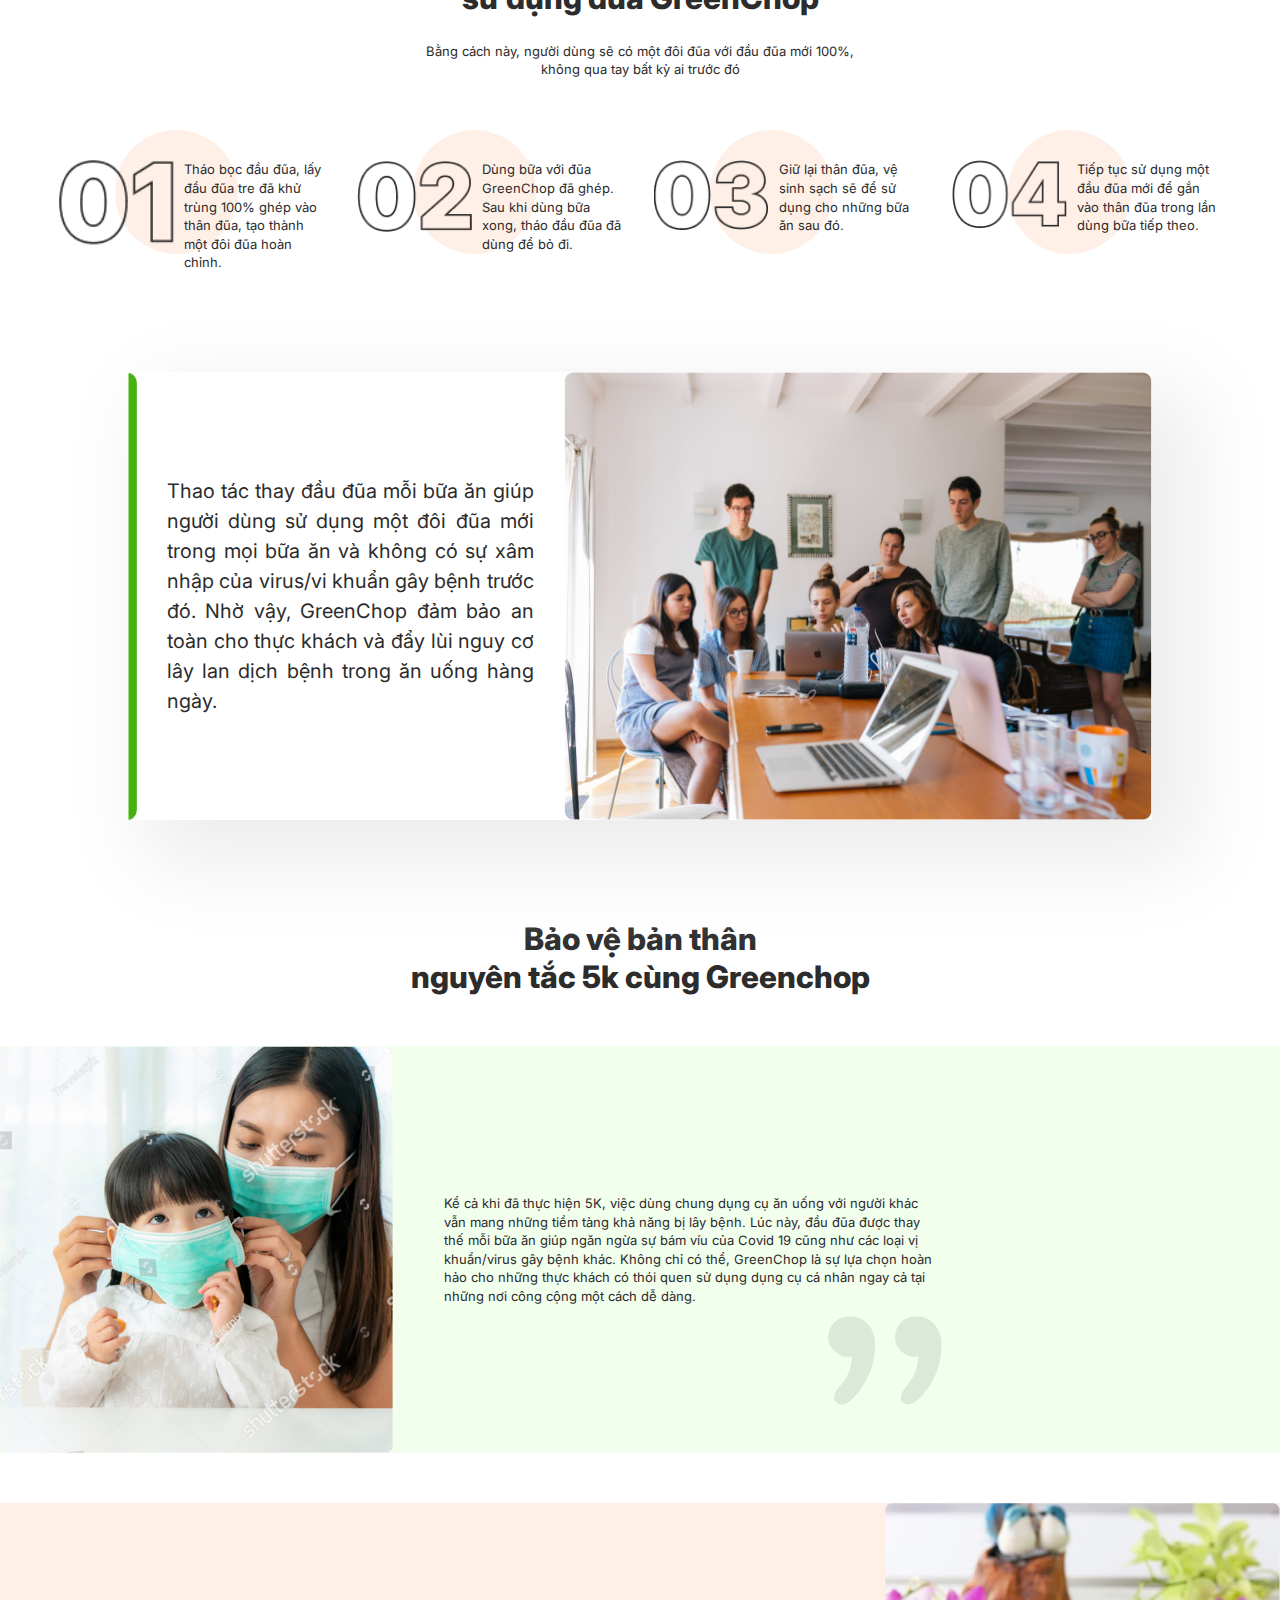
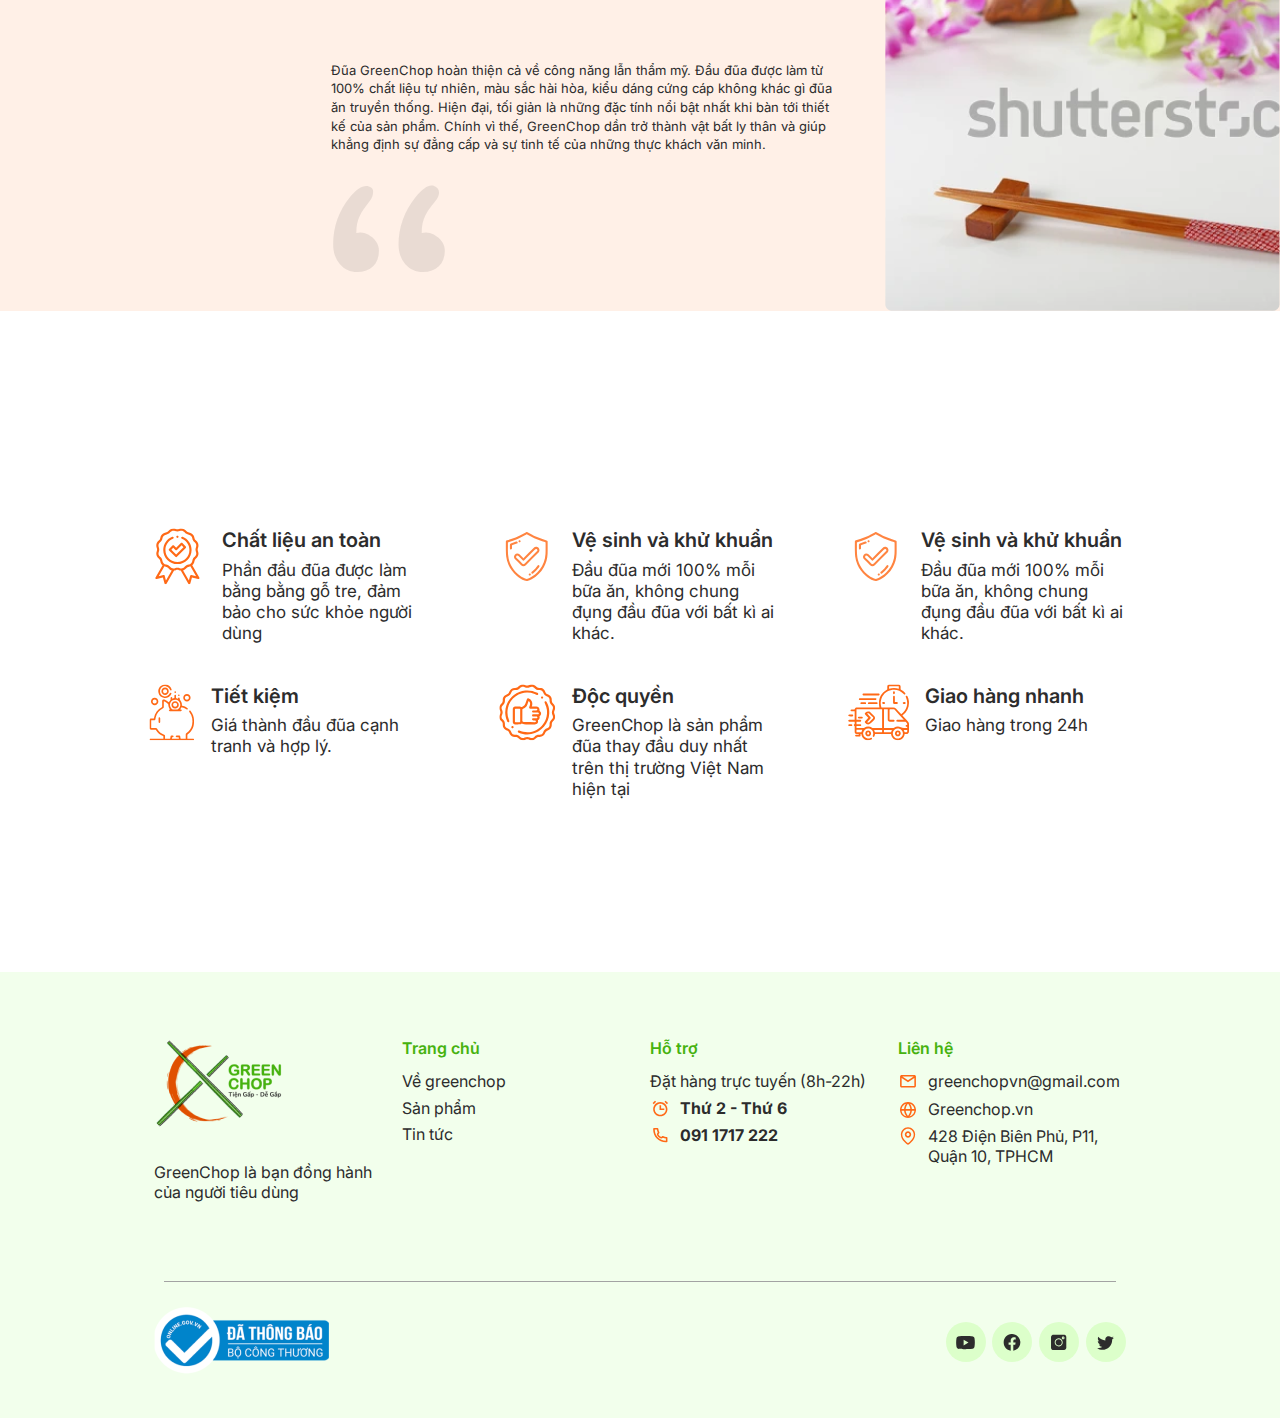
<file: du_an_HTML/products.html>
<!DOCTYPE html>
<html lang="en">
  <head>
    <meta charset="UTF-8" />
    <meta name="viewport" content="width=device-width, initial-scale=1.0" />
    <link
      rel="stylesheet"
      href="https://cdnjs.cloudflare.com/ajax/libs/font-awesome/6.5.2/css/all.min.css"
    />
    <link
      rel="stylesheet"
      href="https://cdnjs.cloudflare.com/ajax/libs/animate.css/4.1.1/animate.min.css"
    />

    <link rel="stylesheet" href="css/grid.css" />
    <link rel="stylesheet" href="css/style.css" />
    <title>Sản phẩm</title>
  </head>
  <body class="page">
    <header class="header">
      <div class="container">
        <div class="row align-items-center">
          <div class="col-4 d-lg-none">
            <label for="menu-toggle" class="menu-toggle">
              <i class="fa-solid fa-bars"></i>
            </label>
          </div>
          <div class="col-4 col-lg-2">
            <div class="logo">
              <a href="#">
                <img src="images/logo.png" alt="" />
              </a>
            </div>
            <!-- end logo -->
          </div>
          <div class="col-4 col-lg-10">
            <div class="header-nav">
              <input type="checkbox" id="menu-toggle" hidden />
              <label for="menu-toggle" class="menu-overlay"></label>
              <nav class="menu">
                <ul>
                  <li>
                    <a href="index.html">Trang chủ</a>
                  </li>
                  <li>
                    <a href="greenchop.html">Về Greenchop</a>
                  </li>
                  <li class="active">
                    <a href="products.html">Sản phẩm</a>
                  </li>
                  <li>
                    <a href="news.html">Tin tức</a>
                  </li>
                  <li>
                    <a href="contact.html">Liên hệ</a>
                  </li>
                </ul>
              </nav>
              <!-- end menu -->
              <div class="cart-icon">
                <a href="#">
                  <img src="images/icons/cart-icon.png" alt="" />
                  <span>3</span>
                </a>
              </div>
              <!-- end cart-icon -->
              <div class="search-icon">
                <a href="#">
                  <img src="images/icons/search-icon.png" alt="" />
                </a>
              </div>
              <!-- end search-icon -->
            </div>
            <!-- end header-nav -->
          </div>
        </div>
      </div>
    </header>
    <!-- end header -->

    <div class="products-title">
      <h1>Sản phẩm</h1>
    </div>
    <!-- end .producs-title -->

    <section class="products">
      <div class="container">
        <h2>Sản phẩm</h2>
        <div class="products-list">
          <div class="row">
            <div class="col-6 col-lg-4">
              <div class="product-item">
                <div class="image">
                  <a href="#">
                    <img src="images/products/product-01.png" alt="" />
                  </a>
                </div>
                <!-- end image -->
                <h3 class="name">
                  <a href="#">Combo <br />Quán ăn</a>
                </h3>
                <p class="quantity">1 Thùng 1000 đôi</p>
                <p class="price">Giá: <span> 600.000 </span> vnd</p>
                <div class="add-to-cart">
                  <a href="#" class="btn btn-primary">Thêm vào giỏ hàng</a>
                </div>
              </div>
              <!-- end product-item -->
            </div>
            <!-- end col -->

            <div class="col-6 col-lg-4">
              <div class="product-item">
                <div class="image">
                  <a href="#">
                    <img src="images/products/product-02.png" alt="" />
                  </a>
                </div>
                <!-- end image -->
                <h3 class="name">
                  <a href="#">Combo <br />Quán ăn - nhà hàng</a>
                </h3>
                <p class="quantity">1 Thùng 2000 đôi</p>
                <p class="price">Giá: <span> 1.200.000 </span> vnd</p>
                <div class="add-to-cart">
                  <a href="#" class="btn btn-primary">Thêm vào giỏ hàng</a>
                </div>
              </div>
              <!-- end product-item -->
            </div>
            <!-- end col -->

            <div class="col-6 col-lg-4">
              <div class="product-item">
                <div class="image">
                  <a href="#">
                    <img src="images/products/product-03.png" alt="" />
                  </a>
                </div>
                <!-- end image -->
                <h3 class="name">
                  <a href="#">Combo Quán ăn <br />Nhà hàng - Khách sạn</a>
                </h3>
                <p class="quantity">1 Thùng 3000 đôi</p>
                <p class="price">Giá: <span> 1.800.000 </span> vnd</p>
                <div class="add-to-cart">
                  <a href="#" class="btn btn-primary">Thêm vào giỏ hàng</a>
                </div>
              </div>
              <!-- end product-item -->
            </div>
            <!-- end col -->

            <div class="col-6 col-lg-4">
              <div class="product-item">
                <div class="image">
                  <a href="#">
                    <img src="images/products/product-01.png" alt="" />
                  </a>
                </div>
                <!-- end image -->
                <h3 class="name">
                  <a href="#">Combo <br />Gia đình bé xinh</a>
                </h3>
                <p class="quantity">1 Thùng 100 đôi</p>
                <p class="price">Giá: <span> 60.000 </span> vnd</p>
                <div class="add-to-cart">
                  <a href="#" class="btn btn-primary">Thêm vào giỏ hàng</a>
                </div>
              </div>
              <!-- end product-item -->
            </div>
            <!-- end col -->

            <div class="col-6 col-lg-4">
              <div class="product-item">
                <div class="image">
                  <a href="#">
                    <img src="images/products/product-02.png" alt="" />
                  </a>
                </div>
                <!-- end image -->
                <h3 class="name">
                  <a href="#">Combo <br />Gia đình</a>
                </h3>
                <p class="quantity">1 Thùng 200 đôi</p>
                <p class="price">Giá: <span> 120.000 </span> vnd</p>
                <div class="add-to-cart">
                  <a href="#" class="btn btn-primary">Thêm vào giỏ hàng</a>
                </div>
              </div>
              <!-- end product-item -->
            </div>
            <!-- end col -->

            <div class="col-6 col-lg-4">
              <div class="product-item">
                <div class="image">
                  <a href="#">
                    <img src="images/products/product-03.png" alt="" />
                  </a>
                </div>
                <!-- end image -->
                <h3 class="name">
                  <a href="#">Combo <br />Đại gia đình</a>
                </h3>
                <p class="quantity">1 Thùng 300 đôi</p>
                <p class="price">Giá: <span> 180.000 </span> vnd</p>
                <div class="add-to-cart">
                  <a href="#" class="btn btn-primary">Thêm vào giỏ hàng</a>
                </div>
              </div>
              <!-- end product-item -->
            </div>
            <!-- end col -->
          </div>
        </div>
        <!-- end  products-list-->
      </div>
    </section>
    <!-- end products -->

    <section class="feature-products">
      <div class="container">
        <div class="row">
          <div class="col-12 col-xl-6">
            <div class="info">
              <h2>
                Đũa thay đầu GreenChop - <br />
                thẻ xanh an toàn trong từng bữa ăn
              </h2>
              <p>
                GreenChop là sản phẩm đũa thay đầu duy nhất trên thị trường hiện
                tại. Sản phẩm cho phép người dùng tháo lắp và thay mới đầu đũa
                100% trong mỗi bữa ăn. Nhờ đó, GreenChop giúp ngăn ngừa khả năng
                lây lan dịch bệnh và đảm bảo an toàn cho người dùng.
              </p>
              <svg
                xmlns="http://www.w3.org/2000/svg"
                width="165"
                height="158"
                viewBox="0 0 165 158"
                fill="none"
              >
                <path
                  fill-rule="evenodd"
                  clip-rule="evenodd"
                  d="M10.1759 53.9784C18.1326 38.9289 35.1145 32.5391 49.5253 23.536C62.1441 15.6525 74.2439 7.67077 88.8276 4.84143C105.668 1.57426 125.642 -4.59827 138.981 6.18091C152.367 16.9975 146.482 38.5852 151.145 55.1979C155.312 70.0395 165.044 82.7584 164.809 98.1865C164.518 117.306 164.805 140.432 149.672 152.081C134.534 163.733 112.926 153.957 93.9126 152.759C77.1939 151.705 60.4953 152.838 45.432 145.511C28.5657 137.307 11.0197 126.702 4.25962 109.152C-2.54512 91.4853 1.31424 70.7394 10.1759 53.9784Z"
                  fill="#F2FFEC"
                />
              </svg>
            </div>
            <!-- end .info -->
          </div>

          <div class="col-12 col-xl-5">
            <div class="image">
              <img src="images/model-produc-img.png" alt="" />
            </div>
            <!-- end .image -->
          </div>
        </div>
      </div>
      <!-- end container -->
    </section>
    <!-- end section .feature-products -->

    <section class="feature">
      <div class="container">
        <div class="feature-heading">
          <h2>
            GreenChop bảo vệ <br />
            người dùng như thế nào?
          </h2>
          <p>
            Mỗi đôi đũa GreenChop gồm 2 phần thân đũa và đầu đũa. <br />
            Người dùng có thể dễ dàng tách rời hoặc gắn liền 2 phần này với nhau
          </p>
        </div>
        <!-- end feature-heading -->

        <div class="feature-list">
          <div class="feature-item">
            <div class="image">
              <img src="images/features/feature-01.png" alt="" />
            </div>
            <!-- end image -->
            <div class="info">
              <h3>01. Thân trên đũa</h3>
              <p>
                Làm từ nhựa Melamine, đầy đủ điều kiện chứng nhận An toàn thực
                phẩm.
              </p>
            </div>
            <!-- end info -->
          </div>
          <!-- end feature-item -->

          <div class="feature-item">
            <div class="image">
              <img src="images/features/feature-02.png" alt="" />
            </div>
            <!-- end image -->
            <div class="info">
              <h3>02. Đầu đũa</h3>
              <p>
                Được làm từ gỗ tre và bảo quản trong bọc khử trùng 100%, không
                hề có sự xâm nhập của vi khuẩn/vì rus gây hại. Người dùng là
                người đầu tiên chạm tay vào đầu đũa sau khi mở bọc.
              </p>
            </div>
            <!-- end info -->
          </div>
          <!-- end feature-item  -->

          <div class="feature-item">
            <div class="image">
              <img src="images/features/feature-03.png" alt="" />
            </div>
            <!-- end image -->
            <div class="info">
              <h3>03. Khớp Inox 304</h3>
              <p>Khớp Inox 304 để gắn 2 phần đũa với nhau</p>
            </div>
            <!-- end info -->
          </div>
          <!-- end feature-item  -->
        </div>
        <!-- end feature-list -->
      </div>
    </section>
    <!-- end features -->

    <section class="use-products">
      <div class="container">
        <div class="use-title">
          <h2>
            Hướng dẫn thao tác <br />
            sử dụng đũa GreenChop
          </h2>
          <p>
            Bằng cách này, người dùng sẽ có một đôi đũa với đầu đũa mới 100%,
            không qua tay bất kỳ ai trước đó
          </p>
        </div>
        <!-- end use-title -->
        <div class="step-use">
          <div class="row">
            <div class="col-12 col-sm-6 col-xl-3">
              <div class="step">
                <div class="image">
                  <img src="images/steps/step-1.png" alt="" />
                </div>
                <p>
                  Tháo bọc đầu đũa, lấy đầu đũa tre đã khử trùng 100% ghép vào
                  thân đũa, tạo thành một đôi đũa hoàn chỉnh.
                </p>
              </div>
            </div>
            <!-- end col step-1 -->

            <div class="col-12 col-sm-6 col-xl-3">
              <div class="step">
                <div class="image">
                  <img src="images/steps/step-2.png" alt="" />
                </div>
                <p>
                  Dùng bữa với đũa GreenChop đã ghép. Sau khi dùng bữa xong,
                  tháo đầu đũa đã dùng để bỏ đi.
                </p>
              </div>
            </div>
            <!-- end col step-2 -->

            <div class="col-12 col-sm-6 col-xl-3">
              <div class="step">
                <div class="image">
                  <img src="images/steps/step-3.png" alt="" />
                </div>
                <p>
                  Giữ lại thân đũa, vệ sinh sạch sẽ để sử dụng cho những bữa ăn
                  sau đó.
                </p>
              </div>
            </div>
            <!-- end col step-3 -->

            <div class="col-12 col-sm-6 col-xl-3">
              <div class="step">
                <div class="image">
                  <img src="images/steps/step-4.png" alt="" />
                </div>
                <p>
                  Tiếp tục sử dụng một đầu đũa mới để gắn vào thân đũa trong lần
                  dùng bữa tiếp theo.
                </p>
              </div>
            </div>
            <!-- end col step-4 -->
          </div>
        </div>
      </div>
    </section>
    <!-- end .use-products -->

    <section class="describe-products">
      <div class="cover">
        <div class="info">
          <img src="images/bar-left-img.png" alt="" />
          <p>
            Thao tác thay đầu đũa mỗi bữa ăn giúp người dùng sử dụng một đôi đũa
            mới trong mọi bữa ăn và không có sự xâm nhập của virus/vi khuẩn gây
            bệnh trước đó. Nhờ vậy, GreenChop đảm bảo an toàn cho thực khách và
            đẩy lùi nguy cơ lây lan dịch bệnh trong ăn uống hàng ngày.
          </p>
          <img src="images/describe-products.png" alt="" />
        </div>
      </div>
    </section>
    <!-- end .describe-products -->

    <section class="rule-5k">
      <div class="rule-title">
        <h2>
          Bảo vệ bản thân <br />
          nguyên tắc 5k cùng Greenchop
        </h2>
      </div>
      <!-- end rule-title -->

      <div class="cover">
        <div class="cover-info">
          <div class="info">
            <img src="images/rule-img/rule-1-img.png" alt="" />
            <p>
              Kể cả khi đã thực hiện 5K, việc dùng chung dụng cụ ăn uống với
              người khác vẫn mang những tiềm tàng khả năng bị lây bệnh. Lúc này,
              đầu đũa được thay thế mỗi bữa ăn giúp ngăn ngừa sự bám víu của
              Covid 19 cũng như các loại vị khuẩn/virus gây bệnh khác. Không chỉ
              có thể, GreenChop là sự lựa chọn hoàn hảo cho những thực khách có
              thói quen sử dụng dụng cụ cá nhân ngay cả tại những nơi công cộng
              một cách dễ dàng.
              <svg
                xmlns="http://www.w3.org/2000/svg"
                width="114"
                height="89"
                viewBox="0 0 114 89"
                fill="none"
              >
                <path
                  opacity="0.1"
                  d="M47.1336 28.4174C47.1336 46.0585 41.3478 62.2438 29.7763 76.9733C22.4589 85.8794 16.5881 89.7331 12.1637 88.5342C8.07957 86.9927 6.03752 84.6805 6.03752 81.5976C6.03752 78.686 7.39889 75.6031 10.1216 72.3489C12.6742 69.0947 14.7162 66.44 16.2477 64.3847C17.7793 62.3294 19.0555 60.1029 20.0766 57.705C22.459 52.9094 23.6501 47.0861 23.6501 40.2352C19.5661 41.4341 15.482 40.9203 11.3979 38.6937C3.91041 34.4119 0.166667 28.9312 0.166668 22.2515C0.166669 15.7432 2.20871 10.4337 6.29279 6.32314C10.2067 2.38386 15.6522 0.414228 22.6291 0.41423C29.6061 0.414231 35.477 3.06896 40.2417 8.37842C44.8363 13.8592 47.1336 20.5388 47.1336 28.4174ZM113.5 28.4174C113.5 46.7436 107.799 62.9289 96.3979 76.9733C87.7192 87.4209 80.487 90.5895 74.7012 86.4789C73.51 85.6225 72.9144 84.2524 72.9144 82.3684C72.9144 78.9429 74.1907 75.6031 76.7432 72.3489C79.1256 69.0947 81.0826 66.44 82.6141 64.3847C84.1456 62.3294 85.4219 60.1029 86.4429 57.7051C88.8253 52.9094 90.0165 47.0861 90.0165 40.2352C85.9324 41.4341 81.9334 40.9203 78.0195 38.6937C70.7022 34.4119 67.0435 28.9312 67.0435 22.2515C67.0435 15.7432 69.0005 10.4337 72.9144 6.32315C76.8283 2.38387 82.2738 0.41424 89.2508 0.414241C96.2277 0.414243 102.014 3.06898 106.608 8.37843C111.203 13.8592 113.5 20.5388 113.5 28.4174Z"
                  fill="#2C2C2C"
                />
              </svg>
            </p>
          </div>
        </div>
        <!-- end .info -->

        <div class="cover-info">
          <div class="info">
            <p>
              Đũa GreenChop hoàn thiện cả về công năng lẫn thẩm mỹ. Đầu đũa được
              làm từ 100% chất liệu tự nhiên, màu sắc hài hòa, kiểu dáng cứng
              cáp không khác gì đũa ăn truyền thống. Hiện đại, tối giản là những
              đặc tính nổi bật nhất khi bàn tới thiết kế của sản phẩm. Chính vì
              thế, GreenChop dần trở thành vật bất ly thân và giúp khẳng định sự
              đẳng cấp và sự tinh tế của những thực khách văn minh.
              <svg
                xmlns="http://www.w3.org/2000/svg"
                width="112"
                height="88"
                viewBox="0 0 112 88"
                fill="none"
              >
                <path
                  opacity="0.1"
                  d="M65.5569 59.6062C65.5569 42.2979 71.2576 26.418 82.659 11.9664C89.8687 3.22829 95.6532 -0.552644 100.013 0.623646C104.037 2.13602 106.049 4.40458 106.049 7.42933C106.049 10.286 104.707 13.3108 102.025 16.5036C99.5096 19.6964 97.4976 22.301 95.9886 24.3175C94.4796 26.334 93.2221 28.5185 92.216 30.8711C89.8687 35.5763 88.695 41.2897 88.695 48.0113C92.7191 46.835 96.7431 47.3392 100.767 49.5237C108.144 53.7247 111.833 59.1021 111.833 65.6557C111.833 72.0413 109.821 77.2505 105.797 81.2835C101.941 85.1485 96.5754 87.081 89.701 87.081C82.8267 87.081 77.0421 84.4763 72.3474 79.267C67.8204 73.8897 65.5569 67.3361 65.5569 59.6062ZM0.166504 59.6062C0.166504 41.6258 5.78337 25.7458 17.0171 11.9664C25.5682 1.71592 32.694 -1.39285 38.3947 2.64014C39.5684 3.48035 40.1552 4.82468 40.1552 6.67314C40.1552 10.034 38.8977 13.3108 36.3827 16.5036C34.0354 19.6964 32.1072 22.301 30.5982 24.3175C29.0892 26.334 27.8317 28.5185 26.8257 30.8711C24.4783 35.5763 23.3046 41.2897 23.3046 48.0113C27.3287 46.835 31.2689 47.3392 35.1252 49.5237C42.3349 53.7247 45.9398 59.1021 45.9398 65.6557C45.9398 72.0413 44.0116 77.2505 40.1552 81.2835C36.2989 85.1485 30.9335 87.081 24.0591 87.081C17.1848 87.081 11.4841 84.4763 6.95704 79.267C2.43002 73.8897 0.166504 67.3361 0.166504 59.6062Z"
                  fill="#2C2C2C"
                />
              </svg>
            </p>
            <img src="images/rule-img/rule-2-img.png" alt="" />
          </div>
        </div>
        <!-- end .info -->
      </div>
    </section>
    <!-- end .rule-5k -->

    <section class="quality">
      <div class="container">
        <div class="quality-list">
          <div class="row">
            <div class="col-12 col-md-6 col-xl-4">
              <div class="quality-item">
                <div class="image">
                  <svg
                    xmlns="http://www.w3.org/2000/svg"
                    width="57"
                    height="57"
                    viewBox="0 0 57 57"
                    fill="none"
                  >
                    <g clip-path="url(#clip0_73_475)">
                      <path
                        d="M50.3187 49.4431L43.2555 37.2094C44.427 36.2229 45.2366 34.8199 45.4529 33.23C45.5998 32.149 46.1558 31.1858 47.0185 30.518C49.2549 28.7869 50.0688 25.7497 48.9977 23.1322C48.5844 22.1224 48.5844 21.0103 48.9977 20.0007C50.0688 17.3831 49.2549 14.346 47.0185 12.6148C46.1558 11.947 45.5997 10.9838 45.4529 9.90277C45.0717 7.10043 42.8483 4.87701 40.0459 4.49604C38.965 4.34902 38.0018 3.793 37.3341 2.93029C35.6028 0.693776 32.566 -0.119966 29.9482 0.951172C28.9384 1.36442 27.8263 1.36442 26.8167 0.951172C24.1993 -0.120075 21.162 0.693776 19.4308 2.93029C18.763 3.793 17.7998 4.34902 16.7188 4.49604C13.9163 4.87711 11.693 7.10043 11.3121 9.90288C11.165 10.9839 10.609 11.9471 9.7463 12.6149C7.50979 14.3461 6.69605 17.3833 7.76718 20.0008C8.18044 21.0104 8.18044 22.1226 7.76718 23.1323C6.69594 25.7497 7.50979 28.7869 9.7463 30.5181C10.609 31.1859 11.165 32.1491 11.3121 33.23C11.5311 34.8408 12.3595 36.2595 13.5559 37.2477L6.51478 49.4431C6.29425 49.8252 6.32544 50.3025 6.59407 50.6524C6.86259 51.0023 7.31532 51.1561 7.74166 51.042L13.8789 49.3975L15.5163 55.5083C15.6305 55.9344 15.9901 56.2497 16.4275 56.3073C16.4752 56.3137 16.5229 56.3167 16.5701 56.3167C16.956 56.3167 17.3179 56.1117 17.5143 55.7714L25.1121 42.6118C25.6882 42.5497 26.2618 42.4087 26.8166 42.1816C27.8263 41.7684 28.9385 41.7684 29.9481 42.1816C30.5264 42.4184 31.1254 42.5627 31.7263 42.6203L39.319 55.7714C39.5156 56.1118 39.8773 56.3167 40.2632 56.3167C40.3105 56.3167 40.3581 56.3137 40.406 56.3073C40.8433 56.2497 41.2029 55.9344 41.3171 55.5083L42.9546 49.3975L49.0919 51.042C49.5177 51.1561 49.9708 51.0025 50.2394 50.6524C50.5079 50.3025 50.5392 49.8252 50.3187 49.4431ZM16.9417 52.4005L15.7035 47.7795C15.6286 47.5 15.4459 47.2618 15.1953 47.1172C14.9448 46.9726 14.6473 46.9334 14.3678 47.0083L9.72034 48.2535L15.451 38.3277C15.8562 38.4726 16.2803 38.5772 16.7187 38.6369C17.7997 38.7839 18.7629 39.3399 19.4307 40.2026C20.2783 41.2976 21.4391 42.0507 22.7102 42.4093L16.9417 52.4005ZM25.9903 40.1629C24.277 40.8642 22.2889 40.3314 21.1556 38.8676C20.1354 37.5496 18.664 36.7 17.0125 36.4755C15.1781 36.2261 13.7226 34.7707 13.4733 32.9362C13.2487 31.2847 12.3992 29.8134 11.0813 28.7931C9.61727 27.6599 9.08459 25.6718 9.78578 23.9584C10.4172 22.4159 10.4172 20.717 9.78578 19.1745C9.08459 17.4612 9.61727 15.473 11.0813 14.3398C12.3992 13.3196 13.2487 11.8483 13.4733 10.1967C13.7227 8.36232 15.1781 6.90683 17.0125 6.6574C18.664 6.43294 20.1354 5.58343 21.1556 4.26547C21.9548 3.23294 23.1789 2.66373 24.4323 2.66373C24.9561 2.66373 25.4852 2.76331 25.9902 2.96999C27.5328 3.60126 29.2318 3.60126 30.7742 2.96999C32.4874 2.26869 34.4757 2.80148 35.6089 4.26547C36.6291 5.58343 38.1004 6.43294 39.7518 6.6574C41.5862 6.90683 43.0417 8.36221 43.2911 10.1967C43.5157 11.8483 44.3652 13.3196 45.6831 14.3398C47.1471 15.473 47.6798 17.4611 46.9786 19.1745C46.3473 20.717 46.3473 22.4159 46.9786 23.9584C47.6798 25.6718 47.147 27.6599 45.6831 28.7931C44.3652 29.8133 43.5157 31.2846 43.2911 32.9361C43.0417 34.7706 41.5862 36.2261 39.7519 36.4754C38.1003 36.6999 36.629 37.5494 35.6088 38.8675C34.4755 40.3316 32.4874 40.8641 30.7742 40.1628C29.2317 39.5317 27.5329 39.5317 25.9903 40.1629ZM42.4656 47.0083C41.8835 46.8522 41.2858 47.1977 41.1298 47.7795L39.8915 52.4005L34.1132 42.392C35.3612 42.0269 36.4994 41.2806 37.334 40.2026C38.0017 39.3398 38.9649 38.7838 40.0458 38.6369C40.5047 38.5745 40.9477 38.4618 41.3699 38.3062L47.1129 48.2535L42.4656 47.0083Z"
                        fill="#FF6916"
                      />
                      <path
                        d="M23.426 17.5321L20.0326 20.9253C19.8281 21.1298 19.7131 21.4073 19.7131 21.6965C19.7131 21.9858 19.8281 22.2632 20.0326 22.4677L26.3969 28.8322C26.6014 29.0367 26.8789 29.1516 27.1681 29.1516C27.4574 29.1516 27.7348 29.0367 27.9393 28.8322L36.801 19.9706C37.2269 19.5447 37.2269 18.8541 36.801 18.4282L33.4077 15.0348C33.2031 14.8303 32.9257 14.7153 32.6365 14.7153C32.3472 14.7153 32.0698 14.8303 31.8653 15.0348L27.1682 19.7319L24.9686 17.5322C24.7641 17.3277 24.4866 17.2127 24.1974 17.2127C23.9079 17.2126 23.6305 17.3276 23.426 17.5321ZM26.3968 22.0456C26.6013 22.2501 26.8788 22.365 27.168 22.365C27.4573 22.365 27.7347 22.2501 27.9392 22.0456L32.6363 17.3484L34.4872 19.1994L27.168 26.5186L22.3462 21.6967L24.1972 19.8458L26.3968 22.0456Z"
                        fill="#FF6916"
                      />
                      <path
                        d="M42.5953 21.9334C42.5953 19.0361 41.727 16.2497 40.0845 13.8754C38.4804 11.5569 36.2523 9.78407 33.6411 8.74859C33.0809 8.52664 32.4472 8.80051 32.2252 9.36045C32.0031 9.9204 32.2771 10.5543 32.8369 10.7764C37.4398 12.6016 40.4141 16.981 40.4141 21.9334C40.4141 28.5487 35.0321 33.9306 28.4168 33.9306C21.8015 33.9306 16.4195 28.5487 16.4195 21.9334C16.4195 16.9809 19.3937 12.6015 23.9967 10.7762C24.5566 10.5542 24.8306 9.92029 24.6085 9.36035C24.3865 8.8004 23.7525 8.52643 23.1926 8.74848C20.5813 9.78407 18.3531 11.5568 16.7491 13.8752C15.1065 16.2496 14.2382 19.036 14.2382 21.9333C14.2382 29.7513 20.5987 36.1119 28.4168 36.1119C36.2349 36.112 42.5953 29.7514 42.5953 21.9334Z"
                        fill="#FF6916"
                      />
                      <path
                        d="M28.4166 9.93572C28.7035 9.93572 28.9849 9.82011 29.1876 9.61615C29.3905 9.41329 29.5073 9.13299 29.5073 8.84506C29.5073 8.55821 29.3906 8.27682 29.1876 8.07396C28.9849 7.8711 28.7035 7.75439 28.4166 7.75439C28.1298 7.75439 27.8484 7.8711 27.6456 8.07396C27.4427 8.27682 27.326 8.55821 27.326 8.84506C27.326 9.13299 27.4427 9.41329 27.6456 9.61615C27.8484 9.82011 28.1298 9.93572 28.4166 9.93572Z"
                        fill="#FF6916"
                      />
                    </g>
                    <defs>
                      <clipPath id="clip0_73_475">
                        <rect
                          width="55.8333"
                          height="55.8333"
                          fill="white"
                          transform="translate(0.500031 0.483398)"
                        />
                      </clipPath>
                    </defs>
                  </svg>
                </div>
                <!-- end image -->

                <div class="info">
                  <h3>Chất liệu an toàn</h3>
                  <p>
                    Phần đầu đũa được làm bằng bằng gỗ tre, đảm bảo cho sức khỏe
                    người dùng
                  </p>
                </div>
                <!-- end info -->
              </div>
              <!-- end quality-item -->
            </div>
            <!-- end col -->
            <div class="col-12 col-md-6 col-xl-4">
              <div class="quality-item">
                <div class="image">
                  <svg
                    xmlns="http://www.w3.org/2000/svg"
                    width="57"
                    height="57"
                    viewBox="0 0 57 57"
                    fill="none"
                  >
                    <path
                      d="M28.0429 4.03394C34.1962 7.63929 40.6822 10.4658 47.5577 12.3845C48.4577 12.6347 48.6589 12.9132 48.6563 13.8519C48.646 17.808 48.7156 21.7667 48.5918 25.7176C48.4422 30.4861 47.1657 34.9812 44.824 39.1513C41.9279 44.3118 37.8377 48.2936 32.7082 51.2104C31.3259 51.997 29.8894 52.6881 28.2982 52.9744C27.3053 53.1523 26.4053 52.8326 25.5155 52.4896C22.5987 51.3626 20.0327 49.6476 17.6704 47.6308C14.0522 44.5413 11.2411 40.8379 9.35075 36.4537C8.2676 33.9419 7.48618 31.3371 7.19218 28.6164C6.99618 26.7801 6.89818 24.9311 6.86724 23.0845C6.81566 20.0233 6.85176 16.9596 6.85176 13.8984C6.85176 12.8977 7.03745 12.6424 8.00197 12.3742C14.5834 10.5432 20.8219 7.89718 26.7225 4.45946C26.97 4.31504 27.2176 4.17836 27.4678 4.03651C27.6586 4.03394 27.8495 4.03394 28.0429 4.03394ZM8.92007 20.3947C8.89944 20.3947 8.87623 20.3973 8.8556 20.3973C8.93039 22.5481 8.94586 24.7015 9.09028 26.8472C9.33012 30.3958 10.3024 33.7613 11.8755 36.9515C13.6344 40.5233 16.0844 43.5561 19.1043 46.1273C21.2242 47.93 23.5401 49.4413 26.1241 50.5218C27.1402 50.9474 28.1331 51.1021 29.1647 50.6069C29.6083 50.3929 30.0751 50.2278 30.5161 50.0086C34.5005 48.0435 37.8377 45.2737 40.5791 41.7921C44.2025 37.1862 46.196 31.9225 46.4874 26.089C46.6783 22.2696 46.5648 18.4373 46.5983 14.6102C46.6009 14.3548 46.5055 14.2439 46.2708 14.1769C45.4765 13.9474 44.6847 13.7127 43.8982 13.4574C38.4179 11.6727 33.1724 9.35686 28.1692 6.49682C27.8959 6.3395 27.6844 6.29824 27.3852 6.47103C21.6832 9.76175 15.6666 12.3252 9.33786 14.1511C8.98712 14.2517 8.90975 14.4167 8.91233 14.7494C8.92781 16.6295 8.92007 18.5121 8.92007 20.3947Z"
                      fill="#FF8440"
                    />
                    <path
                      d="M24.5486 30.1843C24.6569 30.027 24.7446 29.8465 24.8787 29.7124C28.1101 26.4706 31.3518 23.2392 34.5832 19.9949C35.6199 18.9556 36.8243 18.5636 38.2401 19.0227C40.3961 19.7216 41.2059 22.4449 39.7978 24.2218C39.6405 24.4204 39.4703 24.6138 39.2898 24.7918C35.2202 28.8665 31.1481 32.9386 27.0759 37.0107C25.4151 38.6716 23.4809 38.6742 21.8252 37.0185C19.9168 35.1127 18.0058 33.212 16.1077 31.2984C14.7434 29.9213 14.6326 28.0438 15.8085 26.6434C16.982 25.2431 19.1044 25.0084 20.4661 26.2256C21.6885 27.3191 22.8155 28.5209 23.9786 29.6814C24.123 29.8258 24.2159 30.0218 24.3345 30.1946C24.4041 30.192 24.4763 30.1895 24.5486 30.1843ZM38.4155 22.4449C38.4284 21.5836 38.0519 21.1039 37.4484 20.9491C36.8346 20.7918 36.4168 21.1013 36.0171 21.501C32.4994 25.0239 28.9792 28.5415 25.4589 32.0592C24.6852 32.8329 24.2056 32.8355 23.4396 32.0695C22.1192 30.7517 20.7988 29.4313 19.4784 28.1134C18.7898 27.4248 18.0187 27.3423 17.4616 27.8891C17.0413 28.3017 16.8298 29.1966 17.6473 29.9109C18.0419 30.2565 18.3952 30.6511 18.7692 31.0225C20.3268 32.5801 21.8794 34.1404 23.4422 35.6903C24.0947 36.3376 24.7961 36.3299 25.4538 35.6903C25.6369 35.5124 25.8148 35.3293 25.9953 35.1488C29.9437 31.2004 33.8946 27.2572 37.8327 23.2985C38.1163 23.0123 38.2994 22.6203 38.4155 22.4449Z"
                      fill="#FF8440"
                    />
                    <path
                      d="M10.9214 18.4993C10.9214 17.9088 10.9162 17.3208 10.9214 16.7302C10.9291 16.0597 11.1587 15.7373 11.7853 15.5155C13.5674 14.8811 15.3469 14.2493 17.1315 13.62C17.8149 13.3802 18.3952 13.5942 18.6144 14.159C18.8439 14.7444 18.5551 15.3092 17.8433 15.5722C16.412 16.1009 14.9832 16.6348 13.5339 17.1093C13.0929 17.2537 12.982 17.4549 13 17.8804C13.0336 18.7082 13.0155 19.5387 13.0078 20.3665C13 21.086 12.5874 21.5451 11.9659 21.5425C11.3676 21.5399 10.9472 21.1015 10.9266 20.4078C10.9059 19.7759 10.9214 19.1389 10.9214 18.4993Z"
                      fill="#FF8440"
                    />
                    <path
                      d="M39.4755 37.1216C40.2672 37.1216 40.7417 37.9288 40.3523 38.656C40.1511 39.0326 39.8855 39.3781 39.6353 39.7263C38.057 41.9132 36.1667 43.7984 34.0494 45.4593C33.3789 45.9854 32.6026 45.7894 32.3447 45.0415C32.2132 44.6572 32.2957 44.3091 32.5768 44.0305C32.8476 43.7623 33.1442 43.5199 33.4407 43.2775C35.3749 41.6889 37.0513 39.8681 38.4516 37.7895C38.7972 37.2789 39.0551 37.1216 39.4755 37.1216Z"
                      fill="#FF8440"
                    />
                    <path
                      d="M30.8796 45.3897C31.4366 45.4181 31.8879 45.9235 31.8467 46.4728C31.8054 47.0247 31.2715 47.5018 30.7171 47.4812C30.1446 47.4606 29.719 46.9938 29.7422 46.4135C29.768 45.8126 30.2683 45.3613 30.8796 45.3897Z"
                      fill="#FF8440"
                    />
                    <path
                      d="M21.6215 13.3053C21.6319 13.865 21.1264 14.3627 20.5461 14.3601C20.0278 14.3575 19.5532 13.8779 19.5378 13.3389C19.5223 12.8102 20.0174 12.3021 20.5668 12.2815C21.1058 12.2634 21.6112 12.7534 21.6215 13.3053Z"
                      fill="#FF8440"
                    />
                  </svg>
                </div>
                <!-- end image -->

                <div class="info">
                  <h3>Vệ sinh và khử khuẩn</h3>
                  <p>
                    Đầu đũa mới 100% mỗi bữa ăn, không chung đụng đầu đũa với
                    bất kì ai khác.
                  </p>
                </div>
                <!-- end info -->
              </div>
              <!-- end quality-item -->
            </div>
            <!-- end col -->
            <div class="col-12 col-md-6 col-xl-4">
              <div class="quality-item">
                <div class="image">
                  <svg
                    xmlns="http://www.w3.org/2000/svg"
                    width="57"
                    height="57"
                    viewBox="0 0 57 57"
                    fill="none"
                  >
                    <path
                      d="M28.0429 4.03394C34.1962 7.63929 40.6822 10.4658 47.5577 12.3845C48.4577 12.6347 48.6589 12.9132 48.6563 13.8519C48.646 17.808 48.7156 21.7667 48.5918 25.7176C48.4422 30.4861 47.1657 34.9812 44.824 39.1513C41.9279 44.3118 37.8377 48.2936 32.7082 51.2104C31.3259 51.997 29.8894 52.6881 28.2982 52.9744C27.3053 53.1523 26.4053 52.8326 25.5155 52.4896C22.5987 51.3626 20.0327 49.6476 17.6704 47.6308C14.0522 44.5413 11.2411 40.8379 9.35075 36.4537C8.2676 33.9419 7.48618 31.3371 7.19218 28.6164C6.99618 26.7801 6.89818 24.9311 6.86724 23.0845C6.81566 20.0233 6.85176 16.9596 6.85176 13.8984C6.85176 12.8977 7.03745 12.6424 8.00197 12.3742C14.5834 10.5432 20.8219 7.89718 26.7225 4.45946C26.97 4.31504 27.2176 4.17836 27.4678 4.03651C27.6586 4.03394 27.8495 4.03394 28.0429 4.03394ZM8.92007 20.3947C8.89944 20.3947 8.87623 20.3973 8.8556 20.3973C8.93039 22.5481 8.94586 24.7015 9.09028 26.8472C9.33012 30.3958 10.3024 33.7613 11.8755 36.9515C13.6344 40.5233 16.0844 43.5561 19.1043 46.1273C21.2242 47.93 23.5401 49.4413 26.1241 50.5218C27.1402 50.9474 28.1331 51.1021 29.1647 50.6069C29.6083 50.3929 30.0751 50.2278 30.5161 50.0086C34.5005 48.0435 37.8377 45.2737 40.5791 41.7921C44.2025 37.1862 46.196 31.9225 46.4874 26.089C46.6783 22.2696 46.5648 18.4373 46.5983 14.6102C46.6009 14.3548 46.5055 14.2439 46.2708 14.1769C45.4765 13.9474 44.6847 13.7127 43.8982 13.4574C38.4179 11.6727 33.1724 9.35686 28.1692 6.49682C27.8959 6.3395 27.6844 6.29824 27.3852 6.47103C21.6832 9.76175 15.6666 12.3252 9.33786 14.1511C8.98712 14.2517 8.90975 14.4167 8.91233 14.7494C8.92781 16.6295 8.92007 18.5121 8.92007 20.3947Z"
                      fill="#FF8440"
                    />
                    <path
                      d="M24.5486 30.1843C24.6569 30.027 24.7446 29.8465 24.8787 29.7124C28.1101 26.4706 31.3518 23.2392 34.5832 19.9949C35.6199 18.9556 36.8243 18.5636 38.2401 19.0227C40.3961 19.7216 41.2059 22.4449 39.7978 24.2218C39.6405 24.4204 39.4703 24.6138 39.2898 24.7918C35.2202 28.8665 31.1481 32.9386 27.0759 37.0107C25.4151 38.6716 23.4809 38.6742 21.8252 37.0185C19.9168 35.1127 18.0058 33.212 16.1077 31.2984C14.7434 29.9213 14.6326 28.0438 15.8085 26.6434C16.982 25.2431 19.1044 25.0084 20.4661 26.2256C21.6885 27.3191 22.8155 28.5209 23.9786 29.6814C24.123 29.8258 24.2159 30.0218 24.3345 30.1946C24.4041 30.192 24.4763 30.1895 24.5486 30.1843ZM38.4155 22.4449C38.4284 21.5836 38.0519 21.1039 37.4484 20.9491C36.8346 20.7918 36.4168 21.1013 36.0171 21.501C32.4994 25.0239 28.9792 28.5415 25.4589 32.0592C24.6852 32.8329 24.2056 32.8355 23.4396 32.0695C22.1192 30.7517 20.7988 29.4313 19.4784 28.1134C18.7898 27.4248 18.0187 27.3423 17.4616 27.8891C17.0413 28.3017 16.8298 29.1966 17.6473 29.9109C18.0419 30.2565 18.3952 30.6511 18.7692 31.0225C20.3268 32.5801 21.8794 34.1404 23.4422 35.6903C24.0947 36.3376 24.7961 36.3299 25.4538 35.6903C25.6369 35.5124 25.8148 35.3293 25.9953 35.1488C29.9437 31.2004 33.8946 27.2572 37.8327 23.2985C38.1163 23.0123 38.2994 22.6203 38.4155 22.4449Z"
                      fill="#FF8440"
                    />
                    <path
                      d="M10.9214 18.4993C10.9214 17.9088 10.9162 17.3208 10.9214 16.7302C10.9291 16.0597 11.1587 15.7373 11.7853 15.5155C13.5674 14.8811 15.3469 14.2493 17.1315 13.62C17.8149 13.3802 18.3952 13.5942 18.6144 14.159C18.8439 14.7444 18.5551 15.3092 17.8433 15.5722C16.412 16.1009 14.9832 16.6348 13.5339 17.1093C13.0929 17.2537 12.982 17.4549 13 17.8804C13.0336 18.7082 13.0155 19.5387 13.0078 20.3665C13 21.086 12.5874 21.5451 11.9659 21.5425C11.3676 21.5399 10.9472 21.1015 10.9266 20.4078C10.9059 19.7759 10.9214 19.1389 10.9214 18.4993Z"
                      fill="#FF8440"
                    />
                    <path
                      d="M39.4755 37.1216C40.2672 37.1216 40.7417 37.9288 40.3523 38.656C40.1511 39.0326 39.8855 39.3781 39.6353 39.7263C38.057 41.9132 36.1667 43.7984 34.0494 45.4593C33.3789 45.9854 32.6026 45.7894 32.3447 45.0415C32.2132 44.6572 32.2957 44.3091 32.5768 44.0305C32.8476 43.7623 33.1442 43.5199 33.4407 43.2775C35.3749 41.6889 37.0513 39.8681 38.4516 37.7895C38.7972 37.2789 39.0551 37.1216 39.4755 37.1216Z"
                      fill="#FF8440"
                    />
                    <path
                      d="M30.8796 45.3897C31.4366 45.4181 31.8879 45.9235 31.8467 46.4728C31.8054 47.0247 31.2715 47.5018 30.7171 47.4812C30.1446 47.4606 29.719 46.9938 29.7422 46.4135C29.768 45.8126 30.2683 45.3613 30.8796 45.3897Z"
                      fill="#FF8440"
                    />
                    <path
                      d="M21.6215 13.3053C21.6319 13.865 21.1264 14.3627 20.5461 14.3601C20.0278 14.3575 19.5532 13.8779 19.5378 13.3389C19.5223 12.8102 20.0174 12.3021 20.5668 12.2815C21.1058 12.2634 21.6112 12.7534 21.6215 13.3053Z"
                      fill="#FF8440"
                    />
                  </svg>
                </div>
                <!-- end image -->

                <div class="info">
                  <h3>Vệ sinh và khử khuẩn</h3>
                  <p>
                    Đầu đũa mới 100% mỗi bữa ăn, không chung đụng đầu đũa với
                    bất kì ai khác.
                  </p>
                </div>
                <!-- end info -->
              </div>
              <!-- end quality-item -->
            </div>
            <!-- end col -->
            <div class="col-12 col-md-6 col-xl-4">
              <div class="quality-item">
                <div class="image">
                  <svg
                    xmlns="http://www.w3.org/2000/svg"
                    width="46"
                    height="57"
                    viewBox="0 0 46 57"
                    fill="none"
                  >
                    <g clip-path="url(#clip0_73_486)">
                      <path
                        d="M0.97053 56.3168C0.830692 56.1347 0.638414 55.973 0.559755 55.7676C0.333975 55.1733 0.770969 54.6839 1.50512 54.6839C5.55897 54.681 9.61283 54.6824 13.6667 54.6824C13.8823 54.6824 14.0993 54.6824 14.3892 54.6824C14.3892 53.8973 14.4008 53.1427 14.3761 52.3882C14.3717 52.279 14.2027 52.1318 14.0775 52.0779C11.0345 50.7961 8.65872 48.7422 6.902 45.9498C6.79858 45.7852 6.50434 45.657 6.29604 45.6541C4.91513 45.6279 3.53277 45.6468 2.15187 45.6381C1.04773 45.6323 0.511686 45.1064 0.507316 44.0008C0.498576 41.3832 0.498576 38.7671 0.507316 36.1495C0.511686 35.0191 1.05065 34.5093 2.19703 34.5078C2.96031 34.5064 3.7236 34.5006 4.48688 34.5108C4.74762 34.5151 4.85978 34.4438 4.90931 34.1582C5.76727 29.229 8.39507 25.5538 12.781 23.1445C13.0811 22.9799 13.1656 22.7833 13.1627 22.4555C13.1467 20.7105 13.2137 18.964 13.1379 17.2218C13.0767 15.8147 14.1867 15.1024 15.4423 15.6122C17.0476 16.2619 18.4926 17.1257 19.671 18.2735C20.2842 17.4738 20.8975 16.6872 21.4903 15.8861C21.5748 15.771 21.585 15.5845 21.5894 15.4287C21.601 14.9203 21.5821 14.4105 21.5981 13.9021C21.6156 13.3486 21.9361 13.0179 22.424 13.015C22.9208 13.0121 23.2179 13.3253 23.2471 13.8948C23.2587 14.1293 23.2485 14.3653 23.2485 14.6435C23.9798 14.4411 24.6658 14.2517 25.3898 14.0521C25.3898 13.2451 25.3854 12.428 25.3912 11.6122C25.3956 11.0136 25.6971 10.6479 26.1778 10.6319C26.6833 10.6144 27.0212 10.9975 27.0271 11.6108C27.0329 12.3012 27.046 12.9931 27.0212 13.6821C27.0096 14.0172 27.113 14.1585 27.4495 14.2255C27.9579 14.326 28.4546 14.492 28.9673 14.6319C29.0008 14.4556 29.0096 14.2706 29.0722 14.106C29.2149 13.7215 29.5048 13.5292 29.92 13.57C30.3322 13.6122 30.5755 13.8511 30.641 14.2604C30.8508 15.5598 31.0095 15.9487 31.7481 17.0266C32.5958 18.2648 33.0124 19.6326 32.9192 21.1344C32.8944 21.5364 33.0095 21.6835 33.4203 21.7782C35.1872 22.1831 36.8259 22.9027 38.3292 23.9209C38.8405 24.2676 38.9861 24.7468 38.7094 25.162C38.4224 25.5917 37.9577 25.6543 37.4232 25.2989C35.9388 24.3142 34.3278 23.6398 32.5915 23.2829C32.1341 24.0185 31.6796 24.7512 31.1785 25.5567C31.4072 25.5567 31.6432 25.5509 31.8792 25.5582C32.4239 25.5742 32.7866 25.8947 32.7954 26.3594C32.8027 26.824 32.4356 27.1882 31.9054 27.1896C28.1793 27.1955 24.4532 27.1955 20.7256 27.1896C20.1954 27.1882 19.837 26.824 19.8487 26.3535C19.8589 25.9049 20.1997 25.5902 20.711 25.5597C20.8348 25.5524 20.9587 25.5582 21.1553 25.5582C21.0504 25.4023 20.9922 25.296 20.9164 25.2057C19.8458 23.9297 19.3549 22.4453 19.3097 20.7935C19.3039 20.591 19.2602 20.3478 19.1408 20.1948C18.0293 18.7673 16.5814 17.8117 14.8116 17.1635C14.8116 17.6515 14.8116 18.0783 14.8116 18.5051C14.8116 20.0317 14.7898 21.5582 14.8218 23.0848C14.8349 23.7141 14.6033 24.0797 14.0367 24.3608C10.1795 26.2763 7.72792 29.3324 6.71555 33.5232C6.57571 34.1029 6.50871 34.7001 6.42277 35.293C6.33828 35.8756 6.07754 36.132 5.49342 36.1364C4.40531 36.1451 3.31865 36.1393 2.19557 36.1393C2.19557 38.7642 2.19557 41.3512 2.19557 43.9994C3.42061 43.9994 4.64128 44.0897 5.84302 43.9746C7.15692 43.8508 7.92603 44.2805 8.6223 45.4546C10.1241 47.9862 12.414 49.6686 15.1583 50.7233C15.9682 51.035 16.0323 51.1224 16.0337 51.9993C16.0352 52.8689 16.0337 53.7371 16.0337 54.681C16.3396 54.681 16.6047 54.681 16.8699 54.681C18.1794 54.681 19.4874 54.6722 20.7955 54.6868C21.116 54.6912 21.2383 54.5921 21.2718 54.2658C21.3403 53.6176 21.4554 52.9738 21.5573 52.3285C21.6345 51.8405 21.9346 51.6016 22.4211 51.5972C22.8567 51.5929 23.2937 51.5827 23.7292 51.6002C24.2463 51.6206 24.5828 51.9439 24.593 52.3955C24.6032 52.8543 24.2376 53.2112 23.7103 53.2462C23.5311 53.2578 23.3505 53.2476 23.1028 53.2476C23.0271 53.7181 22.9543 54.1711 22.8756 54.6562C25.2266 54.6562 27.5296 54.6562 29.885 54.6562C29.8136 54.1901 29.7466 53.7516 29.6694 53.2476C28.9804 53.2476 28.3133 53.2666 27.6476 53.2418C26.9761 53.2185 26.5507 52.6271 26.8508 52.0969C26.979 51.8711 27.3067 51.6395 27.5587 51.622C28.4823 51.5579 29.4116 51.5696 30.338 51.5769C30.81 51.5812 31.129 51.8187 31.2047 52.3125C31.3067 52.9752 31.4189 53.638 31.5004 54.3037C31.5325 54.5659 31.6111 54.6868 31.8995 54.6839C33.48 54.6722 35.0605 54.6781 36.7313 54.6781C36.7313 54.3547 36.7313 54.0546 36.7313 53.7545C36.7313 52.646 36.7458 51.5375 36.724 50.429C36.7138 49.9396 36.9017 49.622 37.3081 49.3526C40.3976 47.2929 42.4603 44.4655 43.1128 40.8078C43.9373 36.1815 43.4741 31.7533 40.3481 27.9354C39.9286 27.4227 39.9461 26.977 40.3496 26.6449C40.7662 26.3025 41.2134 26.3885 41.6533 26.9333C43.8849 29.7024 45.0108 32.8647 45.072 36.4248C45.1172 39.0249 44.9307 41.5697 43.8747 43.9965C42.7618 46.5572 41.0954 48.6679 38.8361 50.3008C38.4821 50.5557 38.3583 50.8179 38.3671 51.2389C38.3933 52.362 38.3758 53.4865 38.3758 54.6795C38.8419 54.6795 39.2716 54.6795 39.7014 54.6795C41.1012 54.6795 42.501 54.6868 43.9009 54.6751C44.3583 54.6708 44.7953 54.6868 45.0006 55.1791C45.2031 55.6628 44.9162 55.9992 44.6001 56.3139C30.0569 56.3168 15.5137 56.3168 0.97053 56.3168ZM26.1181 25.5597C26.5536 25.5597 26.995 25.5203 27.4247 25.5684C28.1108 25.6471 28.6716 25.3907 29.1829 24.9916C30.8056 23.7257 31.5354 22.0812 31.2062 20.0258C30.8682 17.921 29.2484 16.2444 27.215 15.8511C25.046 15.4301 22.931 16.3143 21.789 18.1176C20.6484 19.9181 20.7227 22.2501 22.0235 23.9355C22.8275 24.977 23.7933 25.7621 25.247 25.564C25.5325 25.5262 25.8268 25.5597 26.1181 25.5597Z"
                        fill="#FF6916"
                      />
                      <path
                        d="M16.0628 0.483398C19.0679 0.483398 21.719 2.42511 22.5799 5.25538C22.7576 5.84095 22.5639 6.30417 22.0788 6.44837C21.617 6.5853 21.2237 6.33621 21.0198 5.76812C20.2886 3.72298 18.8683 2.51397 16.7096 2.17311C14.0731 1.75651 11.2967 3.857 10.9966 6.51101C10.6907 9.20872 12.2085 11.5656 14.6921 12.2487C17.199 12.9392 19.687 11.7535 20.8188 9.33254C21.1087 8.71055 21.5282 8.49788 22.0103 8.72512C22.4677 8.94216 22.5915 9.40246 22.3337 9.99094C21.0038 13.0324 18.0395 14.358 15.4583 14.0579C12.2013 13.6792 9.79925 11.3573 9.36225 8.30851C8.76648 4.15561 11.9114 0.483398 16.0628 0.483398Z"
                        fill="#FF6916"
                      />
                      <path
                        d="M1.97563 17.5073C1.96252 15.5132 3.6435 13.8176 5.64347 13.806C7.642 13.7943 9.33171 15.468 9.34628 17.4724C9.35939 19.4665 7.68424 21.1591 5.67843 21.1737C3.68719 21.1897 1.98874 19.5087 1.97563 17.5073ZM7.6653 17.5117C7.6755 16.3857 6.81899 15.5015 5.69737 15.4811C4.5539 15.4607 3.65369 16.3464 3.65515 17.4913C3.6566 18.6158 4.52477 19.4854 5.65076 19.4898C6.7782 19.4956 7.65511 18.6348 7.6653 17.5117Z"
                        fill="#FF6916"
                      />
                      <path
                        d="M41.579 13.7913C41.5761 15.8204 39.9242 17.4751 37.9097 17.4708C35.9024 17.4664 34.2433 15.7956 34.2448 13.7811C34.2462 11.7694 35.9155 10.0972 37.9213 10.1016C39.9344 10.1059 41.5819 11.7665 41.579 13.7913ZM39.9213 13.7971C39.9242 12.6711 39.059 11.7927 37.9359 11.7825C36.7983 11.7723 35.8718 12.6842 35.8849 13.8029C35.898 14.9071 36.7997 15.7912 37.9155 15.7927C39.0357 15.7927 39.9169 14.9158 39.9213 13.7971Z"
                        fill="#FF6916"
                      />
                      <path
                        d="M19.7453 7.28165C19.7453 9.32242 18.1226 10.9451 16.0847 10.9466C14.0498 10.9466 12.4242 9.3195 12.4242 7.28165C12.4242 5.24089 14.0469 3.61964 16.0862 3.62109C18.1313 3.62255 19.7467 5.23943 19.7453 7.28165ZM16.1095 5.27148C14.9966 5.26274 14.0833 6.1411 14.0585 7.24524C14.0338 8.34646 14.9849 9.31368 16.0891 9.31076C17.183 9.30785 18.0963 8.39162 18.1007 7.29185C18.1065 6.17751 17.2209 5.28022 16.1095 5.27148Z"
                        fill="#FF6916"
                      />
                      <path
                        d="M11.2181 36.0911C11.2181 36.7626 11.2239 37.4356 11.2166 38.1071C11.2093 38.681 10.8699 39.0612 10.3878 39.0568C9.90708 39.0525 9.58516 38.6795 9.58225 38.0911C9.57642 36.7655 9.57642 35.4385 9.58225 34.113C9.58516 33.5085 9.88378 33.156 10.3761 33.1443C10.883 33.1327 11.2122 33.5114 11.2181 34.129C11.2224 34.783 11.2181 35.4371 11.2181 36.0911Z"
                        fill="#FF6916"
                      />
                      <path
                        d="M30.6512 11.1693C30.6643 11.6311 30.3045 12.0171 29.8559 12.0244C29.4145 12.0317 29.0183 11.6428 29.0154 11.1985C29.0125 10.7717 29.3664 10.4061 29.799 10.3871C30.2797 10.3667 30.6381 10.6959 30.6512 11.1693Z"
                        fill="#FF6916"
                      />
                      <path
                        d="M27.03 8.12795C27.0416 8.57951 26.6687 8.96843 26.2201 8.97572C25.7714 8.983 25.4 8.60718 25.4 8.14688C25.4 7.69387 25.7219 7.35738 26.1735 7.34136C26.6425 7.32533 27.0198 7.67056 27.03 8.12795Z"
                        fill="#FF6916"
                      />
                      <path
                        d="M26.0642 24.5077C23.9943 24.4538 22.411 22.7859 22.4649 20.716C22.5158 18.7801 24.2289 17.156 26.1837 17.1895C28.2099 17.2244 29.8501 18.9112 29.8049 20.917C29.7612 22.9563 28.0904 24.5601 26.0642 24.5077ZM28.1443 20.8617C28.1458 19.7372 27.2718 18.8675 26.1414 18.8661C25.0213 18.8646 24.1153 19.7532 24.1123 20.8544C24.1094 21.9498 25.0198 22.8486 26.1356 22.85C27.2631 22.8515 28.1429 21.9819 28.1443 20.8617Z"
                        fill="#FF6916"
                      />
                    </g>
                    <defs>
                      <clipPath id="clip0_73_486">
                        <rect
                          width="44.5764"
                          height="55.8333"
                          fill="white"
                          transform="translate(0.500031 0.483398)"
                        />
                      </clipPath>
                    </defs>
                  </svg>
                </div>
                <!-- end image -->

                <div class="info">
                  <h3>Tiết kiệm</h3>
                  <p>Giá thành đầu đũa cạnh tranh và hợp lý.</p>
                </div>
                <!-- end info -->
              </div>
              <!-- end quality-item -->
            </div>
            <!-- end col -->
            <div class="col-12 col-md-6 col-xl-4">
              <div class="quality-item">
                <div class="image">
                  <svg
                    xmlns="http://www.w3.org/2000/svg"
                    width="57"
                    height="57"
                    viewBox="0 0 57 57"
                    fill="none"
                  >
                    <g clip-path="url(#clip0_73_515)">
                      <path
                        d="M56.1669 33.5141C55.928 34.5039 55.6482 35.4787 54.974 36.276C54.671 36.6351 54.3448 36.9791 53.9995 37.2972C53.1479 38.0836 52.7084 39.042 52.778 40.1997C52.8777 41.879 52.5064 43.3985 51.3873 44.6996C50.6557 45.5502 49.7331 46.099 48.6877 46.4594C47.5098 46.8649 46.7537 47.6636 46.3211 48.8281C45.2729 51.6542 43.2953 52.9935 40.2763 52.8979C38.947 52.8556 37.892 53.3048 37.013 54.3014C35.2347 56.3179 32.606 56.879 30.1944 55.7172C28.9019 55.0946 27.6722 55.0455 26.392 55.6912C24.0172 56.8886 21.1907 56.2551 19.516 54.2987C18.6385 53.2734 17.5439 52.831 16.1968 52.8993C13.792 53.0208 11.9399 52.0542 10.7102 49.9667C10.4919 49.5954 10.3363 49.1817 10.1889 48.7749C9.7808 47.6458 9.02606 46.8649 7.89053 46.4772C6.33054 45.9447 5.11313 45.015 4.35565 43.5241C3.86705 42.5616 3.6828 41.5377 3.7524 40.4687C3.80972 39.5922 3.67461 38.758 3.15871 38.0372C2.88711 37.6576 2.54454 37.3232 2.2047 36.9996C0.891744 35.7449 0.253009 34.2104 0.39495 32.4069C0.448178 31.7352 0.622875 31.0334 0.916311 30.43C1.58507 29.0497 1.58644 27.7432 0.913581 26.3643C0.067394 24.6304 0.164296 22.8692 1.10739 21.2023C1.45678 20.5838 1.96722 20.0336 2.48449 19.5367C3.36479 18.6916 3.82883 17.7072 3.7524 16.4853C3.64868 14.8211 4.05539 13.322 5.16772 12.0482C5.83921 11.2796 6.6581 10.7226 7.62712 10.4099C8.9701 9.97579 9.80127 9.08702 10.2926 7.76545C11.2575 5.16874 13.2556 3.80213 16.0207 3.88677C17.492 3.93183 18.6753 3.50587 19.6239 2.37271C20.5383 1.27914 21.7898 0.775363 23.1424 0.480469C23.6514 0.480469 24.1592 0.480469 24.6682 0.480469C25.4939 0.786285 26.3047 1.14398 27.1508 1.3788C27.6763 1.52489 28.285 1.62182 28.7982 1.49758C29.8409 1.24637 30.844 0.828608 31.8622 0.480469C32.3713 0.480469 32.879 0.480469 33.3881 0.480469C34.8675 0.782189 36.145 1.42932 37.1399 2.6007C37.9152 3.51406 38.921 3.89906 40.1248 3.88814C40.8782 3.88131 41.6616 3.90589 42.3808 4.10112C44.3885 4.64449 45.6605 6.00974 46.3293 7.95659C46.7332 9.13207 47.518 9.91845 48.6945 10.3226C49.7399 10.6816 50.6612 11.2318 51.3914 12.0837C52.4941 13.3684 52.8804 14.8675 52.7794 16.5276C52.7071 17.7277 53.1533 18.7148 54.0418 19.5203C54.3762 19.8234 54.6833 20.1606 54.9767 20.5046C55.6537 21.3006 55.928 22.2781 56.1696 23.2652C56.1696 23.7744 56.1696 24.2823 56.1696 24.7915C55.8639 25.6175 55.5063 26.4284 55.2715 27.2735C55.1255 27.7978 55.0286 28.4081 55.1528 28.9214C55.4053 29.9644 55.8216 30.9665 56.1696 31.9864C56.1669 32.497 56.1669 33.0062 56.1669 33.5141ZM16.2309 6.07527C14.2833 5.95513 12.9772 6.76472 12.3235 8.59279C11.6342 10.5219 10.3486 11.7834 8.42281 12.466C6.67584 13.0845 5.8242 14.3965 5.94293 16.2382C6.07123 18.226 5.39291 19.8438 3.9271 21.1818C2.43672 22.5429 2.16239 23.9273 3.01677 25.7376C3.85476 27.5111 3.86022 29.2531 3.02632 31.028C2.17058 32.8492 2.43262 34.2445 3.91072 35.5893C5.39564 36.9395 6.07259 38.5724 5.94293 40.5793C5.82556 42.3855 6.69222 43.7153 8.40097 44.3119C10.354 44.9945 11.6424 46.2737 12.3357 48.222C12.9663 49.9954 14.2751 50.8337 16.1518 50.7149C18.0953 50.592 19.6907 51.2514 21.0037 52.685C22.4258 54.2373 23.7866 54.4939 25.6959 53.6024C27.4142 52.801 29.1175 52.8024 30.8358 53.6051C32.748 54.498 34.0896 54.24 35.5267 52.6781C36.8424 51.2487 38.4379 50.5893 40.3814 50.7135C42.2525 50.8323 43.5655 49.9859 44.1933 48.2151C44.8771 46.2874 46.1505 45.0095 48.079 44.3255C49.8696 43.6893 50.7021 42.3718 50.5834 40.4632C50.4647 38.5628 51.1075 36.9873 52.5037 35.6999C54.1114 34.2172 54.3667 32.9093 53.4522 30.9229C52.6784 29.2409 52.6702 27.5657 53.4454 25.881C54.3735 23.8659 54.1155 22.5743 52.4791 21.0603C51.0993 19.7838 50.4647 18.2192 50.582 16.3406C50.7021 14.4019 49.8805 13.0995 48.0462 12.4442C46.1382 11.7615 44.8825 10.4905 44.1988 8.58597C43.545 6.76336 42.2375 5.94967 40.2913 6.06844C38.4365 6.18176 36.8806 5.55921 35.6168 4.19532C34.0746 2.53108 32.7944 2.27031 30.754 3.21097C29.0875 3.97824 27.4293 3.97688 25.7642 3.21097C25.4039 3.04441 25.0354 2.87102 24.6519 2.78365C23.1246 2.43551 21.9359 3.0212 20.9368 4.15709C19.6907 5.57149 18.0966 6.16811 16.2309 6.07527Z"
                        fill="#FF6916"
                      />
                      <path
                        d="M38.9727 36.1877C39.4736 38.2547 38.6165 39.8589 36.7685 40.304C36.4737 40.375 36.1571 40.3777 35.8513 40.3777C32.9456 40.3831 30.0399 40.364 27.1342 40.3886C25.7722 40.3995 24.4647 40.1729 23.2008 39.6814C22.9197 39.5722 22.7491 39.6159 22.4789 39.777C22.0134 40.0528 21.4689 40.3299 20.9462 40.3531C19.3507 40.4268 17.7511 40.3941 16.1529 40.375C14.8523 40.3586 13.7809 39.3128 13.7768 38.0185C13.7604 33.6415 13.7618 29.2632 13.7754 24.8862C13.7795 23.5865 14.84 22.5325 16.1365 22.5147C17.7525 22.4929 19.3698 22.4792 20.9857 22.5298C21.4307 22.5434 21.9002 22.7414 22.2973 22.9625C22.5648 23.1113 22.7232 23.1086 22.9715 22.9762C24.0511 22.4014 25.1266 21.8171 25.7653 20.714C26.0533 20.2156 26.3003 19.6859 26.5051 19.1467C26.9882 17.877 27.4304 16.5923 27.8985 15.3171C28.2493 14.3601 28.7638 14.1375 29.7247 14.5062C32.4802 15.5629 33.9447 18.5255 33.1217 21.3802C33.018 21.7406 32.8979 22.0983 32.7696 22.5079C34.3159 22.5079 35.8036 22.5052 37.2912 22.5093C39.1051 22.5134 40.3102 23.5796 40.5245 25.3654C40.5327 25.4377 40.5668 25.521 40.5422 25.5797C40.2078 26.3989 40.6309 26.8412 41.2205 27.3819C42.5703 28.6201 42.3656 30.7923 40.8998 31.9145C40.7715 32.0128 40.635 32.1015 40.4781 32.2121C41.0172 33.9078 40.5149 35.2252 38.9727 36.1877ZM29.6346 16.9745C29.2361 18.0722 28.8457 19.1194 28.4759 20.1747C27.9245 21.7475 26.9991 23.0431 25.6138 23.9769C24.9997 24.3906 24.32 24.7073 23.6894 25.1005C23.5393 25.1947 23.3769 25.4159 23.3755 25.5784C23.3578 29.4106 23.3592 33.2442 23.3728 37.0765C23.3728 37.213 23.5038 37.4315 23.6198 37.4697C24.3214 37.7032 25.0338 38.054 25.749 38.0731C29.1774 38.1673 32.6099 38.1742 36.0397 38.1933C36.5965 38.196 36.9773 37.7878 36.9691 37.3182C36.9609 36.8458 36.5815 36.4854 36.0165 36.4621C35.4719 36.4389 34.9274 36.4581 34.3828 36.4553C33.553 36.4499 33.0494 36.0253 33.0644 35.3454C33.078 34.6832 33.5653 34.2832 34.3746 34.2805C35.4105 34.2764 36.445 34.2832 37.4809 34.2764C37.8849 34.2736 38.2834 34.1535 38.3913 33.7344C38.4581 33.4736 38.4267 33.0777 38.2657 32.8947C38.0801 32.6845 37.7075 32.5575 37.41 32.5466C36.3945 32.5056 35.3764 32.5343 34.3596 32.5302C33.5571 32.5261 33.0685 32.1152 33.0644 31.4517C33.0603 30.7854 33.5503 30.3581 34.3432 30.3554C35.7967 30.3499 37.2489 30.3581 38.7024 30.3499C38.9345 30.3485 39.2279 30.3622 39.3821 30.2339C39.6114 30.0441 39.8762 29.7355 39.8762 29.4775C39.8748 29.2195 39.6087 28.9123 39.378 28.7239C39.2224 28.5969 38.9304 28.6106 38.6983 28.6092C37.2994 28.5997 35.9018 28.6051 34.5029 28.6038C33.5666 28.6038 33.0562 28.2106 33.0657 27.5034C33.0753 26.7975 33.5762 26.4289 34.5288 26.4275C35.4555 26.4262 36.3822 26.4398 37.3076 26.4234C38.0473 26.4098 38.465 25.9347 38.2875 25.3176C38.1347 24.7865 37.6979 24.6787 37.2121 24.6787C35.2686 24.6787 33.3251 24.6814 31.3816 24.6773C30.4003 24.6746 29.9321 24.0261 30.2337 23.0868C30.4603 22.3796 30.7196 21.6833 30.9421 20.9747C31.4402 19.3801 30.9694 17.8906 29.6346 16.9745ZM21.1809 31.4571C21.1809 29.4065 21.17 27.3559 21.1891 25.3053C21.1932 24.8288 21.0335 24.6664 20.5599 24.6759C19.236 24.6991 17.9108 24.6964 16.5856 24.6773C16.127 24.6705 15.9346 24.8165 15.9359 25.3012C15.9482 29.4024 15.9468 33.5036 15.9373 37.6062C15.9359 38.054 16.1011 38.2179 16.546 38.2124C17.8699 38.1947 19.1951 38.1906 20.519 38.2138C21.0117 38.222 21.1932 38.0609 21.1877 37.5557C21.1686 35.5229 21.1809 33.49 21.1809 31.4571Z"
                        fill="#FF6916"
                      />
                      <path
                        d="M6.21155 28.3794C6.43401 21.1723 9.24827 15.3072 14.9177 10.8878C18.2465 8.29249 22.0516 6.85488 26.2594 6.47398C30.5463 6.08624 34.5889 6.90813 38.4199 8.84542C38.9085 9.09253 39.277 9.41336 39.2552 10.0004C39.2279 10.7199 38.5072 11.2128 37.8207 10.9506C37.0947 10.6735 36.4095 10.2885 35.6821 10.0168C29.0026 7.51976 22.6549 8.22013 16.7903 12.2585C12.5129 15.2048 9.91294 19.3592 8.86066 24.4503C8.03767 28.4327 8.42938 32.3127 9.98937 36.0713C10.0794 36.2884 10.1845 36.5013 10.2541 36.7252C10.4507 37.356 10.1832 37.9662 9.63861 38.1669C9.05583 38.3799 8.46213 38.1465 8.22056 37.5062C7.75243 36.272 7.29521 35.0296 6.92535 33.764C6.6674 32.882 6.51727 31.9605 6.39853 31.0458C6.28252 30.1502 6.26751 29.2396 6.21155 28.3794Z"
                        fill="#FF6916"
                      />
                      <path
                        d="M28.3612 50.4941C25.319 50.4395 22.412 49.8387 19.6209 48.6592C19.1405 48.4557 18.7747 48.1649 18.7556 47.5915C18.727 46.7546 19.4776 46.2959 20.3647 46.5867C21.619 46.999 22.8555 47.496 24.1385 47.7758C28.7952 48.7889 33.28 48.2045 37.4768 45.945C42.8583 43.0466 46.2622 38.5727 47.5915 32.6011C48.5905 28.1149 48.0528 23.7734 46.0397 19.6271C45.921 19.3827 45.7913 19.1424 45.6862 18.8926C45.4078 18.2318 45.603 17.6365 46.1762 17.3703C46.7276 17.1137 47.3431 17.3103 47.6365 17.9246C48.1374 18.969 48.652 20.0148 49.0368 21.1043C50.0018 23.8348 50.4262 26.6677 50.2543 29.5579C49.9554 34.5698 48.2002 39.0232 44.8905 42.82C41.5317 46.6741 37.3185 49.0851 32.3014 50.0408C31.0062 50.2865 29.6755 50.348 28.3612 50.4941Z"
                        fill="#FF6916"
                      />
                      <path
                        d="M13.4492 42.1197C14.0661 42.1142 14.6134 42.6453 14.6093 43.246C14.6052 43.8112 14.1003 44.3082 13.5243 44.3136C12.9129 44.3205 12.3601 43.7812 12.3656 43.1846C12.371 42.6112 12.8665 42.1251 13.4492 42.1197Z"
                        fill="#FF6916"
                      />
                      <path
                        d="M41.989 13.5641C41.9999 12.9812 42.4926 12.4924 43.0658 12.4951C43.6458 12.4979 44.1713 13.033 44.1727 13.6187C44.174 14.2181 43.6486 14.73 43.0562 14.7096C42.4571 14.6877 41.978 14.1744 41.989 13.5641Z"
                        fill="#FF6916"
                      />
                    </g>
                    <defs>
                      <clipPath id="clip0_73_515">
                        <rect
                          width="55.8333"
                          height="55.8333"
                          fill="white"
                          transform="translate(0.333374 0.483398)"
                        />
                      </clipPath>
                    </defs>
                  </svg>
                </div>
                <!-- end image -->

                <div class="info">
                  <h3>Độc quyền</h3>
                  <p>
                    GreenChop là sản phẩm đũa thay đầu duy nhất trên thị trường
                    Việt Nam hiện tại
                  </p>
                </div>
                <!-- end info -->
              </div>
              <!-- end quality-item -->
            </div>
            <!-- end col -->
            <div class="col-12 col-md-6 col-xl-4">
              <div class="quality-item">
                <div class="image">
                  <svg
                    xmlns="http://www.w3.org/2000/svg"
                    width="61"
                    height="57"
                    viewBox="0 0 61 57"
                    fill="none"
                  >
                    <g clip-path="url(#clip0_73_539)">
                      <path
                        d="M0.166992 36.3659C0.492372 35.942 0.917747 35.7959 1.45105 35.8039C2.95574 35.8261 4.46042 35.8118 5.9651 35.8118C6.17938 35.8118 6.39365 35.8118 6.64761 35.8118C6.64761 32.9352 6.64761 30.1158 6.64761 27.2201C5.58735 27.2201 4.54454 27.2201 3.50174 27.2201C2.97161 27.2201 2.63194 26.9661 2.55417 26.4359C2.47163 25.8675 2.88431 25.4484 3.52714 25.4421C4.55565 25.4326 5.58417 25.4389 6.44762 25.4389C6.87458 24.8452 7.17139 24.2895 7.59994 23.8688C8.11261 23.3656 8.83321 23.4243 9.51254 23.4243C16.6011 23.4291 23.6896 23.4275 30.7781 23.4275C31.013 23.4275 31.2495 23.4275 31.4257 23.4275C31.2574 22.1464 30.9765 20.9033 30.9479 19.654C30.8067 13.4721 33.5113 8.8667 38.8269 5.77261C39.1666 5.57417 39.3015 5.38208 39.2872 4.99314C39.257 4.20255 39.2681 3.40878 39.2808 2.61661C39.3031 1.33706 40.1395 0.49567 41.4156 0.492495C44.4456 0.48297 47.4741 0.48297 50.5041 0.492495C51.7373 0.49567 52.5516 1.27673 52.604 2.51501C52.6389 3.34528 52.6309 4.17874 52.6087 5.0106C52.5992 5.37256 52.7166 5.571 53.0468 5.74404C54.5324 6.52034 55.8403 7.53794 56.9815 8.76828C57.5069 9.33503 57.5799 9.87637 57.172 10.2717C56.7418 10.6892 56.2387 10.5955 55.6847 10.0272C52.0532 6.29808 47.6598 4.92329 42.6362 6.21553C37.7063 7.48397 34.543 10.7543 33.1462 15.6566C32.4526 18.0934 32.5621 20.5461 33.3081 22.9687C33.3542 23.1164 33.4176 23.2576 33.4827 23.4291C34.1874 23.4291 34.8795 23.4291 35.5715 23.4291C38.819 23.4291 42.0664 23.4386 45.3139 23.4243C46.4567 23.4196 47.3772 23.8292 48.1407 24.6785C49.6216 26.3279 51.1263 27.9583 52.623 29.5951C52.7817 29.7681 52.9436 29.9364 53.1309 30.1364C54.6308 29.1791 55.8752 27.9996 56.8307 26.5486C59.5877 22.3591 59.9702 17.9537 57.9354 13.3531C57.8323 13.1213 57.7069 12.872 57.7021 12.6291C57.6942 12.1926 57.9354 11.8735 58.3783 11.7735C58.8687 11.6639 59.2227 11.8671 59.4433 12.3164C60.1639 13.7817 60.6877 15.3168 60.8623 16.9409C61.5003 22.8862 59.4338 27.6789 54.6546 31.2874C54.5927 31.335 54.5356 31.3906 54.4785 31.4445C54.4658 31.4556 54.4658 31.4795 54.4356 31.5652C55.0181 32.2081 55.6244 32.8797 56.2323 33.548C57.5132 34.953 58.7941 36.3579 60.0798 37.7565C60.6972 38.4281 61.0083 39.2012 61.0019 40.1235C60.9861 42.5588 61.0003 44.9957 60.9956 47.4309C60.9924 48.9486 59.9448 50.0059 58.4306 50.0234C57.8783 50.0297 57.3259 50.025 56.718 50.025C56.4228 52.2618 55.4022 54.043 53.5007 55.2574C52.2452 56.0591 50.858 56.4132 49.3755 56.3004C46.7217 56.0972 43.6266 54.2859 42.9965 50.0551C37.7 50.0551 32.4002 50.0551 27.1116 50.0551C26.9148 50.7378 26.7545 51.4252 26.518 52.0856C26.2561 52.8174 25.7609 53.0714 25.2133 52.8365C24.707 52.6206 24.5784 52.1205 24.8514 51.422C26.0339 48.3898 24.3864 45.237 21.2437 44.5226C18.3962 43.8749 15.69 45.8021 15.1853 48.8375C14.744 51.4823 16.8534 54.1573 19.5946 54.4621C20.631 54.578 21.5992 54.397 22.5277 53.943C23.2055 53.6112 23.6769 53.7191 23.9388 54.2525C24.1927 54.7669 23.9753 55.2178 23.3039 55.567C19.2993 57.6514 14.279 55.1876 13.4758 50.7441C13.4377 50.5298 13.3933 50.3171 13.3457 50.0646C13.1219 50.0646 12.8949 50.0646 12.5695 50.0646C12.5695 50.5076 12.5838 50.9552 12.5663 51.3997C12.5394 52.1014 12.2299 52.4031 11.5331 52.4062C10.4046 52.4126 9.27604 52.411 8.14753 52.4062C7.50947 52.4031 7.10155 52.0554 7.0952 51.5283C7.08886 50.9997 7.49994 50.6362 8.13007 50.6314C8.97923 50.6235 9.8284 50.6298 10.7204 50.6298C10.7347 50.4314 10.7474 50.2663 10.7649 50.025C10.0189 50.025 9.31096 50.0297 8.60465 50.0234C7.36027 50.0138 6.70157 49.363 6.69523 48.1152C6.6857 46.2736 6.69046 44.4321 6.69523 42.589C6.69523 42.2842 6.69364 42.0603 6.32382 41.892C6.07938 41.7809 5.8286 41.3809 5.83019 41.111C5.83178 40.8411 6.08573 40.4649 6.33334 40.3331C6.6492 40.1664 6.70157 39.9886 6.69523 39.6901C6.68253 39.0393 6.69205 38.39 6.69205 37.6772C6.44127 37.6645 6.23334 37.6438 6.02383 37.6438C4.49851 37.6406 2.97478 37.6279 1.44947 37.6502C0.912985 37.6581 0.490785 37.5073 0.170167 37.0771C0.166992 36.8421 0.166992 36.604 0.166992 36.3659ZM8.50148 44.0765C10.9585 44.0765 13.3504 44.0828 15.744 44.0654C15.9376 44.0638 16.1455 43.9225 16.3201 43.805C18.6978 42.1937 21.677 42.1984 24.0737 43.7971C24.3165 43.959 24.6498 44.0638 24.9403 44.067C27.8116 44.086 30.6813 44.0797 33.5526 44.0781C33.7414 44.0781 33.9287 44.0606 34.1033 44.0527C34.1033 37.7486 34.1033 31.5191 34.1033 25.2627C33.9113 25.2516 33.7557 25.2325 33.6018 25.2325C25.4847 25.2309 17.3677 25.2309 9.25065 25.2325C8.53799 25.2325 8.48085 25.2976 8.47926 26.0215C8.47767 29.0902 8.47767 32.1605 8.47926 35.2292C8.47926 35.4022 8.49672 35.5753 8.50942 35.8118C9.22684 35.8118 9.91411 35.8118 10.6014 35.8118C11.1553 35.8118 11.7108 35.7928 12.2648 35.8213C12.86 35.8515 13.2362 36.2325 13.2266 36.7405C13.2187 37.2485 12.8362 37.601 12.2394 37.6406C12.0029 37.6565 11.7648 37.6454 11.5267 37.6454C10.5252 37.6454 9.52365 37.6454 8.50942 37.6454C8.50942 38.5312 8.50942 39.333 8.50942 40.1997C9.04748 40.1997 9.55698 40.1997 10.0665 40.1997C10.7395 40.1997 11.4124 40.1934 12.0854 40.2013C12.814 40.2109 13.2346 40.5585 13.2266 41.1269C13.2187 41.6888 12.7997 42.0175 12.0616 42.0302C11.6664 42.0365 11.2696 42.0317 10.8744 42.0317C10.0903 42.0317 9.30779 42.0317 8.50148 42.0317C8.50148 42.7414 8.50148 43.3684 8.50148 44.0765ZM55.78 35.8118C55.6943 35.6642 55.6736 35.6102 55.6387 35.5705C52.6627 32.3113 49.6819 29.0553 46.7106 25.7929C46.3313 25.377 45.8694 25.2309 45.3329 25.2309C44.3044 25.2325 43.2727 25.2579 42.2458 25.2198C41.7204 25.2008 41.5331 25.3294 41.5394 25.8993C41.568 28.987 41.5537 32.0764 41.5537 35.1641C41.5537 35.3562 41.5537 35.5499 41.5537 35.8118C41.8172 35.8118 42.0109 35.8118 42.2029 35.8118C43.1933 35.8118 44.1822 35.8118 45.1726 35.8118C45.3107 35.8118 45.4504 35.8055 45.5884 35.815C46.1805 35.8563 46.5805 36.2087 46.5979 36.7008C46.6154 37.2136 46.1995 37.6264 45.5821 37.6375C44.3552 37.6565 43.1283 37.647 41.9013 37.6438C40.4617 37.6406 39.7491 36.9278 39.7491 35.4911C39.7475 32.3034 39.7491 29.1172 39.7491 25.9295C39.7491 25.7183 39.7491 25.5072 39.7491 25.2722C38.4444 25.2722 37.2095 25.2722 35.9762 25.2722C35.9762 31.5557 35.9762 37.7994 35.9762 44.0781C36.2381 44.0781 36.454 44.0781 36.6683 44.0781C39.4396 44.0781 42.2108 44.0908 44.9821 44.0638C45.3472 44.0606 45.7551 43.932 46.0678 43.7399C48.2359 42.4032 50.5374 42.1079 52.7722 43.3113C53.9848 43.9638 55.1467 44.1273 56.4323 44.0828C57.2037 44.0558 57.9767 44.0797 58.7481 44.0765C58.8989 44.0749 59.0481 44.0479 59.1877 44.032C59.1877 43.5939 59.1877 43.2049 59.1877 42.8207C57.9957 42.6922 57.6783 42.5175 57.664 41.946C57.6592 41.7428 57.7021 41.4221 57.8307 41.3523C58.2386 41.1269 58.6973 40.9951 59.1893 40.8062C59.3512 40.0204 59.156 39.2631 58.4687 38.6487C58.2481 38.4519 58.0878 38.1788 57.8513 38.0105C57.6148 37.8423 57.318 37.6629 57.0466 37.6597C54.6118 37.6327 52.177 37.6438 49.7422 37.6438C48.7994 37.6438 48.3629 37.3485 48.3677 36.7183C48.3724 36.0944 48.8042 35.8118 49.7597 35.8118C51.7326 35.8102 53.7102 35.8118 55.78 35.8118ZM49.8866 44.4194C47.0963 44.4067 44.8409 46.6181 44.8234 49.3852C44.8059 52.2237 47.0614 54.5161 49.8676 54.5113C52.6198 54.5065 54.8895 52.2538 54.9245 49.4947C54.9594 46.7197 52.6881 44.4321 49.8866 44.4194ZM50.7977 4.74548C50.7977 4.02316 50.7802 3.41037 50.804 2.80076C50.8199 2.41499 50.6787 2.27211 50.293 2.27846C49.3041 2.29434 48.3169 2.28323 47.328 2.28323C45.4504 2.28323 43.5727 2.2737 41.695 2.29751C41.4998 2.30069 41.149 2.48643 41.1379 2.60867C41.0839 3.29131 41.1109 3.98029 41.1109 4.73913C44.3647 3.69295 47.5502 3.68501 50.7977 4.74548ZM27.0021 48.1771C29.3528 48.1771 31.732 48.1771 34.0986 48.1771C34.0986 47.3849 34.0986 46.6435 34.0986 45.8958C31.4162 45.8958 28.7766 45.8958 26.1355 45.8958C26.4291 46.6689 26.7132 47.4166 27.0021 48.1771ZM35.9556 48.2263C38.2888 48.2263 40.557 48.2295 42.8251 48.2183C42.9378 48.2183 43.1171 48.1326 43.1505 48.0437C43.414 47.3325 43.6504 46.6118 43.8933 45.8974C41.2633 45.8974 38.6237 45.8974 35.954 45.8974C35.9556 46.6657 35.9556 47.4071 35.9556 48.2263ZM8.49672 48.1882C10.1823 48.1882 11.8108 48.1882 13.3854 48.1882C13.6885 47.3897 13.971 46.6419 14.2647 45.8672C13.2933 45.8672 12.3441 45.8672 11.395 45.8672C10.4347 45.8672 9.47286 45.8672 8.49513 45.8672C8.49672 46.6753 8.49672 47.4039 8.49672 48.1882ZM59.2163 45.9053C58.0291 45.9053 56.918 45.9053 55.8085 45.9053C56.1054 46.688 56.3879 47.4373 56.6863 48.2231C57.2561 48.2231 57.8481 48.239 58.4386 48.2183C58.9274 48.2009 59.2036 47.9278 59.2131 47.4278C59.2242 46.9356 59.2163 46.4435 59.2163 45.9053Z"
                        fill="#FF6916"
                      />
                      <path
                        d="M0.166626 31.1379C0.479308 30.6981 0.899921 30.541 1.43799 30.5584C2.32683 30.587 3.21885 30.5584 4.10928 30.5695C4.78543 30.5775 5.20446 30.9315 5.21081 31.4728C5.21716 32.0221 4.814 32.3793 4.12674 32.3888C3.17758 32.4031 2.22366 32.4428 1.27927 32.3682C0.896747 32.338 0.536448 32.0316 0.165039 31.8522C0.166626 31.6125 0.166626 31.376 0.166626 31.1379Z"
                        fill="#FF6916"
                      />
                      <path
                        d="M0.166687 40.763C0.484131 40.3359 0.903156 40.1645 1.43805 40.1915C2.04754 40.2216 2.66021 40.1867 3.2697 40.2026C3.9522 40.22 4.33472 40.574 4.32044 41.1408C4.30615 41.6774 3.93474 42.0076 3.27605 42.025C2.66497 42.0425 2.05389 42.0076 1.4444 42.0361C0.91268 42.0599 0.49048 41.8933 0.166687 41.4742C0.166687 41.2376 0.166687 41.0011 0.166687 40.763Z"
                        fill="#FF6916"
                      />
                      <path
                        d="M19.637 16.0162C17.1023 16.0162 14.5691 16.0178 12.0343 16.0131C11.8009 16.0131 11.4994 16.0369 11.3502 15.9099C11.1026 15.6987 10.7883 15.3622 10.8073 15.1002C10.8296 14.8065 11.1518 14.4906 11.4184 14.2763C11.5724 14.1525 11.874 14.1874 12.1089 14.1874C17.1181 14.1826 22.1258 14.1842 27.1351 14.1858C27.3509 14.1858 27.5715 14.1969 27.7826 14.2398C28.2287 14.3335 28.4667 14.6319 28.4763 15.0796C28.4874 15.559 28.2287 15.8638 27.7684 15.975C27.5795 16.021 27.3763 16.0131 27.1795 16.0146C24.6669 16.0162 22.1512 16.0162 19.637 16.0162Z"
                        fill="#FF6916"
                      />
                      <path
                        d="M23.0369 9.60566C25.4304 9.60566 27.8224 9.60566 30.2159 9.60566C30.4143 9.60566 30.6127 9.60249 30.8079 9.61995C31.3222 9.66757 31.6047 9.98667 31.6237 10.4725C31.6428 10.9693 31.3444 11.2789 30.8603 11.3837C30.7079 11.417 30.5444 11.3996 30.3873 11.3996C25.5034 11.3996 20.618 11.3996 15.7341 11.3996C15.596 11.3996 15.4563 11.4091 15.3198 11.3916C14.8262 11.3297 14.4739 10.9376 14.5072 10.4645C14.5421 9.96444 14.8119 9.65329 15.3262 9.61995C15.7405 9.59296 16.1563 9.60407 16.5706 9.60407C18.726 9.60566 20.8815 9.60566 23.0369 9.60566Z"
                        fill="#FF6916"
                      />
                      <path
                        d="M20.1799 46.5874C21.7656 46.5842 23.0639 47.8527 23.0814 49.4227C23.0988 51.0182 21.7862 52.3295 20.1799 52.3216C18.6022 52.312 17.3023 51.0166 17.3039 49.4529C17.3055 47.8844 18.6022 46.5922 20.1799 46.5874ZM20.1783 50.5181C20.791 50.5277 21.2704 50.053 21.264 49.4434C21.2577 48.8735 20.7783 48.3845 20.2149 48.3718C19.6498 48.3591 19.1625 48.829 19.1435 49.4069C19.1197 50.0371 19.5593 50.5086 20.1783 50.5181Z"
                        fill="#FF6916"
                      />
                      <path
                        d="M46.8532 18.0879C47.5547 18.0879 48.1658 18.08 48.7769 18.0895C49.4594 18.1006 49.8657 18.4451 49.8721 18.9928C49.8784 19.5532 49.4911 19.8977 48.7975 19.9088C47.9087 19.9231 47.0198 19.9247 46.131 19.9088C45.3612 19.8945 45.0707 19.5881 45.0691 18.8071C45.0628 16.7925 45.0644 14.7764 45.0691 12.7618C45.0707 12.076 45.412 11.6632 45.9516 11.6616C46.4976 11.66 46.85 12.076 46.8532 12.7507C46.8579 14.2922 46.8548 15.8336 46.8548 17.3735C46.8532 17.5879 46.8532 17.8006 46.8532 18.0879Z"
                        fill="#FF6916"
                      />
                      <path
                        d="M24.7607 20.0978C23.4957 20.0978 22.2291 20.1026 20.9641 20.0962C20.2689 20.0914 19.8848 19.7565 19.8943 19.1913C19.9038 18.6309 20.2927 18.3118 20.9942 18.3102C23.5052 18.3071 26.0178 18.3071 28.5287 18.3102C29.197 18.3118 29.6223 18.6785 29.6128 19.2199C29.6033 19.7438 29.2001 20.0899 28.5589 20.0946C27.2907 20.1041 26.0257 20.0978 24.7607 20.0978Z"
                        fill="#FF6916"
                      />
                      <path
                        d="M15.2515 20.0946C14.5992 20.0946 13.9469 20.1089 13.2945 20.0915C12.7263 20.0756 12.3898 19.7311 12.3866 19.2135C12.3834 18.704 12.7358 18.3245 13.2834 18.3166C14.5881 18.3007 15.8928 18.3007 17.1975 18.3166C17.7498 18.3229 18.1038 18.696 18.1054 19.2024C18.1085 19.7136 17.7641 20.074 17.207 20.0899C16.5562 20.1089 15.9039 20.0946 15.2515 20.0946Z"
                        fill="#FF6916"
                      />
                      <path
                        d="M56.2303 19.9249C55.9954 19.9122 55.7574 19.917 55.5256 19.8821C55.0495 19.8122 54.7812 19.5011 54.7574 19.0455C54.7336 18.5851 54.9844 18.212 55.4463 18.1501C55.9653 18.0802 56.5065 18.0771 57.0271 18.1406C57.4842 18.1977 57.7557 18.5597 57.7414 19.0201C57.7255 19.5043 57.4398 19.8249 56.9382 19.8868C56.7065 19.9154 56.4684 19.8916 56.2319 19.8916C56.2304 19.9043 56.2303 19.9154 56.2303 19.9249Z"
                        fill="#FF6916"
                      />
                      <path
                        d="M35.6697 18.0715C35.9253 18.089 36.1887 18.0747 36.4363 18.1334C36.8919 18.2414 37.1538 18.543 37.1379 19.0304C37.1236 19.5146 36.8601 19.8242 36.3871 19.8766C35.938 19.9258 35.4761 19.9289 35.0253 19.8972C34.511 19.8607 34.1476 19.4701 34.165 19.0098C34.1857 18.4732 34.5095 18.1858 35.0174 18.1049C35.2301 18.0715 35.4523 18.0985 35.6697 18.0985C35.6681 18.089 35.6681 18.0795 35.6697 18.0715Z"
                        fill="#FF6916"
                      />
                      <path
                        d="M45.0739 8.70907C45.0739 8.49158 45.0596 8.2725 45.077 8.0566C45.1183 7.547 45.4088 7.26601 45.9151 7.23426C46.4024 7.20251 46.8039 7.53747 46.842 8.03596C46.8754 8.46935 46.8706 8.90751 46.8468 9.34091C46.8182 9.84733 46.4373 10.2029 45.9691 10.2109C45.4802 10.2188 45.1072 9.84415 45.0739 9.3028C45.0628 9.10595 45.0723 8.90751 45.0723 8.70907C45.0707 8.70907 45.0723 8.70907 45.0739 8.70907Z"
                        fill="#FF6916"
                      />
                      <path
                        d="M20.3291 33.843C19.5021 32.9635 18.5736 31.9364 17.6006 30.9537C16.4912 29.8313 16.4832 29.7281 17.5959 28.5708C18.6133 27.5135 19.8259 27.1563 21.2116 27.5977C21.7004 27.7532 22.1766 28.0692 22.5575 28.4216C23.7781 29.5487 24.9606 30.7187 26.1415 31.8872C27.3652 33.1 27.3668 34.6733 26.151 35.875C24.9971 37.0149 23.8241 38.1373 22.667 39.2739C20.9354 40.9742 18.5672 40.7265 16.9388 38.4722C16.6277 38.042 16.8038 37.6277 17.1594 37.253C18.2466 36.1036 19.3164 34.9352 20.3291 33.843ZM19.1386 38.1404C19.7085 38.6865 20.5608 38.7596 21.2211 38.1436C22.494 36.9561 23.7305 35.729 24.9685 34.505C25.3256 34.1526 25.3875 33.7096 25.0177 33.3413C23.7273 32.0586 22.4242 30.787 21.102 29.5376C20.5544 29.0201 19.345 29.1233 19.1402 29.5678C20.2291 30.7537 21.2465 31.8872 22.294 32.9937C22.9718 33.7096 22.9718 34.0732 22.2877 34.786C21.2322 35.883 20.2021 37.0038 19.1386 38.1404Z"
                        fill="#FF6916"
                      />
                      <path
                        d="M12.3486 32.6804C12.8628 32.6804 13.3771 32.6677 13.8898 32.6836C14.4501 32.701 14.7961 33.0503 14.7977 33.5615C14.7993 34.0711 14.4469 34.4457 13.9009 34.4536C12.8533 34.4695 11.8058 34.4695 10.7598 34.4536C10.2217 34.4457 9.83602 34.0584 9.83284 33.5726C9.82967 33.0852 10.2058 32.7026 10.7487 32.6836C11.282 32.6661 11.8153 32.682 12.3486 32.6804Z"
                        fill="#FF6916"
                      />
                      <path
                        d="M49.8721 46.5874C51.4593 46.5906 52.7433 47.8701 52.7449 49.4481C52.7465 51.0245 51.4625 52.3104 49.88 52.32C48.2674 52.3295 46.9754 51.0373 46.9849 49.4259C46.9944 47.8495 48.2817 46.5842 49.8721 46.5874ZM50.9165 49.4497C50.9149 48.8703 50.4514 48.3861 49.8848 48.3702C49.3134 48.3543 48.7785 48.8798 48.7801 49.4561C48.7816 50.0482 49.288 50.5324 49.8927 50.5165C50.4816 50.5023 50.9196 50.0466 50.9165 49.4497Z"
                        fill="#FF6916"
                      />
                    </g>
                    <defs>
                      <clipPath id="clip0_73_539">
                        <rect
                          width="60.8333"
                          height="55.8333"
                          fill="white"
                          transform="translate(0.166748 0.483398)"
                        />
                      </clipPath>
                    </defs>
                  </svg>
                </div>
                <!-- end image -->

                <div class="info">
                  <h3>Giao hàng nhanh</h3>
                  <p>Giao hàng trong 24h</p>
                </div>
                <!-- end info -->
              </div>
              <!-- end quality-item -->
            </div>
            <!-- end col -->
          </div>
        </div>
        <!-- end quality-list -->
      </div>
    </section>
    <!-- end quality -->

    <footer class="footer">
      <div class="container">
        <div class="footer-inner">
          <div class="row">
            <div class="col-12 col-sm-6 col-xl-3">
              <div class="footer-item">
                <img class="logo" src="images/logo.png" alt="" />
                <p>GreenChop là bạn đồng hành của người tiêu dùng</p>
              </div>
              <!--end footer-item -->
            </div>
            <!-- end col- -->

            <div class="col-12 col-sm-6 col-xl-3">
              <div class="footer-item">
                <p class="title">Trang chủ</p>
                <ul>
                  <li>
                    <a href="#">Về greenchop</a>
                  </li>
                  <li>
                    <a href="#">Sản phẩm</a>
                  </li>
                  <li>
                    <a href="#">Tin tức</a>
                  </li>
                </ul>
              </div>
              <!--end footer-item -->
            </div>
            <!-- end col- -->

            <div class="col-12 col-sm-6 col-xl-3">
              <div class="footer-item">
                <p class="title">Hỗ trợ</p>
                <p>Đặt hàng trực tuyến (8h-22h)</p>
                <ul>
                  <li>
                    <svg
                      xmlns="http://www.w3.org/2000/svg"
                      width="21"
                      height="21"
                      viewBox="0 0 21 21"
                      fill="none"
                    >
                      <path
                        d="M10.8325 18.7498C6.71306 18.6956 3.38679 15.3693 3.33249 11.2498C3.38679 7.13041 6.71306 3.80415 10.8325 3.74985C14.9519 3.80415 18.2782 7.13041 18.3325 11.2498C18.2782 15.3693 14.9519 18.6956 10.8325 18.7498ZM10.8325 5.41652C7.62847 5.4587 5.04134 8.04582 4.99916 11.2498C5.04134 14.4539 7.62847 17.041 10.8325 17.0832C14.0365 17.041 16.6236 14.4539 16.6658 11.2498C16.6236 8.04582 14.0365 5.4587 10.8325 5.41652ZM14.9992 12.0832H9.99916V7.08318H11.6658V10.4165H14.9992V12.0832ZM17.7425 6.00652L15.235 3.50652L16.4092 2.32568L18.9175 4.82568L17.7425 6.00568V6.00652ZM3.92166 6.00652L2.74249 4.82568L5.23499 2.32568L6.41416 3.50652L3.92333 6.00652H3.92166Z"
                        fill="#FF6916"
                      />
                    </svg>
                    <span> <b>Thứ 2 - Thứ 6</b></span>
                  </li>
                  <li>
                    <svg
                      xmlns="http://www.w3.org/2000/svg"
                      width="21"
                      height="21"
                      viewBox="0 0 21 21"
                      fill="none"
                    >
                      <path
                        d="M8.11843 7.3184C7.22416 8.07827 6.89644 9.46409 7.66862 10.5758C8.39122 11.6162 9.30144 12.5262 10.3416 13.2485C11.4534 14.0205 12.8391 13.6927 13.5989 12.7984L13.6074 12.8023C14.5778 13.2519 15.6086 13.56 16.6666 13.717V15.9168L16.6657 15.9168L16.6634 15.9168C10.0179 15.9262 4.99288 10.8428 4.99999 4.25315V4.25016H7.19945L7.1996 4.25114C7.35664 5.30904 7.66465 6.33894 8.11426 7.30939L8.11843 7.3184ZM16.6657 17.5835H17.5C17.9602 17.5835 18.3333 17.2104 18.3333 16.7501V12.9983C18.3333 12.5853 18.0308 12.2346 17.6223 12.174L16.9105 12.0683C16.0102 11.9347 15.1338 11.6726 14.3079 11.29L13.6805 10.9994C13.317 10.831 12.885 10.9452 12.6521 11.2712L12.3681 11.6689C12.1192 12.0174 11.644 12.1238 11.2922 11.8795C10.4153 11.2706 9.64671 10.5022 9.0375 9.62507C8.79316 9.27328 8.89961 8.79797 9.24817 8.54905L9.64562 8.26522C9.97172 8.03234 10.0859 7.60034 9.91745 7.23675L9.62651 6.60877C9.24393 5.78299 8.98183 4.90662 8.8482 4.0064L8.74251 3.29446C8.68187 2.88596 8.33119 2.5835 7.91821 2.5835H4.16665C3.70642 2.5835 3.33332 2.95659 3.33332 3.41683V4.25136C3.32522 11.7567 9.09184 17.5942 16.6657 17.5835Z"
                        fill="#FF6916"
                      />
                    </svg>
                    <span><b>091 1717 222</b></span>
                  </li>
                </ul>
              </div>
              <!--end footer-item -->
            </div>
            <!-- end col- -->

            <div class="col-12 col-sm-6 col-xl-3">
              <div class="footer-item">
                <p class="title">Liên hệ</p>
                <ul>
                  <li>
                    <svg
                      xmlns="http://www.w3.org/2000/svg"
                      width="21"
                      height="21"
                      viewBox="0 0 21 21"
                      fill="none"
                    >
                      <path
                        d="M17.1666 16.9168H3.83329C2.91282 16.9168 2.16663 16.1706 2.16663 15.2502V5.17766C2.20547 4.28562 2.9404 3.58265 3.83329 3.5835H17.1666C18.0871 3.5835 18.8333 4.32969 18.8333 5.25016V15.2502C18.8333 16.1706 18.0871 16.9168 17.1666 16.9168ZM3.83329 6.80683V15.2502H17.1666V6.80683L10.5 11.2502L3.83329 6.80683ZM4.49996 5.25016L10.5 9.25016L16.5 5.25016H4.49996Z"
                        fill="#FF6916"
                      />
                    </svg>
                    <span>greenchopvn@gmail.com</span>
                  </li>
                  <li>
                    <svg
                      xmlns="http://www.w3.org/2000/svg"
                      width="21"
                      height="21"
                      viewBox="0 0 21 21"
                      fill="none"
                    >
                      <path
                        fill-rule="evenodd"
                        clip-rule="evenodd"
                        d="M10.5 4.09816C6.73438 4.09816 3.68178 7.15076 3.68178 10.9163C3.68178 14.6819 6.73438 17.7345 10.5 17.7345C14.2655 17.7345 17.3181 14.6819 17.3181 10.9163C17.3181 7.15076 14.2655 4.09816 10.5 4.09816ZM2.16663 10.9163C2.16663 6.31397 5.89759 2.58301 10.5 2.58301C15.1023 2.58301 18.8333 6.31397 18.8333 10.9163C18.8333 15.5187 15.1023 19.2497 10.5 19.2497C5.89759 19.2497 2.16663 15.5187 2.16663 10.9163Z"
                        fill="#FF6916"
                      />
                      <path
                        fill-rule="evenodd"
                        clip-rule="evenodd"
                        d="M2.16663 10.9163C2.16663 10.4561 2.5058 10.083 2.9242 10.083H18.0757C18.4941 10.083 18.8333 10.4561 18.8333 10.9163C18.8333 11.3766 18.4941 11.7497 18.0757 11.7497H2.9242C2.5058 11.7497 2.16663 11.3766 2.16663 10.9163Z"
                        fill="#FF6916"
                      />
                      <path
                        fill-rule="evenodd"
                        clip-rule="evenodd"
                        d="M8.00023 10.7912C8.05735 13.1556 8.93859 15.4319 10.5 17.2882C12.0615 15.4319 12.9427 13.1556 12.9998 10.7912C12.9427 8.42675 12.0615 6.1504 10.5 4.2941C8.93859 6.1504 8.05735 8.42675 8.00023 10.7912ZM10.5 3.10161L9.88475 2.58301C7.66412 4.8263 6.40213 7.73753 6.33355 10.7751C6.33331 10.7858 6.33331 10.7965 6.33355 10.8072C6.40213 13.8448 7.66412 16.756 9.88475 18.9993C10.0426 19.1588 10.2659 19.2497 10.5 19.2497C10.7341 19.2497 10.9574 19.1588 11.1153 18.9993C13.336 16.756 14.5979 13.8448 14.6665 10.8072C14.6668 10.7965 14.6668 10.7858 14.6665 10.7751C14.5979 7.73753 13.336 4.8263 11.1153 2.58301L10.5 3.10161Z"
                        fill="#FF6916"
                      />
                    </svg>
                    <span>Greenchop.vn</span>
                  </li>
                  <li>
                    <svg
                      xmlns="http://www.w3.org/2000/svg"
                      width="21"
                      height="21"
                      viewBox="0 0 21 21"
                      fill="none"
                    >
                      <g clip-path="url(#clip0_90_1965)">
                        <path
                          fill-rule="evenodd"
                          clip-rule="evenodd"
                          d="M10.5 2.44478C8.9087 2.44478 7.38258 3.08863 6.25736 4.2347C5.13214 5.38076 4.5 6.93516 4.5 8.55594C4.5 10.9225 6.0118 13.2189 7.66946 15.0011C8.48296 15.8757 9.299 16.5917 9.91251 17.0893C10.1408 17.2745 10.3403 17.4287 10.5 17.549C10.6597 17.4287 10.8592 17.2745 11.0875 17.0893C11.701 16.5917 12.517 15.8757 13.3305 15.0011C14.9882 13.2189 16.5 10.9225 16.5 8.55594C16.5 6.93516 15.8679 5.38076 14.7426 4.2347C13.6174 3.08863 12.0913 2.44478 10.5 2.44478ZM10.5 18.4866C10.084 19.1222 10.0838 19.122 10.0836 19.1219L10.0814 19.1204L10.0764 19.117L10.0592 19.1052C10.0446 19.0951 10.0238 19.0806 9.99717 19.0618C9.9439 19.0242 9.86735 18.9694 9.77084 18.8985C9.57791 18.7565 9.30477 18.5494 8.97812 18.2844C8.326 17.7555 7.45454 16.9915 6.58054 16.0518C4.8632 14.2055 3 11.5366 3 8.55594C3 6.52996 3.79018 4.58697 5.1967 3.15439C6.60322 1.72181 8.51088 0.916992 10.5 0.916992C12.4891 0.916992 14.3968 1.72181 15.8033 3.15439C17.2098 4.58697 18 6.52996 18 8.55594C18 11.5366 16.1368 14.2055 14.4195 16.0518C13.5455 16.9915 12.674 17.7555 12.0219 18.2844C11.6952 18.5494 11.4221 18.7565 11.2292 18.8985C11.1327 18.9694 11.0561 19.0242 11.0028 19.0618C10.9762 19.0806 10.9554 19.0951 10.9408 19.1052L10.9236 19.117L10.9186 19.1204L10.917 19.1215C10.9168 19.1217 10.916 19.1222 10.5 18.4866ZM10.5 18.4866L10.916 19.1222C10.6641 19.2932 10.3355 19.293 10.0836 19.1219L10.5 18.4866Z"
                          fill="#FF6916"
                        />
                        <path
                          fill-rule="evenodd"
                          clip-rule="evenodd"
                          d="M10.5 6.75065C9.57948 6.75065 8.83329 7.49684 8.83329 8.41732C8.83329 9.33779 9.57948 10.084 10.5 10.084C11.4204 10.084 12.1666 9.33779 12.1666 8.41732C12.1666 7.49684 11.4204 6.75065 10.5 6.75065ZM7.16663 8.41732C7.16663 6.57637 8.65901 5.08398 10.5 5.08398C12.3409 5.08398 13.8333 6.57637 13.8333 8.41732C13.8333 10.2583 12.3409 11.7507 10.5 11.7507C8.65901 11.7507 7.16663 10.2583 7.16663 8.41732Z"
                          fill="#FF6916"
                        />
                      </g>
                      <defs>
                        <clipPath id="clip0_90_1965">
                          <rect
                            width="20"
                            height="20"
                            fill="white"
                            transform="translate(0.5 0.0834961)"
                          />
                        </clipPath>
                      </defs>
                    </svg>
                    <span>428 Điện Biên Phủ, P11, Quận 10, TPHCM</span>
                  </li>
                </ul>
              </div>
              <!--end footer-item -->
            </div>
            <!-- end col- -->
          </div>
        </div>
        <!-- end footer-inner -->

        <div class="footer-bottom">
          <div class="row">
            <div class="col-12 col-sm-6">
              <a href="#">
                <img src="images/bocongthuong.png" alt="" />
              </a>
            </div>
            <!-- end-col -->
            <div class="col-12 col-sm-6">
              <ul class="socials">
                <li>
                  <a href="#"
                    ><svg
                      xmlns="http://www.w3.org/2000/svg"
                      width="23"
                      height="23"
                      viewBox="0 0 23 23"
                      fill="none"
                    >
                      <path
                        d="M11.5056 18.1277H11.4869C11.429 18.1277 5.63956 18.1165 4.1789 17.7198C3.37569 17.5034 2.74842 16.8758 2.5325 16.0725C2.26984 14.5907 2.143 13.088 2.15356 11.5831C2.14678 10.0758 2.27705 8.571 2.54276 7.08727C2.76462 6.28322 3.38914 5.65269 4.19103 5.42314C5.61156 5.0498 11.2414 5.0498 11.4804 5.0498H11.5C11.5588 5.0498 17.3632 5.061 18.8089 5.45767C19.6104 5.67515 20.2364 6.30149 20.4534 7.10314C20.7244 8.59044 20.8517 10.1004 20.8333 11.6121C20.8398 13.1176 20.7093 14.6205 20.4432 16.1023C20.2244 16.9047 19.5968 17.5309 18.794 17.7478C17.3753 18.1239 11.7445 18.1277 11.5056 18.1277ZM9.6389 8.78781L9.63423 14.3878L14.4988 11.5878L9.6389 8.78781Z"
                        fill="#2C2C2C"
                      />
                    </svg>
                  </a>
                </li>

                <li>
                  <a href="#"
                    ><svg
                      xmlns="http://www.w3.org/2000/svg"
                      width="20"
                      height="21"
                      viewBox="0 0 20 21"
                      fill="none"
                    >
                      <path
                        d="M1.66846 10.4186C1.66943 14.5181 4.65046 18.0086 8.69929 18.6511V12.8269H6.58512V10.4186H8.70179V8.58528C8.60717 7.71656 8.90389 6.85077 9.51149 6.22272C10.1191 5.59467 10.9746 5.26946 11.846 5.33528C12.4714 5.34538 13.0953 5.40109 13.7126 5.50195V7.55111H12.6593C12.2967 7.50362 11.9321 7.62338 11.6683 7.87667C11.4044 8.12996 11.2699 8.48935 11.3026 8.85361V10.4186H13.6118L13.2426 12.8278H11.3026V18.6511C15.6814 17.9591 18.7519 13.9601 18.2897 9.55118C17.8276 5.14226 13.9945 1.86689 9.56748 2.09793C5.14043 2.32897 1.66916 5.98554 1.66846 10.4186Z"
                        fill="#2C2C2C"
                      />
                    </svg>
                  </a>
                </li>

                <li>
                  <a href="#"
                    ><svg
                      xmlns="http://www.w3.org/2000/svg"
                      width="16"
                      height="17"
                      viewBox="0 0 16 17"
                      fill="none"
                    >
                      <path
                        d="M1.9972 0.777832C5.77659 0.777832 9.55637 0.777832 13.3358 0.777832C13.3582 0.787174 13.3799 0.801374 13.4034 0.805111C14.5089 0.984477 15.3026 1.89775 15.3034 3.00907C15.306 6.61434 15.3064 10.2196 15.3034 13.8245C15.3023 15.0584 14.3097 16.0512 13.0757 16.0524C9.47004 16.0554 5.86442 16.0595 2.25917 16.0494C1.33011 16.0468 0.652191 15.5916 0.242971 14.7606C0.139825 14.5506 0.0979687 14.3106 0.02771 14.0846C0.02771 10.3055 0.02771 6.52615 0.02771 2.74712C0.0370529 2.72433 0.0508804 2.70266 0.0549913 2.67912C0.188782 1.88579 0.623788 1.31668 1.34917 0.979245C1.55247 0.885078 1.78044 0.8436 1.9972 0.777832ZM7.55698 4.36516C5.23358 4.45036 3.44946 6.47757 3.69649 8.81905C3.91623 10.9031 5.78893 12.6227 8.12578 12.3851C10.2033 12.1736 11.9362 10.3022 11.6951 7.96071C11.478 5.85577 9.6569 4.29416 7.55698 4.36516ZM13.5129 3.93169C13.5021 3.22955 13.0095 2.59952 12.1967 2.57598C11.5046 2.55617 10.8633 3.06176 10.8375 3.88236C10.815 4.58787 11.3364 5.22799 12.1548 5.24555C12.8653 5.26087 13.4677 4.73697 13.5129 3.93169Z"
                        fill="#2C2C2C"
                      />
                      <path
                        d="M7.70283 5.25391C9.43389 5.25653 10.8346 6.66605 10.829 8.39992C10.8234 10.1241 9.41707 11.5209 7.69013 11.5183C5.95907 11.5157 4.55838 10.1061 4.56398 8.37227C4.56959 6.64811 5.97589 5.25129 7.70283 5.25391Z"
                        fill="#2C2C2C"
                      />
                      <path
                        d="M12.1694 4.35734C11.9175 4.35622 11.7213 4.15406 11.7258 3.90033C11.7299 3.65557 11.9283 3.46275 12.1754 3.46387C12.4272 3.46499 12.6234 3.66715 12.619 3.92088C12.6148 4.16564 12.416 4.35846 12.1694 4.35734Z"
                        fill="#2C2C2C"
                      />
                    </svg>
                  </a>
                </li>

                <li>
                  <a href="#">
                    <svg
                      xmlns="http://www.w3.org/2000/svg"
                      width="21"
                      height="21"
                      viewBox="0 0 21 21"
                      fill="none"
                    >
                      <path
                        d="M16.896 6.33379C17.6132 5.90506 18.1498 5.22998 18.4056 4.43459C17.7317 4.83443 16.9944 5.11609 16.2256 5.26739C15.1597 4.13981 13.4708 3.86541 12.1027 4.59751C10.7346 5.32962 10.026 6.88698 10.3728 8.39939C7.6125 8.26081 5.04079 6.95692 3.29761 4.81219C2.38788 6.38133 2.85277 8.38722 4.36001 9.39619C3.81498 9.37867 3.28203 9.2311 2.80561 8.96579C2.80561 8.98019 2.80561 8.99459 2.80561 9.00899C2.80593 10.6435 3.95791 12.0515 5.56001 12.3754C5.05446 12.5129 4.52418 12.5332 4.00961 12.4346C4.46017 13.8324 5.74845 14.79 7.21681 14.8186C6.00068 15.7731 4.49879 16.2907 2.95281 16.2882C2.67879 16.2886 2.40498 16.2728 2.13281 16.241C3.70272 17.2498 5.52991 17.7853 7.39601 17.7834C9.99221 17.8012 12.4872 16.7777 14.323 14.9418C16.1588 13.1059 17.1821 10.6108 17.164 8.01459C17.164 7.86579 17.1605 7.71779 17.1536 7.57059C17.826 7.08467 18.4063 6.48271 18.8672 5.79299C18.2408 6.07064 17.5764 6.25293 16.896 6.33379Z"
                        fill="#2C2C2C"
                      />
                    </svg>
                  </a>
                </li>
              </ul>
            </div>
          </div>
        </div>
        <!-- end-footerbottom -->
      </div>
    </footer>
    <!-- end footer -->
  </body>
</html>
</file>
<file: du_an_HTML/css/grid.css>
/*
Quy ước: Triển khai theo Mobile First

.col-{number}: <576px
.col-sm-{number}: >=576px
.col-md-{number}: >=768px
.col-lg-{number}: >=992px
.col-xl-{number}: >=1200px
.col-xxl-{number}: >=1400px

Gutter
spacer = 1rem
g-0 => Khoảng cách cột và hàng = 0
g-1 => 0.25 * spacer
g-2 => 0.5 * spacer
g-3 => spacer
g-4 => 1.5 * spacer
g-5 => 3 * spacer


*/
* {
    padding: 0;
    margin: 0;
    box-sizing: border-box;
    outline: 0;
  }
  
  :root {
    --container-width: 1200px;
    --container-padding: 15px;
    --max-column: 12;
    --column-space: 20px;
    --spacer: 1rem;
  }
  
  .container {
    max-width: var(--container-width);
    margin: 0 auto;
    padding: 0 var(--container-padding);
  }
  
  .justify-content-start {
    justify-content: flex-start;
  }
  
  .justify-content-center {
    justify-content: center;
  }
  
  .justify-content-end {
    justify-content: flex-end;
  }
  
  .align-items-start {
    align-items: flex-start;
  }
  
  .align-items-center {
    align-items: center;
  }
  
  .align-items-end {
    align-items: flex-end;
  }
  
  .row {
    display: flex;
    flex-wrap: wrap;
    margin: 0 calc(-1 * var(--column-space) / 2);
  }
  
  .row.g-0 {
    margin: 0;
  }
  
  .row.g-0 > [class^="col-"] {
    padding: 0;
    margin: 0;
  }
  
  .row.g-1,
  .row.g-2,
  .row.g-3,
  .row.g-4,
  .row.g-5 {
    margin: 0 calc(-1 * var(--column-space) / 2);
  }
  
  .row.g-1 {
    --column-space: calc(0.25 * var(--spacer));
  }
  
  .row.g-2 {
    --column-space: calc(0.5 * var(--spacer));
  }
  
  .row.g-3 {
    --column-space: calc(1 * var(--spacer));
  }
  
  .row.g-4 {
    --column-space: calc(1.5 * var(--spacer));
  }
  
  .row.g-5 {
    --column-space: calc(3 * var(--spacer));
  }
  
  .row.g-1 > [class^="col-"],
  .row.g-2 > [class^="col-"],
  .row.g-3 > [class^="col-"],
  .row.g-4 > [class^="col-"],
  .row.g-5 > [class^="col-"] {
    padding: 0 calc(var(--column-space) / 2);
    margin-bottom: var(--column-space);
  }
  
  .row.g-1 > [class^="col-"] {
    --column-space-gutter: calc(0.25 * var(--spacer));
  }
  
  .row.g-2 > [class^="col-"] {
    --column-space-gutter: calc(0.5 * var(--spacer));
  }
  
  .row.g-3 > [class^="col-"] {
    --column-space-gutter: calc(1 * var(--spacer));
  }
  
  .row.g-4 > [class^="col-"] {
    --column-space-gutter: calc(1.5 * var(--spacer));
  }
  
  .row.g-5 > [class^="col-"] {
    --column-space-gutter: calc(3 * var(--spacer));
  }
  
  .row [class^="col-"] {
    --column-width: calc(100% / (var(--max-column) / var(--column-number)));
    flex-basis: var(--column-width);
    max-width: var(--column-width);
    padding: 0 calc(var(--column-space) / 2);
  }
  
  .col-1 {
    --column-number: 1;
  }
  
  .col-2 {
    --column-number: 2;
  }
  
  .col-3 {
    --column-number: 3;
  }
  
  .col-4 {
    --column-number: 4;
  }
  
  .col-5 {
    --column-number: 5;
  }
  
  .col-6 {
    --column-number: 6;
  }
  
  .col-7 {
    --column-number: 7;
  }
  
  .col-8 {
    --column-number: 8;
  }
  
  .col-9 {
    --column-number: 9;
  }
  
  .col-10 {
    --column-number: 10;
  }
  
  .col-11 {
    --column-number: 11;
  }
  
  .col-12 {
    --column-number: 12;
  }
  
  @media screen and (min-width: 576px) {
    .col-sm-1 {
      --column-number: 1;
    }
  
    .col-sm-2 {
      --column-number: 2;
    }
  
    .col-sm-3 {
      --column-number: 3;
    }
  
    .col-sm-4 {
      --column-number: 4;
    }
  
    .col-sm-5 {
      --column-number: 5;
    }
  
    .col-sm-6 {
      --column-number: 6;
    }
  
    .col-sm-7 {
      --column-number: 7;
    }
  
    .col-sm-8 {
      --column-number: 8;
    }
  
    .col-sm-9 {
      --column-number: 9;
    }
  
    .col-sm-10 {
      --column-number: 10;
    }
  
    .col-sm-11 {
      --column-number: 11;
    }
  
    .col-sm-12 {
      --column-number: 12;
    }
  }
  
  @media screen and (min-width: 768px) {
    .col-md-1 {
      --column-number: 1;
    }
  
    .col-md-2 {
      --column-number: 2;
    }
  
    .col-md-3 {
      --column-number: 3;
    }
  
    .col-md-4 {
      --column-number: 4;
    }
  
    .col-md-5 {
      --column-number: 5;
    }
  
    .col-md-6 {
      --column-number: 6;
    }
  
    .col-md-7 {
      --column-number: 7;
    }
  
    .col-md-8 {
      --column-number: 8;
    }
  
    .col-md-9 {
      --column-number: 9;
    }
  
    .col-md-10 {
      --column-number: 10;
    }
  
    .col-md-11 {
      --column-number: 11;
    }
  
    .col-md-12 {
      --column-number: 12;
    }
  }
  
  @media screen and (min-width: 992px) {
    .col-lg-1 {
      --column-number: 1;
    }
  
    .col-lg-2 {
      --column-number: 2;
    }
  
    .col-lg-3 {
      --column-number: 3;
    }
  
    .col-lg-4 {
      --column-number: 4;
    }
  
    .col-lg-5 {
      --column-number: 5;
    }
  
    .col-lg-6 {
      --column-number: 6;
    }
  
    .col-lg-7 {
      --column-number: 7;
    }
  
    .col-lg-8 {
      --column-number: 8;
    }
  
    .col-lg-9 {
      --column-number: 9;
    }
  
    .col-lg-10 {
      --column-number: 10;
    }
  
    .col-lg-11 {
      --column-number: 11;
    }
  
    .col-lg-12 {
      --column-number: 12;
    }
  }
  
  @media screen and (min-width: 1200px) {
    .col-xl-1 {
      --column-number: 1;
    }
  
    .col-xl-2 {
      --column-number: 2;
    }
  
    .col-xl-3 {
      --column-number: 3;
    }
  
    .col-xl-4 {
      --column-number: 4;
    }
  
    .col-xl-5 {
      --column-number: 5;
    }
  
    .col-xl-6 {
      --column-number: 6;
    }
  
    .col-xl-7 {
      --column-number: 7;
    }
  
    .col-xl-8 {
      --column-number: 8;
    }
  
    .col-xl-9 {
      --column-number: 9;
    }
  
    .col-xl-10 {
      --column-number: 10;
    }
  
    .col-xl-11 {
      --column-number: 11;
    }
  
    .col-xl-12 {
      --column-number: 12;
    }
  }
  
  @media screen and (min-width: 1400px) {
    .container {
      padding: 0;
    }
    .col-xxl-1 {
      --column-number: 1;
    }
  
    .col-xxl-2 {
      --column-number: 2;
    }
  
    .col-xxl-3 {
      --column-number: 3;
    }
  
    .col-xxl-4 {
      --caolumn-number: 4;
    }
  
    .col-xxl-5 {
      --column-number: 5;
    }
  
    .col-xxl-6 {
      --column-number: 6;
    }
  
    .col-xxl-7 {
      --column-number: 7;
    }
  
    .col-xxl-8 {
      --column-number: 8;
    }
  
    .col-xxl-9 {
      --column-number: 9;
    }
  
    .col-xxl-10 {
      --column-number: 10;
    }
  
    .col-xxl-11 {
      --column-number: 11;
    }
  
    .col-xxl-12 {
      --column-number: 12;
    }
  }
</file>
<file: du_an_HTML/css/style.css>
@import url("https://fonts.googleapis.com/css2?family=Inter:wght@100..900&display=swap");
* {
  padding: 0;
  border: 0;
  margin: 0;
  box-sizing: border-box;
  outline: 0;
}

html {
  font-size: 10px;
  scroll-behavior: smooth;
}

body {
  font-family: "Inter", sans-serif;
  color: #2c2c2c;
  line-height: 1.25;
  font-size: 1.6rem;
  overflow-x: hidden;
}

a {
  text-decoration: none;
  color: #2c2c2c;
}
a:hover {
  color: #46b20f;
}

img {
  max-width: 100%;
  height: auto;
}

ul,
ol {
  list-style: none;
}

h1,
h2,
h3,
h4,
h5,
h6 {
  color: #2c2c2c;
}

.d-none {
  display: none;
}

.d-block {
  display: block;
}

@media screen and (min-width: 576px) {
  .d-sm-none {
    display: none;
  }
  .d-sm-block {
    display: block;
  }
}
@media screen and (min-width: 768px) {
  .d-md-none {
    display: none;
  }
  .d-md-block {
    display: block;
  }
}
@media screen and (min-width: 992px) {
  .d-lg-none {
    display: none;
  }
  .d-lg-block {
    display: block;
  }
}
@media screen and (min-width: 1200px) {
  .d-xl-none {
    display: none;
  }
  .d-xl-block {
    display: block;
  }
}
@media screen and (min-width: 1400px) {
  .d-xxl-none {
    display: none;
  }
  .d-xxl-block {
    display: block;
  }
}
.container {
  --container-width: 1200px;
}

.btn {
  color: #fff;
  padding: 13.333px 11.667px;
  border-radius: 6.667px;
  font-weight: 700;
  display: inline-block;
}
.btn.btn-primary {
  background: #46b20f;
}
.btn.btn-primary:hover {
  background: #ff6916;
}
.btn.btn-outline-primary {
  color: #2c2c2c;
  padding: 11.667px 21.667px;
  border: 1px solid #46b20f;
}
.btn.btn-outline-primary:hover {
  background: #46b20f;
}
.btn.btn-outline-primary:hover svg path {
  fill: #fff;
}
.btn:hover {
  color: #fff;
}

.header {
  padding: 10px 0;
  box-shadow: 0px 1.667px 8.333px 0px rgba(0, 0, 0, 0.15);
  position: relative;
  z-index: 2;
}
.header .logo {
  height: 99px;
  overflow: hidden;
}
.header .header-nav {
  display: flex;
  justify-content: flex-end;
  align-items: center;
}
.header .header-nav .menu > ul {
  display: flex;
}
.header .header-nav .menu > ul > li {
  padding: 0 25px;
}
.header .header-nav .menu > ul > li > a {
  font-weight: 600;
}
.header .header-nav .menu > ul > li.active > a, .header .header-nav .menu > ul > li:hover > a {
  color: #46b20f;
  padding-bottom: 50px;
  border-bottom: 1.667px solid #46b20f;
}
.header .header-nav .menu-overlay {
  opacity: 0;
  visibility: hidden;
}
.header .header-nav .cart-icon {
  padding: 0 25px;
}
.header .header-nav .cart-icon a {
  display: block;
  position: relative;
}
.header .header-nav .cart-icon a span {
  font-size: 1.2rem;
  color: #fff;
  background-color: #ff6916;
  padding: 1px 4px;
  border-radius: 50%;
  position: absolute;
  top: -5px;
  right: -5px;
}
.header .header-nav .search-icon {
  padding-left: 25px;
}

@media screen and (max-width: 991.98px) {
  .header .logo {
    display: flex;
    align-items: center;
    justify-content: center;
  }
  .header .menu-toggle {
    margin-left: 20px;
    font-size: 3rem;
  }
  .header .header-nav {
    margin-right: 20px;
  }
  .header .header-nav .menu {
    position: fixed;
    top: 0;
    left: 0;
    bottom: 0;
    z-index: 2;
    background: #46b20f;
    min-width: 250px;
    padding: 15px 0;
    translate: -100%;
    transition: translate 0.4s ease-in-out;
  }
  .header .header-nav .menu ul {
    display: block;
  }
  .header .header-nav .menu ul li {
    padding: 0;
  }
  .header .header-nav .menu ul li.active > a, .header .header-nav .menu > ul > li:hover > a {
    padding-bottom: 10px;
  }
  .header .header-nav .menu ul li a {
    color: #fff !important;
    display: block;
    padding: 10px 20px;
  }
  .header .header-nav .menu-overlay {
    position: fixed;
    inset: 0;
    background: rgba(0, 0, 0, 0.3882352941);
    z-index: 1;
    transition: 0.3s ease-in-out;
    transition-property: opacity, visibility;
  }
  .header .header-nav .cart-icon {
    padding: 0 10px;
  }
  .header .header-nav .search-icon {
    padding-left: 10px;
  }
  .header .header-nav input[type=checkbox]:checked ~ .menu {
    translate: 0;
  }
  .header .header-nav input[type=checkbox]:checked ~ .menu-overlay {
    opacity: 1;
    visibility: visible;
  }
}
.footer {
  background: #f2ffec;
  padding-top: 66px;
  padding-bottom: 40px;
}
.footer .footer-inner,
.footer .footer-bottom {
  max-width: 83%;
  margin: 0 auto;
}
.footer .footer-inner::after {
  content: "";
  max-width: 98%;
  margin: 0 auto;
  margin-top: 72.5px;
  display: block;
  height: 1.67px;
  background: #a3a3a3;
}
.footer .footer-inner .footer-item .logo {
  margin-bottom: 24.58px;
}
.footer .footer-inner .footer-item p {
  margin-bottom: 6.67px;
}
.footer .footer-inner .footer-item p.title {
  color: #46b20f;
  margin-bottom: 13px;
  font-weight: 600;
}
.footer .footer-inner .footer-item ul li {
  margin-bottom: 6.67px;
  display: flex;
  flex-wrap: wrap;
}
.footer .footer-inner .footer-item ul li svg {
  flex-basis: 20px;
  margin-right: 10px;
}
.footer .footer-inner .footer-item ul li span {
  flex-basis: calc(100% - 30px);
}
.footer .footer-bottom {
  padding-top: 24.17px;
}
.footer .footer-bottom .socials {
  height: 100%;
  display: flex;
  justify-content: flex-end;
  align-items: center;
  column-gap: 6.67px;
}
.footer .footer-bottom .socials li a {
  width: 40px;
  height: 40px;
  background: #dcffca;
  border-radius: 50%;
  display: flex;
  justify-content: center;
  align-items: center;
}

@media screen and (max-width: 1199.98px) {
  .footer .footer-inner::after {
    margin-top: 15px;
  }
  .footer .footer-inner .footer-item {
    margin-bottom: 20px;
  }
}
@media screen and (max-width: 575.98px) {
  .footer .footer-bottom a {
    margin-bottom: 20px;
    display: flex;
    justify-content: center;
    align-items: center;
  }
  .footer .footer-bottom .socials {
    justify-content: center;
    align-items: center;
  }
}
.hero {
  position: relative;
  z-index: 1;
}
.hero .hero-text h1,
.hero .hero-text h2 {
  font-weight: 800;
}
.hero .hero-text h1 {
  font-size: 3.6rem;
}
.hero .hero-text h2 {
  font-size: 4.3rem;
}
.hero .hero-text p {
  max-width: 77%;
}
.hero .hero-image {
  background: #dcffca;
  width: 50vw;
  min-height: 708px;
  padding: 55px 0;
  border-radius: 16.667px 0px 0px 16.667px;
  position: relative;
}
.hero .hero-image span {
  color: #216000;
  font-size: 15.6rem;
  font-weight: 800;
  opacity: 0.15;
  transform: rotate(90deg);
  line-height: 1;
  display: inline-block;
  position: absolute;
  top: 0;
  bottom: 0;
  left: 35px;
}
.hero .hero-image img {
  width: 432px;
  margin-top: 30px;
  margin-left: -80px;
}

@media screen and (max-width: 1399.98px) {
  .hero .hero-image img {
    width: 350px;
    margin-left: -60px;
  }
  .hero .hero-image span {
    font-size: 14rem;
    left: -5%;
  }
}
@media screen and (max-width: 1199.98px) {
  .hero .hero-image span {
    font-size: 10rem;
    left: -20%;
    top: -20%;
  }
}
@media screen and (max-width: 991.98px) {
  .hero .hero-text {
    text-align: center;
    margin: 50px 0;
  }
  .hero .hero-text h1,
  .hero .hero-text h2 {
    margin-bottom: 15px;
  }
  .hero .hero-text h2 {
    font-size: 3.1rem;
  }
  .hero .hero-text p {
    margin: 0 auto;
    max-width: 80%;
    text-align: justify;
  }
  .hero .hero-image {
    width: 100%;
    border-radius: 0;
    display: flex;
    justify-content: center;
    align-items: center;
  }
  .hero .hero-image img {
    width: 380px;
    margin: 0 -50px 0 0;
  }
  .hero .hero-image span {
    position: static;
    font-size: 13rem;
  }
}
@media screen and (max-width: 767.98px) {
  .hero .hero-image {
    text-align: center;
    min-height: auto;
    display: block;
  }
  .hero .hero-image img {
    margin: 0 auto;
    max-width: 70%;
    display: block;
  }
  .hero .hero-image span {
    position: static;
    transform: rotate(0deg);
    font-size: 8rem;
    display: block;
  }
  .hero .hero-image span br {
    display: none;
  }
}
@media screen and (max-width: 575.98px) {
  .hero .hero-image span br {
    display: block;
  }
}
.counter {
  padding: 100px 0;
}
.counter .counter-heading {
  max-width: 53%;
  margin: 0 auto;
  text-align: center;
  margin-bottom: 110px;
}
.counter .counter-heading h2 {
  margin-bottom: 24px;
  font-size: 3.1rem;
  line-height: 1.3;
}
.counter .counter-list .counter-item {
  background-color: #fff;
  padding: 33.33px;
  box-shadow: -5.833px 8.333px 72.5px 0px rgba(54, 54, 54, 0.12);
  position: relative;
}
.counter .counter-list .counter-item .counter-icon {
  background-color: #fff0e7;
  padding: 19.17px;
  border-radius: 10px;
  display: inline-block;
}
.counter .counter-list .counter-item span {
  display: block;
}
.counter .counter-list .counter-item span.counter-number {
  padding: 23.33px 0;
  font-size: 4.3rem;
  font-weight: 800;
}
.counter .counter-list [class^=col-]:nth-child(1) .counter-item::before {
  content: "";
  background: #dcffca;
  width: 235px;
  height: 235px;
  border-radius: 50%;
  display: block;
  position: absolute;
  top: 0;
  left: 0;
  translate: -50% -50%;
  z-index: -1;
}
.counter .counter-list [class^=col-]:nth-child(2) .counter-item {
  padding-top: 60.83px;
  padding-bottom: 60.83px;
  max-width: 89%;
  margin: 0 auto;
}
.counter .counter-list [class^=col-]:nth-child(2) .counter-item .counter-icon {
  background-color: #f2ffec;
}
.counter .counter-list [class^=col-]:nth-child(3) .counter-item::after {
  content: "";
  background: #ffd5bd;
  width: 235px;
  height: 235px;
  border-radius: 50%;
  display: block;
  position: absolute;
  bottom: 0;
  right: 0;
  translate: 50% 60%;
  z-index: -1;
}

@media screen and (max-width: 1199.98px) {
  .counter .counter-list .counter-item::before, .counter .counter-list .counter-item::after {
    display: none !important;
  }
}
@media screen and (max-width: 991.98px) {
  .counter {
    padding: 30px 0;
  }
  .counter .counter-heading {
    margin-bottom: 50px;
    max-width: 80%;
  }
  .counter .counter-heading h2 br {
    display: none;
  }
  .counter .counter-list .counter-item {
    text-align: center;
    margin: 0 auto 20px !important;
    max-width: 80% !important;
    padding: 33.33px !important;
  }
}
@media screen and (max-width: 767.98px) {
  .counter .counter-heading p {
    text-align: justify;
  }
}
.products {
  padding-top: 64px;
}
.products h2 {
  text-align: center;
  font-size: 3.1rem;
  font-weight: 800;
  margin-bottom: 50px;
}
.products .products-list .product-item {
  margin-top: 114px;
  margin-bottom: 96px;
  max-width: 70%;
  text-align: center;
}
.products .products-list .product-item .image {
  position: relative;
}
.products .products-list .product-item .image img {
  display: block;
  max-width: 100%;
  margin: 0 auto;
}
.products .products-list .product-item .image::before {
  content: "";
  display: block;
  background: #ffba94;
  width: 269.316px;
  height: 269.316px;
  border-radius: 50%;
  position: absolute;
  top: 0;
  left: 0;
  right: 0;
  z-index: -1;
  translate: 0 -40%;
}
.products .products-list .product-item .name {
  font-size: 2.3rem;
  font-weight: 700;
  margin-bottom: 29.48px;
  margin-top: 17.19px;
}
.products .products-list .product-item .name::after {
  content: "";
  display: block;
  width: 40.883px;
  height: 1.667px;
  background: #a3a3a3;
  max-width: 100%;
  margin: 0 auto;
  margin-top: 12.81px;
}
.products .products-list .product-item .quantity {
  color: #656565;
  margin-bottom: 6.33px;
}
.products .products-list .product-item .price {
  margin-bottom: 31px;
}
.products .products-list .product-item .price span {
  font-size: 2.3rem;
  font-weight: 600;
}
.products .products-list [class^=col-]:nth-child(3n+1) .product-item {
  margin-left: auto;
}
.products .products-list [class^=col-]:nth-child(3n+2) .product-item {
  margin-left: auto;
  margin-right: auto;
}
.products .products-list [class^=col-]:nth-child(3n+2) .product-item .image::before {
  background: #c5ffa8;
}

@media screen and (max-width: 991.98px) {
  .products {
    padding: 0 0 30px;
  }
  .products h2 {
    margin: 0 0 20px;
  }
  .products .products-list .product-item {
    max-width: 100%;
    margin: 0 0 15px;
  }
  .products .products-list .product-item .image::before {
    display: none;
  }
}
@media screen and (max-width: 575.98px) {
  .products .products-list .product-item .name,
  .products .products-list .product-item .price span {
    font-size: 1.6rem;
  }
  .products .products-list .product-item .name a {
    max-height: 44px;
    overflow: hidden;
    display: -webkit-box;
    -webkit-line-clamp: 2; /* number of lines to show */
    line-clamp: 2;
    -webkit-box-orient: vertical;
  }
  .products .products-list .product-item .add-to-cart .btn {
    font-size: 1.4rem;
  }
}
.posts {
  padding: 64px 0;
}
.posts .posts-heading {
  max-width: 54%;
  margin: 0 auto;
  text-align: center;
}
.posts .posts-heading h2 {
  margin: 0;
  font-size: 3.1rem;
  font-weight: 800;
}
.posts .posts-heading p {
  margin: 23px 0 28px;
}
.posts .posts-list .post-item .image img {
  border-radius: 6.667px;
}
.posts .posts-list .post-item .meta {
  margin: 16.27px 0 18.67px;
  display: flex;
  justify-content: space-between;
}
.posts .posts-list .post-item .meta li:first-child a {
  color: #46b20f;
  font-size: 1.5rem;
  font-weight: 500;
}
.posts .posts-list .post-item .meta li:last-child {
  display: flex;
  justify-content: center;
  align-items: center;
}
.posts .posts-list .post-item .meta li:last-child span {
  color: #a3a3a3;
  font-weight: 500;
  font-size: 1.5rem;
}
.posts .posts-list .post-item .meta li:last-child svg {
  vertical-align: top;
}
.posts .posts-list .post-item .title {
  font-size: 2rem;
  font-weight: 600;
  margin-bottom: 16.27px;
}
.posts .posts-more {
  text-align: center;
}
.posts .posts-more a {
  margin-top: 79.67px;
  display: inline-flex;
  justify-content: center;
  align-items: center;
}

@media screen and (max-width: 991.98px) {
  .posts {
    padding: 30px;
  }
  .posts .posts-heading {
    max-width: 80%;
    text-align: justify;
  }
  .posts .posts-heading h2 {
    text-align: center;
  }
  .posts .posts-more {
    margin-top: 0;
  }
}
@media screen and (max-width: 767.98px) {
  .posts {
    padding: 20px 0;
  }
  .posts .posts-list .post-item {
    margin-bottom: 25px;
  }
  .posts .posts-more a {
    margin-top: 30px;
  }
}
@media screen and (max-width: 575.98px) {
  .posts .posts-list .post-item .image img {
    width: 100%;
  }
}
.feature {
  padding: 36px 0 116px;
  position: relative;
}
.feature::after {
  content: "";
  background: #fff0e7;
  border-radius: 8.333px;
  display: block;
  position: absolute;
  left: 0;
  right: 0;
  bottom: 0;
  top: 50%;
  z-index: -1;
}
.feature .feature-heading {
  text-align: center;
  max-width: 49.8%;
  margin: 0 auto;
  margin-bottom: 50px;
}
.feature .feature-heading h2 {
  font-size: 3.1rem;
  font-weight: 800;
  margin-bottom: 24.33px;
}
.feature .feature-list {
  display: flex;
  justify-content: center;
  column-gap: 25px;
}
.feature .feature-list .feature-item {
  flex-basis: 28%;
  max-width: 28%;
  background: #fff;
  border-radius: 8.333px;
}
.feature .feature-list .feature-item .image {
  margin-bottom: 24.17px;
}
.feature .feature-list .feature-item .image img {
  display: block;
  border-radius: 8.333px;
}
.feature .feature-list .feature-item .info {
  padding: 0 18.33px 24.67px 27.5px;
}
.feature .feature-list .feature-item .info h3 {
  font-size: 2rem;
  font-weight: 600;
  color: #ff6916;
  margin-bottom: 6.33px;
}

@media screen and (max-width: 1199.98px) {
  .feature {
    padding: 25px 0;
  }
  .feature .feature-heading {
    max-width: 90%;
  }
}
@media screen and (max-width: 767.98px) {
  .feature .feature-list {
    flex-wrap: wrap;
  }
  .feature .feature-list .feature-item {
    flex-basis: calc(50% - 25px);
    max-width: calc(50% - 25px);
    margin-bottom: 25px;
  }
  .feature::after {
    top: 0;
  }
}
@media screen and (max-width: 575.98px) {
  .feature .feature-list .feature-item {
    flex-basis: 100%;
    max-width: 100%;
  }
  .feature .feature-list .image img {
    margin: 0 auto;
    width: 90%;
  }
}
.quality {
  padding: 133px 0;
}
.quality .quality-list .quality-item {
  max-width: 75%;
  margin: 0 auto;
  margin-bottom: 38.83px;
  display: flex;
  column-gap: 15.83px;
}
.quality .quality-list .quality-item h3 {
  margin-bottom: 6.67px;
  font-size: 2rem;
  font-weight: 600;
}
.quality .quality-list .quality-item p {
  font-size: 1.7rem;
  font-family: 500;
}
.quality .quality-list [class^=col-]:nth-child(3n+1) .quality-item {
  margin-left: auto;
  margin-right: initial;
}
.quality .quality-list [class^=col-]:nth-child(3n+3) .quality-item {
  margin-right: auto;
  margin-left: initial;
}

@media screen and (max-width: 1199.98px) {
  .quality .quality-list .quality-item {
    margin-left: auto !important;
    margin-right: auto !important;
  }
}
@media screen and (max-width: 991.98px) {
  .quality {
    padding: 70px 0;
  }
}
@media screen and (max-width: 575.98px) {
  .quality .quality .quality-item {
    max-width: 90%;
  }
}
.contact {
  padding-bottom: 101px;
}
.contact .image {
  max-width: 83%;
}
.contact .form {
  margin-top: 55px;
}
.contact .form .form-heading {
  font-size: 2rem;
  font-weight: 600;
  line-height: 1.3;
  margin-bottom: 26px;
}
.contact .form .form-group {
  margin-bottom: 22.67px;
}
.contact .form .form-group .form-control {
  width: 100%;
  padding: 13.333px;
  border: 0.833px solid #a3a3a3;
  border-radius: 6.667px;
}
.contact .form .form-group .form-control::placeholder {
  color: #a3a3a3;
}
.contact .form .form-group textarea {
  margin-bottom: 3.38px;
  min-height: 149px;
  font-family: "Inter", sans-serif;
  resize: none;
}
.contact .form .group-row {
  display: flex;
  flex-wrap: wrap;
  column-gap: 22.67px;
}
.contact .form .group-row .form-group {
  flex-grow: 1;
}
.contact .form .form-btn {
  display: flex;
  justify-content: flex-end;
}
.contact .form .form-btn .btn {
  min-width: 128px;
  padding: 13.33px 11.67px;
  font-weight: 700;
  cursor: pointer;
  display: block;
}

@media screen and (max-width: 991.98px) {
  .contact {
    padding-bottom: 30px;
  }
  .contact .form {
    margin-top: 0;
  }
  .contact .form .form-heading {
    text-align: center;
  }
  .contact .form .form-btn {
    display: block;
  }
  .contact .form .form-btn .btn {
    width: 90%;
    margin: 0 auto;
  }
}
.greenchop-title {
  background: #f2ffec;
  width: 100%;
  height: 166.667px;
  display: flex;
  align-items: center;
}
.greenchop-title h1 {
  width: 1200px;
  margin: 0 auto;
  font-size: 4.3rem;
  font-weight: 700;
}

@media screen and (max-width: 1199.98px) {
  .greenchop-title {
    justify-content: center;
  }
  .greenchop-title h1 {
    text-align: center;
  }
}
@media screen and (max-width: 991.98px) {
  .greenchop-title {
    height: 130px;
  }
}
@media screen and (max-width: 767.98px) {
  .greenchop-title h1 {
    font-size: 3.5rem;
  }
}
.about-greenchop {
  margin-bottom: 100px;
}
.about-greenchop .container .title {
  text-align: center;
}
.about-greenchop .container .title h2 {
  margin-bottom: 24.67px;
}
.about-greenchop .container .info-greenchop {
  margin-bottom: 50.74px;
}
.about-greenchop .container .info-greenchop:nth-child(2) .row {
  display: flex;
  flex-direction: row-reverse;
  justify-content: center;
  align-items: center;
}
.about-greenchop .container .info-greenchop:nth-child(2) .row .image img {
  width: 479.167px;
}
.about-greenchop .container .info-greenchop:nth-child(2) .row .info p {
  max-width: 75%;
  font-size: 1.3rem;
  line-height: 1.43;
}
.about-greenchop .container .info-greenchop:nth-child(3) .row {
  display: flex;
  justify-content: center;
  align-items: center;
}
.about-greenchop .container .info-greenchop:nth-child(3) .image img {
  width: 377.5px;
}
.about-greenchop .container .info-greenchop:nth-child(3) .info p {
  max-width: 88%;
  font-size: 1.3rem;
  line-height: 1.43;
}
.about-greenchop .container .info-greenchop:nth-child(3) .info p:nth-child(1) {
  margin-bottom: 20px;
}
.about-greenchop .container .info-greenchop:nth-child(4) .row {
  display: flex;
  flex-direction: row-reverse;
  justify-content: center;
  align-items: center;
}
.about-greenchop .container .info-greenchop:nth-child(4) .image {
  display: flex;
  justify-content: end;
}
.about-greenchop .container .info-greenchop:nth-child(4) .image img {
  width: 394.534px;
}
.about-greenchop .container .info-greenchop:nth-child(4) .info p {
  max-width: 75%;
  font-size: 1.3rem;
  line-height: 1.43;
}
.about-greenchop .container .info-greenchop:nth-child(4) .info p:nth-child(1) {
  margin-bottom: 20px;
}

@media screen and (max-width: 991.98px) {
  .about-greenchop .container .info-greenchop:nth-child(2) .row {
    flex-direction: column;
  }
  .about-greenchop .container .info-greenchop:nth-child(2) .row .image {
    display: flex;
    justify-content: center;
  }
  .about-greenchop .container .info-greenchop:nth-child(2) .row .image img {
    max-width: 90%;
    margin-bottom: 10px;
  }
  .about-greenchop .container .info-greenchop:nth-child(2) .row .info p {
    max-width: 80%;
    margin: 0 auto;
  }
  .about-greenchop .container .info-greenchop:nth-child(3) .row {
    flex-direction: column;
  }
  .about-greenchop .container .info-greenchop:nth-child(3) .row .image {
    display: flex;
    justify-content: center;
  }
  .about-greenchop .container .info-greenchop:nth-child(3) .row .image img {
    max-width: 90%;
    margin-bottom: 10px;
  }
  .about-greenchop .container .info-greenchop:nth-child(3) .row .info p {
    max-width: 80%;
    margin: 0 auto;
  }
  .about-greenchop .container .info-greenchop:nth-child(3) .row .info p:nth-child(1) {
    margin-bottom: 10px;
  }
  .about-greenchop .container .info-greenchop:nth-child(4) .row {
    flex-direction: column;
  }
  .about-greenchop .container .info-greenchop:nth-child(4) .row .image {
    justify-content: center;
  }
  .about-greenchop .container .info-greenchop:nth-child(4) .row .image img {
    max-width: 90%;
    margin-bottom: 10px;
  }
  .about-greenchop .container .info-greenchop:nth-child(4) .row .info p {
    max-width: 80%;
    margin: 0 auto;
  }
}
.product-main {
  display: flex;
  justify-content: center;
  align-items: center;
}
.product-main .cover {
  max-width: 1600px;
  height: 391.667px;
  position: relative;
  z-index: 1;
  overflow: hidden;
}
.product-main .cover img {
  width: 100%;
  height: 100%;
  position: absolute;
  top: 0;
  left: 0;
  z-index: -10;
  object-fit: cover;
}
.product-main .cover::after {
  content: "";
  background-color: #000000;
  opacity: 0.6;
  position: absolute;
  top: 0;
  bottom: 0;
  left: 0;
  right: 0;
  z-index: -1;
}
.product-main .cover .info-main {
  color: #fff;
  display: flex;
  flex-direction: column;
  align-items: center;
  position: relative;
}
.product-main .cover .info-main h2 {
  color: #fff;
  padding: 70px 0 49.67px;
  font-size: 3.1rem;
  font-weight: 800;
  text-align: center;
}
.product-main .cover .info-main p {
  padding-bottom: 70px;
  max-width: 50%;
  line-height: 1.35;
  text-align: center;
}
.product-main .cover .info-main .above-quotes {
  position: absolute;
  top: 115.83px;
  left: 16%;
}
.product-main .cover .info-main .below-quotes {
  position: absolute;
  right: 16%;
  top: 240.83px;
}

@media screen and (max-width: 1399.98px) {
  .product-main .cover .info-main .above-quotes {
    left: 12%;
  }
  .product-main .cover .info-main .below-quotes {
    right: 12%;
  }
}
@media screen and (max-width: 1199.98px) {
  .product-main .cover {
    height: auto;
  }
}
@media screen and (max-width: 991.98px) {
  .product-main .cover .info-main h2 {
    max-width: 90%;
    padding: 40px 0 20px;
  }
  .product-main .cover .info-main p {
    max-width: 70%;
    padding-bottom: 40px;
    text-align: justify;
  }
  .product-main .cover .info-main .above-quotes,
  .product-main .cover .info-main .below-quotes {
    display: none;
  }
}
.mission-greenchop .row {
  margin-top: 100px;
  margin-bottom: 232.98px;
}
.mission-greenchop .row .image {
  display: flex;
  justify-content: end;
  position: relative;
}
.mission-greenchop .row .image img {
  width: 400px;
}
.mission-greenchop .row .image::before {
  content: "";
  display: block;
  background: #dcffca;
  width: 400px;
  height: 400px;
  border-radius: 50%;
  position: absolute;
  top: 75.83px;
  right: 185.83px;
  z-index: -2;
}
.mission-greenchop .row .image::after {
  content: "";
  display: block;
  background: #ffd5bd;
  width: 220px;
  height: 220px;
  border-radius: 50%;
  position: absolute;
  top: 278.33px;
  right: 125px;
  z-index: -1;
}
.mission-greenchop .row .info {
  margin-left: 71.67px;
}
.mission-greenchop .row .info h2 {
  margin: 66.67px 0 26.33px;
  font-size: 3.1rem;
  font-weight: 800;
}
.mission-greenchop .row .info p {
  text-align: justify;
  max-width: 67%;
  font-size: 1.3rem;
  line-height: 1.43;
}

@media screen and (max-width: 1199.98px) {
  .mission-greenchop .row .image::after, .mission-greenchop .row .image::before {
    display: none;
  }
}
@media screen and (max-width: 991.98px) {
  .mission-greenchop .row {
    margin: 50px 0;
  }
  .mission-greenchop .row .image {
    justify-content: center;
  }
  .mission-greenchop .row .info {
    margin: 0 auto;
  }
  .mission-greenchop .row .info h2 {
    text-align: center;
    margin: 20px 0;
  }
  .mission-greenchop .row .info p {
    max-width: 90%;
    margin: 0 auto;
  }
}
.products-title {
  background: #f2ffec;
  width: 100%;
  height: 166.667px;
  display: flex;
  align-items: center;
}
.products-title h1 {
  width: 1200px;
  margin: 0 auto;
  font-size: 4.3rem;
  font-weight: 700;
}

@media screen and (max-width: 1199.98px) {
  .products-title {
    justify-content: center;
  }
  .products-title h1 {
    text-align: center;
  }
}
@media screen and (max-width: 991.98px) {
  .products-title {
    height: 130px;
  }
}
@media screen and (max-width: 767.98px) {
  .products-title h1 {
    font-size: 3.5rem;
  }
}
.feature-products .row {
  display: flex;
  align-items: center;
  justify-content: flex-end;
  margin-top: 30px;
}
.feature-products .row .info {
  margin-left: 20px;
  position: relative;
}
.feature-products .row .info h2 {
  margin-bottom: 15.17px;
  font-size: 3.1rem;
  font-weight: 800;
}
.feature-products .row .info p {
  max-width: 60%;
  font-size: 1.3rem;
  line-height: 1.43;
}
.feature-products .row .info svg {
  width: 162.5px;
  position: absolute;
  z-index: -1;
  top: -33px;
  left: -52px;
}
.feature-products .row .image img {
  width: 503.333px;
  border-radius: 6.667px;
}

@media screen and (max-width: 1199.98px) {
  .feature-products .row {
    justify-content: center;
  }
  .feature-products .row .info {
    text-align: center;
  }
  .feature-products .row .info p {
    margin: 0 auto;
    max-width: 70%;
    text-align: justify;
  }
  .feature-products .row .info svg {
    display: none;
  }
  .feature-products .row .image {
    max-width: 90%;
    margin: 20px auto 0;
    text-align: center;
  }
}
@media screen and (max-width: 991.98px) {
  .feature-products .row .info h2 br {
    display: none;
  }
  .feature-products .row .info p {
    max-width: 90%;
  }
}
.use-products .use-title {
  text-align: center;
}
.use-products .use-title h2 {
  margin-top: 100px;
  margin-bottom: 24.33px;
  font-size: 3.1rem;
  font-weight: 800;
}
.use-products .use-title p {
  margin: 0 auto 81.5px;
  max-width: 38%;
  font-size: 1.3rem;
  line-height: 1.43;
}
.use-products .step-use .row {
  display: flex;
  justify-content: center;
  margin-bottom: 100px;
}
.use-products .step-use .row .col-xl-3 {
  position: relative;
}
.use-products .step-use .row .col-xl-3:nth-child(1)::before, .use-products .step-use .row .col-xl-3:nth-child(2)::before, .use-products .step-use .row .col-xl-3:nth-child(3)::before, .use-products .step-use .row .col-xl-3:nth-child(4)::before {
  content: "";
  background: #fff0e7;
  width: 123.333px;
  height: 123.333px;
  border-radius: 50%;
  flex-shrink: 0;
  position: absolute;
  z-index: -1;
  top: -30px;
  left: 70px;
}
.use-products .step-use .row .col-xl-3 .step {
  display: flex;
  justify-content: center;
}
.use-products .step-use .row .col-xl-3 .step .image {
  margin-right: 10px;
}
.use-products .step-use .row .col-xl-3 .step .image img {
  width: 115px;
  height: auto;
}
.use-products .step-use .row .col-xl-3 .step p {
  max-width: 52%;
  font-size: 1.3rem;
  line-height: 1.43;
}

@media screen and (max-width: 1199.98px) {
  .use-products .use-title h2 {
    margin-top: 50px;
    margin-bottom: 20px;
  }
  .use-products .use-title p {
    margin: 0 auto 50px;
    max-width: 80%;
  }
  .use-products .step-use .row {
    margin-bottom: 50px;
  }
  .use-products .step-use .row .col-xl-3 {
    margin-bottom: 20px;
  }
  .use-products .step-use .row .col-xl-3:nth-child(1)::before, .use-products .step-use .row .col-xl-3:nth-child(2)::before, .use-products .step-use .row .col-xl-3:nth-child(3)::before, .use-products .step-use .row .col-xl-3:nth-child(4)::before {
    display: none;
  }
  .use-products .step-use .row .col-xl-3 .step {
    display: flex;
    justify-content: center;
  }
  .use-products .step-use .row .col-xl-3 .step .image {
    margin-right: 10px;
  }
  .use-products .step-use .row .col-xl-3 .step .image img {
    width: 115px;
    height: auto;
  }
  .use-products .step-use .row .col-xl-3 .step p {
    max-width: 52%;
    font-size: 1.3rem;
    line-height: 1.43;
  }
}
@media screen and (max-width: 767.98px) {
  .use-products .step-use .row {
    margin-bottom: 25px;
  }
}
.describe-products {
  max-width: 1600px;
  margin: 100px auto 246px;
}
.describe-products .cover {
  max-width: 1600px;
}
.describe-products .cover .info {
  display: flex;
  max-width: 653px;
  margin-left: 312px;
  box-shadow: 30px 30px 80px 15px rgb(237, 237, 237);
  position: relative;
}
.describe-products .cover .info p {
  max-width: 85%;
  margin-top: 90.83px;
  margin-left: 62.5px;
  font-size: 2rem;
  line-height: 1.5;
}
.describe-products .cover .info img:nth-child(3) {
  width: 588.333px;
  position: absolute;
  top: 35.83px;
  right: 0;
  translate: calc(100% + 45px) 0;
}

@media screen and (max-width: 1599.98px) {
  .describe-products {
    margin-bottom: 100px;
  }
  .describe-products .cover .info {
    max-width: 80%;
    margin: auto;
  }
  .describe-products .cover .info p {
    margin: auto 30px;
    text-align: justify;
  }
  .describe-products .cover .info img:nth-child(3) {
    position: static;
    object-fit: contain;
    translate: 0 0;
  }
}
@media screen and (max-width: 1199.98px) {
  .describe-products {
    margin: 0 auto 50px;
  }
  .describe-products .cover .info {
    flex-wrap: wrap;
    justify-content: center;
    row-gap: 20px;
    box-shadow: none;
  }
  .describe-products .cover .info p {
    max-width: 90%;
  }
  .describe-products .cover .info img:nth-child(1) {
    display: none;
  }
  .describe-products .cover .info img:nth-child(3) {
    display: block;
    width: 65%;
  }
}
@media screen and (max-width: 767.98px) {
  .describe-products .cover .info {
    max-width: 100%;
  }
  .describe-products .cover .info p {
    max-width: 98%;
  }
  .describe-products .cover .info img:nth-child(3) {
    display: block;
    width: 85%;
  }
}
.rule-5k {
  margin-bottom: 83.67px;
}
.rule-5k .rule-title {
  text-align: center;
}
.rule-5k .rule-title h2 {
  font-size: 3.1rem;
  font-weight: 800;
  margin-bottom: 49.33px;
}
.rule-5k .cover {
  max-width: 1600px;
  margin: 0 auto;
}
.rule-5k .cover .cover-info:nth-child(1) {
  background: #f2ffec;
  margin-left: 200px;
  margin-bottom: 165px;
}
.rule-5k .cover .cover-info:nth-child(1) .info {
  display: flex;
  justify-content: flex-start;
  column-gap: 50.83px;
  position: relative;
  top: 66.67px;
  left: 114.17px;
}
.rule-5k .cover .cover-info:nth-child(1) .info p {
  max-width: 39%;
  font-size: 1.3rem;
  line-height: 1.43;
  position: relative;
}
.rule-5k .cover .cover-info:nth-child(1) .info p svg {
  position: absolute;
  top: 121.67px;
  right: 0.83px;
}
.rule-5k .cover .cover-info:nth-child(2) {
  background: #fff0e7;
  margin-right: 200px;
}
.rule-5k .cover .cover-info:nth-child(2) .info {
  display: flex;
  justify-content: flex-end;
  column-gap: 48.33px;
  position: relative;
  top: 66.67px;
  right: 112.5px;
}
.rule-5k .cover .cover-info:nth-child(2) .info p {
  max-width: 39.5%;
  font-size: 1.3rem;
  line-height: 1.43;
  position: relative;
}
.rule-5k .cover .cover-info:nth-child(2) .info p svg {
  position: absolute;
  top: 124.17px;
  left: 1.67px;
}

@media screen and (max-width: 1399.98px) {
  .rule-5k .cover .cover-info:nth-child(1) {
    margin: 0 0 50px 0;
  }
  .rule-5k .cover .cover-info:nth-child(1) .info {
    position: static;
  }
  .rule-5k .cover .cover-info:nth-child(1) .info p {
    margin: auto 0;
  }
  .rule-5k .cover .cover-info:nth-child(2) {
    margin: 0;
  }
  .rule-5k .cover .cover-info:nth-child(2) .info {
    position: static;
  }
  .rule-5k .cover .cover-info:nth-child(2) .info p {
    margin: auto 0;
  }
}
@media screen and (max-width: 1199.98px) {
  .rule-5k {
    margin-bottom: 0;
  }
  .rule-5k .cover .cover-info:nth-child(1) .info svg, .rule-5k .cover .cover-info:nth-child(2) .info svg {
    display: none;
  }
}
@media screen and (max-width: 767.98px) {
  .rule-5k .rule-title h2 br {
    display: none;
  }
  .rule-5k .cover .cover-info:nth-child(1) .info, .rule-5k .cover .cover-info:nth-child(2) .info {
    padding: 10px 0;
    row-gap: 20px;
  }
  .rule-5k .cover .cover-info:nth-child(1) .info p,
  .rule-5k .cover .cover-info:nth-child(1) .info img, .rule-5k .cover .cover-info:nth-child(2) .info p,
  .rule-5k .cover .cover-info:nth-child(2) .info img {
    margin: 0 auto;
  }
  .rule-5k .cover .cover-info:nth-child(1) .info p, .rule-5k .cover .cover-info:nth-child(2) .info p {
    max-width: 90%;
    text-align: justify;
  }
  .rule-5k .cover .cover-info:nth-child(1) .info img, .rule-5k .cover .cover-info:nth-child(2) .info img {
    max-width: 80%;
  }
  .rule-5k .cover .cover-info:nth-child(1) .info {
    flex-direction: column;
  }
  .rule-5k .cover .cover-info:nth-child(2) .info {
    flex-direction: column-reverse;
  }
}
.news-title {
  background: #f2ffec;
  width: 100%;
  height: 166.667px;
  display: flex;
  align-items: center;
}
.news-title h1 {
  width: 1200px;
  margin: 0 auto;
  font-size: 4.3rem;
  font-weight: 700;
}

@media screen and (max-width: 1199.98px) {
  .news-title {
    justify-content: center;
  }
  .news-title h1 {
    text-align: center;
  }
}
@media screen and (max-width: 991.98px) {
  .news-title {
    height: 130px;
  }
}
@media screen and (max-width: 767.98px) {
  .news-title h1 {
    font-size: 3.5rem;
  }
}
.top-news .container {
  margin-top: 133.33px;
}
.top-news .container .row:nth-child(1) {
  margin: 0 auto;
  display: flex;
  justify-content: center;
  column-gap: 30px;
}
.top-news .container .row:nth-child(1) .image {
  display: flex;
  justify-content: flex-end;
}
.top-news .container .row:nth-child(1) .info {
  margin: 26.67px 0 0 40px;
}
.top-news .container .row:nth-child(1) .info > span {
  color: #46b20f;
  font-size: 1.5rem;
  font-weight: 500;
  margin-bottom: 10px;
}
.top-news .container .row:nth-child(1) .info h3 {
  font-size: 2.3rem;
  font-weight: 700;
  margin-bottom: 27.33px;
}
.top-news .container .row:nth-child(1) .info p {
  font-size: 1.3rem;
  line-height: 1.43;
  margin-bottom: 49.67px;
}
.top-news .container .row:nth-child(1) .info .posts-more a {
  display: inline-flex;
  justify-content: center;
  align-items: center;
}
.top-news .container .row:nth-child(2) {
  margin: 0 auto;
  display: flex;
  flex-direction: row-reverse;
  justify-content: center;
  align-items: center;
  column-gap: 30px;
}
.top-news .container .row:nth-child(2) .image {
  display: flex;
  justify-content: flex-start;
}
.top-news .container .row:nth-child(2) .image img {
  position: relative;
  top: -80px;
}
.top-news .container .row:nth-child(2) .info {
  margin: 73.33px 0 0 20px;
}
.top-news .container .row:nth-child(2) .info > span {
  color: #46b20f;
  font-size: 1.5rem;
  font-weight: 500;
  margin-bottom: 10px;
}
.top-news .container .row:nth-child(2) .info h3 {
  font-size: 2.3rem;
  font-weight: 700;
  margin-bottom: 27.33px;
}
.top-news .container .row:nth-child(2) .info p {
  font-size: 1.3rem;
  line-height: 1.43;
  margin-bottom: 49.67px;
}
.top-news .container .row:nth-child(2) .info .posts-more a {
  display: inline-flex;
  justify-content: center;
  align-items: center;
}

@media screen and (max-width: 1199.98px) {
  .top-news .row .image img {
    position: static;
    max-width: 100%;
  }
  .top-news .row:nth-child(2) .image img {
    position: static;
  }
}
@media screen and (max-width: 991.98px) {
  .top-news .container {
    margin-top: 50px;
  }
  .top-news .container .row .image img {
    margin: 0 auto;
  }
  .top-news .container .row .info {
    margin: 20px 0 !important;
    display: flex;
    flex-direction: column;
    align-items: center;
    text-align: center;
  }
  .top-news .container .row .info h3 {
    margin-bottom: 20px !important;
  }
  .top-news .container .row .info h3 br {
    display: none;
  }
  .top-news .container .row .info p {
    max-width: 80%;
    text-align: justify;
    margin-bottom: 10px !important;
  }
  .top-news .container .row .info .posts-more a {
    padding: 5px 10px;
  }
  .top-news .container .row:nth-child(2) .image img {
    position: static;
  }
}
.posts-popular {
  padding: 64px 0;
}
.posts-popular .posts-heading {
  max-width: 54%;
  margin: 0 auto;
  text-align: center;
}
.posts-popular .posts-heading h2 {
  margin: 0 0 49.67px;
  font-size: 3.1rem;
  font-weight: 800;
}
.posts-popular .posts-list .row {
  display: flex;
  justify-content: center;
  margin-bottom: 50px;
}
.posts-popular .posts-list .row .post-item .image img {
  border-radius: 6.667px;
}
.posts-popular .posts-list .row .post-item .meta {
  margin: 16.27px 0 18.67px;
  display: flex;
  justify-content: space-between;
}
.posts-popular .posts-list .row .post-item .meta li:first-child a {
  color: #a3a3a3;
  font-size: 1.5rem;
  font-weight: 500;
}
.posts-popular .posts-list .row .post-item .meta li:last-child {
  display: flex;
  justify-content: center;
  align-items: center;
}
.posts-popular .posts-list .row .post-item .meta li:last-child span {
  color: #a3a3a3;
  font-weight: 500;
  font-size: 1.5rem;
}
.posts-popular .posts-list .row .post-item .meta li:last-child svg {
  vertical-align: top;
}
.posts-popular .posts-list .row .post-item .title {
  font-size: 2rem;
  font-weight: 600;
  margin-bottom: 16.27px;
}
.posts-popular .posts-pages {
  text-align: center;
  margin: 111px 0 69px 0;
}
.posts-popular .posts-pages a:nth-child(1) {
  color: #46b20f;
}
.posts-popular .posts-pages a {
  font-size: 1.6rem;
  margin-right: 20px;
}

@media screen and (max-width: 991.98px) {
  .posts-popular {
    padding: 30px;
  }
  .posts-popular .posts-heading {
    max-width: 80%;
    text-align: justify;
  }
  .posts-popular .posts-heading h2 {
    text-align: center;
  }
  .posts-popular .posts-list .post-item {
    margin: 0 auto 25px;
    max-width: 90%;
    display: flex;
    flex-direction: column;
  }
  .posts-popular .posts-list .post-item .image img {
    width: 100%;
  }
  .posts-popular .posts-pages {
    margin: 20px 0s;
  }
}
@media screen and (max-width: 767.98px) {
  .posts-popular {
    padding: 20px 0;
  }
}
.form-contact {
  margin-top: 145px;
}
.form-contact .container .row {
  display: flex;
  justify-content: center;
}
.form-contact .container .row .info h2 {
  font-size: 3.1rem;
  font-weight: 800;
  margin-bottom: 14.6px;
}
.form-contact .container .row .info p {
  font-size: 1.6rem;
  font-weight: 600;
  margin-bottom: 26.67px;
}
.form-contact .container .row .info ul li {
  display: flex;
  justify-content: flex-start;
}
.form-contact .container .row .info ul li svg {
  margin-right: 10px;
}
.form-contact .container .row .info ul li p {
  font-size: 1.3rem;
  font-weight: 400;
}
.form-contact .container .row .form .form-heading {
  font-size: 2rem;
  font-weight: 600;
  line-height: 1.3;
  margin-bottom: 26px;
}
.form-contact .container .row .form .form-group {
  margin-bottom: 22.67px;
}
.form-contact .container .row .form .form-group .form-control {
  width: 100%;
  padding: 13.333px;
  border: 0.833px solid #a3a3a3;
  border-radius: 6.667px;
}
.form-contact .container .row .form .form-group .form-control::placeholder {
  color: #a3a3a3;
}
.form-contact .container .row .form .form-group textarea {
  margin-bottom: 3.38px;
  min-height: 149px;
  font-family: "Inter", sans-serif;
  resize: none;
}
.form-contact .container .row .form .group-row {
  display: flex;
  flex-wrap: wrap;
  column-gap: 22.67px;
}
.form-contact .container .row .form .group-row .form-group {
  flex-grow: 1;
}
.form-contact .container .row .form .form-btn {
  display: flex;
  justify-content: flex-end;
}
.form-contact .container .row .form .form-btn .btn {
  min-width: 128px;
  padding: 13.33px 11.67px;
  font-weight: 700;
  cursor: pointer;
  display: block;
}

@media screen and (max-width: 991.98px) {
  .form-contact {
    margin-top: 20px;
  }
  .form-contact .info {
    text-align: center;
  }
  .form-contact .info ul {
    display: flex;
    flex-direction: column;
  }
  .form-contact .info ul li {
    margin: 0 auto;
  }
  .form-contact .form {
    margin-top: 0;
  }
  .form-contact .form .form-heading {
    text-align: center;
  }
  .form-contact .form .form-btn {
    display: block;
  }
  .form-contact .form .form-btn .btn {
    width: 90%;
    margin: 0 auto;
  }
}

/*# sourceMappingURL=style.css.map */
</file>
